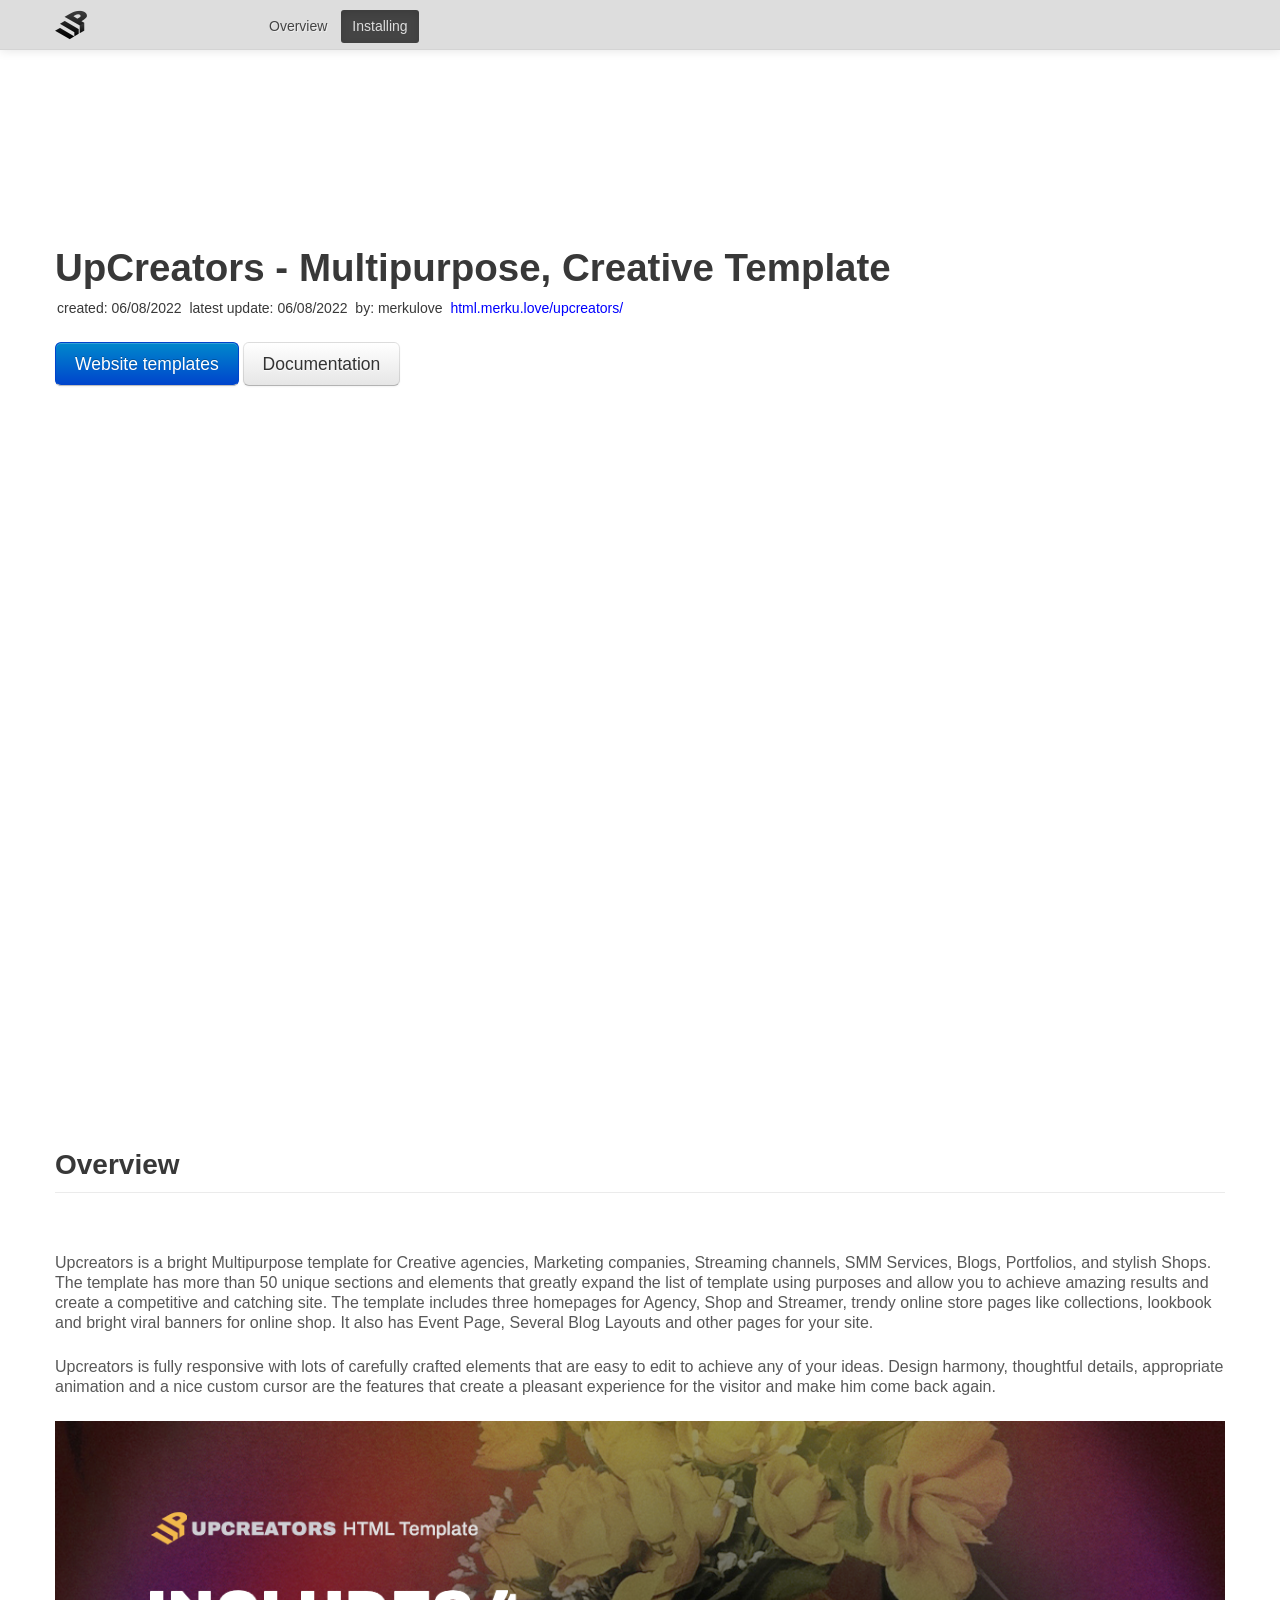
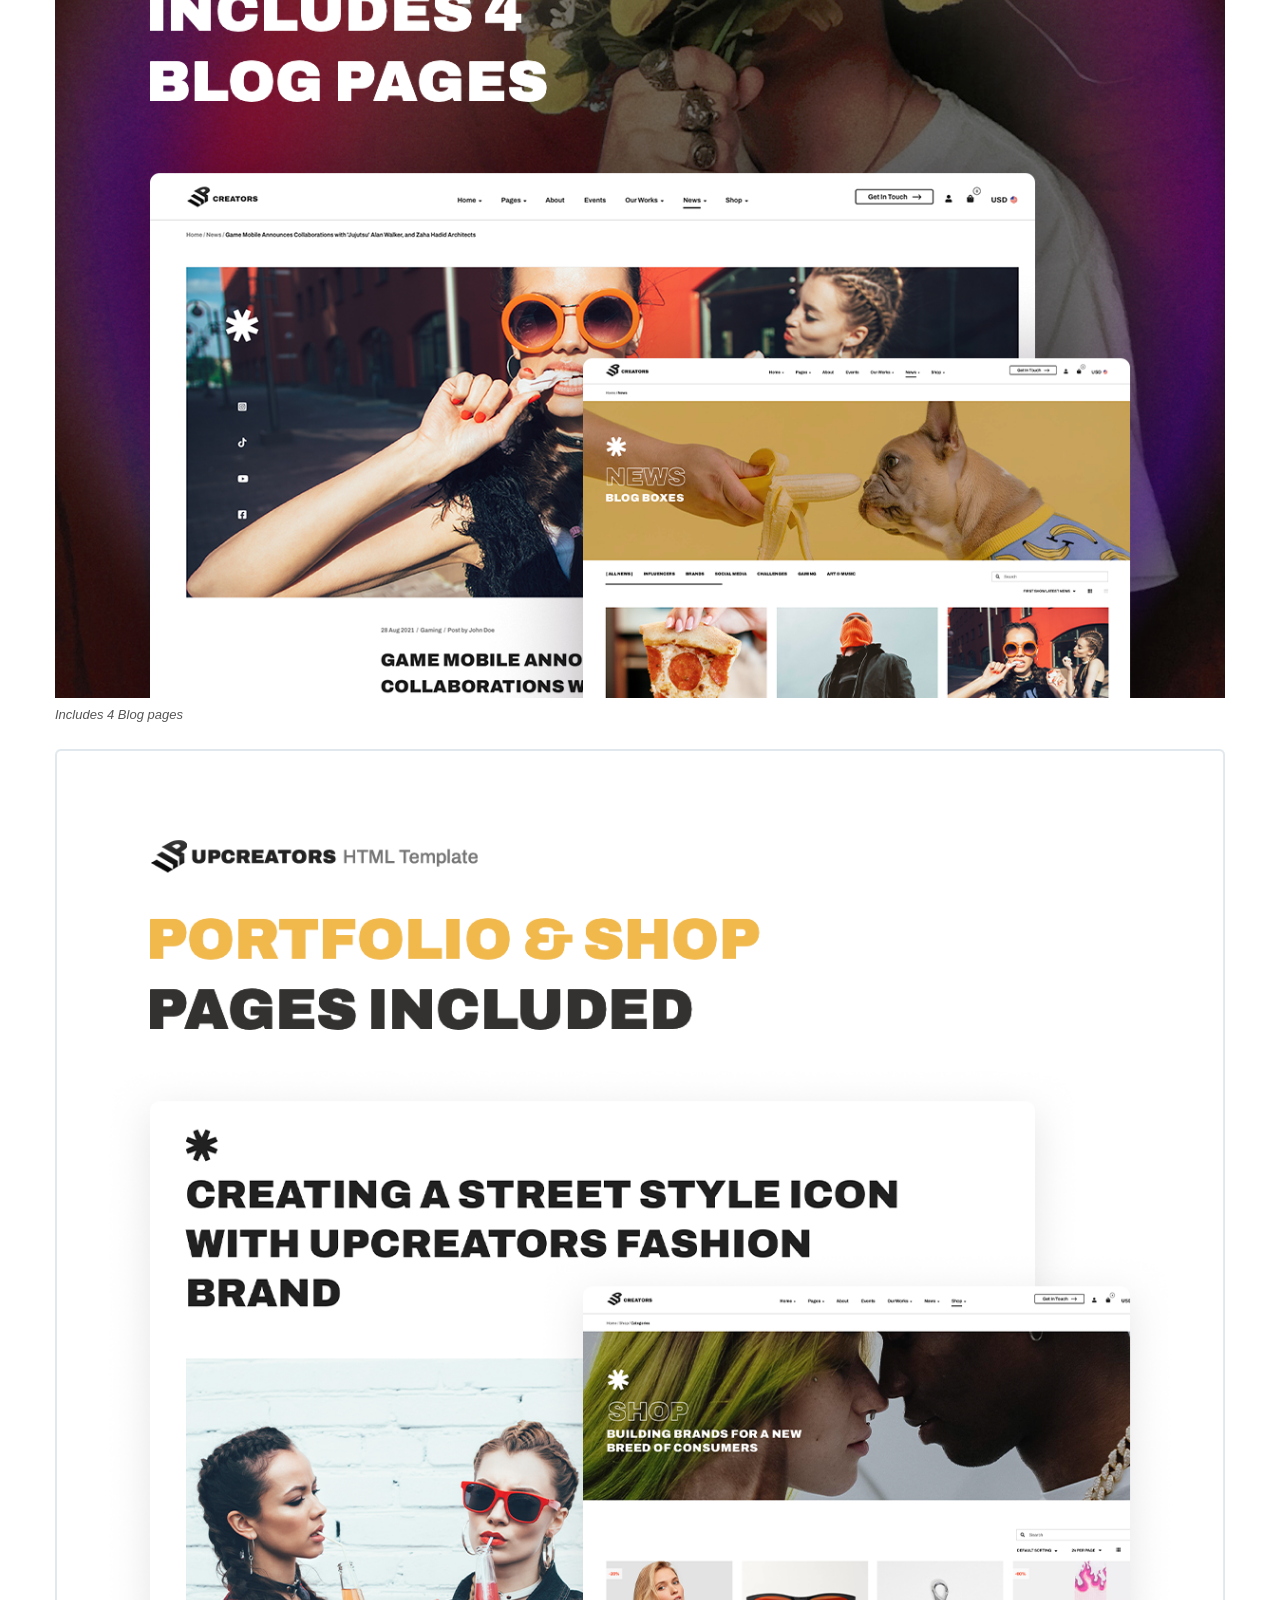
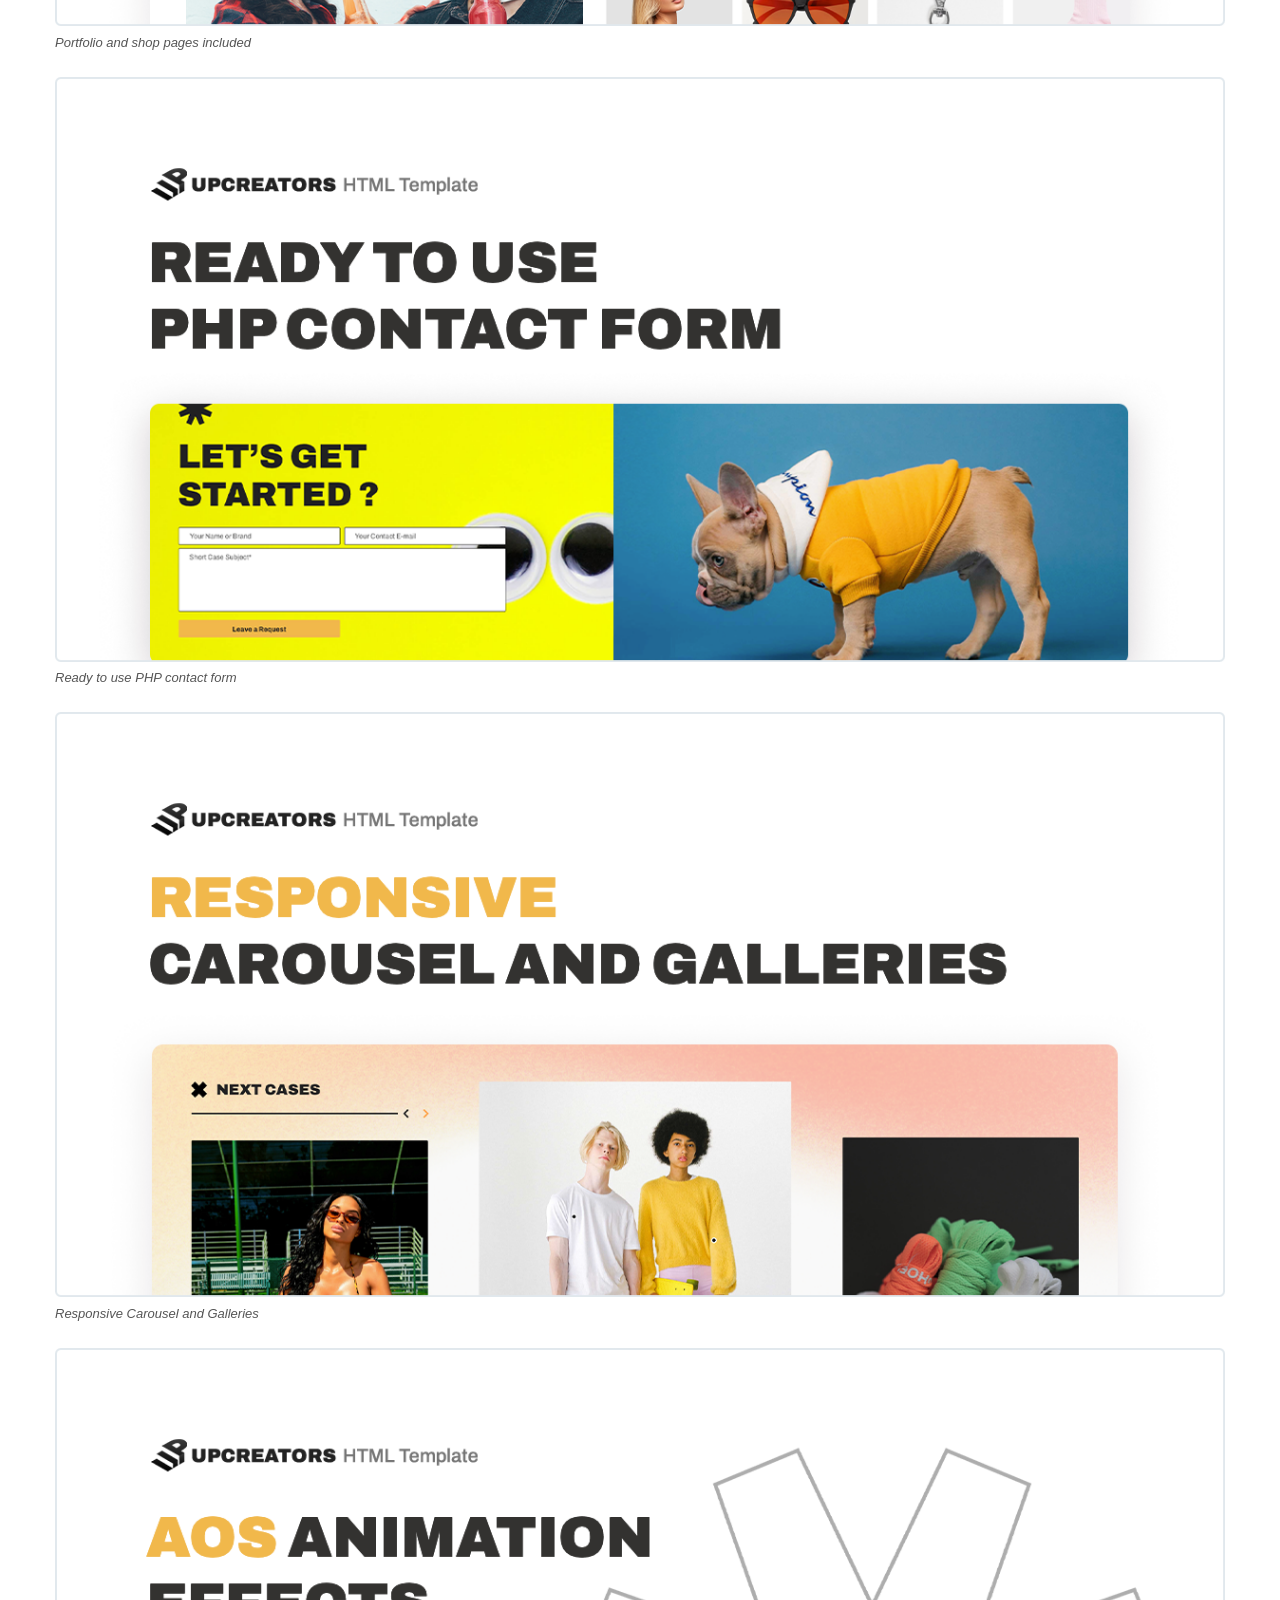
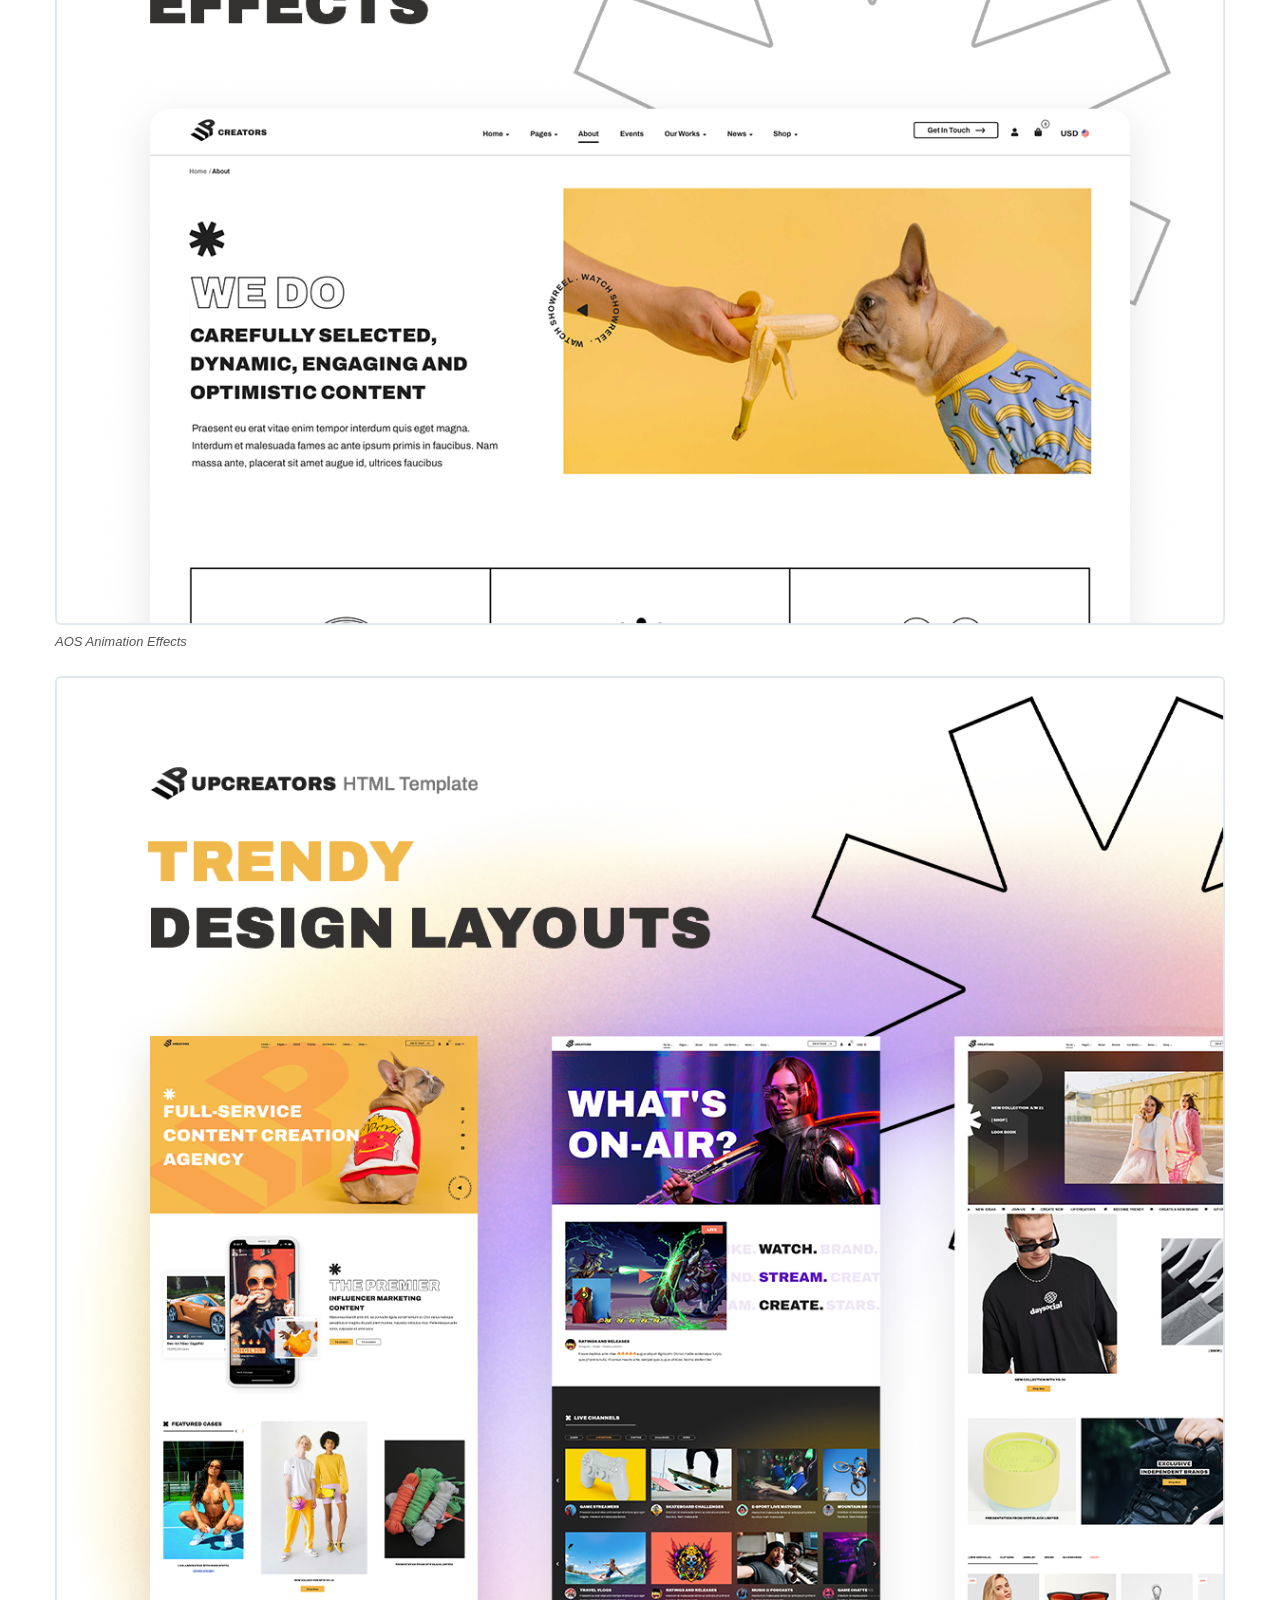
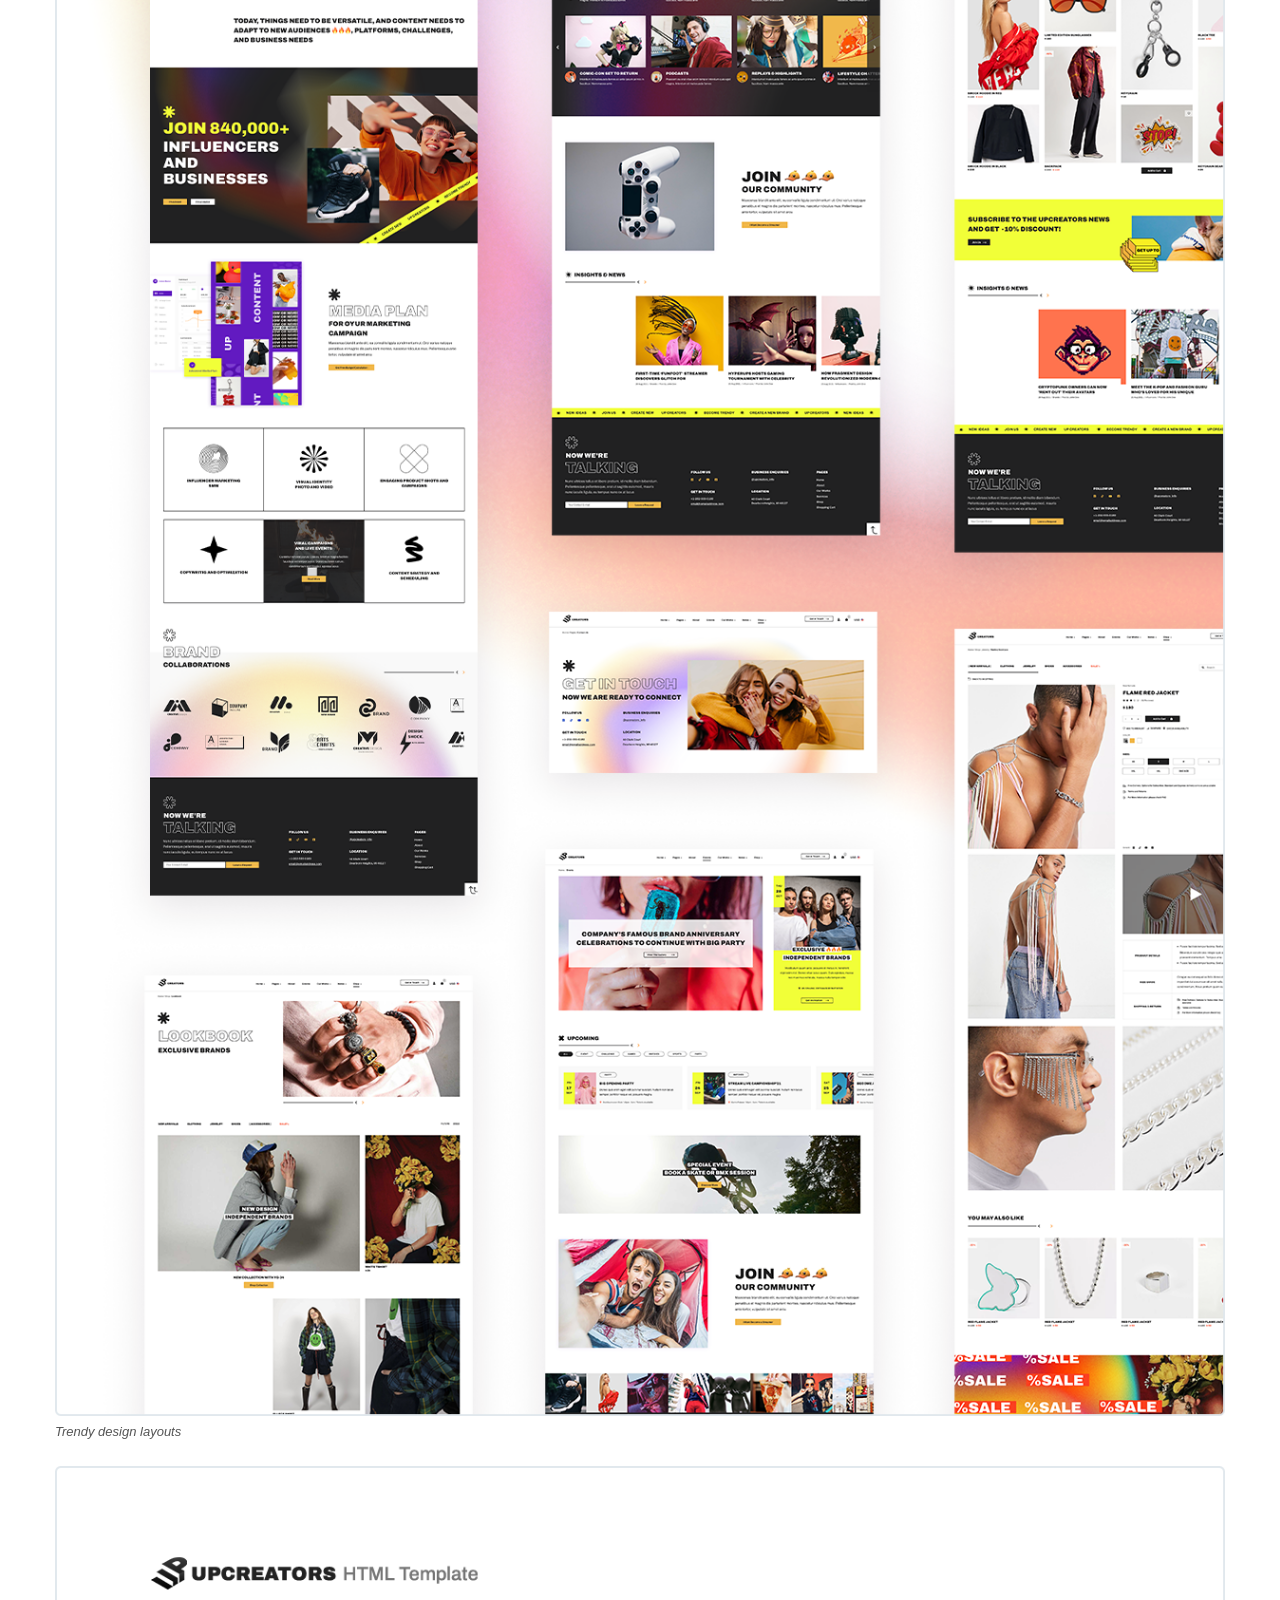
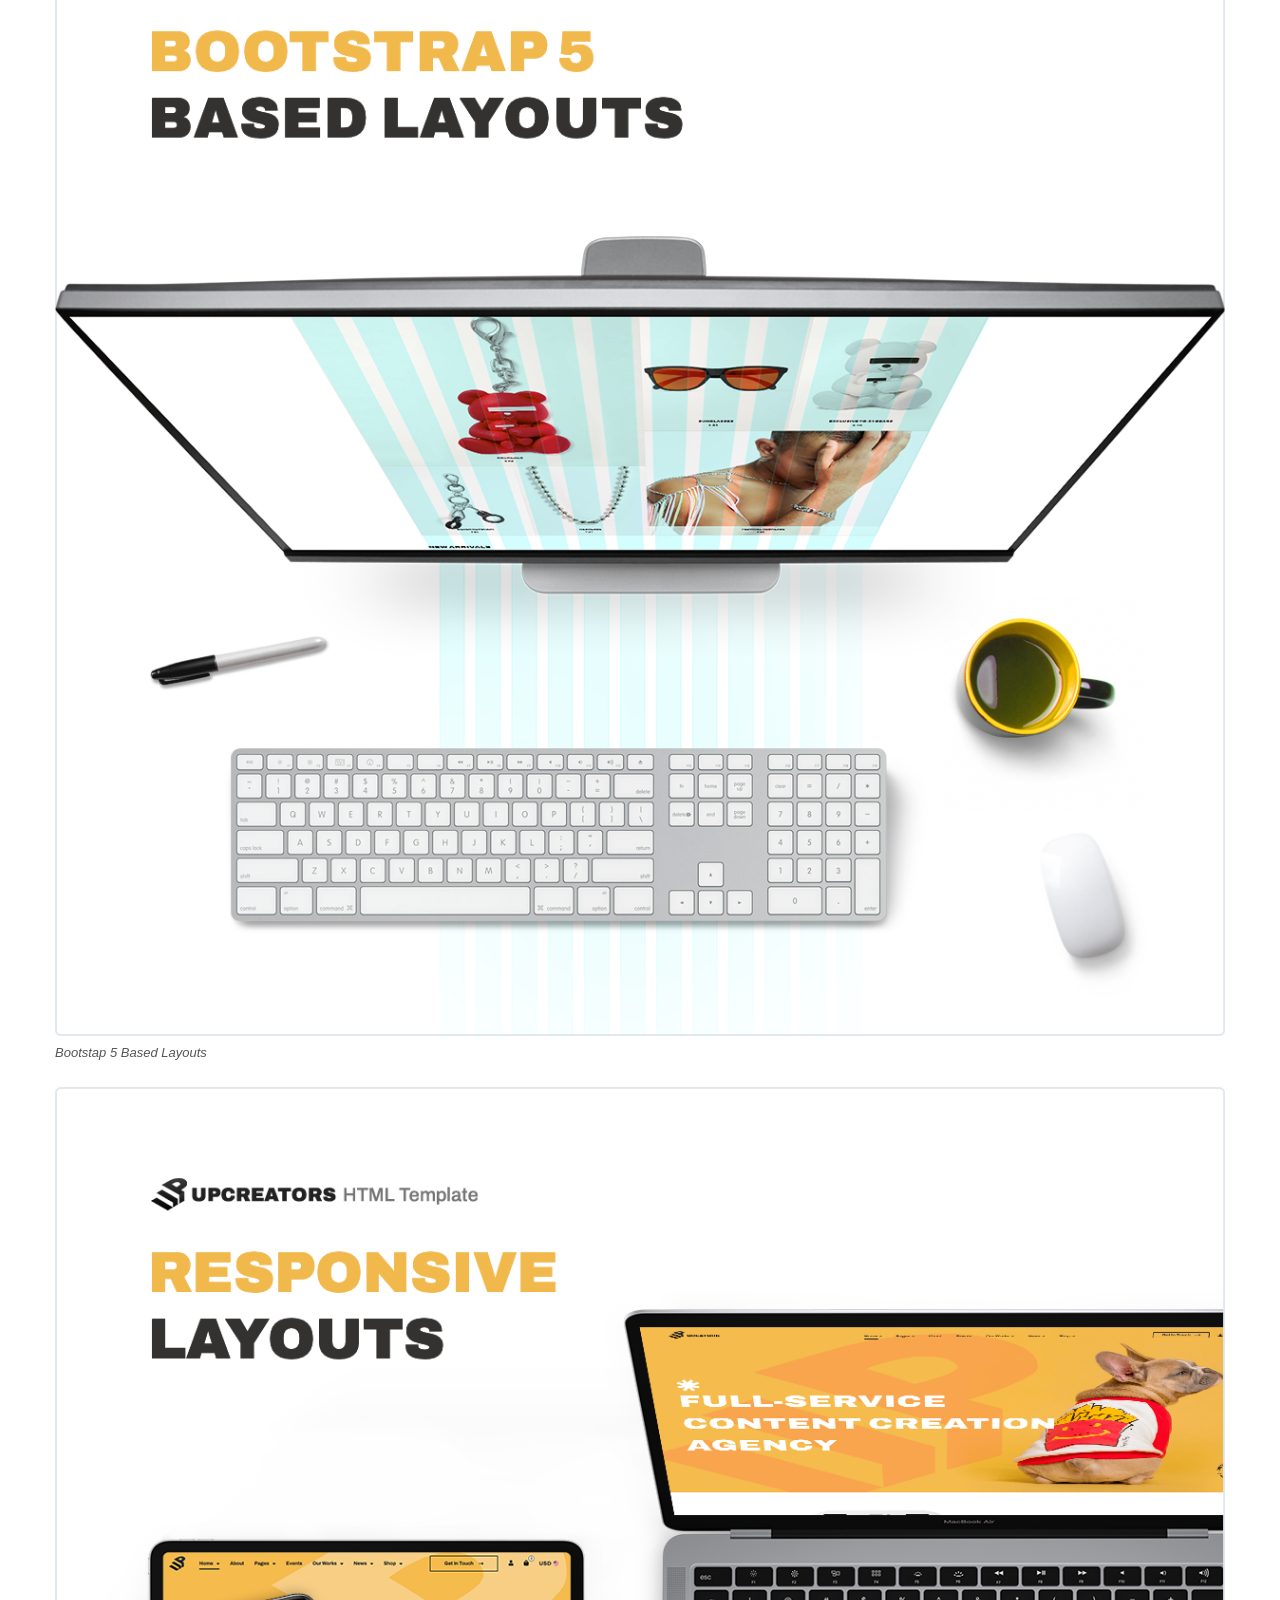
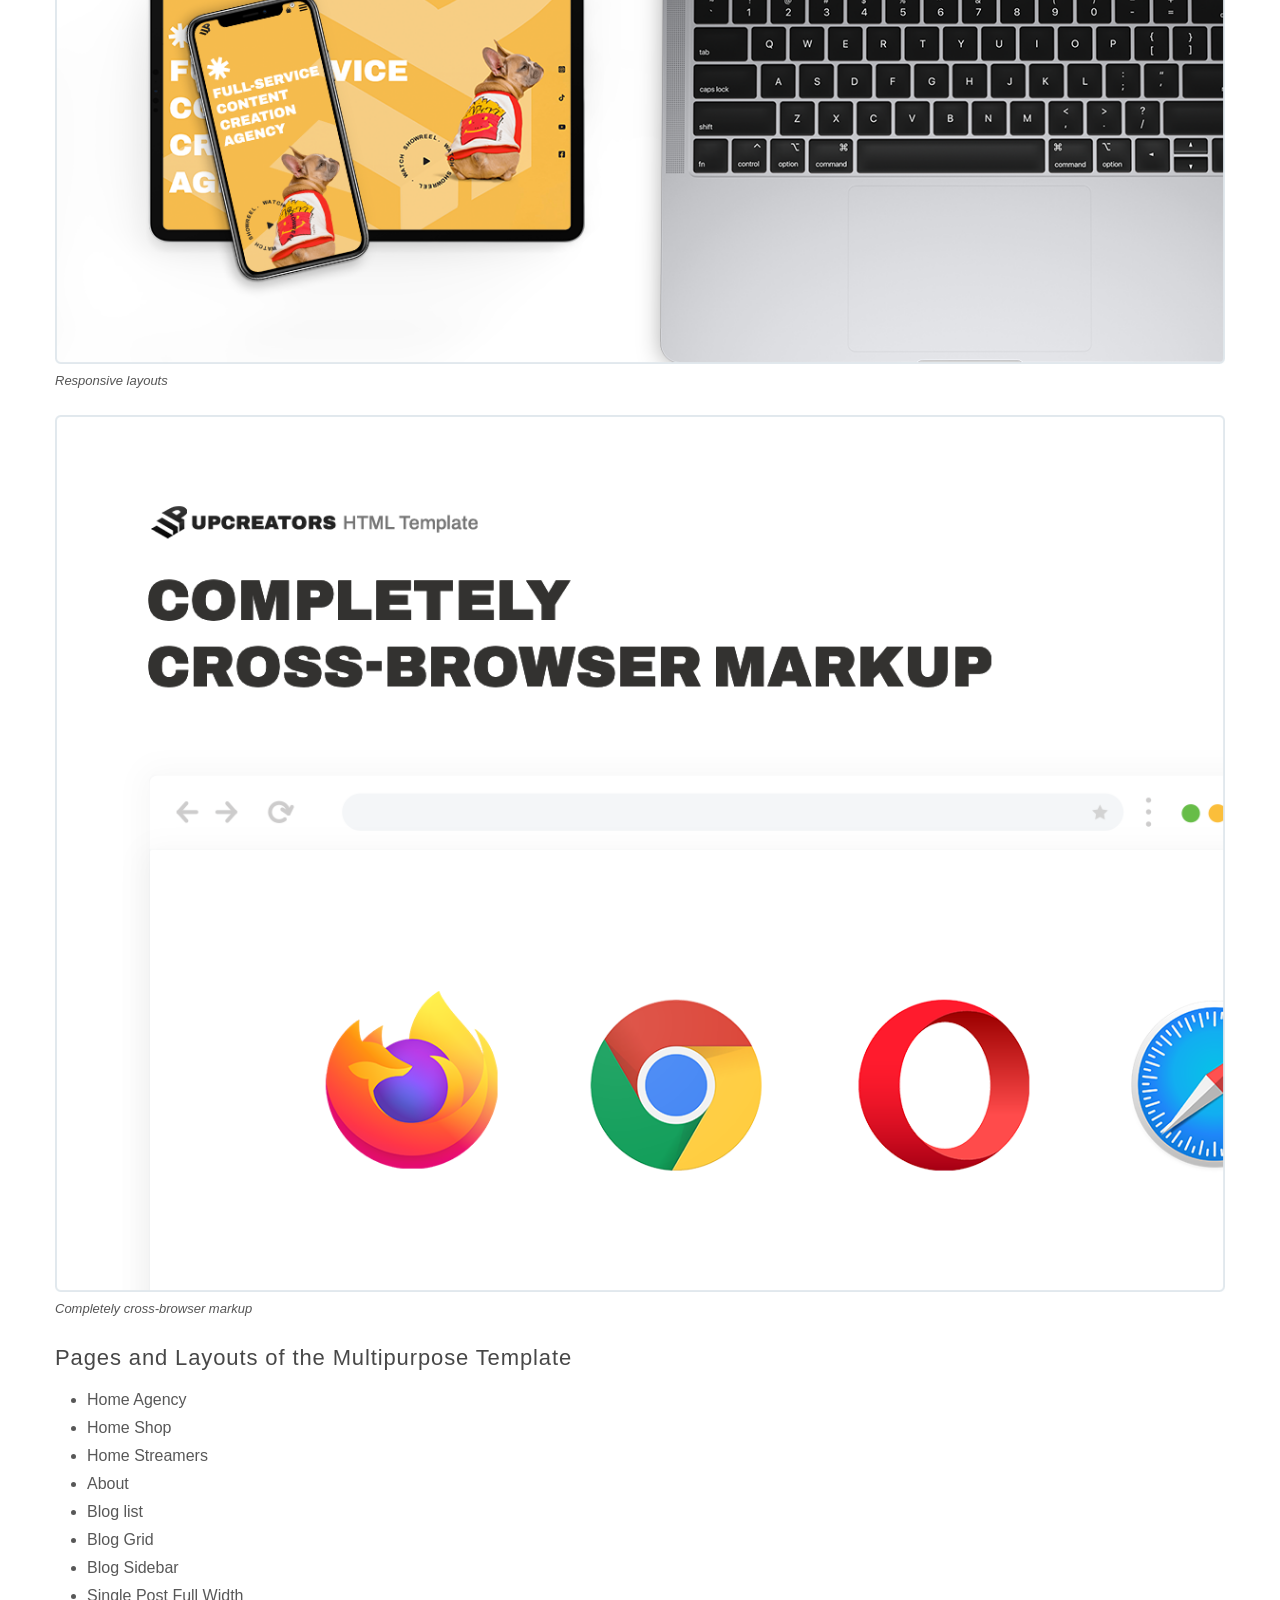
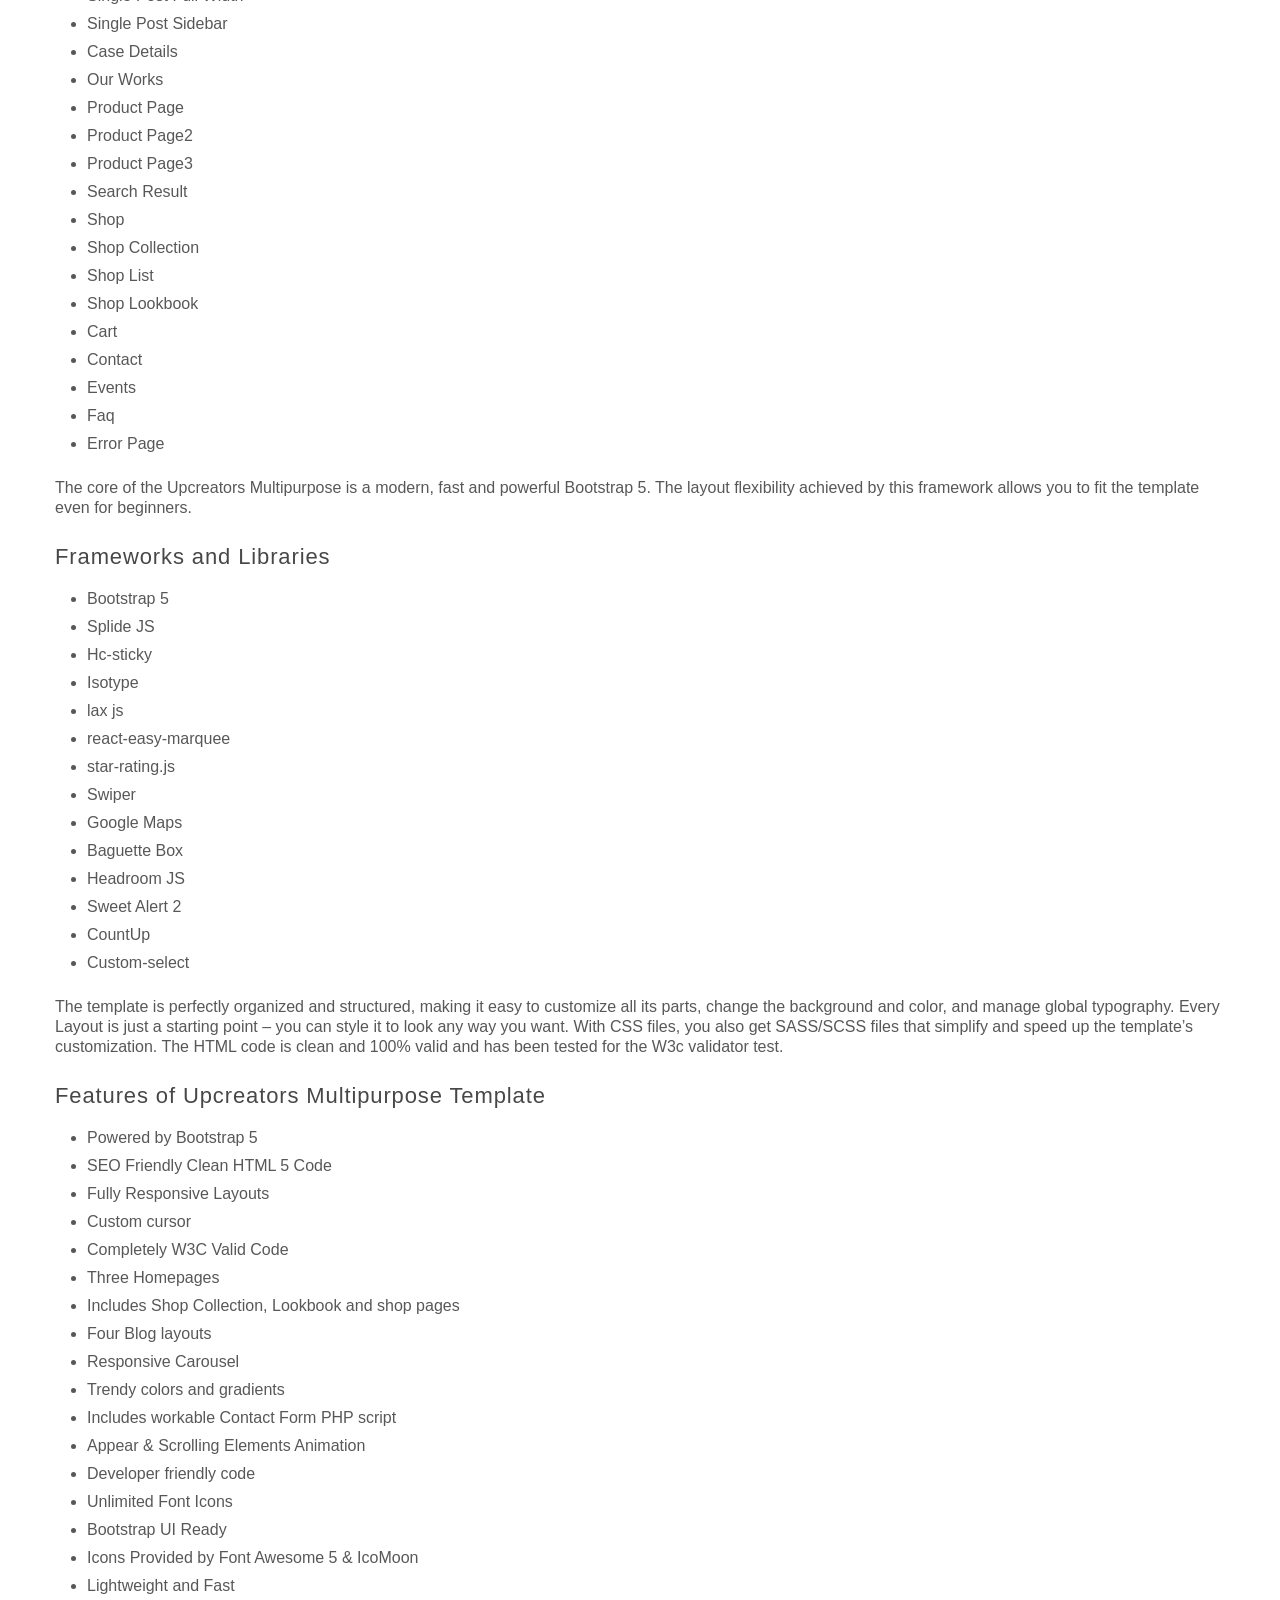
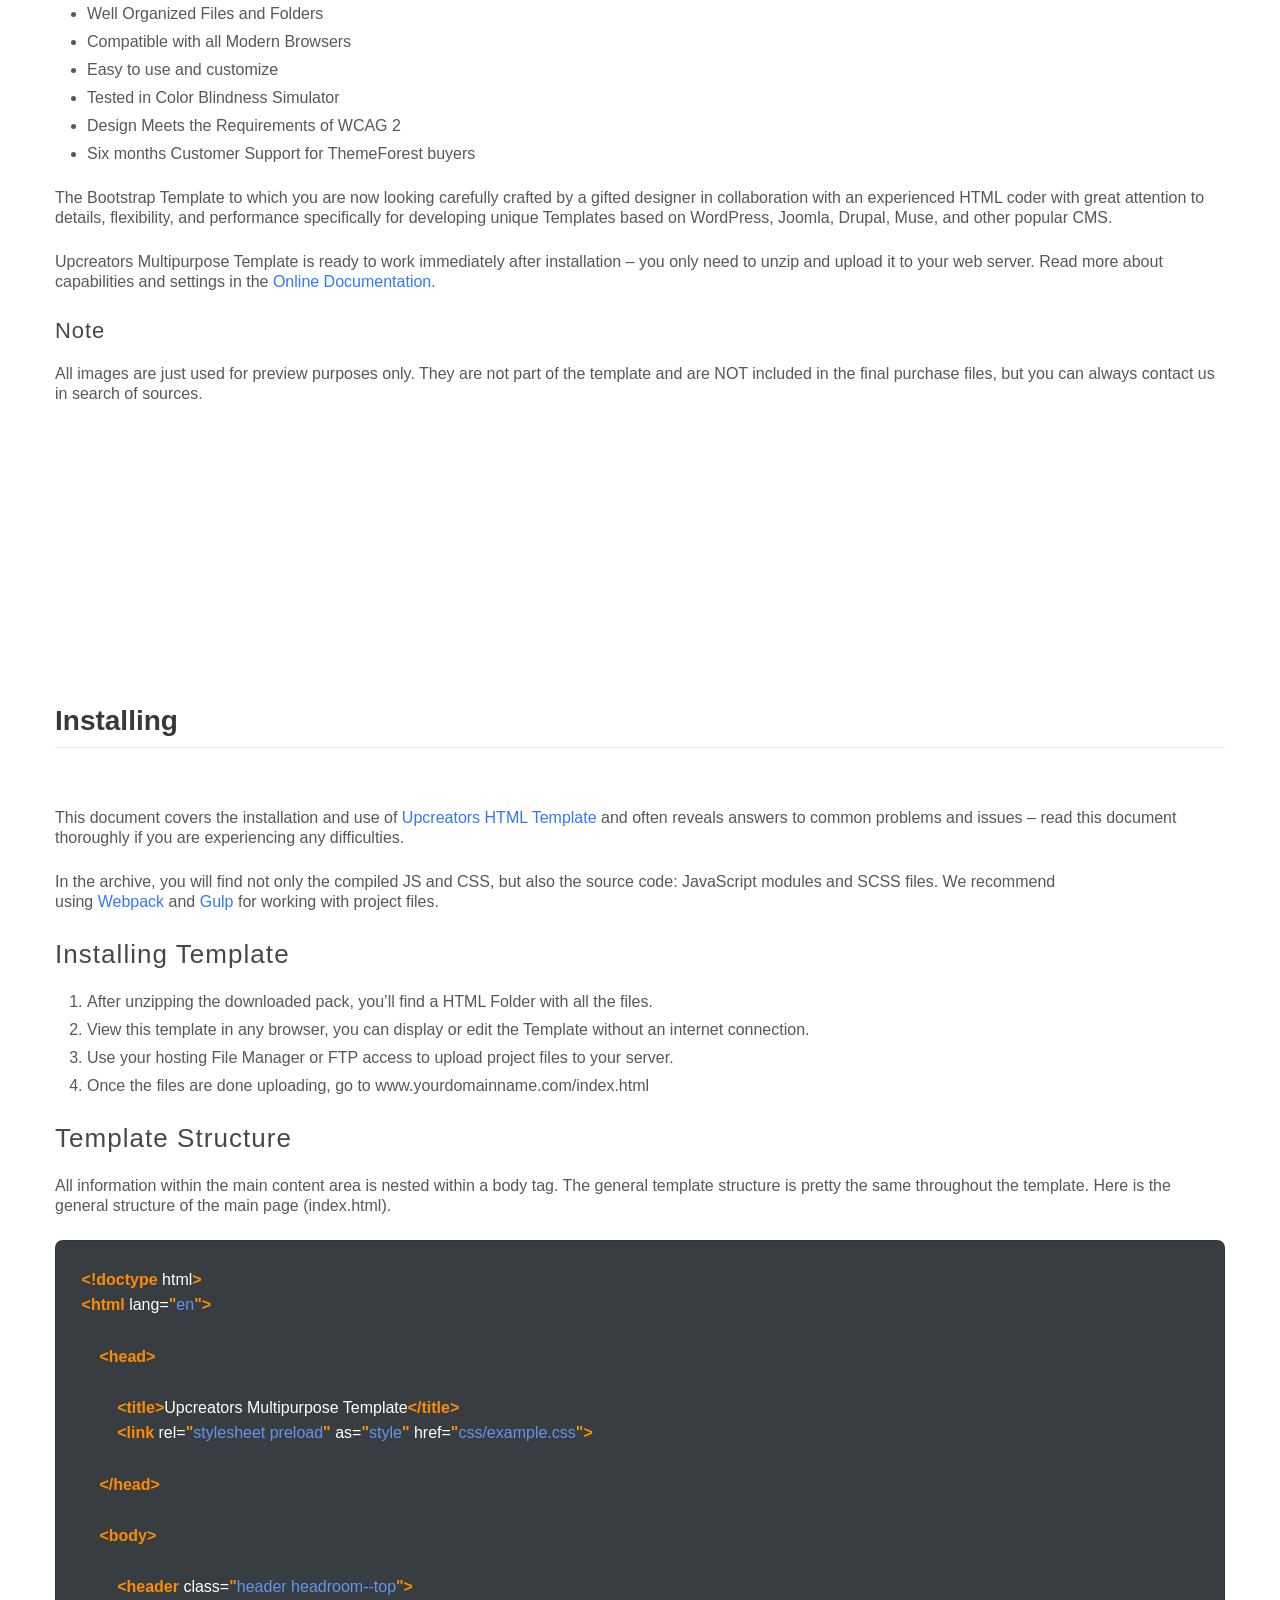
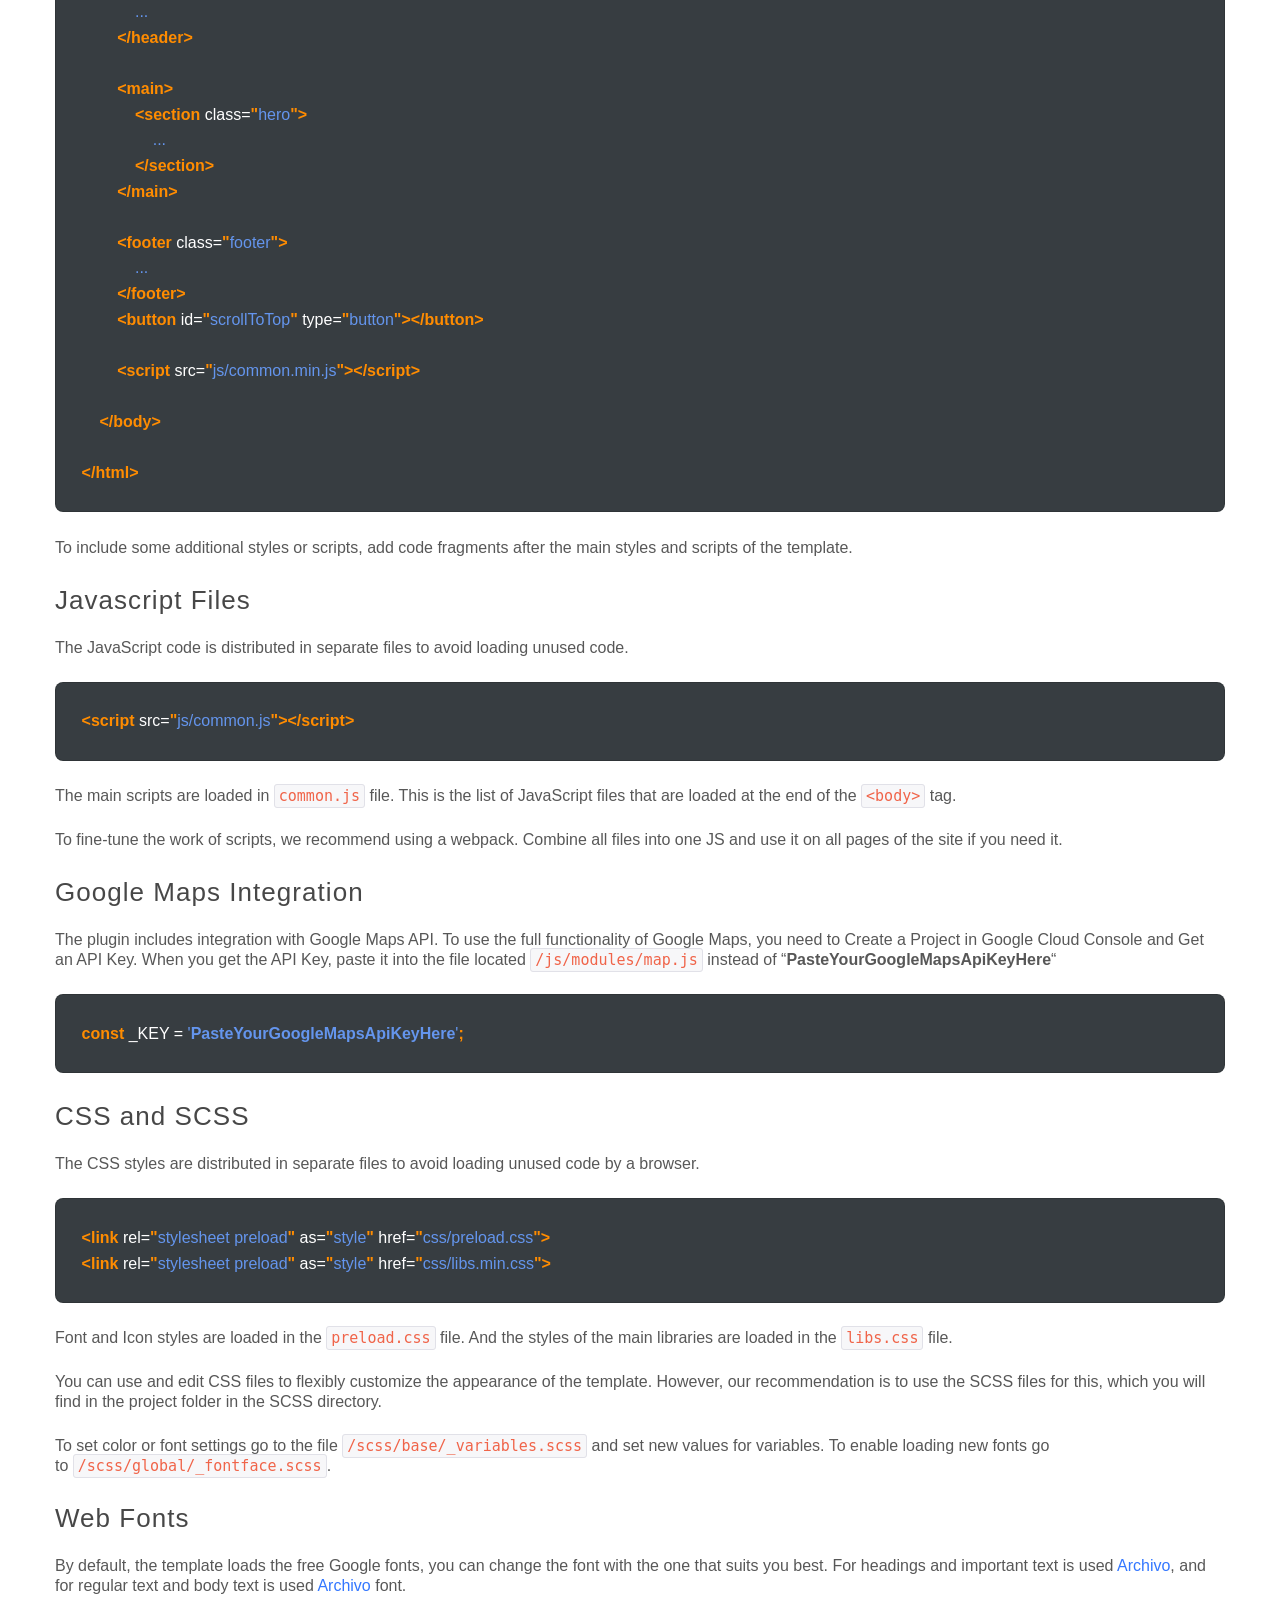
<file: Documentation/index.html>
<!DOCTYPE html>
<html lang="en">
    <head>
    <meta charset="utf-8">
	<title>UpCreators - Multipurpose, Creative Template</title>
 	<meta name="description" content="">
	<meta name="author" content="merkulove">
	<meta name="copyright" content="merkulove">
	<meta name="generator" content="Documenter v2.0 https://evp.to/documenter">
	<meta name="date" content="2022-06-08T00:00:00+02:00">

    <meta name="viewport" content="width=device-width, initial-scale=1.0, maximum-scale=1.0, minimum-scale=1.0">

    <link href="assets/css/bootstrap.css" rel="stylesheet">
    <link href="assets/js/google-code-prettify/prettify.css" rel="stylesheet">
    <link href="assets/css/bootstrap-responsive.css" rel="stylesheet">
    <link href="assets/css/documenter_style.css" rel="stylesheet">
    <!-- Le HTML5 shim, for IE6-8 support of HTML5 elements -->
    <!--[if lt IE 9]>
      <script src="//html5shim.googlecode.com/svn/trunk/html5.js"></script>
    <![endif]-->

    <link rel="shortcut icon" type="image/x-icon" href="favicon.ico" />


	<style>
		html, body{background-color:#FFFFFF;color:#383838;}
		h1,h2,h3,h4,h5,h6{color:#383838;}
		section table{background-color:#FFFFFF;}
		::-moz-selection{background:#444444;color:#DDDDDD;}
		::selection{background:#444444;color:#DDDDDD;}
		a.brand{background-image:url(assets/images/image_8.png);}
		a, a:hover, a:active{color:#0000FF;}
		hr{border-top:1px solid #EBEBEB;border-bottom:1px solid #FFFFFF;}
		div.navbar-inner, .navbar .nav li ul{background:#DDDDDD;color:#222222;}
		a.btn-navbar{background:#DDDDDD;color:#222222;}
		.navbar .nav li a{color:#222222;text-shadow:1px 1px 0px #EEEEEE;}
		.navbar .nav li a:hover, .navbar .nav li.active a{text-shadow:none;}
		div.navbar-inner ul{}
		.navbar .nav > li a{color:#444444;}
		.navbar .nav > li a:hover, a.btn-navbar:hover{background:#444444;color:#DDDDDD;}
		.navbar .nav .active > a, .navbar .nav .active > a:hover, a.btn-navbar:active{background-color:#444444;color:#DDDDDD;}
		.navbar .nav li ul li a:hover{background:#444444;color:#DDDDDD;}
		.navbar .nav li ul li a:active{background:#444444;color:#DDDDDD;}
		.btn-primary {
			  background-image: -moz-linear-gradient(top, #0088CC, #0044CC);
			  background-image: -ms-linear-gradient(top, #0088CC, #0044CC);
			  background-image: -webkit-gradient(linear, 0 0, 0 0088CC%, from(#DDDDDD), to(#0044CC));
			  background-image: -webkit-linear-gradient(top, #0088CC, #0044CC);
			  background-image: -o-linear-gradient(top, #0088CC, #0044CC);
			  background-image: linear-gradient(top, #0088CC, #0044CC);
			  filter: progid:DXImageTransform.Microsoft.gradient(startColorstr='#0088CC', endColorstr='#0044CC', GradientType=0);
			  border-color: #0044CC #0044CC #bfbfbf;
			  color:#FFFFFF;
		}
		.btn-primary:hover,
		.btn-primary:active,
		.btn-primary.active,
		.btn-primary.disabled,
		.btn-primary[disabled] {
		  background-color: #0044CC;
		}
		#documenter_copyright{display:block !important;visibility:visible !important;}
	</style>

	
	
    </head>

<body class="documenter-project-upcreators" data-spy="scroll" id="top">

<!-- Documentation Navbar -->

<div class="navbar navbar-fixed-top">
	<div class="navbar-inner">
		<div class="container">
			<a class="btn btn-navbar" data-toggle="collapse" data-target=".nav-collapse"> <span class="icon-bar"></span> <span class="icon-bar"></span> <span class="icon-bar"></span> </a>
			<a class="brand" href="#">UpCreators - Multipurpose, Creative Template</a>
			<div class="nav-collapse">
			<ul class="nav">
					
			<li><a href="#overview" title="Overview">Overview</a></li>
			<li><a href="#installing" title="Installing">Installing</a></li>

			</ul>
			</div>
		</div>
	</div>
</div> <!-- End of Navbar -->

<!-- Main Container Beginning -->

<div class="container" id="documenter_content">

	<div id="documenter-cover">
	<div class="masthead">
	    <h1>UpCreators - Multipurpose, Creative Template</h1>
	    <p></p>
	    <ul class="marketing-byline">
			<li>created: 06/08/2022</li>
			<li>latest update: 06/08/2022</li>
			<li>by: merkulove</li>
			<li><a href="https://html.merku.love/upcreators/">html.merku.love/upcreators/</a></li>
		</ul>
	    <p class="download-info">
			<a href="https://1.envato.market/tf-merkulove" class="btn btn-primary btn-large">Website templates</a> <a href="https://docs.merkulov.design/category/upcreators" class="btn btn-large">Documentation</a> 
		</p>

	</div> <!-- masthead -->


	</div>

  <section id="overview">
	<div class="page-header"><h3>Overview</h3><hr class="notop"></div>
<p style="box-sizing: inherit; margin: 0px 0px 1.5em; padding: 0px; color: rgba(0, 0, 0, 0.66); font-family: &quot;Open Sans&quot;, Arial, sans-serif; font-size: 16px;">
	Upcreators is a bright Multipurpose template for Creative agencies, Marketing companies, Streaming channels, SMM Services, Blogs, Portfolios, and stylish Shops. The template has more than 50 unique sections and elements that greatly expand the list of template using purposes and allow you to achieve amazing results and create a competitive and catching site. The template includes three homepages for Agency, Shop and Streamer, trendy online store pages like collections, lookbook and bright viral banners for online shop. It also has Event Page, Several Blog Layouts and other pages for your site.</p>
<p style="box-sizing: inherit; margin: 0px 0px 1.5em; padding: 0px; color: rgba(0, 0, 0, 0.66); font-family: &quot;Open Sans&quot;, Arial, sans-serif; font-size: 16px;">
	Upcreators is fully responsive with lots of carefully crafted elements that are easy to edit to achieve any of your ideas. Design harmony, thoughtful details, appropriate animation and a nice custom cursor are the features that create a pleasant experience for the visitor and make him come back again. &nbsp;</p>
<figure class="wp-block-image size-large" style="box-sizing: inherit; margin: 0px 0px 1.5em; color: rgba(0, 0, 0, 0.66); font-family: &quot;Open Sans&quot;, Arial, sans-serif; font-size: 16px;">
	<img alt="Includes 4 Blog pages" src="assets/images/image_1.png" style="box-sizing: inherit; border-style: none; height: auto; max-width: 100%; vertical-align: bottom; border-radius: inherit;"><figcaption style="box-sizing: inherit; margin-top: 0.5em; margin-bottom: 1.5em; color: rgb(85, 85, 85); font-size: 13px; font-style: italic;">Includes 4 Blog pages</figcaption></figure>
<figure class="wp-block-image size-large" style="box-sizing: inherit; margin: 0px 0px 1.5em; color: rgba(0, 0, 0, 0.66); font-family: &quot;Open Sans&quot;, Arial, sans-serif; font-size: 16px;">
	<img alt="Portfolio and shop pages included " src="assets/images/image_10.png" style="box-sizing: inherit; border-style: none; height: auto; max-width: 100%; vertical-align: bottom; border-radius: inherit;"><figcaption style="box-sizing: inherit; margin-top: 0.5em; margin-bottom: 1.5em; color: rgb(85, 85, 85); font-size: 13px; font-style: italic;">Portfolio and shop pages included</figcaption></figure>
<figure class="wp-block-image size-large" style="box-sizing: inherit; margin: 0px 0px 1.5em; color: rgba(0, 0, 0, 0.66); font-family: &quot;Open Sans&quot;, Arial, sans-serif; font-size: 16px;">
	<img alt="Ready to use PHP contact form" src="assets/images/image_4.png" style="box-sizing: inherit; border-style: none; height: auto; max-width: 100%; vertical-align: bottom; border-radius: inherit;"><figcaption style="box-sizing: inherit; margin-top: 0.5em; margin-bottom: 1.5em; color: rgb(85, 85, 85); font-size: 13px; font-style: italic;">Ready to use PHP contact form</figcaption></figure>
<figure class="wp-block-image size-large" style="box-sizing: inherit; margin: 0px 0px 1.5em; color: rgba(0, 0, 0, 0.66); font-family: &quot;Open Sans&quot;, Arial, sans-serif; font-size: 16px;">
	<img alt="Responsive Carousel and Galleries" src="assets/images/image_5.png" style="box-sizing: inherit; border-style: none; height: auto; max-width: 100%; vertical-align: bottom; border-radius: inherit;"><figcaption style="box-sizing: inherit; margin-top: 0.5em; margin-bottom: 1.5em; color: rgb(85, 85, 85); font-size: 13px; font-style: italic;">Responsive Carousel and Galleries</figcaption></figure>
<figure class="wp-block-image size-large" style="box-sizing: inherit; margin: 0px 0px 1.5em; color: rgba(0, 0, 0, 0.66); font-family: &quot;Open Sans&quot;, Arial, sans-serif; font-size: 16px;">
	<img alt="AOS Animation Effects" src="assets/images/image_6.png" style="box-sizing: inherit; border-style: none; height: auto; max-width: 100%; vertical-align: bottom; border-radius: inherit;"><figcaption style="box-sizing: inherit; margin-top: 0.5em; margin-bottom: 1.5em; color: rgb(85, 85, 85); font-size: 13px; font-style: italic;">AOS Animation Effects</figcaption></figure>
<figure class="wp-block-image size-large" style="box-sizing: inherit; margin: 0px 0px 1.5em; color: rgba(0, 0, 0, 0.66); font-family: &quot;Open Sans&quot;, Arial, sans-serif; font-size: 16px;">
	<img alt="Trendy design layouts" src="assets/images/image_7.png" style="box-sizing: inherit; border-style: none; height: auto; max-width: 100%; vertical-align: bottom; border-radius: inherit;"><figcaption style="box-sizing: inherit; margin-top: 0.5em; margin-bottom: 1.5em; color: rgb(85, 85, 85); font-size: 13px; font-style: italic;">Trendy design layouts</figcaption></figure>
<figure class="wp-block-image size-large" style="box-sizing: inherit; margin: 0px 0px 1.5em; color: rgba(0, 0, 0, 0.66); font-family: &quot;Open Sans&quot;, Arial, sans-serif; font-size: 16px;">
	<img alt="Bootstap 5 Based Layouts" src="assets/images/image_2.png" style="box-sizing: inherit; border-style: none; height: auto; max-width: 100%; vertical-align: bottom; border-radius: inherit;"><figcaption style="box-sizing: inherit; margin-top: 0.5em; margin-bottom: 1.5em; color: rgb(85, 85, 85); font-size: 13px; font-style: italic;">Bootstap 5 Based Layouts</figcaption></figure>
<figure class="wp-block-image size-large" style="box-sizing: inherit; margin: 0px 0px 1.5em; color: rgba(0, 0, 0, 0.66); font-family: &quot;Open Sans&quot;, Arial, sans-serif; font-size: 16px;">
	<img alt="Responsive layouts" src="assets/images/image_9.png" style="box-sizing: inherit; border-style: none; height: auto; max-width: 100%; vertical-align: bottom; border-radius: inherit;"><figcaption style="box-sizing: inherit; margin-top: 0.5em; margin-bottom: 1.5em; color: rgb(85, 85, 85); font-size: 13px; font-style: italic;">Responsive layouts</figcaption></figure>
<figure class="wp-block-image size-large" style="box-sizing: inherit; margin: 0px 0px 1.5em; color: rgba(0, 0, 0, 0.66); font-family: &quot;Open Sans&quot;, Arial, sans-serif; font-size: 16px;">
	<img alt="Completely cross-browser markup" src="assets/images/image_3.png" style="box-sizing: inherit; border-style: none; height: auto; max-width: 100%; vertical-align: bottom; border-radius: inherit;"><figcaption style="box-sizing: inherit; margin-top: 0.5em; margin-bottom: 1.5em; color: rgb(85, 85, 85); font-size: 13px; font-style: italic;">Completely cross-browser markup</figcaption></figure>
<h3 style="box-sizing: inherit; clear: both; line-height: 1.4; margin: 0px 0px 0.75em; padding: 0px; color: rgba(0, 0, 0, 0.72); font-size: 1.375rem; font-weight: 300; font-family: &quot;Varela Round&quot;, sans-serif; letter-spacing: 0.04em; -webkit-font-smoothing: subpixel-antialiased;">
	Pages and Layouts of the Multipurpose Template</h3>
<ul style="box-sizing: border-box; margin: 0px 0px 1.5rem; padding-right: 0px; padding-left: 2em; list-style-position: initial; list-style-image: initial; color: rgba(0, 0, 0, 0.66); font-family: &quot;Open Sans&quot;, Arial, sans-serif; font-size: 16px;">
	<li style="box-sizing: inherit; margin: 0.5em 0px;">
		Home Agency</li>
	<li style="box-sizing: inherit; margin: 0.5em 0px;">
		Home Shop</li>
	<li style="box-sizing: inherit; margin: 0.5em 0px;">
		Home Streamers</li>
	<li style="box-sizing: inherit; margin: 0.5em 0px;">
		About</li>
	<li style="box-sizing: inherit; margin: 0.5em 0px;">
		Blog list</li>
	<li style="box-sizing: inherit; margin: 0.5em 0px;">
		Blog Grid</li>
	<li style="box-sizing: inherit; margin: 0.5em 0px;">
		Blog Sidebar</li>
	<li style="box-sizing: inherit; margin: 0.5em 0px;">
		Single Post Full Width</li>
	<li style="box-sizing: inherit; margin: 0.5em 0px;">
		Single Post Sidebar</li>
	<li style="box-sizing: inherit; margin: 0.5em 0px;">
		Case Details</li>
	<li style="box-sizing: inherit; margin: 0.5em 0px;">
		Our Works</li>
	<li style="box-sizing: inherit; margin: 0.5em 0px;">
		Product Page</li>
	<li style="box-sizing: inherit; margin: 0.5em 0px;">
		Product Page2</li>
	<li style="box-sizing: inherit; margin: 0.5em 0px;">
		Product Page3</li>
	<li style="box-sizing: inherit; margin: 0.5em 0px;">
		Search Result</li>
	<li style="box-sizing: inherit; margin: 0.5em 0px;">
		Shop</li>
	<li style="box-sizing: inherit; margin: 0.5em 0px;">
		Shop Collection</li>
	<li style="box-sizing: inherit; margin: 0.5em 0px;">
		Shop List</li>
	<li style="box-sizing: inherit; margin: 0.5em 0px;">
		Shop Lookbook</li>
	<li style="box-sizing: inherit; margin: 0.5em 0px;">
		Cart</li>
	<li style="box-sizing: inherit; margin: 0.5em 0px;">
		Contact</li>
	<li style="box-sizing: inherit; margin: 0.5em 0px;">
		Events</li>
	<li style="box-sizing: inherit; margin: 0.5em 0px;">
		Faq</li>
	<li style="box-sizing: inherit; margin: 0.5em 0px;">
		Error Page</li>
</ul>
<p style="box-sizing: inherit; margin: 0px 0px 1.5em; padding: 0px; color: rgba(0, 0, 0, 0.66); font-family: &quot;Open Sans&quot;, Arial, sans-serif; font-size: 16px;">
	The core of the&nbsp;Upcreators Multipurpose is a modern, fast and powerful Bootstrap 5. The layout flexibility achieved by this framework allows you to fit the template even for beginners.</p>
<h3 style="box-sizing: inherit; clear: both; line-height: 1.4; margin: 0px 0px 0.75em; padding: 0px; color: rgba(0, 0, 0, 0.72); font-size: 1.375rem; font-weight: 300; font-family: &quot;Varela Round&quot;, sans-serif; letter-spacing: 0.04em; -webkit-font-smoothing: subpixel-antialiased;">
	Frameworks and Libraries</h3>
<ul style="box-sizing: border-box; margin: 0px 0px 1.5rem; padding-right: 0px; padding-left: 2em; list-style-position: initial; list-style-image: initial; color: rgba(0, 0, 0, 0.66); font-family: &quot;Open Sans&quot;, Arial, sans-serif; font-size: 16px;">
	<li style="box-sizing: inherit; margin: 0.5em 0px;">
		Bootstrap 5</li>
	<li style="box-sizing: inherit; margin: 0.5em 0px;">
		Splide JS</li>
	<li style="box-sizing: inherit; margin: 0.5em 0px;">
		Hc-sticky</li>
	<li style="box-sizing: inherit; margin: 0.5em 0px;">
		Isotype</li>
	<li style="box-sizing: inherit; margin: 0.5em 0px;">
		lax js</li>
	<li style="box-sizing: inherit; margin: 0.5em 0px;">
		react-easy-marquee</li>
	<li style="box-sizing: inherit; margin: 0.5em 0px;">
		star-rating.js</li>
	<li style="box-sizing: inherit; margin: 0.5em 0px;">
		Swiper</li>
	<li style="box-sizing: inherit; margin: 0.5em 0px;">
		Google Maps</li>
	<li style="box-sizing: inherit; margin: 0.5em 0px;">
		Baguette Box</li>
	<li style="box-sizing: inherit; margin: 0.5em 0px;">
		Headroom JS</li>
	<li style="box-sizing: inherit; margin: 0.5em 0px;">
		Sweet Alert 2</li>
	<li style="box-sizing: inherit; margin: 0.5em 0px;">
		CountUp</li>
	<li style="box-sizing: inherit; margin: 0.5em 0px;">
		Custom-select</li>
</ul>
<p style="box-sizing: inherit; margin: 0px 0px 1.5em; padding: 0px; color: rgba(0, 0, 0, 0.66); font-family: &quot;Open Sans&quot;, Arial, sans-serif; font-size: 16px;">
	The template is perfectly organized and structured, making it easy to customize all its parts, change the background and color, and manage global typography. Every Layout is just a starting point &ndash; you can style it to look any way you want. With CSS files, you also get SASS/SCSS files that simplify and speed up the template&rsquo;s customization. The HTML code is clean and 100% valid and has been tested for the W3c validator test.</p>
<h3 style="box-sizing: inherit; clear: both; line-height: 1.4; margin: 0px 0px 0.75em; padding: 0px; color: rgba(0, 0, 0, 0.72); font-size: 1.375rem; font-weight: 300; font-family: &quot;Varela Round&quot;, sans-serif; letter-spacing: 0.04em; -webkit-font-smoothing: subpixel-antialiased;">
	Features of&nbsp;Upcreators Multipurpose Template</h3>
<ul style="box-sizing: border-box; margin: 0px 0px 1.5rem; padding-right: 0px; padding-left: 2em; list-style-position: initial; list-style-image: initial; color: rgba(0, 0, 0, 0.66); font-family: &quot;Open Sans&quot;, Arial, sans-serif; font-size: 16px;">
	<li style="box-sizing: inherit; margin: 0.5em 0px;">
		Powered by Bootstrap 5</li>
	<li style="box-sizing: inherit; margin: 0.5em 0px;">
		SEO Friendly Clean HTML 5 Code</li>
	<li style="box-sizing: inherit; margin: 0.5em 0px;">
		Fully Responsive Layouts</li>
	<li style="box-sizing: inherit; margin: 0.5em 0px;">
		Custom cursor</li>
	<li style="box-sizing: inherit; margin: 0.5em 0px;">
		Completely W3C Valid Code</li>
	<li style="box-sizing: inherit; margin: 0.5em 0px;">
		Three Homepages</li>
	<li style="box-sizing: inherit; margin: 0.5em 0px;">
		Includes Shop Collection, Lookbook and shop pages</li>
	<li style="box-sizing: inherit; margin: 0.5em 0px;">
		Four Blog layouts</li>
	<li style="box-sizing: inherit; margin: 0.5em 0px;">
		Responsive Carousel</li>
	<li style="box-sizing: inherit; margin: 0.5em 0px;">
		Trendy colors and gradients</li>
	<li style="box-sizing: inherit; margin: 0.5em 0px;">
		Includes workable Contact Form PHP script</li>
	<li style="box-sizing: inherit; margin: 0.5em 0px;">
		Appear &amp; Scrolling Elements Animation</li>
	<li style="box-sizing: inherit; margin: 0.5em 0px;">
		Developer friendly code</li>
	<li style="box-sizing: inherit; margin: 0.5em 0px;">
		Unlimited Font Icons</li>
	<li style="box-sizing: inherit; margin: 0.5em 0px;">
		Bootstrap UI Ready</li>
	<li style="box-sizing: inherit; margin: 0.5em 0px;">
		Icons Provided by Font Awesome 5 &amp; IcoMoon</li>
	<li style="box-sizing: inherit; margin: 0.5em 0px;">
		Lightweight and Fast</li>
	<li style="box-sizing: inherit; margin: 0.5em 0px;">
		Well Organized Files and Folders</li>
	<li style="box-sizing: inherit; margin: 0.5em 0px;">
		Compatible with all Modern Browsers</li>
	<li style="box-sizing: inherit; margin: 0.5em 0px;">
		Easy to use and customize</li>
	<li style="box-sizing: inherit; margin: 0.5em 0px;">
		Tested in Color Blindness Simulator</li>
	<li style="box-sizing: inherit; margin: 0.5em 0px;">
		Design Meets the Requirements of WCAG 2</li>
	<li style="box-sizing: inherit; margin: 0.5em 0px;">
		Six months Customer Support for ThemeForest buyers</li>
</ul>
<p style="box-sizing: inherit; margin: 0px 0px 1.5em; padding: 0px; color: rgba(0, 0, 0, 0.66); font-family: &quot;Open Sans&quot;, Arial, sans-serif; font-size: 16px;">
	The Bootstrap Template to which you are now looking carefully crafted by a gifted designer in collaboration with an experienced HTML coder with great attention to details, flexibility, and performance specifically for developing unique Templates based on WordPress, Joomla, Drupal, Muse, and other popular CMS.</p>
<p style="box-sizing: inherit; margin: 0px 0px 1.5em; padding: 0px; color: rgba(0, 0, 0, 0.66); font-family: &quot;Open Sans&quot;, Arial, sans-serif; font-size: 16px;">
	Upcreators Multipurpose Template is ready to work immediately after installation &ndash; you only need to unzip and upload it to your web server. Read more about capabilities and settings in the&nbsp;<a href="https://docs.merkulov.design/upcreators-html-template-quick-start-guide/" rel="noreferrer noopener" style="box-sizing: inherit; background-color: transparent; color: rgb(51, 119, 255); transition: color 80ms ease-in 0s, box-shadow 130ms ease-in-out 0s; box-shadow: none; outline: 0px;" target="_blank">Online Documentation</a>.</p>
<h3 id="item-description__note" style="box-sizing: inherit; clear: both; line-height: 1.4; margin: 0px 0px 0.75em; padding: 0px; color: rgba(0, 0, 0, 0.72); font-size: 1.375rem; font-weight: 300; font-family: &quot;Varela Round&quot;, sans-serif; letter-spacing: 0.04em; -webkit-font-smoothing: subpixel-antialiased;">
	Note</h3>
<p style="box-sizing: inherit; margin: 0px 0px 1.5em; padding: 0px; color: rgba(0, 0, 0, 0.66); font-family: &quot;Open Sans&quot;, Arial, sans-serif; font-size: 16px;">
	All images are just used for preview purposes only. They are not part of the template and are NOT included in the final purchase files, but you can always contact us in search of sources.</p>
</section>
<section id="installing">
	<div class="page-header"><h3>Installing</h3><hr class="notop"></div>
<p style="box-sizing: inherit; margin: 0px 0px 1.5em; padding: 0px; color: rgba(0, 0, 0, 0.66); font-family: &quot;Open Sans&quot;, Arial, sans-serif; font-size: 16px;">
	This document covers the installation and use of&nbsp;<a href="https://html.merku.love/upcreators/" rel="noreferrer noopener" style="box-sizing: inherit; background-color: transparent; color: rgb(51, 119, 255); transition: color 80ms ease-in 0s, box-shadow 130ms ease-in-out 0s; box-shadow: none; outline: 0px;" target="_blank">Upcreators HTML Template</a>&nbsp;and often reveals answers to common problems and issues &ndash; read this document thoroughly if you are experiencing any difficulties.</p>
<p style="box-sizing: inherit; margin: 0px 0px 1.5em; padding: 0px; color: rgba(0, 0, 0, 0.66); font-family: &quot;Open Sans&quot;, Arial, sans-serif; font-size: 16px;">
	In the archive, you will find not only the compiled JS and CSS, but also the source code: JavaScript modules and SCSS files. We recommend using&nbsp;<a href="https://webpack.js.org/" rel="noreferrer noopener" style="box-sizing: inherit; background-color: transparent; color: rgb(51, 119, 255); transition: color 80ms ease-in 0s, box-shadow 130ms ease-in-out 0s; box-shadow: none; outline: 0px;" target="_blank">Webpack</a>&nbsp;and&nbsp;<a href="https://gulpjs.com/" rel="noreferrer noopener" style="box-sizing: inherit; background-color: transparent; color: rgb(51, 119, 255); transition: color 80ms ease-in 0s, box-shadow 130ms ease-in-out 0s; box-shadow: none; outline: 0px;" target="_blank">Gulp</a>&nbsp;for working with project files.</p>
<h2 style="box-sizing: inherit; clear: both; line-height: 1.4; margin: 0px 0px 0.75em; padding: 0px; color: rgba(0, 0, 0, 0.72); font-size: 1.625rem; font-weight: 300; font-family: &quot;Varela Round&quot;, sans-serif; letter-spacing: 0.04em; -webkit-font-smoothing: subpixel-antialiased;">
	Installing Template</h2>
<ol style="box-sizing: border-box; margin: 0px 0px 1.5rem; padding-right: 0px; padding-left: 2em; list-style-position: initial; list-style-image: initial; color: rgba(0, 0, 0, 0.66); font-family: &quot;Open Sans&quot;, Arial, sans-serif; font-size: 16px;">
	<li style="box-sizing: inherit; margin: 0.5em 0px;">
		After unzipping the downloaded pack, you&rsquo;ll find a HTML Folder with all the files.</li>
	<li style="box-sizing: inherit; margin: 0.5em 0px;">
		View this template in any browser, you can display or edit the Template without an internet connection.</li>
	<li style="box-sizing: inherit; margin: 0.5em 0px;">
		Use your hosting File Manager or FTP access to upload project files to your server.</li>
	<li style="box-sizing: inherit; margin: 0.5em 0px;">
		Once the files are done uploading, go to www.yourdomainname.com/index.html</li>
</ol>
<h2 style="box-sizing: inherit; clear: both; line-height: 1.4; margin: 0px 0px 0.75em; padding: 0px; color: rgba(0, 0, 0, 0.72); font-size: 1.625rem; font-weight: 300; font-family: &quot;Varela Round&quot;, sans-serif; letter-spacing: 0.04em; -webkit-font-smoothing: subpixel-antialiased;">
	Template Structure</h2>
<p style="box-sizing: inherit; margin: 0px 0px 1.5em; padding: 0px; color: rgba(0, 0, 0, 0.66); font-family: &quot;Open Sans&quot;, Arial, sans-serif; font-size: 16px;">
	All information within the main content area is nested within a body tag. The general template structure is pretty the same throughout the template. Here is the general structure of the main page (index.html).</p>
<pre class="wp-block-preformatted" style="box-sizing: inherit; font-family: &quot;Open Sans&quot;, Arial, sans-serif; font-size: 16px; background: rgba(34, 40, 45, 0.9); line-height: 1.6; margin-bottom: 1.6em; max-width: 100%; overflow: auto; padding: 1.6em; border-radius: 8px; color: rgb(255, 255, 255); white-space: pre-wrap;">
<span style="box-sizing: inherit; font-weight: 600; color: rgb(255, 140, 0);">&lt;!doctype</span> html<span style="box-sizing: inherit; font-weight: 600; color: rgb(255, 140, 0);">&gt;</span>
<span style="box-sizing: inherit; font-weight: 600; color: rgb(255, 140, 0);">&lt;html</span> lang=<span style="box-sizing: inherit; font-weight: 600; color: rgb(255, 140, 0);">&quot;</span><span style="box-sizing: inherit; font-style: inherit; color: rgb(100, 149, 237);">en</span><span style="box-sizing: inherit; font-weight: 600; color: rgb(255, 140, 0);">&quot;&gt;</span>

    <span style="box-sizing: inherit; font-weight: 600; color: rgb(255, 140, 0);">&lt;head&gt;</span>

        <span style="box-sizing: inherit; font-weight: 600; color: rgb(255, 140, 0);">&lt;title&gt;</span>Upcreators Multipurpose Template<span style="box-sizing: inherit; font-weight: 600; color: rgb(255, 140, 0);">&lt;/title&gt;</span>
        <span style="box-sizing: inherit; font-weight: 600; color: rgb(255, 140, 0);">&lt;link</span> rel=<span style="box-sizing: inherit; font-weight: 600; color: rgb(255, 140, 0);">&quot;</span><span style="box-sizing: inherit; font-style: inherit; color: rgb(100, 149, 237);">stylesheet preload</span><span style="box-sizing: inherit; font-weight: 600; color: rgb(255, 140, 0);">&quot;</span> as=<span style="box-sizing: inherit; font-weight: 600; color: rgb(255, 140, 0);">&quot;</span><span style="box-sizing: inherit; font-style: inherit; color: rgb(100, 149, 237);">style</span><span style="box-sizing: inherit; font-weight: 600; color: rgb(255, 140, 0);">&quot;</span> href=<span style="box-sizing: inherit; font-weight: 600; color: rgb(255, 140, 0);">&quot;</span><span style="box-sizing: inherit; font-style: inherit; color: rgb(100, 149, 237);">css/example.css</span><span style="box-sizing: inherit; font-weight: 600; color: rgb(255, 140, 0);">&quot;&gt;</span>

    <span style="box-sizing: inherit; font-weight: 600; color: rgb(255, 140, 0);">&lt;/head&gt;</span>

    <span style="box-sizing: inherit; font-weight: 600; color: rgb(255, 140, 0);">&lt;body&gt;</span>

        <span style="box-sizing: inherit; font-weight: 600; color: rgb(255, 140, 0);">&lt;header</span> class=<span style="box-sizing: inherit; font-weight: 600; color: rgb(255, 140, 0);">&quot;</span><span style="box-sizing: inherit; font-style: inherit; color: rgb(100, 149, 237);">header headroom--top</span><span style="box-sizing: inherit; font-weight: 600; color: rgb(255, 140, 0);">&quot;&gt;</span>
            <span style="box-sizing: inherit; font-style: inherit; color: rgb(100, 149, 237);">...</span>
        <span style="box-sizing: inherit; font-weight: 600; color: rgb(255, 140, 0);">&lt;/header&gt;</span>

        <span style="box-sizing: inherit; font-weight: 600; color: rgb(255, 140, 0);">&lt;main&gt;            
            &lt;section</span> class=<span style="box-sizing: inherit; font-weight: 600; color: rgb(255, 140, 0);">&quot;</span><span style="box-sizing: inherit; font-style: inherit; color: rgb(100, 149, 237);">hero</span><span style="box-sizing: inherit; font-weight: 600; color: rgb(255, 140, 0);">&quot;&gt;</span>
                <span style="box-sizing: inherit; font-style: inherit; color: rgb(100, 149, 237);">...</span>
            <span style="box-sizing: inherit; font-weight: 600; color: rgb(255, 140, 0);">&lt;/section&gt;            
        &lt;/main&gt;</span>

        <span style="box-sizing: inherit; font-weight: 600; color: rgb(255, 140, 0);">&lt;footer</span> class=<span style="box-sizing: inherit; font-weight: 600; color: rgb(255, 140, 0);">&quot;</span><span style="box-sizing: inherit; font-style: inherit; color: rgb(100, 149, 237);">footer</span><span style="box-sizing: inherit; font-weight: 600; color: rgb(255, 140, 0);">&quot;&gt;</span>
            <span style="box-sizing: inherit; font-style: inherit; color: rgb(100, 149, 237);">...</span>
        <span style="box-sizing: inherit; font-weight: 600; color: rgb(255, 140, 0);">&lt;/footer&gt;</span>
        <span style="box-sizing: inherit; font-weight: 600; color: rgb(255, 140, 0);">&lt;button</span> id=<span style="box-sizing: inherit; font-weight: 600; color: rgb(255, 140, 0);">&quot;</span><span style="box-sizing: inherit; font-style: inherit; color: rgb(100, 149, 237);">scrollToTop</span><span style="box-sizing: inherit; font-weight: 600; color: rgb(255, 140, 0);">&quot;</span> type=<span style="box-sizing: inherit; font-weight: 600; color: rgb(255, 140, 0);">&quot;</span><span style="box-sizing: inherit; font-style: inherit; color: rgb(100, 149, 237);">button</span><span style="box-sizing: inherit; font-weight: 600; color: rgb(255, 140, 0);">&quot;&gt;&lt;/button&gt;</span>

        <span style="box-sizing: inherit; font-weight: 600; color: rgb(255, 140, 0);">&lt;script</span> src=<span style="box-sizing: inherit; font-weight: 600; color: rgb(255, 140, 0);">&quot;</span><span style="box-sizing: inherit; font-style: inherit; color: rgb(100, 149, 237);">js/common.min.js</span><span style="box-sizing: inherit; font-weight: 600; color: rgb(255, 140, 0);">&quot;&gt;&lt;/script&gt;</span>

    <span style="box-sizing: inherit; font-weight: 600; color: rgb(255, 140, 0);">&lt;/body&gt;</span>

<span style="box-sizing: inherit; font-weight: 600; color: rgb(255, 140, 0);">&lt;/html&gt;</span></pre>
<p style="box-sizing: inherit; margin: 0px 0px 1.5em; padding: 0px; color: rgba(0, 0, 0, 0.66); font-family: &quot;Open Sans&quot;, Arial, sans-serif; font-size: 16px;">
	To include some additional styles or scripts, add code fragments after the main styles and scripts of the template.</p>
<h2 style="box-sizing: inherit; clear: both; line-height: 1.4; margin: 0px 0px 0.75em; padding: 0px; color: rgba(0, 0, 0, 0.72); font-size: 1.625rem; font-weight: 300; font-family: &quot;Varela Round&quot;, sans-serif; letter-spacing: 0.04em; -webkit-font-smoothing: subpixel-antialiased;">
	Javascript Files</h2>
<p style="box-sizing: inherit; margin: 0px 0px 1.5em; padding: 0px; color: rgba(0, 0, 0, 0.66); font-family: &quot;Open Sans&quot;, Arial, sans-serif; font-size: 16px;">
	The JavaScript code is distributed in separate files to avoid loading unused code.</p>
<pre class="wp-block-preformatted" style="box-sizing: inherit; font-family: &quot;Open Sans&quot;, Arial, sans-serif; font-size: 16px; background: rgba(34, 40, 45, 0.9); line-height: 1.6; margin-bottom: 1.6em; max-width: 100%; overflow: auto; padding: 1.6em; border-radius: 8px; color: rgb(255, 255, 255); white-space: pre-wrap;">
<span style="box-sizing: inherit; font-weight: 600; color: rgb(255, 140, 0);">&lt;script</span> src=<span style="box-sizing: inherit; font-weight: 600; color: rgb(255, 140, 0);">&quot;</span><span style="box-sizing: inherit; font-style: inherit; color: rgb(100, 149, 237);">js/common.js</span><span style="box-sizing: inherit; font-weight: 600; color: rgb(255, 140, 0);">&quot;&gt;&lt;/script&gt;</span></pre>
<p style="box-sizing: inherit; margin: 0px 0px 1.5em; padding: 0px; color: rgba(0, 0, 0, 0.66); font-family: &quot;Open Sans&quot;, Arial, sans-serif; font-size: 16px;">
	The main scripts are loaded in&nbsp;<code style="box-sizing: inherit; font-family: Monaco, Consolas, &quot;Andale Mono&quot;, &quot;DejaVu Sans Mono&quot;, monospace; font-size: 0.9375rem; color: rgb(240, 100, 73);">common.js</code>&nbsp;file. This is the list of JavaScript files that are loaded at the end of the&nbsp;<code style="box-sizing: inherit; font-family: Monaco, Consolas, &quot;Andale Mono&quot;, &quot;DejaVu Sans Mono&quot;, monospace; font-size: 0.9375rem; color: rgb(240, 100, 73);">&lt;body&gt;</code>&nbsp;tag.</p>
<p style="box-sizing: inherit; margin: 0px 0px 1.5em; padding: 0px; color: rgba(0, 0, 0, 0.66); font-family: &quot;Open Sans&quot;, Arial, sans-serif; font-size: 16px;">
	To fine-tune the work of scripts, we recommend using a webpack. Combine all files into one JS and use it on all pages of the site if you need it.</p>
<h2 style="box-sizing: inherit; clear: both; line-height: 1.4; margin: 0px 0px 0.75em; padding: 0px; color: rgba(0, 0, 0, 0.72); font-size: 1.625rem; font-weight: 300; font-family: &quot;Varela Round&quot;, sans-serif; letter-spacing: 0.04em; -webkit-font-smoothing: subpixel-antialiased;">
	Google Maps Integration</h2>
<p style="box-sizing: inherit; margin: 0px 0px 1.5em; padding: 0px; color: rgba(0, 0, 0, 0.66); font-family: &quot;Open Sans&quot;, Arial, sans-serif; font-size: 16px;">
	The plugin includes integration with&nbsp;Google Maps API. To use the full functionality of Google Maps, you need to Create a Project in Google Cloud Console and&nbsp;Get an API Key. When you get the API Key, paste it into the file located&nbsp;<code style="box-sizing: inherit; font-family: Monaco, Consolas, &quot;Andale Mono&quot;, &quot;DejaVu Sans Mono&quot;, monospace; font-size: 0.9375rem; color: rgb(240, 100, 73);">/js/modules/map.js</code>&nbsp;instead of &ldquo;<span style="box-sizing: inherit; font-weight: 600;">PasteYourGoogleMapsApiKeyHere</span>&ldquo;</p>
<pre class="wp-block-preformatted" style="box-sizing: inherit; font-family: &quot;Open Sans&quot;, Arial, sans-serif; font-size: 16px; background: rgba(34, 40, 45, 0.9); line-height: 1.6; margin-bottom: 1.6em; max-width: 100%; overflow: auto; padding: 1.6em; border-radius: 8px; color: rgb(255, 255, 255); white-space: pre-wrap;">
<span style="box-sizing: inherit; font-weight: 600; color: rgb(255, 140, 0);">const</span> _KEY = <span style="box-sizing: inherit; font-style: inherit; color: rgb(100, 149, 237);">&#39;</span><span style="box-sizing: inherit; font-weight: 600; color: rgb(255, 140, 0);"><span style="box-sizing: inherit; font-style: inherit; color: rgb(100, 149, 237);">PasteYourGoogleMapsApiKeyHere</span></span><span style="box-sizing: inherit; font-style: inherit; color: rgb(100, 149, 237);">&#39;</span><span style="box-sizing: inherit; font-weight: 600; color: rgb(255, 140, 0);">;</span></pre>
<h2 style="box-sizing: inherit; clear: both; line-height: 1.4; margin: 0px 0px 0.75em; padding: 0px; color: rgba(0, 0, 0, 0.72); font-size: 1.625rem; font-weight: 300; font-family: &quot;Varela Round&quot;, sans-serif; letter-spacing: 0.04em; -webkit-font-smoothing: subpixel-antialiased;">
	CSS and SCSS</h2>
<p style="box-sizing: inherit; margin: 0px 0px 1.5em; padding: 0px; color: rgba(0, 0, 0, 0.66); font-family: &quot;Open Sans&quot;, Arial, sans-serif; font-size: 16px;">
	The CSS styles are distributed in separate files to avoid loading unused code by a browser.</p>
<pre class="wp-block-preformatted" style="box-sizing: inherit; font-family: &quot;Open Sans&quot;, Arial, sans-serif; font-size: 16px; background: rgba(34, 40, 45, 0.9); line-height: 1.6; margin-bottom: 1.6em; max-width: 100%; overflow: auto; padding: 1.6em; border-radius: 8px; color: rgb(255, 255, 255); white-space: pre-wrap;">
<span style="box-sizing: inherit; font-weight: 600; color: rgb(255, 140, 0);">&lt;link</span> rel=<span style="box-sizing: inherit; font-weight: 600; color: rgb(255, 140, 0);">&quot;</span><span style="box-sizing: inherit; font-style: inherit; color: rgb(100, 149, 237);">stylesheet preload</span><span style="box-sizing: inherit; font-weight: 600; color: rgb(255, 140, 0);">&quot;</span> as=<span style="box-sizing: inherit; font-weight: 600; color: rgb(255, 140, 0);">&quot;</span><span style="box-sizing: inherit; font-style: inherit; color: rgb(100, 149, 237);">style</span><span style="box-sizing: inherit; font-weight: 600; color: rgb(255, 140, 0);">&quot;</span> href=<span style="box-sizing: inherit; font-weight: 600; color: rgb(255, 140, 0);">&quot;</span><span style="box-sizing: inherit; font-style: inherit; color: rgb(100, 149, 237);">css/preload.css</span><span style="box-sizing: inherit; font-weight: 600; color: rgb(255, 140, 0);">&quot;&gt;</span>
<span style="box-sizing: inherit; font-weight: 600; color: rgb(255, 140, 0);">&lt;link</span> rel=<span style="box-sizing: inherit; font-weight: 600; color: rgb(255, 140, 0);">&quot;</span><span style="box-sizing: inherit; font-style: inherit; color: rgb(100, 149, 237);">stylesheet preload</span><span style="box-sizing: inherit; font-weight: 600; color: rgb(255, 140, 0);">&quot;</span> as=<span style="box-sizing: inherit; font-weight: 600; color: rgb(255, 140, 0);">&quot;</span><span style="box-sizing: inherit; font-style: inherit; color: rgb(100, 149, 237);">style</span><span style="box-sizing: inherit; font-weight: 600; color: rgb(255, 140, 0);">&quot;</span> href=<span style="box-sizing: inherit; font-weight: 600; color: rgb(255, 140, 0);">&quot;</span><span style="box-sizing: inherit; font-style: inherit; color: rgb(100, 149, 237);">css/libs.min.css</span><span style="box-sizing: inherit; font-weight: 600; color: rgb(255, 140, 0);">&quot;&gt;</span></pre>
<p style="box-sizing: inherit; margin: 0px 0px 1.5em; padding: 0px; color: rgba(0, 0, 0, 0.66); font-family: &quot;Open Sans&quot;, Arial, sans-serif; font-size: 16px;">
	Font and Icon styles are loaded in the&nbsp;<code style="box-sizing: inherit; font-family: Monaco, Consolas, &quot;Andale Mono&quot;, &quot;DejaVu Sans Mono&quot;, monospace; font-size: 0.9375rem; color: rgb(240, 100, 73);">preload.css</code>&nbsp;file. And the styles of the main libraries are loaded in the&nbsp;<code style="box-sizing: inherit; font-family: Monaco, Consolas, &quot;Andale Mono&quot;, &quot;DejaVu Sans Mono&quot;, monospace; font-size: 0.9375rem; color: rgb(240, 100, 73);">libs.css</code>&nbsp;file.</p>
<p style="box-sizing: inherit; margin: 0px 0px 1.5em; padding: 0px; color: rgba(0, 0, 0, 0.66); font-family: &quot;Open Sans&quot;, Arial, sans-serif; font-size: 16px;">
	You can use and edit CSS files to flexibly customize the appearance of the template. However, our recommendation is to use the SCSS files for this, which you will find in the project folder in the&nbsp;SCSS directory.</p>
<p style="box-sizing: inherit; margin: 0px 0px 1.5em; padding: 0px; color: rgba(0, 0, 0, 0.66); font-family: &quot;Open Sans&quot;, Arial, sans-serif; font-size: 16px;">
	To set color or font settings go to the file&nbsp;<code style="box-sizing: inherit; font-family: Monaco, Consolas, &quot;Andale Mono&quot;, &quot;DejaVu Sans Mono&quot;, monospace; font-size: 0.9375rem; color: rgb(240, 100, 73);">/scss/base/_variables.scss</code>&nbsp;and set new values for variables. To enable loading new fonts go to&nbsp;<code style="box-sizing: inherit; font-family: Monaco, Consolas, &quot;Andale Mono&quot;, &quot;DejaVu Sans Mono&quot;, monospace; font-size: 0.9375rem; color: rgb(240, 100, 73);">/scss/global/_fontface.scss</code>.</p>
<h2 style="box-sizing: inherit; clear: both; line-height: 1.4; margin: 0px 0px 0.75em; padding: 0px; color: rgba(0, 0, 0, 0.72); font-size: 1.625rem; font-weight: 300; font-family: &quot;Varela Round&quot;, sans-serif; letter-spacing: 0.04em; -webkit-font-smoothing: subpixel-antialiased;">
	Web Fonts</h2>
<p style="box-sizing: inherit; margin: 0px 0px 1.5em; padding: 0px; color: rgba(0, 0, 0, 0.66); font-family: &quot;Open Sans&quot;, Arial, sans-serif; font-size: 16px;">
	By default, the template loads the free Google fonts, you can change the font with the one that suits you best. For headings and important text is used&nbsp;<a href="https://fonts.google.com/specimen/Archivo?query=Archivo" rel="noreferrer noopener" style="box-sizing: inherit; background-color: transparent; color: rgb(51, 119, 255); transition: color 80ms ease-in 0s, box-shadow 130ms ease-in-out 0s; box-shadow: none; outline: 0px;" target="_blank">Archivo</a>, and for regular text and body text is used&nbsp;<a href="https://fonts.google.com/specimen/Archivo?query=Archivo" rel="noreferrer noopener" style="box-sizing: inherit; background-color: transparent; color: rgb(51, 119, 255); transition: color 80ms ease-in 0s, box-shadow 130ms ease-in-out 0s; box-shadow: none; outline: 0px;" target="_blank">Archivo</a>&nbsp;font.</p>
<h2 style="box-sizing: inherit; clear: both; line-height: 1.4; margin: 0px 0px 0.75em; padding: 0px; color: rgba(0, 0, 0, 0.72); font-size: 1.625rem; font-weight: 300; font-family: &quot;Varela Round&quot;, sans-serif; letter-spacing: 0.04em; -webkit-font-smoothing: subpixel-antialiased;">
	Images</h2>
<p style="box-sizing: inherit; margin: 0px 0px 1.5em; padding: 0px; color: rgba(0, 0, 0, 0.66); font-family: &quot;Open Sans&quot;, Arial, sans-serif; font-size: 16px;">
	Under the terms of the license, images are not included in the package with the code. You can purchase the images you need from Envato Elements, links to all images can be found in&nbsp;the&nbsp;&nbsp;<a href="https://elements.envato.com/ru/collections/L5BYP786D2/" rel="noreferrer noopener" style="box-sizing: inherit; background-color: transparent; color: rgb(51, 119, 255); transition: color 80ms ease-in 0s, box-shadow 130ms ease-in-out 0s; box-shadow: none; outline: 0px;" target="_blank">Upcreators</a>&nbsp;HTML Template collection.</p>
</section>



    <hr />

<footer>
    <p>Copyright Upcreators 2022 made by <a href="https://1.envato.market/tf-merkulove">merkulove</a></p></p>
</footer>

</div><!-- /container -->

<!-- Le javascript
    ================================================== -->
<!-- Placed at the end of the document so the pages load faster -->
<script>document.createElement('section');var duration='500',easing='swing';</script>
<script src="assets/js/jquery.js"></script>
<script src="assets/js/jquery.scrollTo.js"></script>
<script src="assets/js/jquery.easing.js"></script>
<script src="assets/js/scripts.js"></script>
<script src="assets/js/google-code-prettify/prettify.js"></script>
<script src="assets/js/bootstrap-min.js"></script>
</body>
</html>
</file>
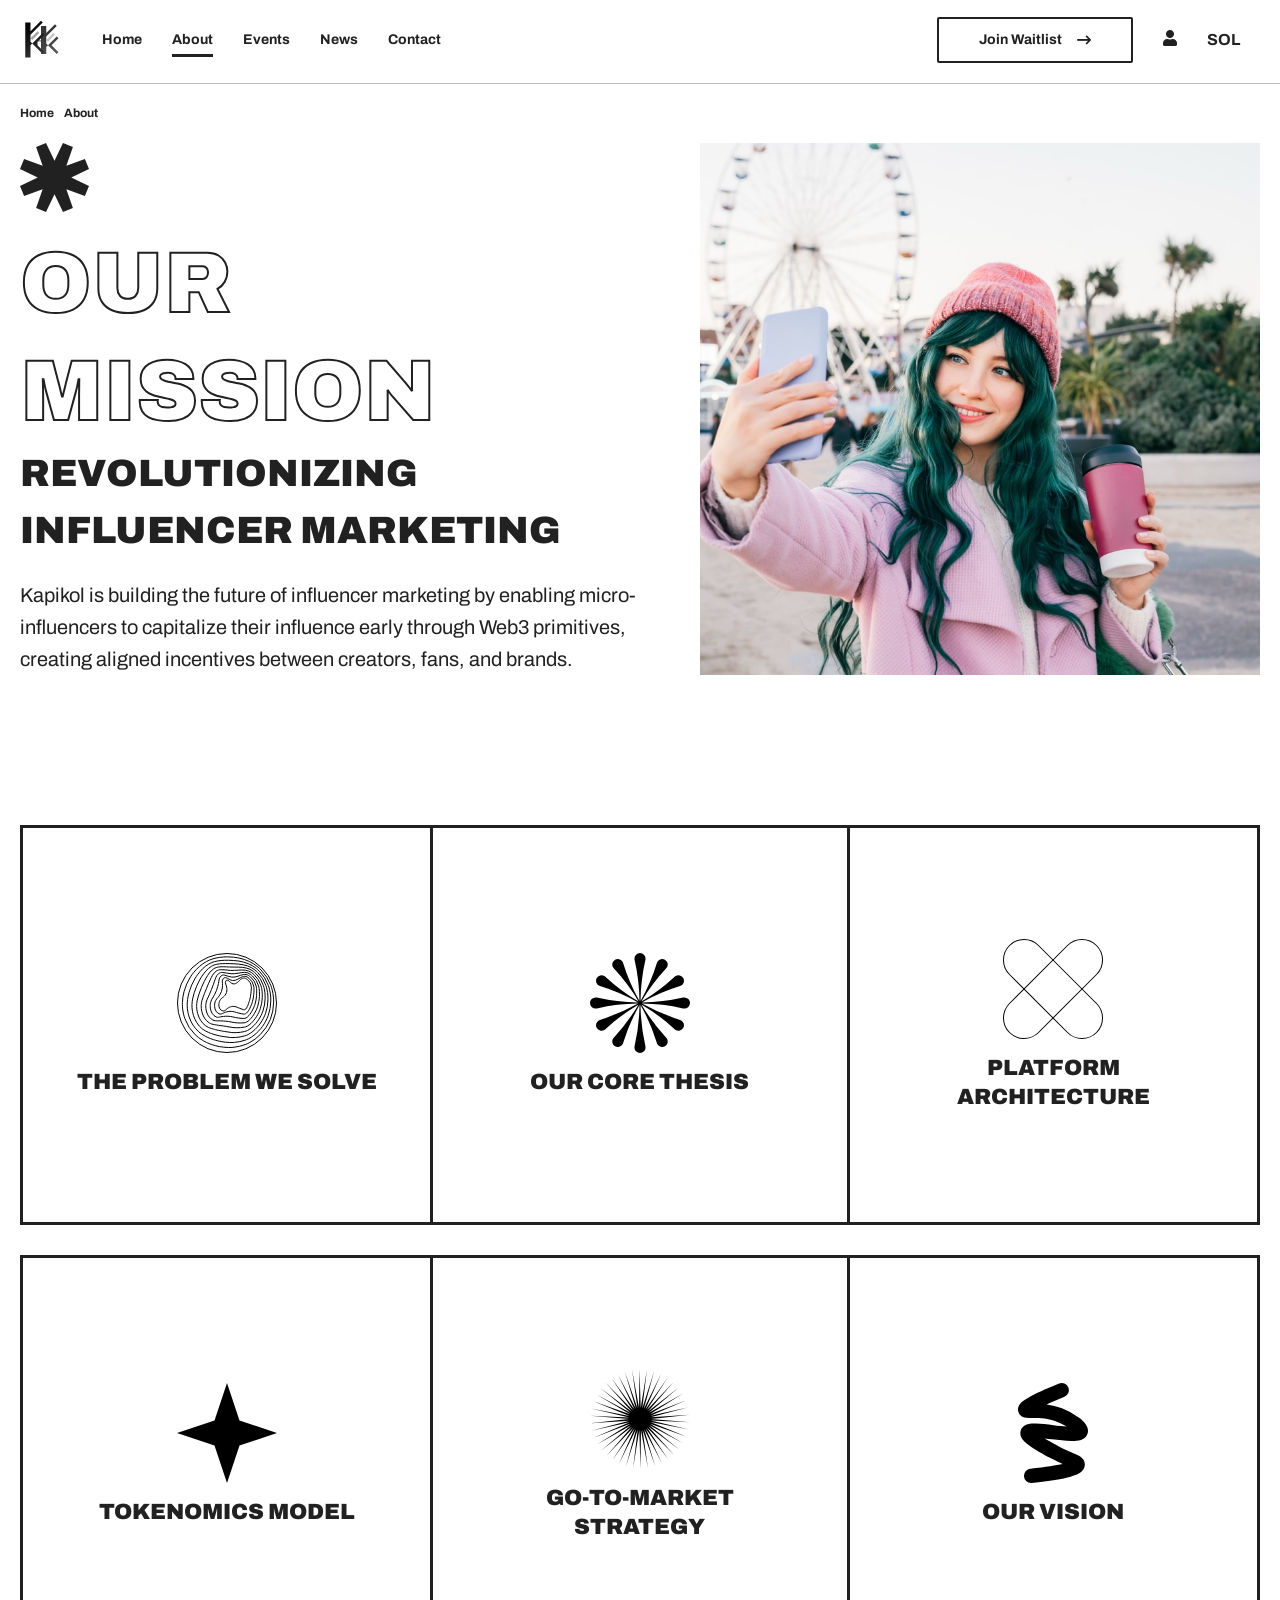
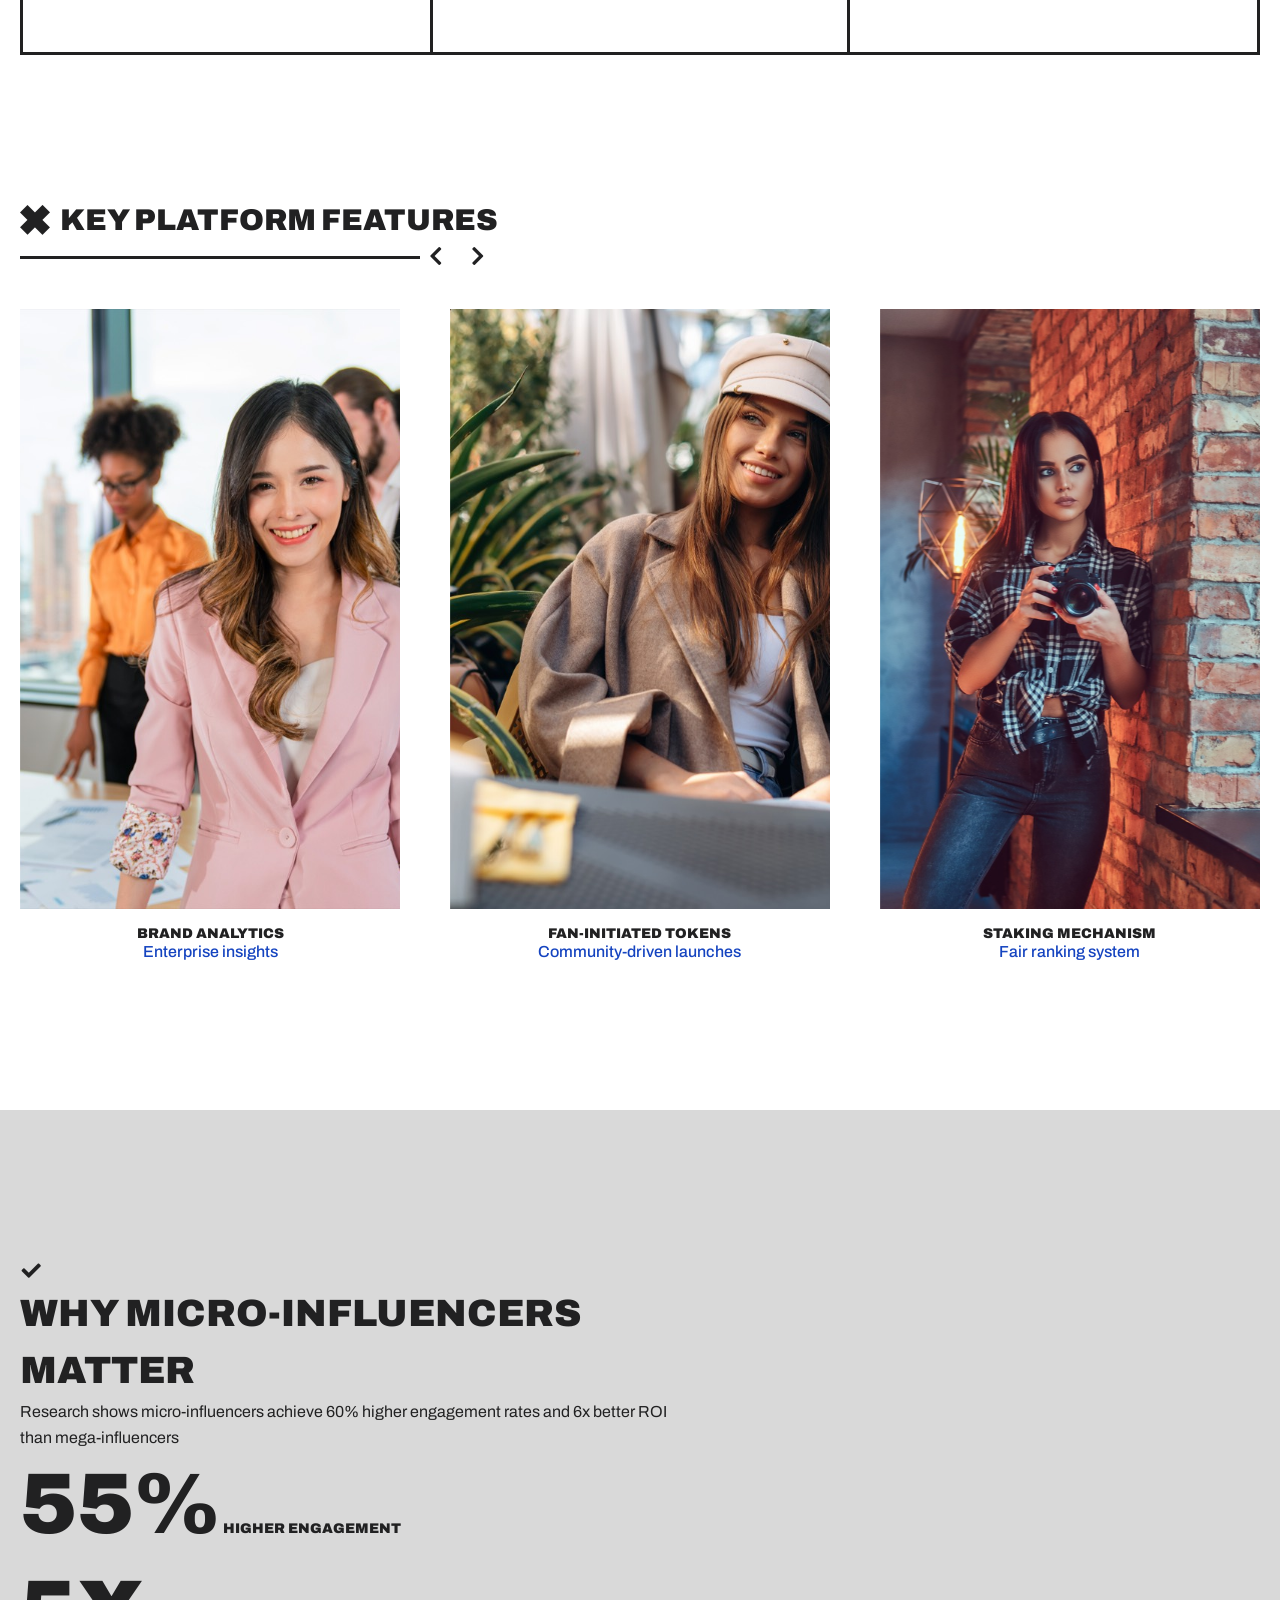
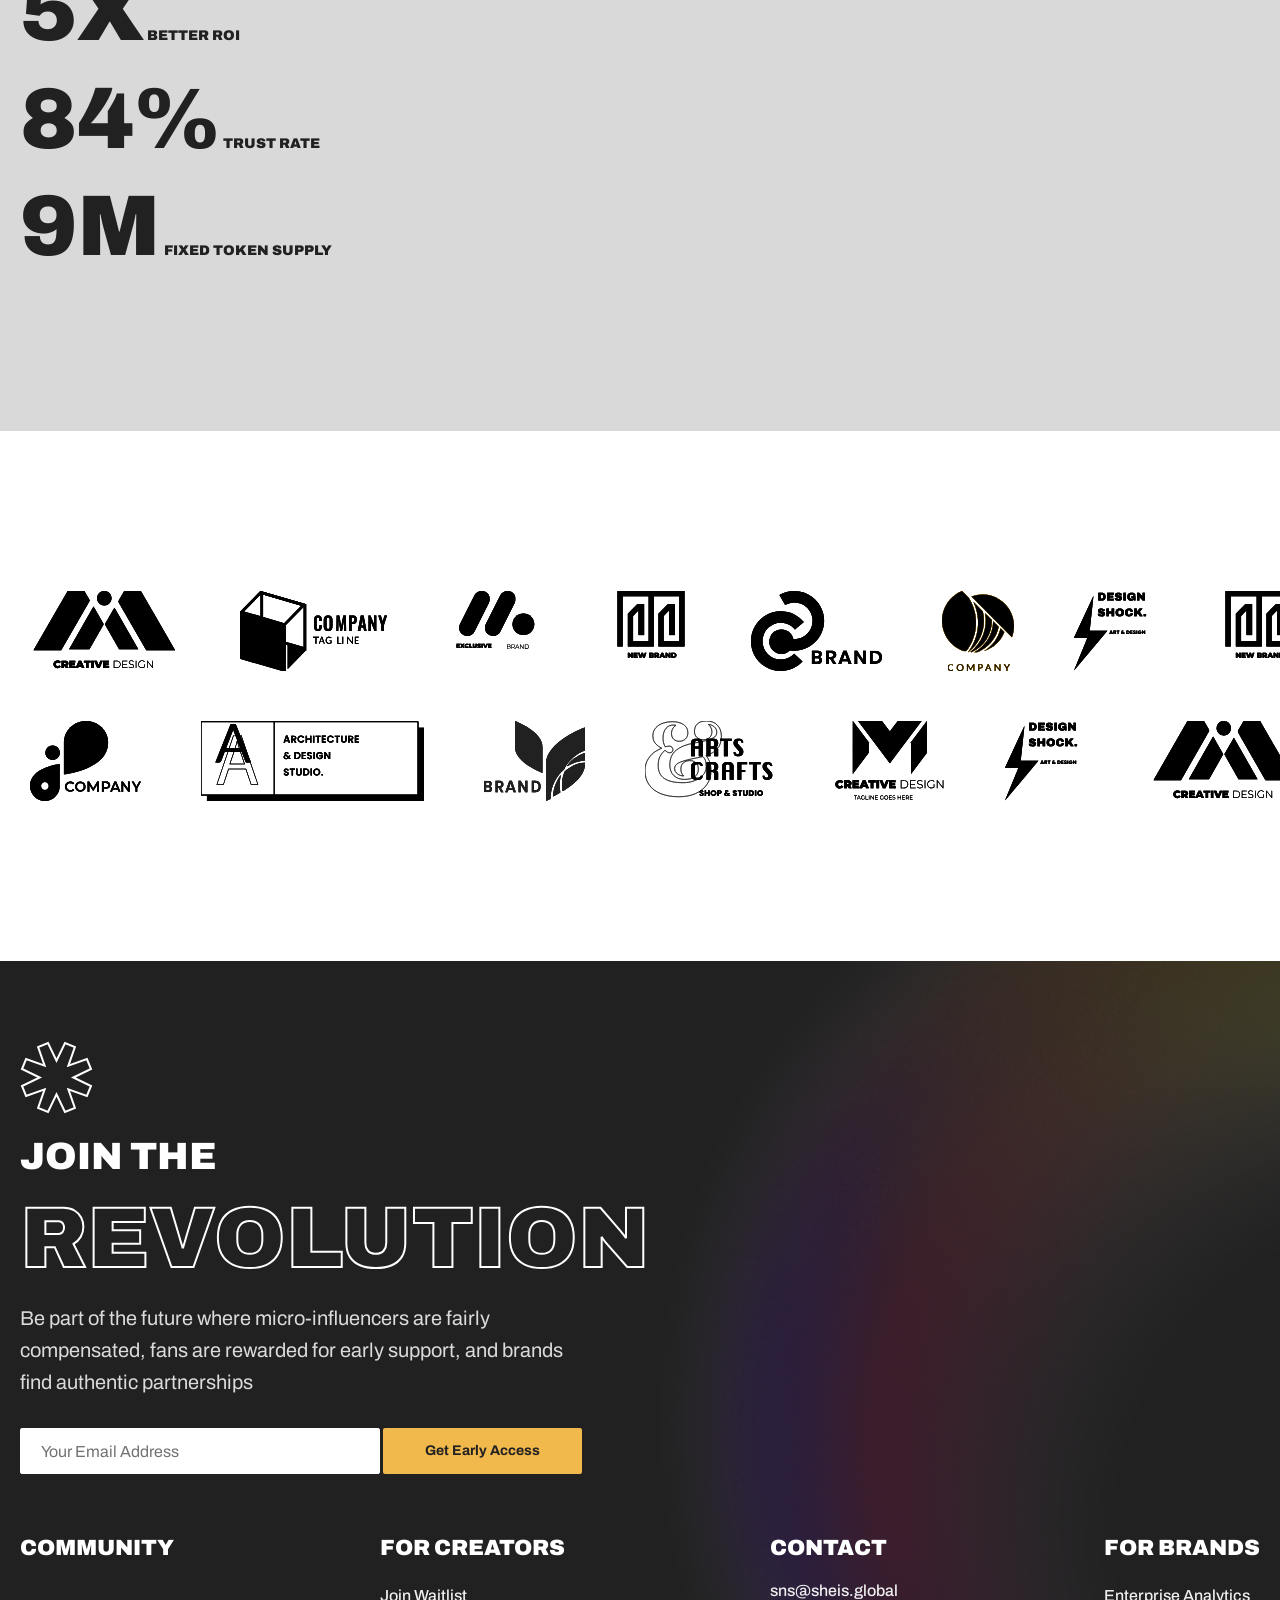
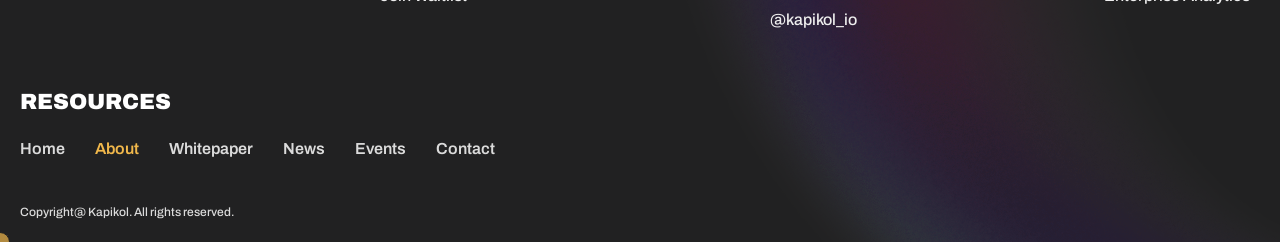
<file: about.html>
<!DOCTYPE html>
<html lang="en">
    <head>
        <meta charset="UTF-8" />
        <meta name="viewport" content="width=device-width, initial-scale=1.0, minimum-scale=1.0" />
        <meta http-equiv="X-UA-Compatible" content="ie=edge" />
        <title>About | Kapikol</title>
        <link rel="stylesheet preload" as="style" href="css/preload.min.css" />
        <link rel="stylesheet preload" as="style" href="css/icomoon.css" />
        <link rel="stylesheet preload" as="style" href="css/libs.min.css" />
        <link rel="stylesheet" href="css/about.min.css" />
    </head>
    <body>
        <header class="header" data-page="about" data-page-parent="">
            <div class="header_bg">
                <picture>
                    <source data-srcset="img/gradients/10.webp" srcset="img/gradients/10.webp" type="image/webp" />
                    <img class="lazy" data-src="img/gradients/10.png" src="img/gradients/10.png" alt="media" />
                </picture>
            </div>
            <div class="container d-flex">
                <a class="header_logo logo" href="index.html">
                    <span class="header_logo-wrapper">
                        <img src="svg/logo--black.svg" alt="Kapikol" />
                    </span>
                    <span class="text">Kapikol</span>
                </a>
                <nav class="header_nav text--medium text--md collapse" id="headerMenu">
                    <ul class="header_nav-list">
                        <li class="header_nav-list_item">
                            <a class="nav-item nav-link" href="index.html" data-page="home" data-single="true">
                                <span class="nav-item_text">Home</span>
                            </a>
                        </li>
                        <li class="header_nav-list_item">
                            <a class="nav-item nav-link" href="about.html" data-page="about" data-single="true">
                                <span class="nav-item_text">About</span>
                            </a>
                        </li>
                        <li class="header_nav-list_item">
                            <a class="nav-item nav-link" href="events.html" data-page="events" data-single="true">
                                <span class="nav-item_text">Events</span>
                            </a>
                        </li>
                        <li class="header_nav-list_item">
                            <a class="nav-item nav-link" href="news.html" data-page="news" data-single="true">
                                <span class="nav-item_text">News</span>
                            </a>
                        </li>
                        <li class="header_nav-list_item">
                            <a class="nav-item nav-link" href="contacts.html" data-page="contact" data-single="true">
                                <span class="nav-item_text">Contact</span>
                            </a>
                        </li>
                    </ul>
                </nav>
                <div class="header_user">
                    <a class="header_user-btn btn btn--outline" href="contacts.html">Join Waitlist <i class="icon icon-arrow-right"></i> </a>
                    <a class="header_user-account" href="#">
                        <i class="icon-user"></i>
                    </a>
                    <span class="header_user-preference">
                        SOL
                    </span>
                </div>
                <button
                    class="header_trigger"
                    id="headerTrigger"
                    data-bs-toggle="collapse"
                    data-bs-target="#headerMenu"
                    aria-controls="headerMenu"
                    aria-expanded="false"
                    type="button"
                ></button>
            </div>
        </header>
        <ul class="breadcrumbs">
            <li class="list-item">
                <a class="breadcrumbs_link" href="index.html">Home</a>
            </li>
            <li class="list-item">
                <a class="breadcrumbs_link breadcrumbs_link--current" href="about.html">About</a>
            </li>
        </ul>
        <main>
            <!--  hero section start  -->
            <section class="hero">
                <div class="container">
                    <div class="hero_main">
                        <div class="hero_main-icon rotate shape">
                            <svg width="69" height="69" viewBox="0 0 69 69" fill="none" xmlns="http://www.w3.org/2000/svg">
                                <path
                                    d="M42.993 69L34.5 51.2698L26.007 69L16.1104 64.9008L22.6419 46.3582L4.09932 52.8899L0 42.993L17.7302 34.5L0 26.007L4.09932 16.1103L22.6419 22.6418L16.1104 4.09921L26.007 0L34.5 17.7302L42.993 0L52.8899 4.09921L46.3582 22.6418L64.9008 16.1103L69 26.007L51.2698 34.5L69 42.993L64.9008 52.8899L46.3582 46.3582L52.8899 64.9008L42.993 69Z"
                                    fill="currentColor"
                                />
                            </svg>
                        </div>
                        <h1 class="hero_main-title outlined outlined--black" data-aos="fade-left">Our Mission</h1>
                        <h2 class="hero_main-subtitle" data-aos="fade-left" data-aos-delay="50">Revolutionizing Influencer Marketing</h2>
                        <p class="hero_main-text text--md" data-aos="fade-left" data-aos-delay="100">
                            Kapikol is building the future of influencer marketing by enabling micro-influencers to capitalize their influence early through Web3 primitives, creating aligned incentives between creators, fans, and brands.
                        </p>
                    </div>
                    <div class="hero_media">
                        <picture>
                            <source data-srcset="img/creator_1.JPG" srcset="img/creator_1.JPG" type="image/jpeg" />
                            <img class="lazy" data-src="img/creator_1.JPG" src="img/creator_1.JPG" alt="Kapikol Mission" />
                        </picture>
                        <div class="hero_media-social">
                            <ul class="socials">
                                <li>
                                    <a href="https://twitter.com" target="_blank" rel="noopener noreferrer">
                                        <i class="icon-twitter"></i>
                                    </a>
                                </li>
                                <li>
                                    <a href="https://discord.com" target="_blank" rel="noopener noreferrer">
                                        <i class="icon-discord"></i>
                                    </a>
                                </li>
                            </ul>
                        </div>
                    </div>
                </div>
            </section>
            <!--  hero section end  -->
            <!--  services section start  -->
            <div class="services section">
                <div class="container">
                    <ul class="services_list">
                        <li class="services_list-item">
                            <div class="cover">
                                <div class="cover_shape">
                                    <img src="svg/shapes/28.svg" alt="media" />
                                </div>
                                <h4 class="cover_title">The Problem We Solve</h4>
                            </div>
                            <div class="content">
                                <div class="content_bg">
                                    <picture>
                                        <source
                                            data-srcset="img/creator_2.jpg"
                                            srcset="img/creator_2.jpg"
                                            type="image/jpeg"
                                        />
                                        <img
                                            class="lazy"
                                            data-src="img/creator_2.jpg"
                                            src="img/creator_2.jpg"
                                            alt="Problem"
                                        />
                                    </picture>
                                    <span class="content_bg-overlay"></span>
                                </div>
                                <div class="content_main">
                                    <h4 class="content_main-title">The Problem We Solve</h4>
                                    <p class="content_main-text">
                                        Early-stage creators face severe income delays, spending dozens of hours per week creating content with minimal fans economy participation in the first year. Traditional platforms fail to reward early supporters.
                                    </p>
                                    <a class="content_main-btn btn btn--accent btn--arrow" href="#"
                                        >Learn More <i class="icon-arrow-right icon"></i
                                    ></a>
                                </div>
                            </div>
                        </li>
                        <li class="services_list-item">
                            <div class="cover">
                                <div class="cover_shape">
                                    <img src="svg/shapes/24.svg" alt="media" />
                                </div>
                                <h4 class="cover_title">Our Core Thesis</h4>
                            </div>
                            <div class="content">
                                <div class="content_bg">
                                    <picture>
                                        <source
                                            data-srcset="img/creator_3.jpg"
                                            srcset="img/creator_3.jpg"
                                            type="image/jpeg"
                                        />
                                        <img
                                            class="lazy"
                                            data-src="img/creator_3.jpg"
                                            src="img/creator_3.jpg"
                                            alt="Thesis"
                                        />
                                    </picture>
                                    <span class="content_bg-overlay"></span>
                                </div>
                                <div class="content_main">
                                    <h4 class="content_main-title">Our Core Thesis</h4>
                                    <p class="content_main-text">
                                        Micro-influencers deliver superior engagement and ROI compared to mega-influencers. Web3 primitives can bring forward fans economy timelines and reward early supporters with aligned incentives.
                                    </p>
                                    <a class="content_main-btn btn btn--accent btn--arrow" href="#"
                                        >Learn More <i class="icon-arrow-right icon"></i
                                    ></a>
                                </div>
                            </div>
                        </li>
                        <li class="services_list-item">
                            <div class="cover">
                                <div class="cover_shape">
                                    <img src="svg/shapes/13.svg" alt="media" />
                                </div>
                                <h4 class="cover_title">Platform Architecture</h4>
                            </div>
                            <div class="content">
                                <div class="content_bg">
                                    <picture>
                                        <source
                                            data-srcset="img/successful_business_woman.jpg"
                                            srcset="img/successful_business_woman.jpg"
                                            type="image/jpeg"
                                        />
                                        <img
                                            class="lazy"
                                            data-src="img/successful_business_woman.jpg"
                                            src="img/successful_business_woman.jpg"
                                            alt="Architecture"
                                        />
                                    </picture>
                                    <span class="content_bg-overlay"></span>
                                </div>
                                <div class="content_main">
                                    <h4 class="content_main-title">Platform Architecture</h4>
                                    <p class="content_main-text">
                                        Built on Solana for speed and efficiency, our platform enables fan-initiated token launches, staking-based rankings, and AI-powered growth verification with seamless user experience.
                                    </p>
                                    <a class="content_main-btn btn btn--accent btn--arrow" href="#"
                                        >Learn More <i class="icon-arrow-right icon"></i
                                    ></a>
                                </div>
                            </div>
                        </li>
                        <li class="services_list-item">
                            <div class="cover">
                                <div class="cover_shape">
                                    <img src="svg/shapes/03.svg" alt="media" />
                                </div>
                                <h4 class="cover_title">Tokenomics Model</h4>
                            </div>
                            <div class="content">
                                <div class="content_bg">
                                    <picture>
                                        <source
                                            data-srcset="img/creator_6.jpg"
                                            srcset="img/creator_6.jpg"
                                            type="image/jpeg"
                                        />
                                        <img
                                            class="lazy"
                                            data-src="img/creator_6.jpg"
                                            src="img/creator_6.jpg"
                                            alt="Tokenomics"
                                        />
                                    </picture>
                                    <span class="content_bg-overlay"></span>
                                </div>
                                <div class="content_main">
                                    <h4 class="content_main-title">Tokenomics Model</h4>
                                    <p class="content_main-text">
                                        Fixed supply of 10M tokens per KOL with balanced allocation: 30% creator (3-year vesting), 30% supporters (time-based vesting), 40% liquidity ensuring sustainable growth.
                                    </p>
                                    <a class="content_main-btn btn btn--accent btn--arrow" href="#"
                                        >Learn More <i class="icon-arrow-right icon"></i
                                    ></a>
                                </div>
                            </div>
                        </li>
                        <li class="services_list-item">
                            <div class="cover">
                                <div class="cover_shape">
                                    <img src="svg/shapes/04.svg" alt="media" />
                                </div>
                                <h4 class="cover_title">Go-To-Market Strategy</h4>
                            </div>
                            <div class="content">
                                <div class="content_bg">
                                    <picture>
                                        <source
                                            data-srcset="img/creator_7.jpg"
                                            srcset="img/creator_7.jpg"
                                            type="image/jpeg"
                                        />
                                        <img
                                            class="lazy"
                                            data-src="img/creator_7.jpg"
                                            src="img/creator_7.jpg"
                                            alt="Strategy"
                                        />
                                    </picture>
                                    <span class="content_bg-overlay"></span>
                                </div>
                                <div class="content_main">
                                    <h4 class="content_main-title">Go-To-Market Strategy</h4>
                                    <p class="content_main-text">
                                        Initial focus on female influencers in Japan's beauty and fashion verticals, leveraging select mega-influencers as anchors while routing growth to micro-influencers.
                                    </p>
                                    <a class="content_main-btn btn btn--accent btn--arrow" href="#"
                                        >Learn More <i class="icon-arrow-right icon"></i
                                    ></a>
                                </div>
                            </div>
                        </li>
                        <li class="services_list-item">
                            <div class="cover">
                                <div class="cover_shape">
                                    <img src="svg/shapes/07.svg" alt="media" />
                                </div>
                                <h4 class="cover_title">Our Vision</h4>
                            </div>
                            <div class="content">
                                <div class="content_bg">
                                    <picture>
                                        <source
                                            data-srcset="img/dark_hair_business_woman.jpg"
                                            srcset="img/dark_hair_business_woman.jpg"
                                            type="image/jpeg"
                                        />
                                        <img
                                            class="lazy"
                                            data-src="img/dark_hair_business_woman.jpg"
                                            src="img/dark_hair_business_woman.jpg"
                                            alt="Vision"
                                        />
                                    </picture>
                                    <span class="content_bg-overlay"></span>
                                </div>
                                <div class="content_main">
                                    <h4 class="content_main-title">Our Vision</h4>
                                    <p class="content_main-text">
                                        Building the future of influencer marketing that is micro-first, data-driven, and decentralized. Where creators are fairly compensated and authentic connections drive real value.
                                    </p>
                                    <a class="content_main-btn btn btn--accent btn--arrow" href="#"
                                        >Learn More <i class="icon-arrow-right icon"></i
                                    ></a>
                                </div>
                            </div>
                        </li>
                    </ul>
                </div>
            </div>
            <!--  services section end  -->
            <!--  cases section start  -->
            <section class="cases section">
                <div class="container">
                    <div class="section_nav">
                        <h3 class="section_nav-title">
                            <i class="icon-bold-cross"></i>
                            Key Platform Features
                        </h3>
                        <div class="section_nav-controls">
                            <span class="divider"></span>
                            <div class="section_nav-controls_btns">
                                <button class="link splide__arrow--prev" type="button" aria-label="Previous slide">
                                    <i class="icon-angle-left"></i>
                                </button>
                                <button class="link splide__arrow--next" type="button" aria-label="Next slide">
                                    <i class="icon-angle-right"></i>
                                </button>
                            </div>
                        </div>
                    </div>
                    <div class="cases_slider splide">
                        <div class="splide__track">
                            <div class="splide__list">
                                <div class="cases_slider-slide splide__slide">
                                    <div class="media">
                                        <picture>
                                            <source data-srcset="img/creator_10.JPG" srcset="img/creator_10.JPG" type="image/jpeg" />
                                            <img class="lazy" data-src="img/creator_10.JPG" src="img/creator_10.JPG" alt="Fan Tokens" />
                                        </picture>
                                    </div>
                                    <div class="main">
                                        <h6 class="main_title">Fan-Initiated Tokens</h6>
                                        <a class="link link--underline" href="#">Community-driven launches</a>
                                    </div>
                                </div>
                                <div class="cases_slider-slide splide__slide">
                                    <div class="media">
                                        <picture>
                                            <source data-srcset="img/creator_4.jpg" srcset="img/creator_4.jpg" type="image/jpeg" />
                                            <img class="lazy" data-src="img/creator_4.jpg" src="img/creator_4.jpg" alt="Staking" />
                                        </picture>
                                    </div>
                                    <div class="main">
                                        <h6 class="main_title">Staking Mechanism</h6>
                                        <a class="link link--underline" href="#">Fair ranking system</a>
                                    </div>
                                </div>
                                <div class="cases_slider-slide splide__slide">
                                    <div class="media">
                                        <picture>
                                            <source data-srcset="img/happy_business_woman.jpg" srcset="img/happy_business_woman.jpg" type="image/jpeg" />
                                            <img class="lazy" data-src="img/happy_business_woman.jpg" src="img/happy_business_woman.jpg" alt="AI Verification" />
                                        </picture>
                                    </div>
                                    <div class="main">
                                        <h6 class="main_title">AI Verification</h6>
                                        <a class="link link--underline" href="#">Authentic growth tracking</a>
                                    </div>
                                </div>
                                <div class="cases_slider-slide splide__slide">
                                    <div class="media">
                                        <picture>
                                            <source data-srcset="img/successful_business_woman.jpg" srcset="img/successful_business_woman.jpg" type="image/jpeg" />
                                            <img class="lazy" data-src="img/successful_business_woman.jpg" src="img/successful_business_woman.jpg" alt="Analytics" />
                                        </picture>
                                    </div>
                                    <div class="main">
                                        <h6 class="main_title">Brand Analytics</h6>
                                        <a class="link link--underline" href="#">Enterprise insights</a>
                                    </div>
                                </div>
                            </div>
                        </div>
                    </div>
                </div>
            </section>
            <!--  cases section end  -->
            <!--  banner section start  -->
            <section class="banner section">
                <div class="container">
                    <div class="banner_main">
                        <div class="banner_main-content">
                            <div class="banner_main-content_icon">
                                <i class="icon-check"></i>
                            </div>
                            <h2 class="banner_main-content_header" data-aos="fade-left">
                                Why Micro-Influencers Matter
                            </h2>
                            <p class="banner_main-content_text" data-aos="fade-left" data-aos-delay="50">
                                Research shows micro-influencers achieve 60% higher engagement rates and 6x better ROI than mega-influencers
                            </p>
                        </div>
                        <ul class="banner_main-list">
                            <li class="banner_main-list_item" data-aos="fade-up">
                                <span class="countNum number h1" data-value="60" data-suffix="%">0</span>
                                <span class="label h6">Higher Engagement</span>
                            </li>
                            <li class="banner_main-list_item" data-aos="fade-up" data-aos-delay="50">
                                <span class="countNum number h1" data-value="6" data-suffix="x">0</span>
                                <span class="label h6">Better ROI</span>
                            </li>
                            <li class="banner_main-list_item" data-aos="fade-up" data-aos-delay="100">
                                <span class="countNum number h1" data-value="92" data-suffix="%">0</span>
                                <span class="label h6">Trust Rate</span>
                            </li>
                            <li class="banner_main-list_item" data-aos="fade-up" data-aos-delay="150">
                                <span class="countNum number h1" data-value="10" data-suffix="M">0</span>
                                <span class="label h6">Fixed Token Supply</span>
                            </li>
                        </ul>
                    </div>
                </div>
            </section>
            <!--  banner section end  -->
            <!--  brands section start  -->
            <div class="brands section">
                <div class="brands_list">
                    <div class="brands_list-row">
                        <img class="brands_list-row_item" src="svg/brands/01.svg" alt="media" />
                        <img class="brands_list-row_item" src="svg/brands/02.svg" alt="media" />
                        <img class="brands_list-row_item" src="svg/brands/03.svg" alt="media" />
                        <img class="brands_list-row_item" src="svg/brands/04.svg" alt="media" />
                        <img class="brands_list-row_item" src="svg/brands/05.svg" alt="media" />
                        <img class="brands_list-row_item" src="svg/brands/06.svg" alt="media" />
                        <img class="brands_list-row_item" src="svg/brands/12.svg" alt="media" />
                        <img class="brands_list-row_item" src="svg/brands/04.svg" alt="media" />
                    </div>
                    <div class="brands_list-row">
                        <img class="brands_list-row_item" src="svg/brands/08.svg" alt="media" />
                        <img class="brands_list-row_item" src="svg/brands/07.svg" alt="media" />
                        <img class="brands_list-row_item" src="svg/brands/09.svg" alt="media" />
                        <img class="brands_list-row_item" src="svg/brands/10.svg" alt="media" />
                        <img class="brands_list-row_item" src="svg/brands/11.svg" alt="media" />
                        <img class="brands_list-row_item" src="svg/brands/12.svg" alt="media" />
                        <img class="brands_list-row_item" src="svg/brands/01.svg" alt="media" />
                        <img class="brands_list-row_item" src="svg/brands/09.svg" alt="media" />
                    </div>
                </div>
            </div>
            <!--  brands section end  -->
        </main>
        <footer class="footer">
            <div class="footer_bg">
                <picture>
                    <source data-srcset="img/gradients/10.webp" srcset="img/gradients/10.webp" type="image/webp" />
                    <img class="lazy" data-src="img/gradients/10.jpg" src="img/gradients/10.jpg" alt="media" />
                </picture>
            </div>
            <div class="container">
                <div class="footer_about">
                    <div class="footer_about-slogan">
                        <div class="footer_about-slogan_icon rotate shape">
                            <svg width="73" height="73" viewBox="0 0 73 73" fill="none" xmlns="http://www.w3.org/2000/svg">
                                <path
                                    d="M44.993 71L36.5 53.2698L28.007 71L18.1104 66.9008L24.6419 48.3582L6.09932 54.8899L2 44.993L19.7302 36.5L2 28.007L6.09932 18.1103L24.6419 24.6418L18.1104 6.09921L28.007 2L36.5 19.7302L44.993 2L54.8899 6.09921L48.3582 24.6418L66.9008 18.1103L71 28.007L53.2698 36.5L71 44.993L66.9008 54.8899L48.3582 48.3582L54.8899 66.9008L44.993 71Z"
                                    fill="transparent"
                                    stroke="currentColor"
                                    stroke-width="2"
                                />
                            </svg>
                        </div>
                        <h2 class="footer_about-slogan_title">
                            Join the
                            <span class="h1 linebreak outlined outlined--white">Revolution</span>
                        </h2>
                        <p class="footer_about-slogan_text">
                            Be part of the future where micro-influencers are fairly compensated, fans are rewarded for early support, and brands find authentic partnerships
                        </p>
                    </div>
                    <form class="footer_about-form d-flex" action="#" method="post">
                        <input class="field" type="text" data-type="email" placeholder="Your Email Address" />
                        <button class="btn btn--accent btn--hover-o" type="submit">Get Early Access</button>
                    </form>
                </div>
                <div class="footer_main d-flex">
                    <div class="footer_main-block">
                        <h4 class="footer_main-block_title">Community</h4>
                        <ul class="footer_main-block_socials socials">
                            <li>
                                <a href="https://twitter.com" target="_blank" rel="noopener noreferrer">
                                    <i class="icon-twitter"></i>
                                </a>
                            </li>
                            <li>
                                <a href="https://discord.com" target="_blank" rel="noopener noreferrer">
                                    <i class="icon-discord"></i>
                                </a>
                            </li>
                            <li>
                                <a href="https://telegram.com" target="_blank" rel="noopener noreferrer">
                                    <i class="icon-telegram"></i>
                                </a>
                            </li>
                            <li>
                                <a href="https://medium.com" target="_blank" rel="noopener noreferrer">
                                    <i class="icon-medium"></i>
                                </a>
                            </li>
                        </ul>
                    </div>
                    <div class="footer_main-block">
                        <h4 class="footer_main-block_title">Contact</h4>
                        <div class="footer_main-block_content d-flex flex-column">
                            <a class="link link--underline" href="mailto:sns@sheis.global">sns@sheis.global</a>
                            <a class="link link--underline" href="#">@kapikol_io</a>
                        </div>
                    </div>
                    <div class="footer_main-block">
                        <h4 class="footer_main-block_title">For Creators</h4>
                        <div class="footer_main-block_content">
                            <a class="link link--underline" href="#">Join Waitlist</a>
                        </div>
                    </div>
                    <div class="footer_main-block">
                        <h4 class="footer_main-block_title">For Brands</h4>
                        <div class="footer_main-block_content">
                            <a class="link link--underline" href="#">Enterprise Analytics</a>
                        </div>
                    </div>
                    <div class="footer_main-block">
                        <h4 class="footer_main-block_title">Resources</h4>
                        <ul class="footer_main-block_nav d-flex">
                            <li>
                                <a class="nav-link" href="index.html" data-page="home" data-page-parent="home">Home</a>
                            </li>
                            <li>
                                <a class="nav-link" href="about.html" data-page="about">About</a>
                            </li>
                            <li>
                                <a class="nav-link" href="#">Whitepaper</a>
                            </li>
                            <li>
                                <a class="nav-link" href="news.html" data-page="news">News</a>
                            </li>
                            <li>
                                <a class="nav-link" href="events.html" data-page="events">Events</a>
                            </li>
                            <li>
                                <a class="nav-link" href="contacts.html">Contact</a>
                            </li>
                        </ul>
                    </div>
                </div>
            </div>
            <p class="footer_copy">Copyright@ <span id="currentYear"></span> Kapikol. All rights reserved.</p>
        </footer>
        <button class="scrollTrigger" id="scrollTrigger"><i class="icon-to-top"></i></button>
        <script id="www-widgetapi-script" src="https://s.ytimg.com/yts/jsbin/www-widgetapi-vflS50iB-/www-widgetapi.js" async=""></script>
        <script src="https://www.youtube.com/player_api"></script>
        <script src="js/common.min.js"></script>
        <script src="js/lottie.min.js"></script>
        <script src="js/about.min.js"></script>
        <script src="js/ticker.min.js"></script>
    </body>
</html>
</file>
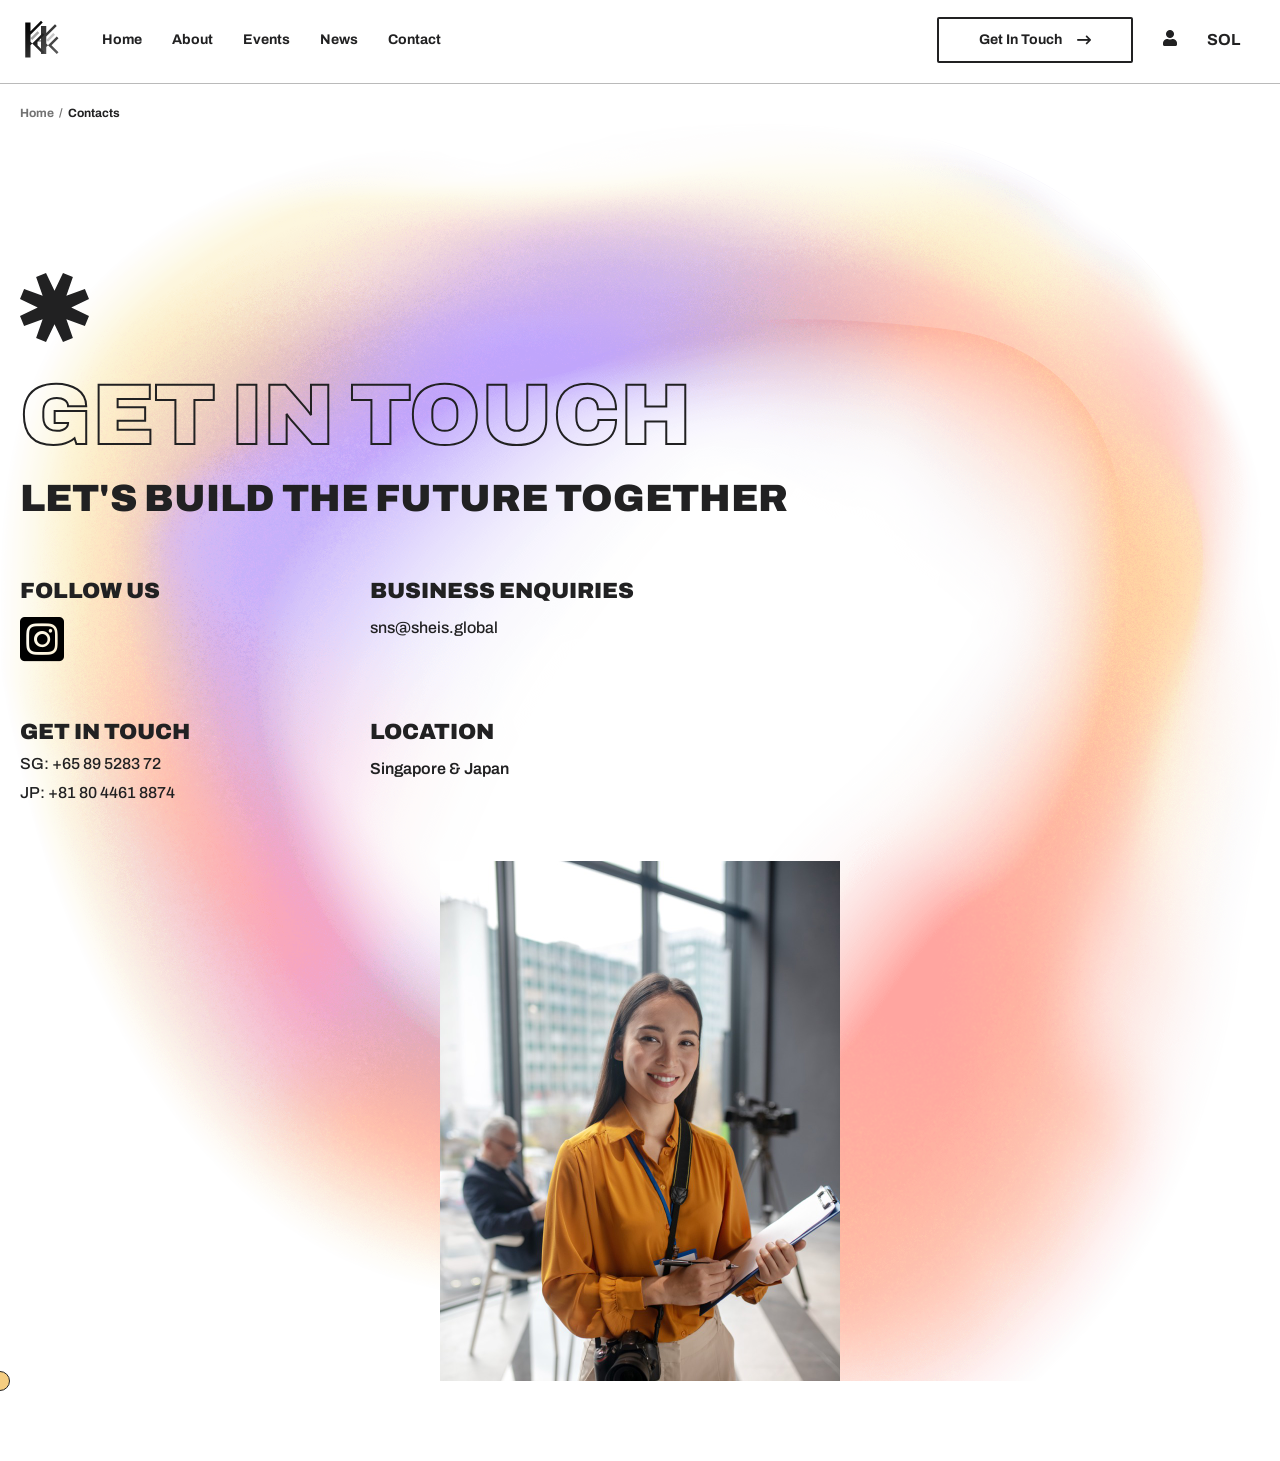
<file: contacts.html>
<!DOCTYPE html>
<html lang="en">
    <head>
        <meta charset="UTF-8" />
        <meta name="viewport" content="width=device-width, initial-scale=1.0, minimum-scale=1.0" />
        <meta http-equiv="X-UA-Compatible" content="ie=edge" />
        <title>Contacts | Kapikol</title>
        <link rel="stylesheet preload" as="style" href="css/preload.min.css" />
        <link rel="stylesheet preload" as="style" href="css/icomoon.css" />
        <link rel="stylesheet preload" as="style" href="css/libs.min.css" />
        <link rel="stylesheet" href="css/contacts.min.css" />
    </head>
    <body>
        <header class="header" data-page="contacts" data-page-parent="pages">
            <div class="header_bg">
                <picture>
                    <source data-srcset="img/gradients/10.webp" srcset="img/gradients/10.webp" type="image/webp" />
                    <img class="lazy" data-src="img/gradients/10.png" src="img/gradients/10.png" alt="media" />
                </picture>
            </div>
            <div class="container d-flex">
                <a class="header_logo logo" href="index.html">
                    <span class="header_logo-wrapper">
                        <img src="svg/logo--black.svg" alt="Kapikol" />
                    </span>
                    <span class="text">Kapikol</span>
                </a>
                <nav class="header_nav text--medium text--md collapse" id="headerMenu">
                    <ul class="header_nav-list">
                        <li class="header_nav-list_item">
                            <a class="nav-item nav-link" href="index.html" data-page="home" data-single="true">
                                <span class="nav-item_text">Home</span>
                            </a>
                        </li>
                        <li class="header_nav-list_item">
                            <a class="nav-item nav-link" href="about.html" data-page="about" data-single="true">
                                <span class="nav-item_text">About</span>
                            </a>
                        </li>
                        <li class="header_nav-list_item">
                            <a class="nav-item nav-link" href="events.html" data-page="events" data-single="true">
                                <span class="nav-item_text">Events</span>
                            </a>
                        </li>
                        <li class="header_nav-list_item">
                            <a class="nav-item nav-link" href="news.html" data-page="news" data-single="true">
                                <span class="nav-item_text">News</span>
                            </a>
                        </li>
                        <li class="header_nav-list_item">
                            <a class="nav-item nav-link" href="contacts.html" data-page="contact" data-single="true">
                                <span class="nav-item_text">Contact</span>
                            </a>
                        </li>
                    </ul>
                </nav>
                <div class="header_user">
                    <a class="header_user-btn btn btn--outline" href="contacts.html">Get In Touch <i class="icon icon-arrow-right"></i> </a>
                    <a class="header_user-account" href="#">
                        <i class="icon-user"></i>
                    </a>
                    <span class="header_user-preference">
                        SOL
                    </span>
                </div>
                <button
                    class="header_trigger"
                    id="headerTrigger"
                    data-bs-toggle="collapse"
                    data-bs-target="#headerMenu"
                    aria-controls="headerMenu"
                    aria-expanded="false"
                    type="button"
                ></button>
            </div>
        </header>
        <ul class="breadcrumbs">
            <li>
                <a class="link" href="index.html">Home</a>
            </li>

            <li>
                <span>Contacts</span>
            </li>
        </ul>
        <main class="contacts section">
            <!--  contacts content start  -->
            <div class="contacts_bg">
                <picture>
                    <source data-srcset="img/gradients/06.webp" srcset="img/gradients/06.webp" type="image/webp" />
                    <img class="lazy" data-src="img/gradients/06.jpg" src="img/gradients/06.jpg" alt="media" />
                </picture>
            </div>
            <div class="container">
                <div class="contacts_main">
                    <div class="contacts_main-header">
                        <div class="contacts_main-header_icon rotate shape">
                            <svg width="69" height="69" viewBox="0 0 69 69" fill="none" xmlns="http://www.w3.org/2000/svg">
                                <path
                                    d="M42.993 69L34.5 51.2698L26.007 69L16.1104 64.9008L22.6419 46.3582L4.09932 52.8899L0 42.993L17.7302 34.5L0 26.007L4.09932 16.1103L22.6419 22.6418L16.1104 4.09921L26.007 0L34.5 17.7302L42.993 0L52.8899 4.09921L46.3582 22.6418L64.9008 16.1103L69 26.007L51.2698 34.5L69 42.993L64.9008 52.8899L46.3582 46.3582L52.8899 64.9008L42.993 69Z"
                                    fill="currentColor"
                                />
                            </svg>
                        </div>
                        <h1 class="contacts_main-header_title outlined outlined--black" data-aos="fade-down">Get In Touch</h1>
                        <h2 class="contacts_main-header_subtitle" data-aos="fade-down">Let's Build the Future Together</h2>
                    </div>
                    <ul class="contacts_main-info">
                        <li class="contacts_main-info_item">
                            <h4 class="title">Follow Us</h4>
                            <ul class="socials socials--alt" style="display: flex; gap: 20px; list-style: none; padding: 0;">
                                <li>
                                    <a href="https://kapikol.io" target="_blank" rel="noopener noreferrer" style="display: inline-block;">
                                        <i class="icon-instagram" style="font-size: 48px; color: #000000;"></i>
                                    </a>
                                </li>
                                <li>
                                    <a href="https://kapikol.io" target="_blank" rel="noopener noreferrer" style="display: inline-block;">
                                        <i class="icon-twitter" style="font-size: 48px; color: #000000;"></i>
                                    </a>
                                </li>
                            </ul>
                        </li>
                        <li class="contacts_main-info_item">
                            <h4 class="title">Business Enquiries</h4>
                            <div class="content">
                                <a class="link link--underline" href="mailto:sns@sheis.global">sns@sheis.global</a>
                            </div>
                        </li>
                        <li class="contacts_main-info_item">
                            <h4 class="title">Get In Touch</h4>
                            <div class="content d-flex flex-column">
                                <a class="link link--underline" href="tel:+6589528372">SG: +65 89 5283 72</a>
                                <a class="link link--underline" href="tel:+818044618874">JP: +81 80 4461 8874</a>
                            </div>
                        </li>
                        <li class="contacts_main-info_item">
                            <h4 class="title">Location</h4>
                            <div class="content">
                                <span>Singapore & Japan</span>
                            </div>
                        </li>
                    </ul>
                </div>
                <div class="contacts_media" style="max-width: 400px; margin: 0 auto;">
                    <picture>
                        <source data-srcset="img/dark_hair_business_woman.jpg" srcset="img/dark_hair_business_woman.jpg" type="image/jpeg" />
                        <img class="lazy" data-src="img/dark_hair_business_woman.jpg" src="img/dark_hair_business_woman.jpg" alt="Kapikol Contact" style="width: 100%; height: auto;" />
                    </picture>
                </div>
            </div>
            <!--  contacts content end  -->
        </main>

        <script src="js/common.min.js"></script>
        <script src="js/lottie.min.js"></script>
    </body>
</html>
</file>
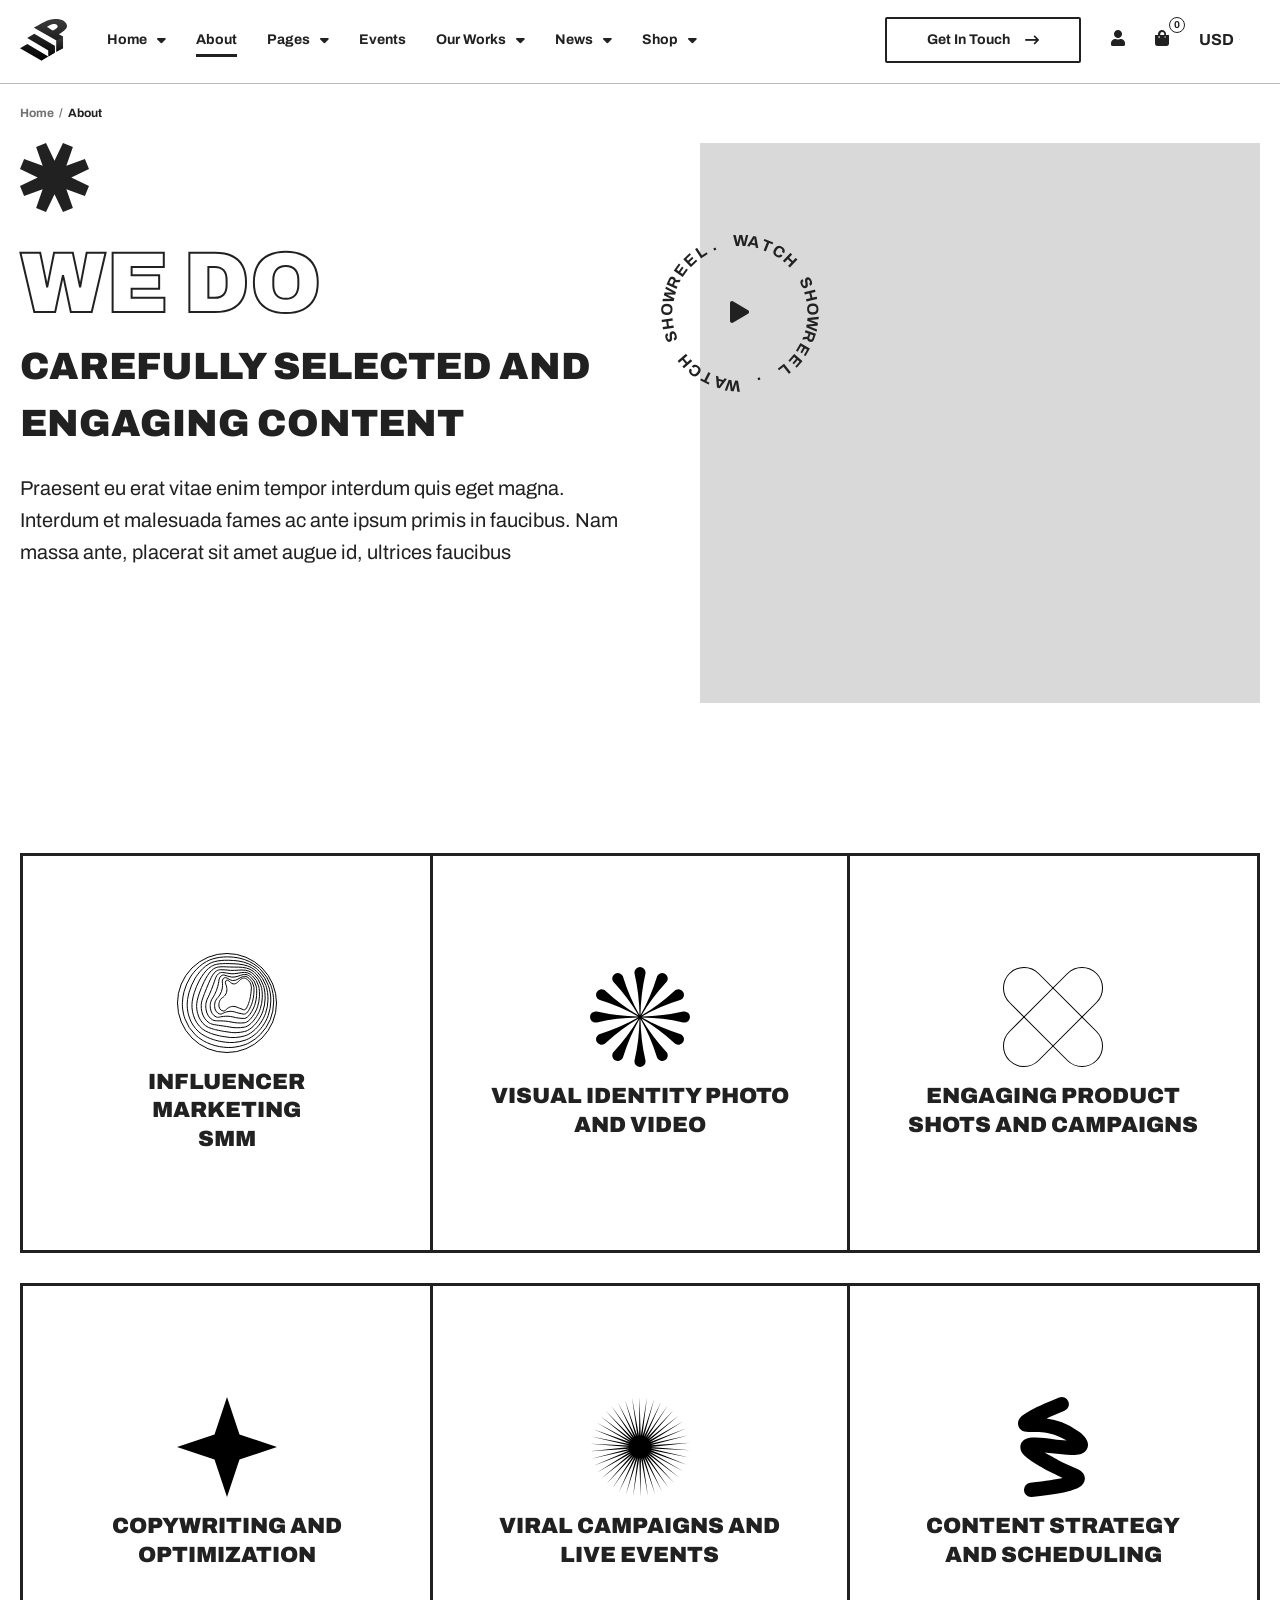
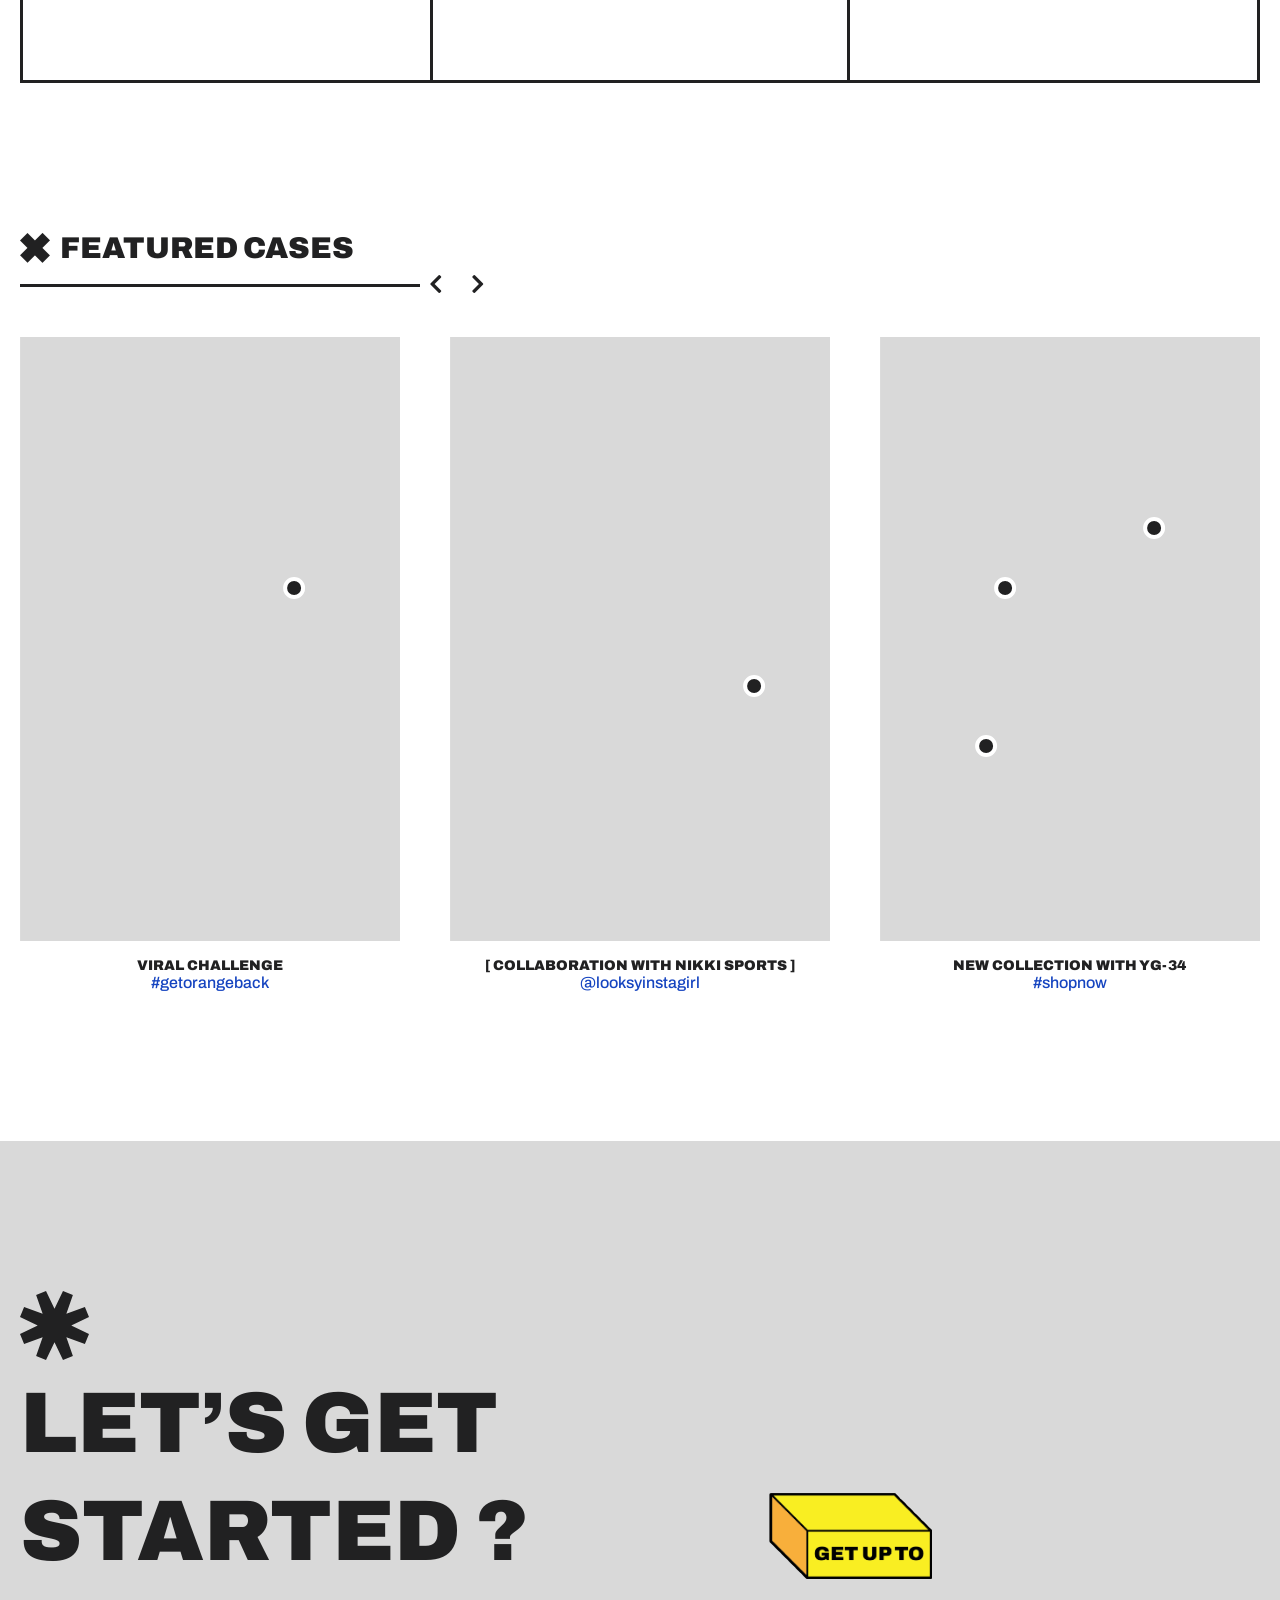
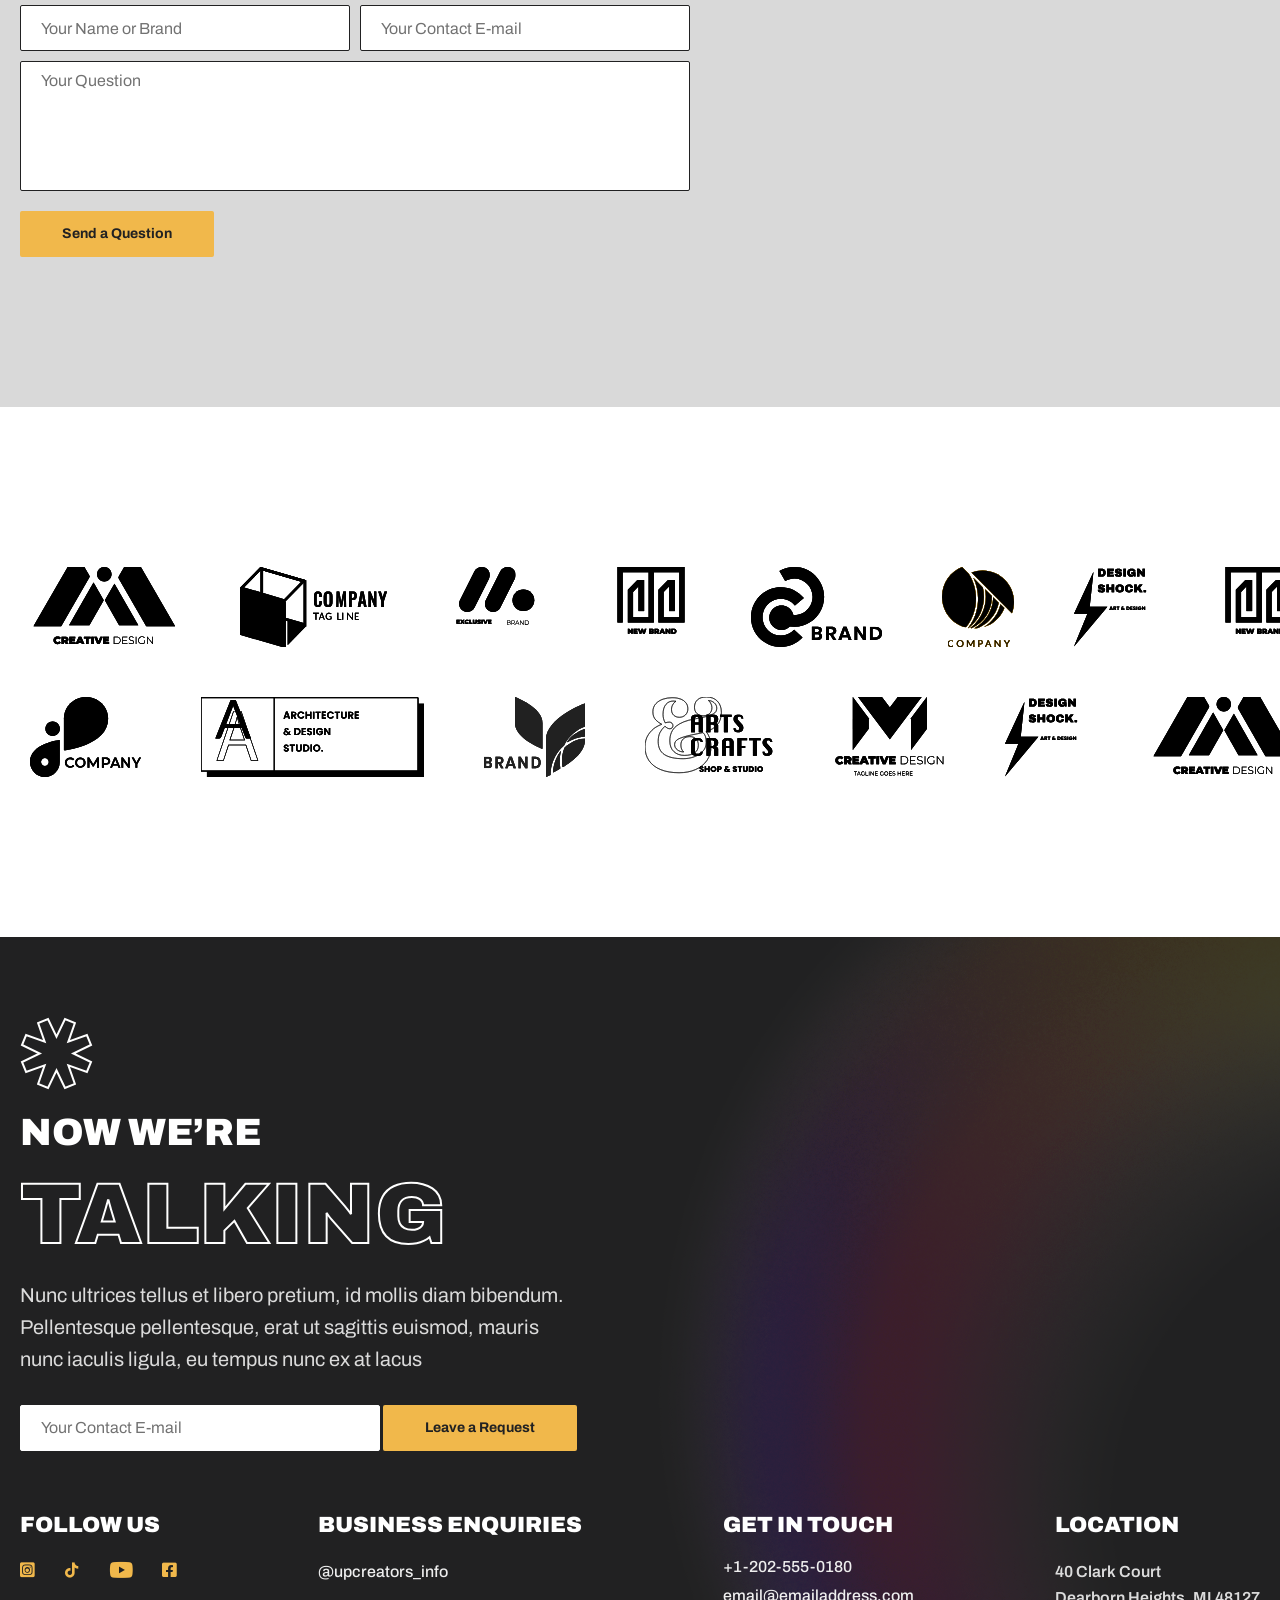
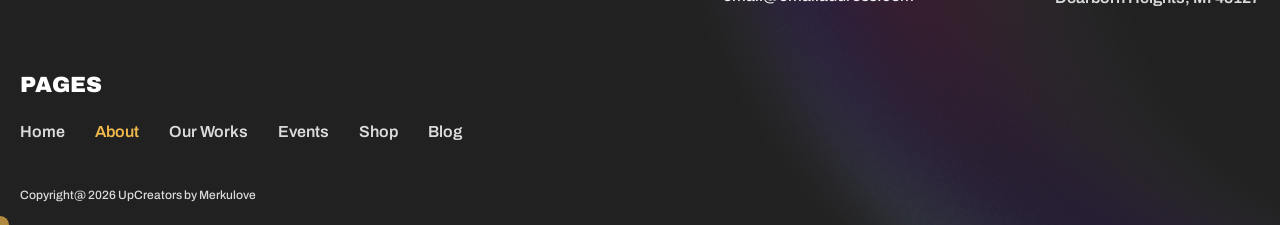
<file: Template/about.html>
<!DOCTYPE html>
<html lang="en">
    <head>
        <meta charset="UTF-8" />
        <meta name="viewport" content="width=device-width, initial-scale=1.0, minimum-scale=1.0" />
        <meta http-equiv="X-UA-Compatible" content="ie=edge" />
        <title>About | UpCreators</title>
        <link rel="stylesheet preload" as="style" href="css/preload.min.css" />
        <link rel="stylesheet preload" as="style" href="css/icomoon.css" />
        <link rel="stylesheet preload" as="style" href="css/libs.min.css" />
        <link rel="stylesheet" href="css/about.min.css" />
    </head>
    <body>
        <header class="header" data-page="about" data-page-parent="">
            <div class="header_bg">
                <picture>
                    <source data-srcset="img/gradients/10.webp" srcset="img/gradients/10.webp" type="image/webp" />
                    <img class="lazy" data-src="img/gradients/10.png" src="img/gradients/10.png" alt="media" />
                </picture>
            </div>
            <div class="container d-flex">
                <a class="header_logo logo" href="index.html">
                    <span class="header_logo-wrapper">
                        <img src="svg/logo--black.svg" alt="UpCreators" />
                    </span>
                    <span class="text">Creators</span>
                </a>
                <nav class="header_nav text--medium text--md collapse" id="headerMenu">
                    <ul class="header_nav-list">
                        <li class="header_nav-list_item dropdown">
                            <a
                                class="nav-link nav-item dropdown-toggle"
                                href="index.html"
                                data-bs-toggle="collapse"
                                data-bs-target="#homeMenu"
                                data-trigger="dropdown"
                                data-main-link="true"
                                aria-expanded="false"
                                aria-controls="homeMenu"
                                data-page="home"
                                data-page-parent="home"
                            >
                                <span class="nav-item_text"> Home </span>
                                <span class="icon icon-caret-down-solid"></span>
                            </a>
                            <div class="dropdown-menu collapse" id="homeMenu">
                                <ul class="dropdown-list">
                                    <li class="list-item">
                                        <a
                                            class="dropdown-item nav-item"
                                            data-page="home"
                                            data-page-parent="home"
                                            href="index.html"
                                            data-main="true"
                                        >
                                            Home Agency
                                        </a>
                                    </li>
                                    <li class="list-item">
                                        <a
                                            class="dropdown-item nav-item"
                                            data-page="streamers"
                                            data-page-parent="home"
                                            href="streamers.html"
                                        >
                                            Home Streamers
                                        </a>
                                    </li>
                                    <li class="list-item">
                                        <a
                                            class="dropdown-item nav-item"
                                            data-page="home-shop"
                                            data-page-parent="home"
                                            href="index-shop.html"
                                        >
                                            Home Shop
                                        </a>
                                    </li>
                                </ul>
                            </div>
                        </li>
                        <li class="header_nav-list_item">
                            <a class="nav-item nav-link" href="about.html" data-page="about" data-single="true">
                                <span class="nav-item_text">About</span>
                            </a>
                        </li>
                        <li class="header_nav-list_item dropdown">
                            <a
                                class="nav-link nav-item dropdown-toggle"
                                href="#"
                                data-bs-toggle="collapse"
                                data-bs-target="#pagesMenu"
                                data-trigger="dropdown"
                                data-page-parent="pages"
                                data-main-link="true"
                                aria-expanded="false"
                                aria-controls="pagesMenu"
                            >
                                <span class="nav-item_text"> Pages </span>
                                <span class="icon icon-caret-down-solid"></span>
                            </a>
                            <div class="dropdown-menu collapse" id="pagesMenu">
                                <ul class="dropdown-list">
                                    <li class="list-item">
                                        <a class="dropdown-item nav-item" data-page="faq" data-page-parent="pages" href="faq.html"> FAQ </a>
                                    </li>
                                    <li class="list-item">
                                        <a
                                            class="dropdown-item nav-item"
                                            data-page="contacts"
                                            data-page-parent="pages"
                                            href="contacts.html"
                                        >
                                            Contact Us
                                        </a>
                                    </li>
                                    <li class="list-item">
                                        <a class="dropdown-item nav-item" data-page="error" data-page-parent="pages" href="404.html">
                                            Error Page
                                        </a>
                                    </li>
                                </ul>
                            </div>
                        </li>
                        <li class="header_nav-list_item">
                            <a class="nav-item nav-link" href="events.html" data-page="events" data-single="true">
                                <span class="nav-item_text">Events</span>
                            </a>
                        </li>
                        <li class="header_nav-list_item dropdown">
                            <a
                                class="nav-link nav-item dropdown-toggle"
                                href="cases.html"
                                data-bs-toggle="collapse"
                                data-bs-target="#casesMenu"
                                data-trigger="dropdown"
                                data-page-parent="cases"
                                data-main-link="true"
                                aria-expanded="false"
                                aria-controls="casesMenu"
                            >
                                <span class="nav-item_text"> Our Works </span>
                                <span class="icon icon-caret-down-solid"></span>
                            </a>
                            <div class="dropdown-menu collapse" id="casesMenu">
                                <ul class="dropdown-list">
                                    <li class="list-item" data-main="true">
                                        <a class="dropdown-item nav-item" data-page="cases" data-page-parent="cases" href="cases.html">
                                            Our Works
                                        </a>
                                    </li>
                                    <li class="list-item">
                                        <a class="dropdown-item nav-item" data-page="case" data-page-parent="cases" href="case.html">
                                            Case Details
                                        </a>
                                    </li>
                                </ul>
                            </div>
                        </li>
                        <li class="header_nav-list_item dropdown">
                            <a
                                class="nav-link nav-item dropdown-toggle"
                                href="blog-sidebar.html"
                                data-bs-toggle="collapse"
                                data-bs-target="#newsMenu"
                                data-trigger="dropdown"
                                data-page-parent="news"
                                data-main-link="true"
                                aria-expanded="false"
                                aria-controls="newsMenu"
                            >
                                <span class="nav-item_text"> News </span>
                                <span class="icon icon-caret-down-solid"></span>
                            </a>
                            <div class="dropdown-menu collapse" id="newsMenu">
                                <ul class="dropdown-list">
                                    <li class="list-item">
                                        <a
                                            class="dropdown-item nav-item"
                                            data-page="blog-sidebar"
                                            data-page-parent="news"
                                            href="blog-sidebar.html"
                                        >
                                            News Sidebar
                                        </a>
                                    </li>
                                    <li class="list-item">
                                        <a
                                            class="dropdown-item nav-item"
                                            data-page="blog-list"
                                            data-page-parent="news"
                                            href="blog-list.html"
                                        >
                                            News Horizontal Boxes
                                        </a>
                                    </li>
                                    <li class="list-item">
                                        <a
                                            class="dropdown-item nav-item"
                                            data-page="blog-grid"
                                            data-page-parent="news"
                                            href="blog-grid.html"
                                        >
                                            News Full Width
                                        </a>
                                    </li>
                                    <li class="list-item">
                                        <a
                                            class="dropdown-item nav-item"
                                            data-page="post-sidebar"
                                            data-page-parent="news"
                                            href="post-sidebar.html"
                                        >
                                            Single Post Sidebar
                                        </a>
                                    </li>
                                    <li class="list-item">
                                        <a class="dropdown-item nav-item" data-page="post" data-page-parent="news" href="post.html">
                                            Single Post Full Width
                                        </a>
                                    </li>
                                </ul>
                            </div>
                        </li>
                        <li class="header_nav-list_item dropdown">
                            <a
                                class="nav-link nav-item dropdown-toggle"
                                href="shop.html"
                                data-bs-toggle="collapse"
                                data-bs-target="#shopMenu"
                                data-trigger="dropdown"
                                data-page-parent="shop"
                                data-main-link="true"
                                aria-expanded="false"
                                aria-controls="shopMenu"
                            >
                                <span class="nav-item_text"> Shop </span>
                                <span class="icon icon-caret-down-solid"></span>
                            </a>
                            <div class="dropdown-menu collapse" id="shopMenu">
                                <ul class="dropdown-list">
                                    <li class="list-item">
                                        <a class="dropdown-item nav-item" data-page="shop" data-page-parent="shop" href="shop.html">
                                            Shop
                                        </a>
                                    </li>
                                    <li class="list-item">
                                        <a
                                            class="dropdown-item nav-item"
                                            data-page="shop-list"
                                            data-page-parent="shop"
                                            href="shop-list.html"
                                        >
                                            Shop List
                                        </a>
                                    </li>
                                    <li class="list-item">
                                        <a class="dropdown-item nav-item" data-page="lookbook" data-page-parent="shop" href="lookbook.html">
                                            Shop Lookbook
                                        </a>
                                    </li>
                                    <li class="list-item">
                                        <a
                                            class="dropdown-item nav-item"
                                            data-page="collection"
                                            data-page-parent="shop"
                                            href="collection.html"
                                        >
                                            Shop Collection
                                        </a>
                                    </li>
                                    <li class="list-item">
                                        <a class="dropdown-item nav-item" data-page="product" data-page-parent="shop" href="product.html">
                                            Shop Product Page
                                        </a>
                                    </li>
                                    <li class="list-item">
                                        <a class="dropdown-item nav-item" data-page="product2" data-page-parent="shop" href="product2.html">
                                            Shop Product Big Images
                                        </a>
                                    </li>
                                    <li class="list-item">
                                        <a class="dropdown-item nav-item" data-page="product3" data-page-parent="shop" href="product3.html">
                                            Shop Product Big Slider
                                        </a>
                                    </li>
                                    <li class="list-item">
                                        <a class="dropdown-item nav-item" data-page="cart" data-page-parent="shop" href="cart.html">
                                            Shopping Bag
                                        </a>
                                    </li>
                                </ul>
                            </div>
                        </li>
                    </ul>
                </nav>
                <div class="header_user">
                    <a class="header_user-btn btn btn--outline" href="contacts.html">Get In Touch <i class="icon icon-arrow-right"></i> </a>
                    <a class="header_user-account" href="#">
                        <i class="icon-user"></i>
                    </a>
                    <a class="header_user-cart addToCart" href="#">
                        <i class="icon-bag"></i>
                        <span class="header_user-cart_qty">0</span>
                    </a>
                    <span class="header_user-preference">
                        USD
                        <span class="header_user-preference_country">
                            <picture>
                                <source data-srcset="img/placeholder.jpg" srcset="img/placeholder.jpg" type="image/webp" />
                                <img class="lazy" data-src="img/placeholder.jpg" src="img/placeholder.jpg" alt="USA" />
                            </picture>
                        </span>
                    </span>
                </div>
                <button
                    class="header_trigger"
                    id="headerTrigger"
                    data-bs-toggle="collapse"
                    data-bs-target="#headerMenu"
                    aria-controls="headerMenu"
                    aria-expanded="false"
                    type="button"
                ></button>
            </div>
        </header>
        <ul class="breadcrumbs">
            <li>
                <a class="link" href="index.html">Home</a>
            </li>

            <li>
                <span>About</span>
            </li>
        </ul>
        <main>
            <!--  hero section start  -->
            <section class="hero">
                <div class="container">
                    <div class="hero_main">
                        <div class="hero_main-icon rotate shape">
                            <svg width="69" height="69" viewBox="0 0 69 69" fill="none" xmlns="http://www.w3.org/2000/svg">
                                <path
                                    d="M42.993 69L34.5 51.2698L26.007 69L16.1104 64.9008L22.6419 46.3582L4.09932 52.8899L0 42.993L17.7302 34.5L0 26.007L4.09932 16.1103L22.6419 22.6418L16.1104 4.09921L26.007 0L34.5 17.7302L42.993 0L52.8899 4.09921L46.3582 22.6418L64.9008 16.1103L69 26.007L51.2698 34.5L69 42.993L64.9008 52.8899L46.3582 46.3582L52.8899 64.9008L42.993 69Z"
                                    fill="currentColor"
                                />
                            </svg>
                        </div>
                        <h1 class="hero_main-title outlined outlined--black" data-aos="fade-left">we do</h1>
                        <h2 class="hero_main-subtitle" data-aos="fade-left" data-aos-delay="50">Carefully selected and engaging content</h2>
                        <p class="hero_main-text text--md" data-aos="fade-left" data-aos-delay="100">
                            Praesent eu erat vitae enim tempor interdum quis eget magna. Interdum et malesuada fames ac ante ipsum primis in
                            faucibus. Nam massa ante, placerat sit amet augue id, ultrices faucibus
                        </p>
                    </div>
                    <div class="hero_media">
                        <picture>
                            <source data-srcset="img/placeholder.jpg" srcset="img/placeholder.jpg" type="image/webp" />
                            <img
                                class="lazy"
                                data-src="img/placeholder.jpg"
                                src="img/placeholder.jpg"
                                alt="Carefully selected and engaging content"
                            />
                        </picture>

                        <a class="circular eyeTrigger videoTrigger" href="#" data-video="SfMT4Agg8Xw">
                            <i class="icon-play"></i>
                            <span class="circular_text rotate slower" data-text="Watch Showreel . Watch Showreel"></span>
                        </a>
                    </div>
                </div>
            </section>
            <!--  hero section end  -->
            <!--  services section start  -->
            <div class="services section">
                <div class="container">
                    <ul class="services_list">
                        <li class="services_list-item">
                            <div class="cover">
                                <div class="cover_shape">
                                    <img src="svg/shapes/28.svg" alt="media" />
                                </div>
                                <h4 class="cover_title">Influencer Marketing <span class="linebreak">SMM</span></h4>
                            </div>
                            <div class="content">
                                <div class="content_bg">
                                    <picture>
                                        <source
                                            data-srcset="img/placeholder.jpg"
                                            srcset="img/placeholder.jpg"
                                            type="image/webp"
                                        />
                                        <img
                                            class="lazy"
                                            data-src="img/placeholder.jpg"
                                            src="img/placeholder.jpg"
                                            alt="Influencer Marketing SMM"
                                        />
                                    </picture>
                                    <span class="content_bg-overlay"></span>
                                </div>
                                <div class="content_main">
                                    <h4 class="content_main-title">Influencer Marketing <span class="linebreak">SMM</span></h4>
                                    <p class="content_main-text">
                                        Curabitur non erat purus. Cras eu lorem et magna facilisis faucibus vel tempor purus. Donec eu lorem
                                        rutrum, condimentum sem feugiat, egestas
                                    </p>
                                    <a class="content_main-btn btn btn--accent btn--arrow" href="#"
                                        >Read More <i class="icon-arrow-right icon"></i
                                    ></a>
                                </div>
                            </div>
                        </li>
                        <li class="services_list-item">
                            <div class="cover">
                                <div class="cover_shape">
                                    <img src="svg/shapes/24.svg" alt="media" />
                                </div>
                                <h4 class="cover_title">Visual Identity Photo and Video</h4>
                            </div>
                            <div class="content">
                                <div class="content_bg">
                                    <picture>
                                        <source
                                            data-srcset="img/placeholder.jpg"
                                            srcset="img/placeholder.jpg"
                                            type="image/webp"
                                        />
                                        <img
                                            class="lazy"
                                            data-src="img/placeholder.jpg"
                                            src="img/placeholder.jpg"
                                            alt="Visual Identity Photo and Video"
                                        />
                                    </picture>
                                    <span class="content_bg-overlay"></span>
                                </div>
                                <div class="content_main">
                                    <h4 class="content_main-title">Visual Identity Photo and Video</h4>
                                    <p class="content_main-text">
                                        Curabitur non erat purus. Cras eu lorem et magna facilisis faucibus vel tempor purus. Donec eu lorem
                                        rutrum, condimentum sem feugiat, egestas
                                    </p>
                                    <a class="content_main-btn btn btn--accent btn--arrow" href="#"
                                        >Read More <i class="icon-arrow-right icon"></i
                                    ></a>
                                </div>
                            </div>
                        </li>
                        <li class="services_list-item">
                            <div class="cover">
                                <div class="cover_shape">
                                    <img src="svg/shapes/13.svg" alt="media" />
                                </div>
                                <h4 class="cover_title">Engaging Product Shots and Campaigns</h4>
                            </div>
                            <div class="content">
                                <div class="content_bg">
                                    <picture>
                                        <source
                                            data-srcset="img/placeholder.jpg"
                                            srcset="img/placeholder.jpg"
                                            type="image/webp"
                                        />
                                        <img
                                            class="lazy"
                                            data-src="img/placeholder.jpg"
                                            src="img/placeholder.jpg"
                                            alt="Engaging Product Shots and Campaigns"
                                        />
                                    </picture>
                                    <span class="content_bg-overlay"></span>
                                </div>
                                <div class="content_main">
                                    <h4 class="content_main-title">Engaging Product Shots and Campaigns</h4>
                                    <p class="content_main-text">
                                        Curabitur non erat purus. Cras eu lorem et magna facilisis faucibus vel tempor purus. Donec eu lorem
                                        rutrum, condimentum sem feugiat, egestas
                                    </p>
                                    <a class="content_main-btn btn btn--accent btn--arrow" href="#"
                                        >Read More <i class="icon-arrow-right icon"></i
                                    ></a>
                                </div>
                            </div>
                        </li>
                        <li class="services_list-item">
                            <div class="cover">
                                <div class="cover_shape">
                                    <img src="svg/shapes/03.svg" alt="media" />
                                </div>
                                <h4 class="cover_title">Copywriting and optimization</h4>
                            </div>
                            <div class="content">
                                <div class="content_bg">
                                    <picture>
                                        <source
                                            data-srcset="img/placeholder.jpg"
                                            srcset="img/placeholder.jpg"
                                            type="image/webp"
                                        />
                                        <img
                                            class="lazy"
                                            data-src="img/placeholder.jpg"
                                            src="img/placeholder.jpg"
                                            alt="Copywriting and optimization"
                                        />
                                    </picture>
                                    <span class="content_bg-overlay"></span>
                                </div>
                                <div class="content_main">
                                    <h4 class="content_main-title">Copywriting and optimization</h4>
                                    <p class="content_main-text">
                                        Curabitur non erat purus. Cras eu lorem et magna facilisis faucibus vel tempor purus. Donec eu lorem
                                        rutrum, condimentum sem feugiat, egestas
                                    </p>
                                    <a class="content_main-btn btn btn--accent btn--arrow" href="#"
                                        >Read More <i class="icon-arrow-right icon"></i
                                    ></a>
                                </div>
                            </div>
                        </li>
                        <li class="services_list-item">
                            <div class="cover">
                                <div class="cover_shape">
                                    <img src="svg/shapes/04.svg" alt="media" />
                                </div>
                                <h4 class="cover_title">Viral Campaigns and Live Events</h4>
                            </div>
                            <div class="content">
                                <div class="content_bg">
                                    <picture>
                                        <source
                                            data-srcset="img/placeholder.jpg"
                                            srcset="img/placeholder.jpg"
                                            type="image/webp"
                                        />
                                        <img
                                            class="lazy"
                                            data-src="img/placeholder.jpg"
                                            src="img/placeholder.jpg"
                                            alt="Viral Campaigns and Live Events"
                                        />
                                    </picture>
                                    <span class="content_bg-overlay"></span>
                                </div>
                                <div class="content_main">
                                    <h4 class="content_main-title">Viral Campaigns and Live Events</h4>
                                    <p class="content_main-text">
                                        Curabitur non erat purus. Cras eu lorem et magna facilisis faucibus vel tempor purus. Donec eu lorem
                                        rutrum, condimentum sem feugiat, egestas
                                    </p>
                                    <a class="content_main-btn btn btn--accent btn--arrow" href="#"
                                        >Read More <i class="icon-arrow-right icon"></i
                                    ></a>
                                </div>
                            </div>
                        </li>
                        <li class="services_list-item">
                            <div class="cover">
                                <div class="cover_shape">
                                    <img src="svg/shapes/07.svg" alt="media" />
                                </div>
                                <h4 class="cover_title">Content Strategy and scheduling</h4>
                            </div>
                            <div class="content">
                                <div class="content_bg">
                                    <picture>
                                        <source
                                            data-srcset="img/placeholder.jpg"
                                            srcset="img/placeholder.jpg"
                                            type="image/webp"
                                        />
                                        <img
                                            class="lazy"
                                            data-src="img/placeholder.jpg"
                                            src="img/placeholder.jpg"
                                            alt="Content Strategy and scheduling"
                                        />
                                    </picture>
                                    <span class="content_bg-overlay"></span>
                                </div>
                                <div class="content_main">
                                    <h4 class="content_main-title">Content Strategy and scheduling</h4>
                                    <p class="content_main-text">
                                        Curabitur non erat purus. Cras eu lorem et magna facilisis faucibus vel tempor purus. Donec eu lorem
                                        rutrum, condimentum sem feugiat, egestas
                                    </p>
                                    <a class="content_main-btn btn btn--accent btn--arrow" href="#"
                                        >Read More <i class="icon-arrow-right icon"></i
                                    ></a>
                                </div>
                            </div>
                        </li>
                    </ul>
                </div>
            </div>
            <!--  services section end  -->
            <!--  cases section start  -->
            <section class="cases section @@class">
                <div class="container">
                    <div class="section_nav">
                        <h3 class="section_nav-title">
                            <i class="icon-bold-cross"></i>
                            Featured cases
                        </h3>
                        <div class="section_nav-controls">
                            <span class="divider"></span>
                            <div class="section_nav-controls_btns">
                                <button class="link splide__arrow--prev" type="button" aria-label="Previous slide">
                                    <i class="icon-angle-left"></i>
                                </button>
                                <button class="link splide__arrow--next" type="button" aria-label="Next slide">
                                    <i class="icon-angle-right"></i>
                                </button>
                            </div>
                        </div>
                    </div>
                    <div class="cases_slider splide">
                        <div class="splide__track">
                            <div class="splide__list">
                                <div class="cases_slider-slide splide__slide">
                                    <div class="overlay">
                                        <div class="hotspot" tabindex="0">
                                            <span class="hotspot_trigger"></span>
                                            <div class="hotspot_content">
                                                <a class="link" href="product.html">
                                                    <span class="preview">
                                                        <picture>
                                                            <source
                                                                data-srcset="img/placeholder.jpg"
                                                                srcset="img/placeholder.jpg"
                                                                type="image/webp"
                                                            />
                                                            <img
                                                                class="lazy"
                                                                data-src="img/placeholder.jpg"
                                                                src="img/placeholder.jpg"
                                                                alt="Case #1 Bikini"
                                                            />
                                                        </picture>
                                                    </span>
                                                    <span class="info">
                                                        <span class="info_title">D&G Bikini</span>
                                                        <span class="info_price">$599</span>
                                                    </span>
                                                </a>
                                            </div>
                                        </div>
                                    </div>
                                    <div class="media">
                                        <picture>
                                            <source data-srcset="img/placeholder.jpg" srcset="img/placeholder.jpg" type="image/webp" />
                                            <img class="lazy" data-src="img/placeholder.jpg" src="img/placeholder.jpg" alt="Case #1" />
                                        </picture>
                                    </div>
                                    <div class="main">
                                        <a class="main_title h6" href="case.html">[ Collaboration with Nikki Sports ]</a>
                                        <a class="link link--underline" href="#">@looksyinstagirl</a>
                                    </div>
                                </div>
                                <div class="cases_slider-slide splide__slide">
                                    <div class="overlay">
                                        <div class="hotspot" tabindex="0">
                                            <span class="hotspot_trigger"></span>
                                            <div class="hotspot_content">
                                                <a class="link" href="product.html">
                                                    <span class="preview">
                                                        <picture>
                                                            <source
                                                                data-srcset="img/placeholder.jpg"
                                                                srcset="img/placeholder.jpg"
                                                                type="image/webp"
                                                            />
                                                            <img
                                                                class="lazy"
                                                                data-src="img/placeholder.jpg"
                                                                src="img/placeholder.jpg"
                                                                alt="Case #2 T-Shirt"
                                                            />
                                                        </picture>
                                                    </span>
                                                    <span class="info">
                                                        <span class="info_title">T-shirt</span>
                                                        <span class="info_price">$19</span>
                                                    </span>
                                                </a>
                                            </div>
                                        </div>
                                        <div class="hotspot" tabindex="0">
                                            <span class="hotspot_trigger"></span>
                                            <div class="hotspot_content">
                                                <a class="link" href="product.html">
                                                    <span class="preview">
                                                        <picture>
                                                            <source
                                                                data-srcset="img/placeholder.jpg"
                                                                srcset="img/placeholder.jpg"
                                                                type="image/webp"
                                                            />
                                                            <img
                                                                class="lazy"
                                                                data-src="img/placeholder.jpg"
                                                                src="img/placeholder.jpg"
                                                                alt="Case #2 Tracks"
                                                            />
                                                        </picture>
                                                    </span>
                                                    <span class="info">
                                                        <span class="info_title">Tracks</span>
                                                        <span class="info_price">$159</span>
                                                    </span>
                                                </a>
                                            </div>
                                        </div>
                                        <div class="hotspot" tabindex="0">
                                            <span class="hotspot_trigger"></span>
                                            <div class="hotspot_content">
                                                <a class="link" href="product.html">
                                                    <span class="preview">
                                                        <picture>
                                                            <source
                                                                data-srcset="img/placeholder.jpg"
                                                                srcset="img/placeholder.jpg"
                                                                type="image/webp"
                                                            />
                                                            <img
                                                                class="lazy"
                                                                data-src="img/placeholder.jpg"
                                                                src="img/placeholder.jpg"
                                                                alt="Case #2 Sweater"
                                                            />
                                                        </picture>
                                                    </span>
                                                    <span class="info">
                                                        <span class="info_title">Yellow sweater</span>
                                                        <span class="info_price">$230</span>
                                                    </span>
                                                </a>
                                            </div>
                                        </div>
                                    </div>
                                    <div class="media">
                                        <a class="link" href="product.html">
                                            <picture>
                                                <source
                                                    data-srcset="img/placeholder.jpg"
                                                    srcset="img/placeholder.jpg"
                                                    type="image/webp"
                                                />
                                                <img
                                                    class="lazy"
                                                    data-src="img/placeholder.jpg"
                                                    src="img/placeholder.jpg"
                                                    alt="Case #2"
                                                />
                                            </picture>
                                        </a>
                                    </div>
                                    <div class="main">
                                        <h6 class="main_title">New Collection with YG-34</h6>
                                        <a class="link link--underline" href="#">#shopnow</a>
                                    </div>
                                </div>
                                <div class="cases_slider-slide splide__slide">
                                    <div class="media">
                                        <a class="link" href="product.html">
                                            <picture>
                                                <source
                                                    data-srcset="img/placeholder.jpg"
                                                    srcset="img/placeholder.jpg"
                                                    type="image/webp"
                                                />
                                                <img
                                                    class="lazy"
                                                    data-src="img/placeholder.jpg"
                                                    src="img/placeholder.jpg"
                                                    alt="Case #3"
                                                />
                                            </picture>
                                        </a>
                                    </div>
                                    <div class="main">
                                        <h6 class="main_title">Presentation from Off Black Limited</h6>
                                        <a class="link link--underline" href="#">#newcollection</a>
                                    </div>
                                </div>
                                <div class="cases_slider-slide splide__slide">
                                    <div class="overlay">
                                        <div class="hotspot" tabindex="0">
                                            <span class="hotspot_trigger"></span>
                                            <div class="hotspot_content">
                                                <a class="link" href="product.html">
                                                    <span class="preview">
                                                        <picture>
                                                            <source
                                                                data-srcset="img/placeholder.jpg"
                                                                srcset="img/placeholder.jpg"
                                                                type="image/webp"
                                                            />
                                                            <img
                                                                class="lazy"
                                                                data-src="img/placeholder.jpg"
                                                                src="img/placeholder.jpg"
                                                                alt="Case #4 Bottle"
                                                            />
                                                        </picture>
                                                    </span>
                                                    <span class="info">
                                                        <span class="info_title">Bottle</span>
                                                        <span class="info_price">$12</span>
                                                    </span>
                                                </a>
                                            </div>
                                        </div>
                                    </div>
                                    <div class="media">
                                        <a class="link" href="product.html">
                                            <picture>
                                                <source
                                                    data-srcset="img/placeholder.jpg"
                                                    srcset="img/placeholder.jpg"
                                                    type="image/webp"
                                                />
                                                <img
                                                    class="lazy"
                                                    data-src="img/placeholder.jpg"
                                                    src="img/placeholder.jpg"
                                                    alt="Case #4"
                                                />
                                            </picture>
                                        </a>
                                    </div>
                                    <div class="main">
                                        <h6 class="main_title">New Branding Campaign</h6>
                                        <a class="link link--underline" href="#">@looksyinstagirl</a>
                                    </div>
                                </div>
                                <div class="cases_slider-slide splide__slide">
                                    <div class="media">
                                        <a class="link" href="product.html">
                                            <picture>
                                                <source
                                                    data-srcset="img/placeholder.jpg"
                                                    srcset="img/placeholder.jpg"
                                                    type="image/webp"
                                                />
                                                <img
                                                    class="lazy"
                                                    data-src="img/placeholder.jpg"
                                                    src="img/placeholder.jpg"
                                                    alt="Case #5"
                                                />
                                            </picture>
                                        </a>
                                    </div>
                                    <div class="main">
                                        <h6 class="main_title">Creating a street style icon with Upcreators Fashion Brand</h6>
                                    </div>
                                </div>
                                <div class="cases_slider-slide splide__slide">
                                    <div class="overlay">
                                        <div class="hotspot" tabindex="0">
                                            <span class="hotspot_trigger"></span>
                                            <div class="hotspot_content">
                                                <a class="link" href="product.html">
                                                    <span class="preview">
                                                        <picture>
                                                            <source
                                                                data-srcset="img/placeholder.jpg"
                                                                srcset="img/placeholder.jpg"
                                                                type="image/webp"
                                                            />
                                                            <img
                                                                class="lazy"
                                                                data-src="img/placeholder.jpg"
                                                                src="img/placeholder.jpg"
                                                                alt="Case #6 Puffer"
                                                            />
                                                        </picture>
                                                    </span>
                                                    <span class="info">
                                                        <span class="info_title">Puffer</span>
                                                        <span class="info_price">$999</span>
                                                    </span>
                                                </a>
                                            </div>
                                        </div>
                                    </div>
                                    <div class="media">
                                        <a class="link" href="product.html">
                                            <picture>
                                                <source
                                                    data-srcset="img/placeholder.jpg"
                                                    srcset="img/placeholder.jpg"
                                                    type="image/webp"
                                                />
                                                <img
                                                    class="lazy"
                                                    data-src="img/placeholder.jpg"
                                                    src="img/placeholder.jpg"
                                                    alt="Case #6"
                                                />
                                            </picture>
                                        </a>
                                    </div>
                                    <div class="main">
                                        <h6 class="main_title">Viral Challenge</h6>
                                        <a class="link link--underline" href="#">#getorangeback</a>
                                    </div>
                                </div>
                            </div>
                        </div>
                    </div>
                </div>
            </section>
            <!--  cases section end  -->
            <!--  banner section start  -->
            <section class="banner section">
                <div class="container">
                    <div class="banner_main">
                        <div class="banner_main-icon rotate shape">
                            <svg width="69" height="69" viewBox="0 0 69 69" fill="none" xmlns="http://www.w3.org/2000/svg">
                                <path
                                    d="M42.993 69L34.5 51.2698L26.007 69L16.1104 64.9008L22.6419 46.3582L4.09932 52.8899L0 42.993L17.7302 34.5L0 26.007L4.09932 16.1103L22.6419 22.6418L16.1104 4.09921L26.007 0L34.5 17.7302L42.993 0L52.8899 4.09921L46.3582 22.6418L64.9008 16.1103L69 26.007L51.2698 34.5L69 42.993L64.9008 52.8899L46.3582 46.3582L52.8899 64.9008L42.993 69Z"
                                    fill="currentColor"
                                />
                            </svg>
                        </div>
                        <h2 class="banner_main-title h1">Let’s Get <span class="linebreak">Started ?</span></h2>
                        <form class="banner_main-form contact-form" action="form.php" method="post" data-type="contacts">
                            <input
                                class="field required"
                                type="text"
                                id="contactsName"
                                name="contactsName"
                                placeholder="Your Name or Brand"
                            />
                            <input
                                class="field required"
                                type="text"
                                data-type="email"
                                id="contactsEmail"
                                name="contactsEmail"
                                placeholder="Your Contact E-mail"
                            />
                            <textarea
                                class="field required"
                                id="contactsMessage"
                                name="contactsMessage"
                                placeholder="Your Question"
                            ></textarea>
                            <button class="btn btn--accent btn--hover-black" type="submit">Send a Question</button>
                        </form>
                    </div>
                    <div class="banner_media">
                        <picture>
                            <source data-srcset="img/placeholder.jpg" srcset="img/placeholder.jpg" type="image/webp" />
                            <img
                                class="lazy"
                                data-src="img/placeholder.jpg"
                                src="img/placeholder.jpg"
                                alt="Let`s get started"
                            />
                        </picture>
                        <div class="banner_media-lottie">
                            <a class="getup" href="events.html"></a>
                        </div>
                    </div>
                </div>
            </section>
            <!--  banner section end  -->
            <!--  brands section start  -->
            <div class="brands section">
                <div class="brands_list">
                    <div class="brands_list-row">
                        <img class="brands_list-row_item" src="svg/brands/01.svg" alt="media" />
                        <img class="brands_list-row_item" src="svg/brands/02.svg" alt="media" />
                        <img class="brands_list-row_item" src="svg/brands/03.svg" alt="media" />
                        <img class="brands_list-row_item" src="svg/brands/04.svg" alt="media" />
                        <img class="brands_list-row_item" src="svg/brands/05.svg" alt="media" />
                        <img class="brands_list-row_item" src="svg/brands/06.svg" alt="media" />
                        <img class="brands_list-row_item" src="svg/brands/12.svg" alt="media" />
                        <img class="brands_list-row_item" src="svg/brands/04.svg" alt="media" />
                    </div>
                    <div class="brands_list-row">
                        <img class="brands_list-row_item" src="svg/brands/08.svg" alt="media" />
                        <img class="brands_list-row_item" src="svg/brands/07.svg" alt="media" />
                        <img class="brands_list-row_item" src="svg/brands/09.svg" alt="media" />
                        <img class="brands_list-row_item" src="svg/brands/10.svg" alt="media" />
                        <img class="brands_list-row_item" src="svg/brands/11.svg" alt="media" />
                        <img class="brands_list-row_item" src="svg/brands/12.svg" alt="media" />
                        <img class="brands_list-row_item" src="svg/brands/01.svg" alt="media" />
                        <img class="brands_list-row_item" src="svg/brands/09.svg" alt="media" />
                    </div>
                </div>
            </div>
            <!--  brands section end  -->
        </main>
        <footer class="footer">
            <div class="footer_bg">
                <picture>
                    <source data-srcset="img/gradients/10.webp" srcset="img/gradients/10.webp" type="image/webp" />
                    <img class="lazy" data-src="img/gradients/10.jpg" src="img/gradients/10.jpg" alt="media" />
                </picture>
            </div>
            <div class="container">
                <div class="footer_about">
                    <div class="footer_about-slogan">
                        <div class="footer_about-slogan_icon rotate shape">
                            <svg width="73" height="73" viewBox="0 0 73 73" fill="none" xmlns="http://www.w3.org/2000/svg">
                                <path
                                    d="M44.993 71L36.5 53.2698L28.007 71L18.1104 66.9008L24.6419 48.3582L6.09932 54.8899L2 44.993L19.7302 36.5L2 28.007L6.09932 18.1103L24.6419 24.6418L18.1104 6.09921L28.007 2L36.5 19.7302L44.993 2L54.8899 6.09921L48.3582 24.6418L66.9008 18.1103L71 28.007L53.2698 36.5L71 44.993L66.9008 54.8899L48.3582 48.3582L54.8899 66.9008L44.993 71Z"
                                    fill="transparent"
                                    stroke="currentColor"
                                    stroke-width="2"
                                />
                            </svg>
                        </div>
                        <h2 class="footer_about-slogan_title">
                            Now we’re
                            <span class="h1 linebreak outlined outlined--white">Talking</span>
                        </h2>
                        <p class="footer_about-slogan_text">
                            Nunc ultrices tellus et libero pretium, id mollis diam bibendum. Pellentesque pellentesque, erat ut sagittis
                            euismod, mauris nunc iaculis ligula, eu tempus nunc ex at lacus
                        </p>
                    </div>
                    <form class="footer_about-form d-flex" action="#" method="post">
                        <input class="field" type="text" data-type="email" placeholder="Your Contact E-mail" />
                        <button class="btn btn--accent btn--hover-o" type="submit">Leave a Request</button>
                    </form>
                </div>
                <div class="footer_main d-flex">
                    <div class="footer_main-block">
                        <h4 class="footer_main-block_title">Follow Us</h4>
                        <ul class="footer_main-block_socials socials">
                            <li>
                                <a href="https://instagram.com" target="_blank" rel="noopener noreferrer">
                                    <i class="icon-instagram"></i>
                                </a>
                            </li>
                            <li>
                                <a href="https://tiktok.com" target="_blank" rel="noopener noreferrer">
                                    <i class="icon-tiktok"></i>
                                </a>
                            </li>
                            <li>
                                <a href="https://youtube.com" target="_blank" rel="noopener noreferrer">
                                    <i class="icon-youtube"></i>
                                </a>
                            </li>
                            <li>
                                <a href="https://facebook.com" target="_blank" rel="noopener noreferrer">
                                    <i class="icon-facebook"></i>
                                </a>
                            </li>
                        </ul>
                    </div>
                    <div class="footer_main-block">
                        <h4 class="footer_main-block_title">Get In Touch</h4>
                        <div class="footer_main-block_content d-flex flex-column">
                            <a class="link link--underline" href="tel:+1234567890">+1-202-555-0180</a>
                            <a class="link link--underline" href="mailto:example@domain.com">email@emailaddress.com</a>
                        </div>
                    </div>
                    <div class="footer_main-block">
                        <h4 class="footer_main-block_title">Business Enquiries</h4>
                        <div class="footer_main-block_content">
                            <a class="link link--underline" href="#">@upcreators_info</a>
                        </div>
                    </div>
                    <div class="footer_main-block">
                        <h4 class="footer_main-block_title">Location</h4>
                        <div class="footer_main-block_content">
                            <span>40 Clark Court <span class="linebreak">Dearborn Heights, MI 48127</span></span>
                        </div>
                    </div>
                    <div class="footer_main-block">
                        <h4 class="footer_main-block_title">Pages</h4>
                        <ul class="footer_main-block_nav d-flex">
                            <li>
                                <a class="nav-link" href="index.html" data-page="home" data-page-parent="home">Home</a>
                            </li>
                            <li>
                                <a class="nav-link" href="about.html" data-page="about">About</a>
                            </li>
                            <li>
                                <a class="nav-link" href="cases.html" data-page="cases" data-page-parent="cases">Our Works</a>
                            </li>
                            <li>
                                <a class="nav-link" href="events.html" data-page="events">Events</a>
                            </li>
                            <li>
                                <a class="nav-link" href="shop.html" data-page="shop" data-page-parent="shop">Shop</a>
                            </li>
                            <li>
                                <a class="nav-link" href="blog-sidebar.html" data-page="blog-sidebar" data-page-parent="news">Blog</a>
                            </li>
                        </ul>
                    </div>
                </div>
            </div>
            <p class="footer_copy">Copyright@ <span id="currentYear"></span> UpCreators by Merkulove</p>
        </footer>
        <!-- cart popup component start -->
        <div class="cart_popup">
            <div class="cart_popup-backdrop"></div>
            <div class="cart_popup-helper">
                <div class="cart_popup-wrapper">
                    <div class="cart_popup-header d-flex flex-wrap justify-content-between align-items-center">
                        <h4 class="success"><i class="icon icon-check"></i> Item Added</h4>
                        <span class="cartID">Cart Id: 12345</span>
                        <p class="note">Please note: Item(s) is not reserved until checkout is completed</p>
                    </div>
                    <div class="cart_popup-main">
                        <ul class="cart_popup-main_list">
                            <li class="list-item">
                                <div class="media">
                                    <picture>
                                        <source data-srcset="img/placeholder.jpg" srcset="img/placeholder.jpg" type="image/webp" />
                                        <img class="lazy" data-src="img/placeholder.jpg" src="img/placeholder.jpg" alt="Limited Edition T-Shirt" />
                                    </picture>
                                </div>
                                <div class="main">
                                    <div class="main_info">
                                        <div class="wrapper">
                                            <span class="main_info-label">Clothing</span>
                                            <a class="main_info-remove" href="#">
                                                <span class="text">remove</span>
                                                <i class="icon icon-close"></i>
                                            </a>
                                        </div>
                                        <h6 class="main_info-title">Limited Edition T-Shirt</h6>
                                        <ul class="main_info-details">
                                            <li>
                                                <span class="property">size:</span>
                                                <span class="value">s</span>
                                            </li>
                                            <li>
                                                <span class="property">color:</span>
                                                <span class="value">pink</span>
                                            </li>
                                        </ul>
                                        <div class="wrapper">
                                            <div class="main_info-qty">
                                                <span class="main_info-qty_label">Qty:</span>
                                                <div class="qty">
                                                    <span class="qty_minus control">
                                                        <i class="icon-minus"></i>
                                                    </span>
                                                    <input class="qty_amount" type="number" readonly value="1" min="1" max="99" hidden />
                                                    <span class="qty_amount-display"></span>
                                                    <span class="qty_plus control">
                                                        <i class="icon-plus"></i>
                                                    </span>
                                                </div>
                                            </div>
                                            <span class="main_info-price">$320</span>
                                        </div>
                                    </div>
                                </div>
                            </li>
                            <li class="list-item">
                                <div class="media">
                                    <picture>
                                        <source data-srcset="img/placeholder.jpg" srcset="img/placeholder.jpg" type="image/webp" />
                                        <img class="lazy" data-src="img/placeholder.jpg" src="img/placeholder.jpg" alt="Red Flame Jacket" />
                                    </picture>
                                </div>
                                <div class="main">
                                    <div class="main_info">
                                        <div class="wrapper">
                                            <span class="main_info-label">Clothing</span>
                                            <a class="main_info-remove" href="#">
                                                <span class="text">remove</span>
                                                <i class="icon icon-close"></i>
                                            </a>
                                        </div>
                                        <h6 class="main_info-title">Red Flame Jacket</h6>
                                        <ul class="main_info-details">
                                            <li>
                                                <span class="property">size:</span>
                                                <span class="value">s</span>
                                            </li>
                                            <li>
                                                <span class="property">color:</span>
                                                <span class="value">pink</span>
                                            </li>
                                        </ul>
                                        <div class="wrapper">
                                            <div class="main_info-qty">
                                                <span class="main_info-qty_label">Qty:</span>
                                                <div class="qty">
                                                    <span class="qty_minus control">
                                                        <i class="icon-minus"></i>
                                                    </span>
                                                    <input class="qty_amount" type="number" readonly value="1" min="1" max="99" hidden />
                                                    <span class="qty_amount-display"></span>
                                                    <span class="qty_plus control">
                                                        <i class="icon-plus"></i>
                                                    </span>
                                                </div>
                                            </div>
                                            <span class="main_info-price">$320</span>
                                        </div>
                                    </div>
                                </div>
                            </li>
                            <li class="list-item">
                                <div class="media">
                                    <picture>
                                        <source data-srcset="img/placeholder.jpg" srcset="img/placeholder.jpg" type="image/webp" />
                                        <img class="lazy" data-src="img/placeholder.jpg" src="img/placeholder.jpg" alt="Festival Necklace" />
                                    </picture>
                                </div>
                                <div class="main">
                                    <div class="main_info">
                                        <div class="wrapper">
                                            <span class="main_info-label">Clothing</span>
                                            <a class="main_info-remove" href="#">
                                                <span class="text">remove</span>
                                                <i class="icon icon-close"></i>
                                            </a>
                                        </div>
                                        <h6 class="main_info-title">Festival Necklace</h6>
                                        <ul class="main_info-details">
                                            <li>
                                                <span class="property">size:</span>
                                                <span class="value">s</span>
                                            </li>
                                            <li>
                                                <span class="property">color:</span>
                                                <span class="value">pink</span>
                                            </li>
                                        </ul>
                                        <div class="wrapper">
                                            <div class="main_info-qty">
                                                <span class="main_info-qty_label">Qty:</span>
                                                <div class="qty">
                                                    <span class="qty_minus control">
                                                        <i class="icon-minus"></i>
                                                    </span>
                                                    <input class="qty_amount" type="number" readonly value="1" min="1" max="99" hidden />
                                                    <span class="qty_amount-display"></span>
                                                    <span class="qty_plus control">
                                                        <i class="icon-plus"></i>
                                                    </span>
                                                </div>
                                            </div>
                                            <span class="main_info-price">$320</span>
                                        </div>
                                    </div>
                                </div>
                            </li>
                        </ul>
                    </div>
                    <div class="cart_popup-footer">
                        <div class="cart_popup-footer_summary d-flex flex-column">
                            <div class="subtotal">
                                <span class="subtotal_title">Subtotal</span>
                                <span class="subtotal_sum">$1320.00</span>
                            </div>
                            <div class="total h6">
                                <span class="total_title">Total</span>
                                <span class="total_sum">$1320.00</span>
                            </div>
                        </div>
                        <div class="cart_popup-footer_action d-flex">
                            <a class="btn btn--black" href="cart.html">View options</a>
                            <a class="btn btn--accent btn--hover-black" href="cart.html">Checkout</a>
                        </div>
                        <p class="note">Suspendisse potenti. Fusce id cursus massa. Duis tuc uno venenatis ex</p>
                    </div>
                </div>
            </div>
        </div>
        <!-- cart popup component end -->
        <button class="scrollTrigger" id="scrollTrigger"><i class="icon-to-top"></i></button>
        <script id="www-widgetapi-script" src="https://s.ytimg.com/yts/jsbin/www-widgetapi-vflS50iB-/www-widgetapi.js" async=""></script>
        <script src="https://www.youtube.com/player_api"></script>
        <script src="js/common.min.js"></script>
        <script src="js/lottie.min.js"></script>

        <script src="js/about.min.js"></script>
        <script src="js/ticker.min.js"></script>
    </body>
</html>
</file>
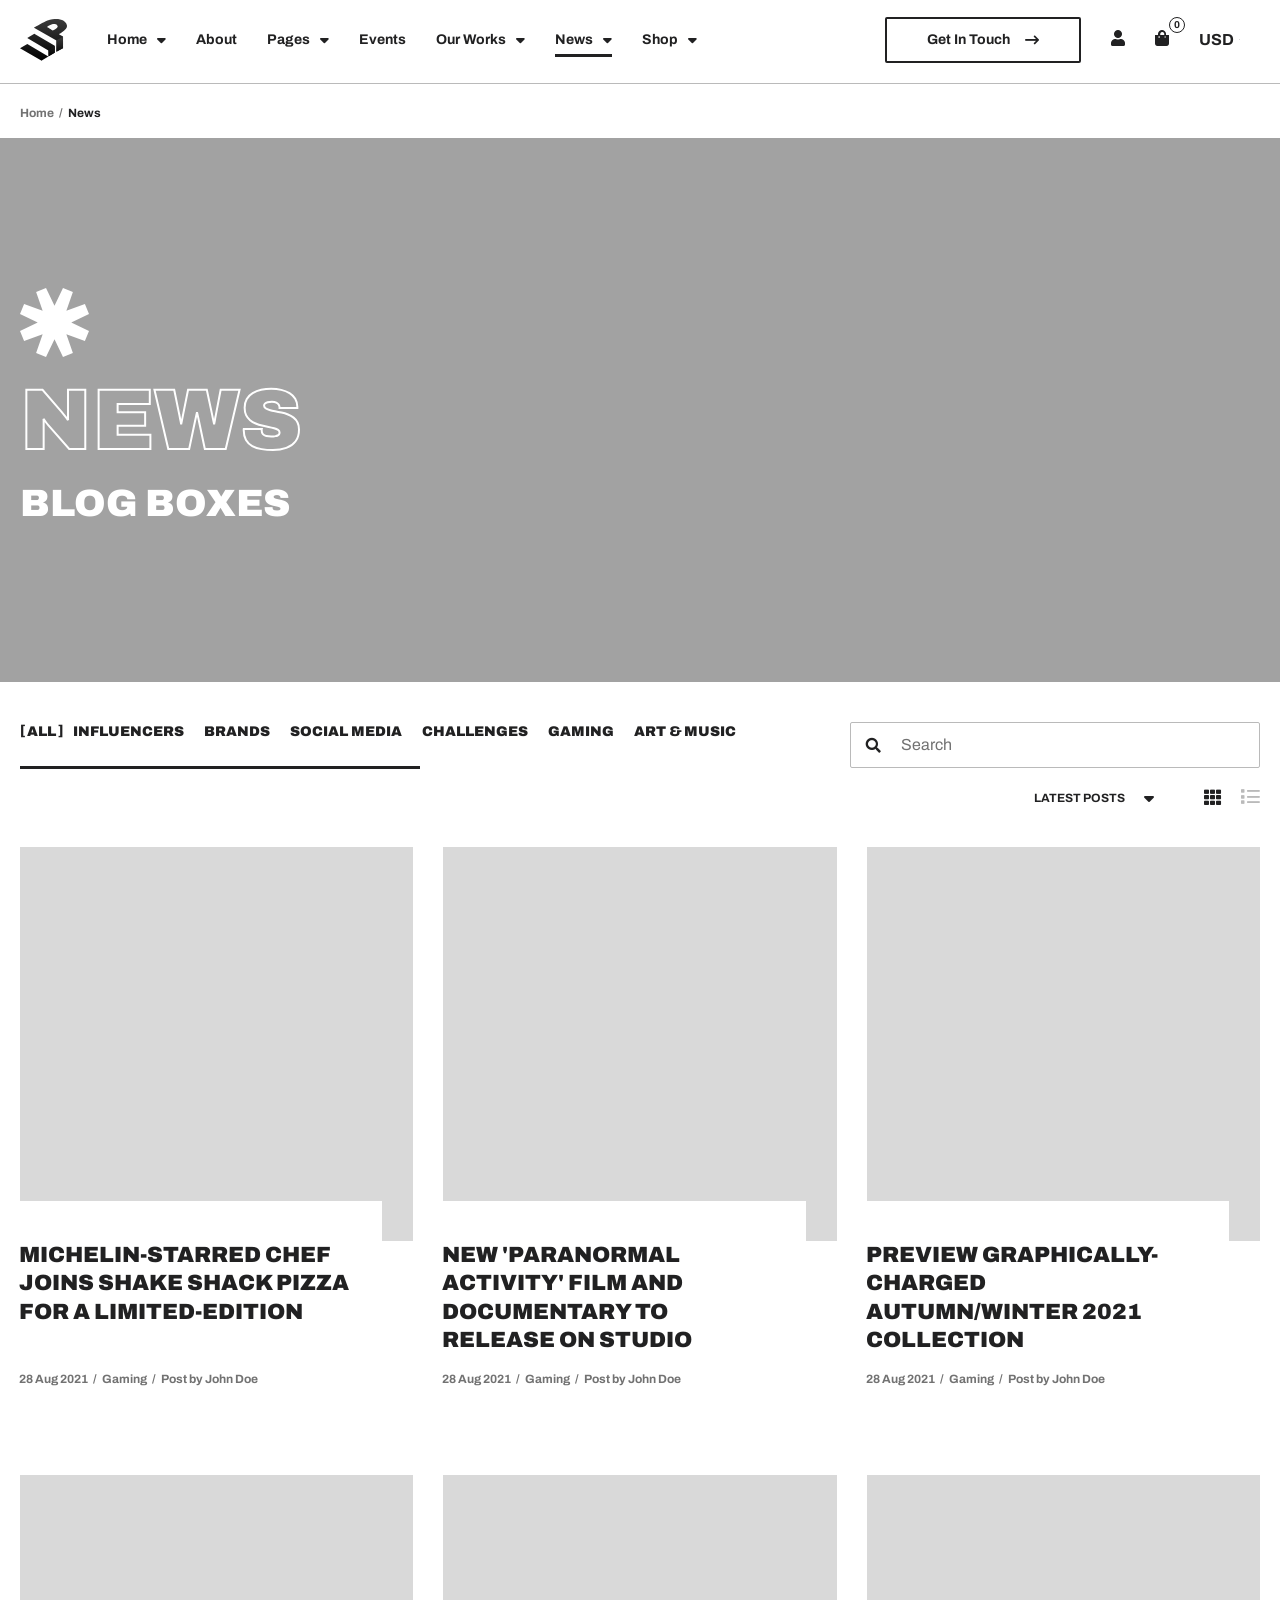
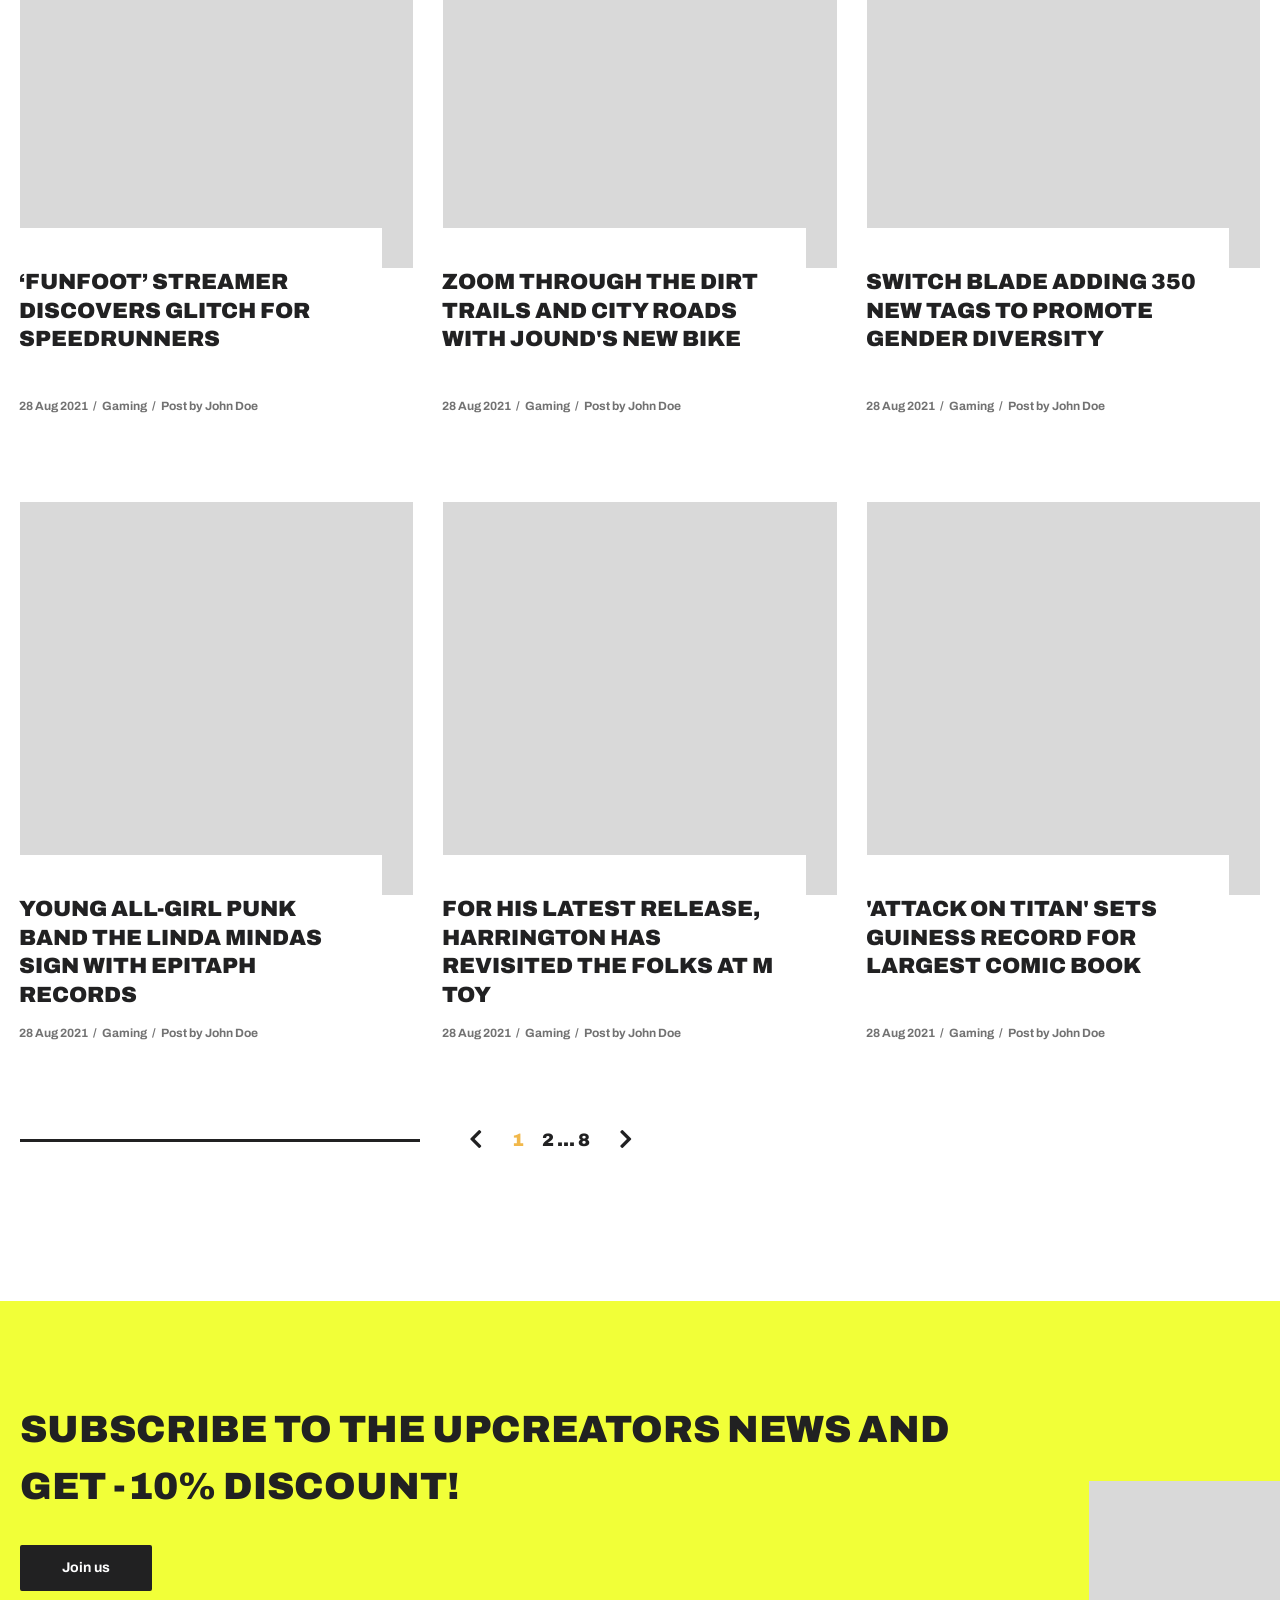
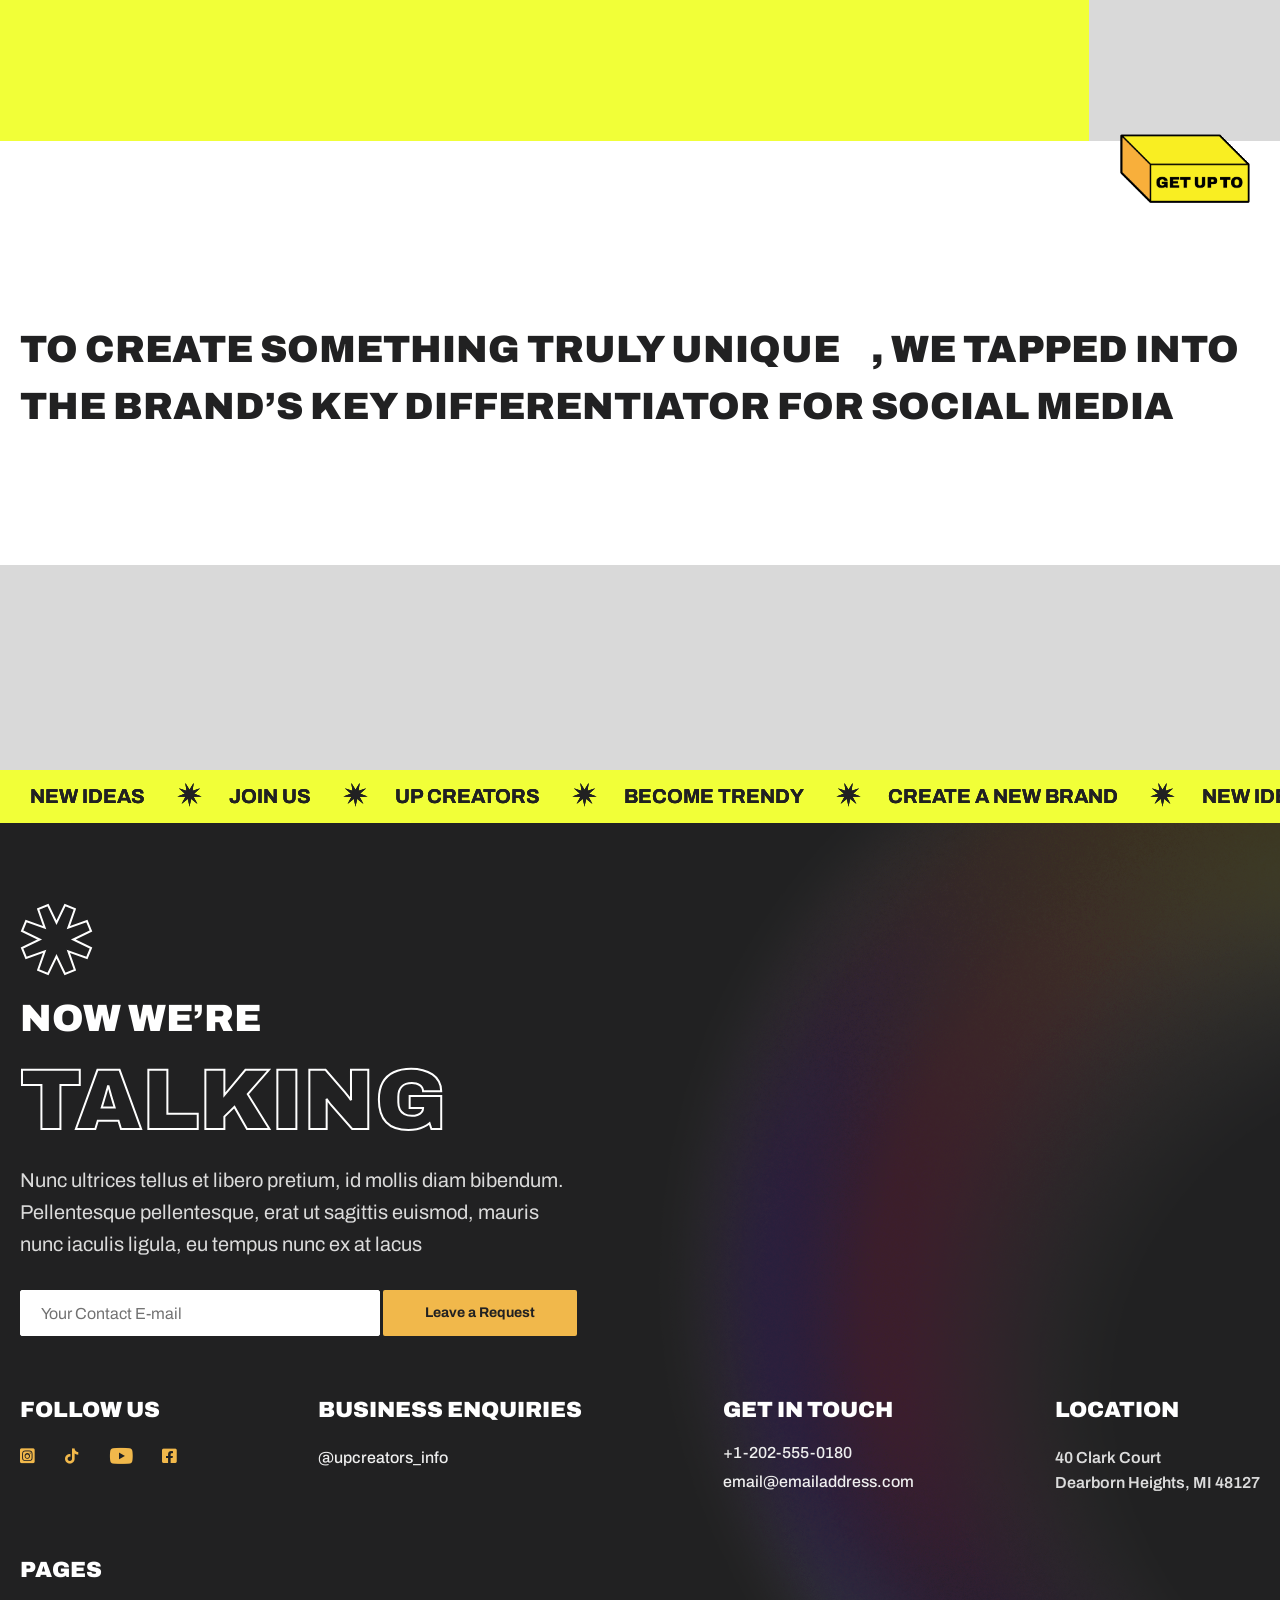
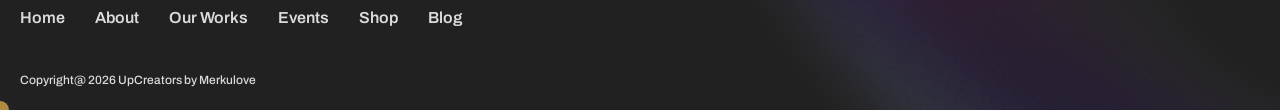
<file: Template/blog-grid.html>
<!DOCTYPE html>
<html lang="en">
    <head>
        <meta charset="UTF-8" />
        <meta name="viewport" content="width=device-width, initial-scale=1.0, minimum-scale=1.0" />
        <meta http-equiv="X-UA-Compatible" content="ie=edge" />
        <title>News | UpCreators</title>
        <link rel="stylesheet preload" as="style" href="css/preload.min.css" />
        <link rel="stylesheet preload" as="style" href="css/icomoon.css" />
        <link rel="stylesheet preload" as="style" href="css/libs.min.css" />
        <link rel="stylesheet" href="css/blog-grid.min.css" />
    </head>
    <body>
        <header class="header" data-page="blog-grid" data-page-parent="news">
            <div class="header_bg">
                <picture>
                    <source data-srcset="img/gradients/10.webp" srcset="img/gradients/10.webp" type="image/webp" />
                    <img class="lazy" data-src="img/gradients/10.png" src="img/gradients/10.png" alt="media" />
                </picture>
            </div>
            <div class="container d-flex">
                <a class="header_logo logo" href="index.html">
                    <span class="header_logo-wrapper">
                        <img src="svg/logo--black.svg" alt="UpCreators" />
                    </span>
                    <span class="text">Creators</span>
                </a>
                <nav class="header_nav text--medium text--md collapse" id="headerMenu">
                    <ul class="header_nav-list">
                        <li class="header_nav-list_item dropdown">
                            <a
                                class="nav-link nav-item dropdown-toggle"
                                href="index.html"
                                data-bs-toggle="collapse"
                                data-bs-target="#homeMenu"
                                data-trigger="dropdown"
                                data-main-link="true"
                                aria-expanded="false"
                                aria-controls="homeMenu"
                                data-page="home"
                                data-page-parent="home"
                            >
                                <span class="nav-item_text"> Home </span>
                                <span class="icon icon-caret-down-solid"></span>
                            </a>
                            <div class="dropdown-menu collapse" id="homeMenu">
                                <ul class="dropdown-list">
                                    <li class="list-item">
                                        <a
                                            class="dropdown-item nav-item"
                                            data-page="home"
                                            data-page-parent="home"
                                            href="index.html"
                                            data-main="true"
                                        >
                                            Home Agency
                                        </a>
                                    </li>
                                    <li class="list-item">
                                        <a
                                            class="dropdown-item nav-item"
                                            data-page="streamers"
                                            data-page-parent="home"
                                            href="streamers.html"
                                        >
                                            Home Streamers
                                        </a>
                                    </li>
                                    <li class="list-item">
                                        <a
                                            class="dropdown-item nav-item"
                                            data-page="home-shop"
                                            data-page-parent="home"
                                            href="index-shop.html"
                                        >
                                            Home Shop
                                        </a>
                                    </li>
                                </ul>
                            </div>
                        </li>
                        <li class="header_nav-list_item">
                            <a class="nav-item nav-link" href="about.html" data-page="about" data-single="true">
                                <span class="nav-item_text">About</span>
                            </a>
                        </li>
                        <li class="header_nav-list_item dropdown">
                            <a
                                class="nav-link nav-item dropdown-toggle"
                                href="#"
                                data-bs-toggle="collapse"
                                data-bs-target="#pagesMenu"
                                data-trigger="dropdown"
                                data-page-parent="pages"
                                data-main-link="true"
                                aria-expanded="false"
                                aria-controls="pagesMenu"
                            >
                                <span class="nav-item_text"> Pages </span>
                                <span class="icon icon-caret-down-solid"></span>
                            </a>
                            <div class="dropdown-menu collapse" id="pagesMenu">
                                <ul class="dropdown-list">
                                    <li class="list-item">
                                        <a class="dropdown-item nav-item" data-page="faq" data-page-parent="pages" href="faq.html"> FAQ </a>
                                    </li>
                                    <li class="list-item">
                                        <a
                                            class="dropdown-item nav-item"
                                            data-page="contacts"
                                            data-page-parent="pages"
                                            href="contacts.html"
                                        >
                                            Contact Us
                                        </a>
                                    </li>
                                    <li class="list-item">
                                        <a class="dropdown-item nav-item" data-page="error" data-page-parent="pages" href="404.html">
                                            Error Page
                                        </a>
                                    </li>
                                </ul>
                            </div>
                        </li>
                        <li class="header_nav-list_item">
                            <a class="nav-item nav-link" href="events.html" data-page="events" data-single="true">
                                <span class="nav-item_text">Events</span>
                            </a>
                        </li>
                        <li class="header_nav-list_item dropdown">
                            <a
                                class="nav-link nav-item dropdown-toggle"
                                href="cases.html"
                                data-bs-toggle="collapse"
                                data-bs-target="#casesMenu"
                                data-trigger="dropdown"
                                data-page-parent="cases"
                                data-main-link="true"
                                aria-expanded="false"
                                aria-controls="casesMenu"
                            >
                                <span class="nav-item_text"> Our Works </span>
                                <span class="icon icon-caret-down-solid"></span>
                            </a>
                            <div class="dropdown-menu collapse" id="casesMenu">
                                <ul class="dropdown-list">
                                    <li class="list-item" data-main="true">
                                        <a class="dropdown-item nav-item" data-page="cases" data-page-parent="cases" href="cases.html">
                                            Our Works
                                        </a>
                                    </li>
                                    <li class="list-item">
                                        <a class="dropdown-item nav-item" data-page="case" data-page-parent="cases" href="case.html">
                                            Case Details
                                        </a>
                                    </li>
                                </ul>
                            </div>
                        </li>
                        <li class="header_nav-list_item dropdown">
                            <a
                                class="nav-link nav-item dropdown-toggle"
                                href="blog-sidebar.html"
                                data-bs-toggle="collapse"
                                data-bs-target="#newsMenu"
                                data-trigger="dropdown"
                                data-page-parent="news"
                                data-main-link="true"
                                aria-expanded="false"
                                aria-controls="newsMenu"
                            >
                                <span class="nav-item_text"> News </span>
                                <span class="icon icon-caret-down-solid"></span>
                            </a>
                            <div class="dropdown-menu collapse" id="newsMenu">
                                <ul class="dropdown-list">
                                    <li class="list-item">
                                        <a
                                            class="dropdown-item nav-item"
                                            data-page="blog-sidebar"
                                            data-page-parent="news"
                                            href="blog-sidebar.html"
                                        >
                                            News Sidebar
                                        </a>
                                    </li>
                                    <li class="list-item">
                                        <a
                                            class="dropdown-item nav-item"
                                            data-page="blog-list"
                                            data-page-parent="news"
                                            href="blog-list.html"
                                        >
                                            News Horizontal Boxes
                                        </a>
                                    </li>
                                    <li class="list-item">
                                        <a
                                            class="dropdown-item nav-item"
                                            data-page="blog-grid"
                                            data-page-parent="news"
                                            href="blog-grid.html"
                                        >
                                            News Full Width
                                        </a>
                                    </li>
                                    <li class="list-item">
                                        <a
                                            class="dropdown-item nav-item"
                                            data-page="post-sidebar"
                                            data-page-parent="news"
                                            href="post-sidebar.html"
                                        >
                                            Single Post Sidebar
                                        </a>
                                    </li>
                                    <li class="list-item">
                                        <a class="dropdown-item nav-item" data-page="post" data-page-parent="news" href="post.html">
                                            Single Post Full Width
                                        </a>
                                    </li>
                                </ul>
                            </div>
                        </li>
                        <li class="header_nav-list_item dropdown">
                            <a
                                class="nav-link nav-item dropdown-toggle"
                                href="shop.html"
                                data-bs-toggle="collapse"
                                data-bs-target="#shopMenu"
                                data-trigger="dropdown"
                                data-page-parent="shop"
                                data-main-link="true"
                                aria-expanded="false"
                                aria-controls="shopMenu"
                            >
                                <span class="nav-item_text"> Shop </span>
                                <span class="icon icon-caret-down-solid"></span>
                            </a>
                            <div class="dropdown-menu collapse" id="shopMenu">
                                <ul class="dropdown-list">
                                    <li class="list-item">
                                        <a class="dropdown-item nav-item" data-page="shop" data-page-parent="shop" href="shop.html">
                                            Shop
                                        </a>
                                    </li>
                                    <li class="list-item">
                                        <a
                                            class="dropdown-item nav-item"
                                            data-page="shop-list"
                                            data-page-parent="shop"
                                            href="shop-list.html"
                                        >
                                            Shop List
                                        </a>
                                    </li>
                                    <li class="list-item">
                                        <a class="dropdown-item nav-item" data-page="lookbook" data-page-parent="shop" href="lookbook.html">
                                            Shop Lookbook
                                        </a>
                                    </li>
                                    <li class="list-item">
                                        <a
                                            class="dropdown-item nav-item"
                                            data-page="collection"
                                            data-page-parent="shop"
                                            href="collection.html"
                                        >
                                            Shop Collection
                                        </a>
                                    </li>
                                    <li class="list-item">
                                        <a class="dropdown-item nav-item" data-page="product" data-page-parent="shop" href="product.html">
                                            Shop Product Page
                                        </a>
                                    </li>
                                    <li class="list-item">
                                        <a class="dropdown-item nav-item" data-page="product2" data-page-parent="shop" href="product2.html">
                                            Shop Product Big Images
                                        </a>
                                    </li>
                                    <li class="list-item">
                                        <a class="dropdown-item nav-item" data-page="product3" data-page-parent="shop" href="product3.html">
                                            Shop Product Big Slider
                                        </a>
                                    </li>
                                    <li class="list-item">
                                        <a class="dropdown-item nav-item" data-page="cart" data-page-parent="shop" href="cart.html">
                                            Shopping Bag
                                        </a>
                                    </li>
                                </ul>
                            </div>
                        </li>
                    </ul>
                </nav>
                <div class="header_user">
                    <a class="header_user-btn btn btn--outline" href="contacts.html">Get In Touch <i class="icon icon-arrow-right"></i> </a>
                    <a class="header_user-account" href="#">
                        <i class="icon-user"></i>
                    </a>
                    <a class="header_user-cart addToCart" href="#">
                        <i class="icon-bag"></i>
                        <span class="header_user-cart_qty">0</span>
                    </a>
                    <span class="header_user-preference">
                        USD
                        <span class="header_user-preference_country">
                            <picture>
                                <source data-srcset="img/placeholder.jpg" srcset="img/placeholder.jpg" type="image/webp" />
                                <img class="lazy" data-src="img/placeholder.jpg" src="img/placeholder.jpg" alt="USA" />
                            </picture>
                        </span>
                    </span>
                </div>
                <button
                    class="header_trigger"
                    id="headerTrigger"
                    data-bs-toggle="collapse"
                    data-bs-target="#headerMenu"
                    aria-controls="headerMenu"
                    aria-expanded="false"
                    type="button"
                ></button>
            </div>
        </header>
        <ul class="breadcrumbs">
            <li>
                <a class="link" href="index.html">Home</a>
            </li>

            <li>
                <span>News</span>
            </li>
        </ul>
        <header class="page section">
            <div class="page_overlay"></div>
            <div class="container">
                <div class="page_main">
                    <div class="page_main-icon rotate shape">
                        <svg width="69" height="69" viewBox="0 0 69 69" fill="none" xmlns="http://www.w3.org/2000/svg">
                            <path
                                d="M42.993 69L34.5 51.2698L26.007 69L16.1104 64.9008L22.6419 46.3582L4.09932 52.8899L0 42.993L17.7302 34.5L0 26.007L4.09932 16.1103L22.6419 22.6418L16.1104 4.09921L26.007 0L34.5 17.7302L42.993 0L52.8899 4.09921L46.3582 22.6418L64.9008 16.1103L69 26.007L51.2698 34.5L69 42.993L64.9008 52.8899L46.3582 46.3582L52.8899 64.9008L42.993 69Z"
                                fill="currentColor"
                            />
                        </svg>
                    </div>
                    <h1 class="page_main-title outlined outlined--white" data-aos="fade-left">News</h1>
                    <h2 class="page_main-subtitle" data-aos="fade-right">Blog Boxes</h2>
                </div>
            </div>
        </header>
        <main class="blog">
            <!--  banner section start  -->
            <div class="container">
                <div class="blog_panel">
                    <div class="wrapper">
                        <ul class="blog_panel-filters h6">
                            <li class="list-item">
                                <a class="blog_panel-filters_filter link link--brackets current" data-filter="*" href="#">All</a>
                            </li>
                            <li class="list-item">
                                <a class="blog_panel-filters_filter link link--brackets" data-filter=".influencers" href="#">Influencers</a>
                            </li>
                            <li class="list-item">
                                <a class="blog_panel-filters_filter link link--brackets" data-filter=".brands" href="#">Brands</a>
                            </li>
                            <li class="list-item">
                                <a class="blog_panel-filters_filter link link--brackets" data-filter=".social" href="#">Social Media</a>
                            </li>
                            <li class="list-item">
                                <a class="blog_panel-filters_filter link link--brackets" data-filter=".challenges" href="#">Challenges</a>
                            </li>
                            <li class="list-item">
                                <a class="blog_panel-filters_filter link link--brackets" data-filter=".gaming" href="#">Gaming</a>
                            </li>
                            <li class="list-item">
                                <a class="blog_panel-filters_filter link link--brackets" data-filter=".art" href="#">Art & Music</a>
                            </li>
                        </ul>
                        <span class="divider"></span>
                    </div>
                    <form class="search" action="#" method="get" data-type="search">
                        <input class="field required" type="search" id="searchQuery" name="searchQuery" placeholder="Search" />
                        <label for="searchQuery"><i class="icon-search"></i></label>
                    </form>
                    <div class="blog_panel-sorting">
                        <div class="wrapper">
                            <select name="blogSorting" id="blogSorting">
                                <option value="latest">Latest posts</option>
                                <option value="oldest">Oldest posts</option>
                                <option value="popular">Popular posts</option>
                                <option value="liked">Most liked</option>
                                <option value="viewed">Most viewed</option>
                            </select>
                        </div>
                        <a class="link current" href="#"><i class="icon-grid"></i></a>
                        <a class="link" href="blog-list.html"><i class="icon-list"></i></a>
                    </div>
                </div>
                <ul class="blog_posts blog_posts--sortable box_posts">
                    <li class="box_posts-item blog_posts-item brands social art gaming">
                        <div class="media">
                            <picture>
                                <source data-srcset="img/placeholder.jpg" srcset="img/placeholder.jpg" type="image/webp" />
                                <img
                                    class="lazy"
                                    data-src="img/placeholder.jpg"
                                    src="img/placeholder.jpg"
                                    alt="Michelin-Starred Chef Joins Shake Shack Pizza For a Limited-Edition"
                                />
                            </picture>
                        </div>
                        <div class="main">
                            <a class="main_title h4" href="post.html"
                                >Michelin-Starred Chef Joins Shake Shack Pizza For a Limited-Edition</a
                            >
                            <ul class="main_meta meta">
                                <li class="meta_item">28 Aug 2021</li>
                                <li class="meta_item">Gaming</li>
                                <li class="meta_item">Post by John Doe</li>
                            </ul>
                        </div>
                    </li>
                    <li class="box_posts-item blog_posts-item influencers brands art gaming">
                        <div class="media">
                            <picture>
                                <source data-srcset="img/placeholder.jpg" srcset="img/placeholder.jpg" type="image/webp" />
                                <img
                                    class="lazy"
                                    data-src="img/placeholder.jpg"
                                    src="img/placeholder.jpg"
                                    alt="New 'Paranormal Activity' Film and Documentary to Release on Studio"
                                />
                            </picture>
                        </div>
                        <div class="main">
                            <a class="main_title h4" href="post.html"
                                >New 'Paranormal Activity' Film and Documentary to Release on Studio</a
                            >
                            <ul class="main_meta meta">
                                <li class="meta_item">28 Aug 2021</li>
                                <li class="meta_item">Gaming</li>
                                <li class="meta_item">Post by John Doe</li>
                            </ul>
                        </div>
                    </li>
                    <li class="box_posts-item blog_posts-item influencers brands challenges gaming">
                        <div class="media">
                            <picture>
                                <source data-srcset="img/placeholder.jpg" srcset="img/placeholder.jpg" type="image/webp" />
                                <img
                                    class="lazy"
                                    data-src="img/placeholder.jpg"
                                    src="img/placeholder.jpg"
                                    alt="Preview  Graphically-Charged Autumn/Winter 2021 Collection"
                                />
                            </picture>
                        </div>
                        <div class="main">
                            <a class="main_title h4" href="post.html">Preview Graphically-Charged Autumn/Winter 2021 Collection</a>
                            <ul class="main_meta meta">
                                <li class="meta_item">28 Aug 2021</li>
                                <li class="meta_item">Gaming</li>
                                <li class="meta_item">Post by John Doe</li>
                            </ul>
                        </div>
                    </li>
                    <li class="box_posts-item blog_posts-item art brands challenges">
                        <div class="media">
                            <picture>
                                <source data-srcset="img/placeholder.jpg" srcset="img/placeholder.jpg" type="image/webp" />
                                <img
                                    class="lazy"
                                    data-src="img/placeholder.jpg"
                                    src="img/placeholder.jpg"
                                    alt="First-Time ‘Funfoot’  Streamer Discovers Glitch for Speedrunners"
                                />
                            </picture>
                        </div>
                        <div class="main">
                            <a class="main_title h4" href="post.html">‘Funfoot’ Streamer Discovers Glitch for Speedrunners</a>
                            <ul class="main_meta meta">
                                <li class="meta_item">28 Aug 2021</li>
                                <li class="meta_item">Gaming</li>
                                <li class="meta_item">Post by John Doe</li>
                            </ul>
                        </div>
                    </li>
                    <li class="box_posts-item blog_posts-item social art challenges">
                        <div class="media">
                            <picture>
                                <source data-srcset="img/placeholder.jpg" srcset="img/placeholder.jpg" type="image/webp" />
                                <img
                                    class="lazy"
                                    data-src="img/placeholder.jpg"
                                    src="img/placeholder.jpg"
                                    alt="Zoom Through the Dirt Trails and City Roads With Jound's New  bike"
                                />
                            </picture>
                        </div>
                        <div class="main">
                            <a class="main_title h4" href="post.html">Zoom Through the Dirt Trails and City Roads With Jound's New bike</a>
                            <ul class="main_meta meta">
                                <li class="meta_item">28 Aug 2021</li>
                                <li class="meta_item">Gaming</li>
                                <li class="meta_item">Post by John Doe</li>
                            </ul>
                        </div>
                    </li>
                    <li class="box_posts-item blog_posts-item influencers art challenges">
                        <div class="media">
                            <picture>
                                <source data-srcset="img/placeholder.jpg" srcset="img/placeholder.jpg" type="image/webp" />
                                <img
                                    class="lazy"
                                    data-src="img/placeholder.jpg"
                                    src="img/placeholder.jpg"
                                    alt="Switch Adds 350 New Tags to Promote Gender Diversity"
                                />
                            </picture>
                        </div>
                        <div class="main">
                            <a class="main_title h4" href="post.html">Switch Blade Adding 350 New Tags to Promote Gender Diversity</a>
                            <ul class="main_meta meta">
                                <li class="meta_item">28 Aug 2021</li>
                                <li class="meta_item">Gaming</li>
                                <li class="meta_item">Post by John Doe</li>
                            </ul>
                        </div>
                    </li>
                    <li class="box_posts-item blog_posts-item influencers brands">
                        <div class="media">
                            <picture>
                                <source data-srcset="img/placeholder.jpg" srcset="img/placeholder.jpg" type="image/webp" />
                                <img
                                    class="lazy"
                                    data-src="img/placeholder.jpg"
                                    src="img/placeholder.jpg"
                                    alt="Young All-Girl Punk Band The Linda Mindas Sign With Epitaph Records"
                                />
                            </picture>
                        </div>
                        <div class="main">
                            <a class="main_title h4" href="post.html"
                                >Young All-Girl Punk Band The Linda Mindas Sign With Epitaph Records</a
                            >
                            <ul class="main_meta meta">
                                <li class="meta_item">28 Aug 2021</li>
                                <li class="meta_item">Gaming</li>
                                <li class="meta_item">Post by John Doe</li>
                            </ul>
                        </div>
                    </li>
                    <li class="box_posts-item blog_posts-item social brands">
                        <div class="media">
                            <picture>
                                <source data-srcset="img/placeholder.jpg" srcset="img/placeholder.jpg" type="image/webp" />
                                <img
                                    class="lazy"
                                    data-src="img/placeholder.jpg"
                                    src="img/placeholder.jpg"
                                    alt="For his latest release, Harrington has revisited the folks at M Toy "
                                />
                            </picture>
                        </div>
                        <div class="main">
                            <a class="main_title h4" href="post.html"
                                >For his latest release, Harrington has revisited the folks at M Toy
                            </a>
                            <ul class="main_meta meta">
                                <li class="meta_item">28 Aug 2021</li>
                                <li class="meta_item">Gaming</li>
                                <li class="meta_item">Post by John Doe</li>
                            </ul>
                        </div>
                    </li>
                    <li class="box_posts-item blog_posts-item social art">
                        <div class="media">
                            <picture>
                                <source data-srcset="img/placeholder.jpg" srcset="img/placeholder.jpg" type="image/webp" />
                                <img
                                    class="lazy"
                                    data-src="img/placeholder.jpg"
                                    src="img/placeholder.jpg"
                                    alt="'Attack on Titan' Sets Guiness World Record for Largest Comic Book"
                                />
                            </picture>
                        </div>
                        <div class="main">
                            <a class="main_title h4" href="post.html">'Attack on Titan' Sets Guiness Record for Largest Comic Book</a>
                            <ul class="main_meta meta">
                                <li class="meta_item">28 Aug 2021</li>
                                <li class="meta_item">Gaming</li>
                                <li class="meta_item">Post by John Doe</li>
                            </ul>
                        </div>
                    </li>
                </ul>
                <div class="pagination">
                    <span class="pagination_line divider"></span>
                    <div class="pagination_main">
                        <a class="link disabled" href="#">
                            <i class="icon-angle-left icon"></i>
                        </a>
                        <div class="pages">
                            <a class="link current" href="#">1</a>
                            <a class="link" href="#">2</a>
                            <span class="separator">...</span>
                            <a class="link" href="#">8</a>
                        </div>
                        <a class="link" href="#">
                            <i class="icon-angle-right icon"></i>
                        </a>
                    </div>
                </div>
            </div>
            <aside class="aside">
                <!--  banner content start  -->
                <div class="banner section">
                    <div class="container">
                        <div class="banner_main">
                            <h2 class="banner_main-title" data-aos="fade-down">SUBSCRIBE TO THE UpCreators NEWS AND GET -10% DISCOUNT!</h2>
                            <div class="wrapper" data-aos="fade-up">
                                <a class="banner_main-btn btn btn--arrow btn--black" href="contacts.html"
                                    >Join us <i class="icon icon-arrow-right"></i
                                ></a>
                            </div>
                        </div>
                        <div class="banner_media">
                            <div class="banner_media-img">
                                <picture>
                                    <source data-srcset="img/placeholder.jpg" srcset="img/placeholder.jpg" type="image/webp" />
                                    <img class="lazy" data-src="img/placeholder.jpg" src="img/placeholder.jpg" alt="media" />
                                </picture>
                            </div>
                            <a class="getup" href="events.html"></a>
                        </div>
                    </div>
                </div>
                <!--  banner content end  -->
                <div class="banner_extension">
                    <div class="container">
                        <h2 class="banner_extension-title">
                            To create something truly unique
                            <span class="emoji">
                                <span class="emoji_item">
                                    <picture>
                                        <source data-srcset="img/placeholder.jpg" srcset="img/placeholder.jpg" type="image/webp" />
                                        <img class="lazy" data-src="img/placeholder.jpg" src="img/placeholder.jpg" alt="emoji" />
                                    </picture>
                                </span>
                                <span class="emoji_item">
                                    <picture>
                                        <source data-srcset="img/placeholder.jpg" srcset="img/placeholder.jpg" type="image/webp" />
                                        <img class="lazy" data-src="img/placeholder.jpg" src="img/placeholder.jpg" alt="emoji" />
                                    </picture>
                                </span>
                                <span class="emoji_item">
                                    <picture>
                                        <source data-srcset="img/placeholder.jpg" srcset="img/placeholder.jpg" type="image/webp" />
                                        <img class="lazy" data-src="img/placeholder.jpg" src="img/placeholder.jpg" alt="emoji" />
                                    </picture>
                                </span>
                            </span>
                            , we tapped into the brand’s key differentiator for Social Media
                        </h2>
                    </div>
                </div>
            </aside>
        </main>
        <!--  feed section start  -->
        <div class="feed swiper">
            <div class="swiper-wrapper">
                <div class="swiper-slide">
                    <a class="link" href="https://instagram.com" target="_blank" rel="noopener noreferrer">
                        <picture>
                            <source data-srcset="img/placeholder.jpg" srcset="img/placeholder.jpg" type="image/webp" />
                            <img class="lazy" data-src="img/placeholder.jpg" src="img/placeholder.jpg" alt="instagram post" />
                        </picture>
                    </a>
                </div>
                <div class="swiper-slide">
                    <a class="link" href="https://instagram.com" target="_blank" rel="noopener noreferrer">
                        <picture>
                            <source data-srcset="img/placeholder.jpg" srcset="img/placeholder.jpg" type="image/webp" />
                            <img class="lazy" data-src="img/placeholder.jpg" src="img/placeholder.jpg" alt="instagram post" />
                        </picture>
                    </a>
                </div>
                <div class="swiper-slide">
                    <a class="link" href="https://instagram.com" target="_blank" rel="noopener noreferrer">
                        <picture>
                            <source data-srcset="img/placeholder.jpg" srcset="img/placeholder.jpg" type="image/webp" />
                            <img class="lazy" data-src="img/placeholder.jpg" src="img/placeholder.jpg" alt="instagram post" />
                        </picture>
                    </a>
                </div>
                <div class="swiper-slide">
                    <a class="link" href="https://instagram.com" target="_blank" rel="noopener noreferrer">
                        <picture>
                            <source data-srcset="img/placeholder.jpg" srcset="img/placeholder.jpg" type="image/webp" />
                            <img class="lazy" data-src="img/placeholder.jpg" src="img/placeholder.jpg" alt="instagram post" />
                        </picture>
                    </a>
                </div>
                <div class="swiper-slide">
                    <a class="link" href="https://instagram.com" target="_blank" rel="noopener noreferrer">
                        <picture>
                            <source data-srcset="img/placeholder.jpg" srcset="img/placeholder.jpg" type="image/webp" />
                            <img class="lazy" data-src="img/placeholder.jpg" src="img/placeholder.jpg" alt="instagram post" />
                        </picture>
                    </a>
                </div>
                <div class="swiper-slide">
                    <a class="link" href="https://instagram.com" target="_blank" rel="noopener noreferrer">
                        <picture>
                            <source data-srcset="img/placeholder.jpg" srcset="img/placeholder.jpg" type="image/webp" />
                            <img class="lazy" data-src="img/placeholder.jpg" src="img/placeholder.jpg" alt="instagram post" />
                        </picture>
                    </a>
                </div>
                <div class="swiper-slide">
                    <a class="link" href="https://instagram.com" target="_blank" rel="noopener noreferrer">
                        <picture>
                            <source data-srcset="img/placeholder.jpg" srcset="img/placeholder.jpg" type="image/webp" />
                            <img class="lazy" data-src="img/placeholder.jpg" src="img/placeholder.jpg" alt="instagram post" />
                        </picture>
                    </a>
                </div>
                <div class="swiper-slide">
                    <a class="link" href="https://instagram.com" target="_blank" rel="noopener noreferrer">
                        <picture>
                            <source data-srcset="img/placeholder.jpg" srcset="img/placeholder.jpg" type="image/webp" />
                            <img class="lazy" data-src="img/placeholder.jpg" src="img/placeholder.jpg" alt="instagram post" />
                        </picture>
                    </a>
                </div>
            </div>
        </div>
        <!--  feed section end  -->
        <div class="ticker yellow">
            <div class="d-none">
                <span class="ticker-item">new Ideas</span>
                <span class="ticker-item">Join us</span>
                <span class="ticker-item">UP Creators</span>
                <span class="ticker-item">Become trendy</span>
                <span class="ticker-item">Create a new Brand</span>
                <span class="ticker-item">new Ideas</span>
                <span class="ticker-item">Join us</span>
                <span class="ticker-item">UP Creators</span>
                <span class="ticker-item">Become trendy</span>
                <span class="ticker-item">Create a new Brand</span>
            </div>
        </div>
        <footer class="footer">
            <div class="footer_bg">
                <picture>
                    <source data-srcset="img/gradients/10.webp" srcset="img/gradients/10.webp" type="image/webp" />
                    <img class="lazy" data-src="img/gradients/10.jpg" src="img/gradients/10.jpg" alt="media" />
                </picture>
            </div>
            <div class="container">
                <div class="footer_about">
                    <div class="footer_about-slogan">
                        <div class="footer_about-slogan_icon rotate shape">
                            <svg width="73" height="73" viewBox="0 0 73 73" fill="none" xmlns="http://www.w3.org/2000/svg">
                                <path
                                    d="M44.993 71L36.5 53.2698L28.007 71L18.1104 66.9008L24.6419 48.3582L6.09932 54.8899L2 44.993L19.7302 36.5L2 28.007L6.09932 18.1103L24.6419 24.6418L18.1104 6.09921L28.007 2L36.5 19.7302L44.993 2L54.8899 6.09921L48.3582 24.6418L66.9008 18.1103L71 28.007L53.2698 36.5L71 44.993L66.9008 54.8899L48.3582 48.3582L54.8899 66.9008L44.993 71Z"
                                    fill="transparent"
                                    stroke="currentColor"
                                    stroke-width="2"
                                />
                            </svg>
                        </div>
                        <h2 class="footer_about-slogan_title">
                            Now we’re
                            <span class="h1 linebreak outlined outlined--white">Talking</span>
                        </h2>
                        <p class="footer_about-slogan_text">
                            Nunc ultrices tellus et libero pretium, id mollis diam bibendum. Pellentesque pellentesque, erat ut sagittis
                            euismod, mauris nunc iaculis ligula, eu tempus nunc ex at lacus
                        </p>
                    </div>
                    <form class="footer_about-form d-flex" action="#" method="post">
                        <input class="field" type="text" data-type="email" placeholder="Your Contact E-mail" />
                        <button class="btn btn--accent btn--hover-o" type="submit">Leave a Request</button>
                    </form>
                </div>
                <div class="footer_main d-flex">
                    <div class="footer_main-block">
                        <h4 class="footer_main-block_title">Follow Us</h4>
                        <ul class="footer_main-block_socials socials">
                            <li>
                                <a href="https://instagram.com" target="_blank" rel="noopener noreferrer">
                                    <i class="icon-instagram"></i>
                                </a>
                            </li>
                            <li>
                                <a href="https://tiktok.com" target="_blank" rel="noopener noreferrer">
                                    <i class="icon-tiktok"></i>
                                </a>
                            </li>
                            <li>
                                <a href="https://youtube.com" target="_blank" rel="noopener noreferrer">
                                    <i class="icon-youtube"></i>
                                </a>
                            </li>
                            <li>
                                <a href="https://facebook.com" target="_blank" rel="noopener noreferrer">
                                    <i class="icon-facebook"></i>
                                </a>
                            </li>
                        </ul>
                    </div>
                    <div class="footer_main-block">
                        <h4 class="footer_main-block_title">Get In Touch</h4>
                        <div class="footer_main-block_content d-flex flex-column">
                            <a class="link link--underline" href="tel:+1234567890">+1-202-555-0180</a>
                            <a class="link link--underline" href="mailto:example@domain.com">email@emailaddress.com</a>
                        </div>
                    </div>
                    <div class="footer_main-block">
                        <h4 class="footer_main-block_title">Business Enquiries</h4>
                        <div class="footer_main-block_content">
                            <a class="link link--underline" href="#">@upcreators_info</a>
                        </div>
                    </div>
                    <div class="footer_main-block">
                        <h4 class="footer_main-block_title">Location</h4>
                        <div class="footer_main-block_content">
                            <span>40 Clark Court <span class="linebreak">Dearborn Heights, MI 48127</span></span>
                        </div>
                    </div>
                    <div class="footer_main-block">
                        <h4 class="footer_main-block_title">Pages</h4>
                        <ul class="footer_main-block_nav d-flex">
                            <li>
                                <a class="nav-link" href="index.html" data-page="home" data-page-parent="home">Home</a>
                            </li>
                            <li>
                                <a class="nav-link" href="about.html" data-page="about">About</a>
                            </li>
                            <li>
                                <a class="nav-link" href="cases.html" data-page="cases" data-page-parent="cases">Our Works</a>
                            </li>
                            <li>
                                <a class="nav-link" href="events.html" data-page="events">Events</a>
                            </li>
                            <li>
                                <a class="nav-link" href="shop.html" data-page="shop" data-page-parent="shop">Shop</a>
                            </li>
                            <li>
                                <a class="nav-link" href="blog-sidebar.html" data-page="blog-sidebar" data-page-parent="news">Blog</a>
                            </li>
                        </ul>
                    </div>
                </div>
            </div>
            <p class="footer_copy">Copyright@ <span id="currentYear"></span> UpCreators by Merkulove</p>
        </footer>
        <!-- cart popup component start -->
        <div class="cart_popup">
            <div class="cart_popup-backdrop"></div>
            <div class="cart_popup-helper">
                <div class="cart_popup-wrapper">
                    <div class="cart_popup-header d-flex flex-wrap justify-content-between align-items-center">
                        <h4 class="success"><i class="icon icon-check"></i> Item Added</h4>
                        <span class="cartID">Cart Id: 12345</span>
                        <p class="note">Please note: Item(s) is not reserved until checkout is completed</p>
                    </div>
                    <div class="cart_popup-main">
                        <ul class="cart_popup-main_list">
                            <li class="list-item">
                                <div class="media">
                                    <picture>
                                        <source data-srcset="img/placeholder.jpg" srcset="img/placeholder.jpg" type="image/webp" />
                                        <img class="lazy" data-src="img/placeholder.jpg" src="img/placeholder.jpg" alt="Limited Edition T-Shirt" />
                                    </picture>
                                </div>
                                <div class="main">
                                    <div class="main_info">
                                        <div class="wrapper">
                                            <span class="main_info-label">Clothing</span>
                                            <a class="main_info-remove" href="#">
                                                <span class="text">remove</span>
                                                <i class="icon icon-close"></i>
                                            </a>
                                        </div>
                                        <h6 class="main_info-title">Limited Edition T-Shirt</h6>
                                        <ul class="main_info-details">
                                            <li>
                                                <span class="property">size:</span>
                                                <span class="value">s</span>
                                            </li>
                                            <li>
                                                <span class="property">color:</span>
                                                <span class="value">pink</span>
                                            </li>
                                        </ul>
                                        <div class="wrapper">
                                            <div class="main_info-qty">
                                                <span class="main_info-qty_label">Qty:</span>
                                                <div class="qty">
                                                    <span class="qty_minus control">
                                                        <i class="icon-minus"></i>
                                                    </span>
                                                    <input class="qty_amount" type="number" readonly value="1" min="1" max="99" hidden />
                                                    <span class="qty_amount-display"></span>
                                                    <span class="qty_plus control">
                                                        <i class="icon-plus"></i>
                                                    </span>
                                                </div>
                                            </div>
                                            <span class="main_info-price">$320</span>
                                        </div>
                                    </div>
                                </div>
                            </li>
                            <li class="list-item">
                                <div class="media">
                                    <picture>
                                        <source data-srcset="img/placeholder.jpg" srcset="img/placeholder.jpg" type="image/webp" />
                                        <img class="lazy" data-src="img/placeholder.jpg" src="img/placeholder.jpg" alt="Red Flame Jacket" />
                                    </picture>
                                </div>
                                <div class="main">
                                    <div class="main_info">
                                        <div class="wrapper">
                                            <span class="main_info-label">Clothing</span>
                                            <a class="main_info-remove" href="#">
                                                <span class="text">remove</span>
                                                <i class="icon icon-close"></i>
                                            </a>
                                        </div>
                                        <h6 class="main_info-title">Red Flame Jacket</h6>
                                        <ul class="main_info-details">
                                            <li>
                                                <span class="property">size:</span>
                                                <span class="value">s</span>
                                            </li>
                                            <li>
                                                <span class="property">color:</span>
                                                <span class="value">pink</span>
                                            </li>
                                        </ul>
                                        <div class="wrapper">
                                            <div class="main_info-qty">
                                                <span class="main_info-qty_label">Qty:</span>
                                                <div class="qty">
                                                    <span class="qty_minus control">
                                                        <i class="icon-minus"></i>
                                                    </span>
                                                    <input class="qty_amount" type="number" readonly value="1" min="1" max="99" hidden />
                                                    <span class="qty_amount-display"></span>
                                                    <span class="qty_plus control">
                                                        <i class="icon-plus"></i>
                                                    </span>
                                                </div>
                                            </div>
                                            <span class="main_info-price">$320</span>
                                        </div>
                                    </div>
                                </div>
                            </li>
                            <li class="list-item">
                                <div class="media">
                                    <picture>
                                        <source data-srcset="img/placeholder.jpg" srcset="img/placeholder.jpg" type="image/webp" />
                                        <img class="lazy" data-src="img/placeholder.jpg" src="img/placeholder.jpg" alt="Festival Necklace" />
                                    </picture>
                                </div>
                                <div class="main">
                                    <div class="main_info">
                                        <div class="wrapper">
                                            <span class="main_info-label">Clothing</span>
                                            <a class="main_info-remove" href="#">
                                                <span class="text">remove</span>
                                                <i class="icon icon-close"></i>
                                            </a>
                                        </div>
                                        <h6 class="main_info-title">Festival Necklace</h6>
                                        <ul class="main_info-details">
                                            <li>
                                                <span class="property">size:</span>
                                                <span class="value">s</span>
                                            </li>
                                            <li>
                                                <span class="property">color:</span>
                                                <span class="value">pink</span>
                                            </li>
                                        </ul>
                                        <div class="wrapper">
                                            <div class="main_info-qty">
                                                <span class="main_info-qty_label">Qty:</span>
                                                <div class="qty">
                                                    <span class="qty_minus control">
                                                        <i class="icon-minus"></i>
                                                    </span>
                                                    <input class="qty_amount" type="number" readonly value="1" min="1" max="99" hidden />
                                                    <span class="qty_amount-display"></span>
                                                    <span class="qty_plus control">
                                                        <i class="icon-plus"></i>
                                                    </span>
                                                </div>
                                            </div>
                                            <span class="main_info-price">$320</span>
                                        </div>
                                    </div>
                                </div>
                            </li>
                        </ul>
                    </div>
                    <div class="cart_popup-footer">
                        <div class="cart_popup-footer_summary d-flex flex-column">
                            <div class="subtotal">
                                <span class="subtotal_title">Subtotal</span>
                                <span class="subtotal_sum">$1320.00</span>
                            </div>
                            <div class="total h6">
                                <span class="total_title">Total</span>
                                <span class="total_sum">$1320.00</span>
                            </div>
                        </div>
                        <div class="cart_popup-footer_action d-flex">
                            <a class="btn btn--black" href="cart.html">View options</a>
                            <a class="btn btn--accent btn--hover-black" href="cart.html">Checkout</a>
                        </div>
                        <p class="note">Suspendisse potenti. Fusce id cursus massa. Duis tuc uno venenatis ex</p>
                    </div>
                </div>
            </div>
        </div>
        <!-- cart popup component end -->
        <button class="scrollTrigger" id="scrollTrigger"><i class="icon-to-top"></i></button>
        <script id="www-widgetapi-script" src="https://s.ytimg.com/yts/jsbin/www-widgetapi-vflS50iB-/www-widgetapi.js" async=""></script>
        <script src="https://www.youtube.com/player_api"></script>
        <script src="js/common.min.js"></script>
        <script src="js/lottie.min.js"></script>

        <script src="js/blog.min.js"></script>
        <script src="js/ticker.min.js"></script>
    </body>
</html>
</file>
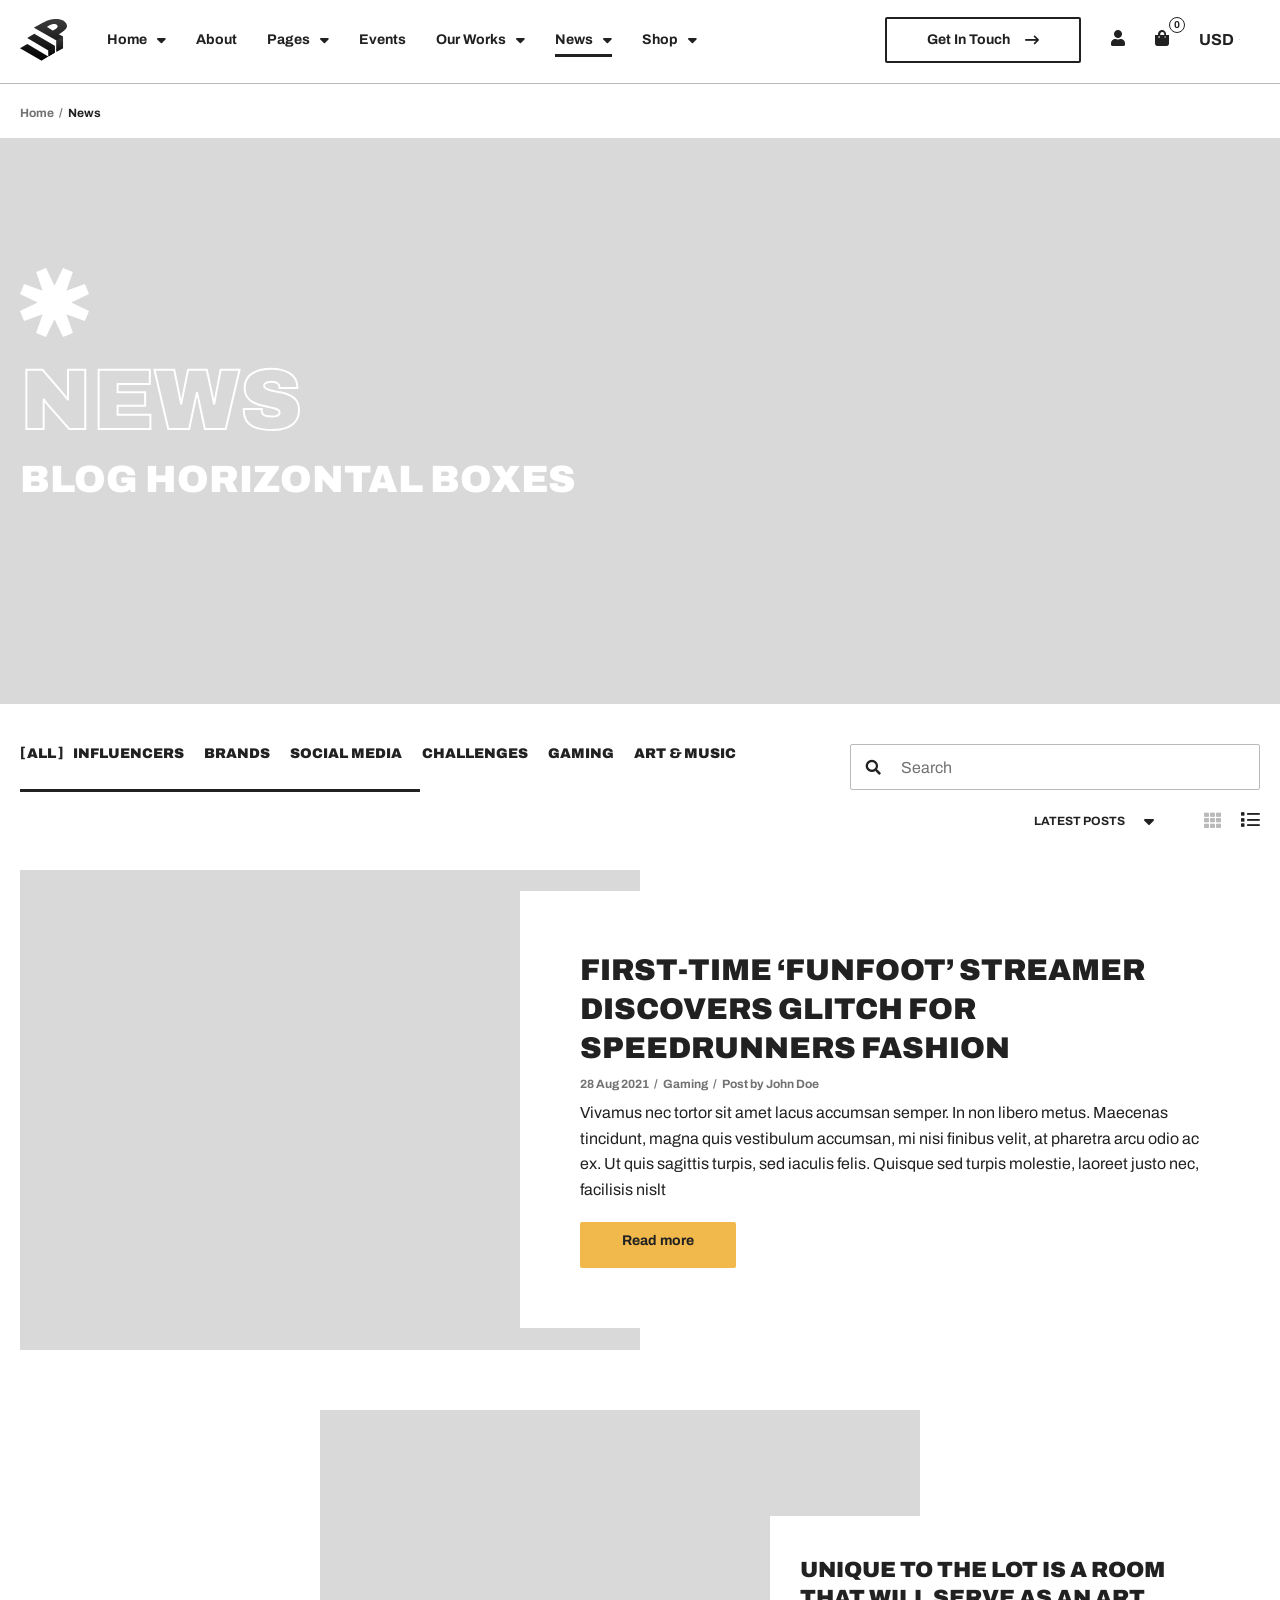
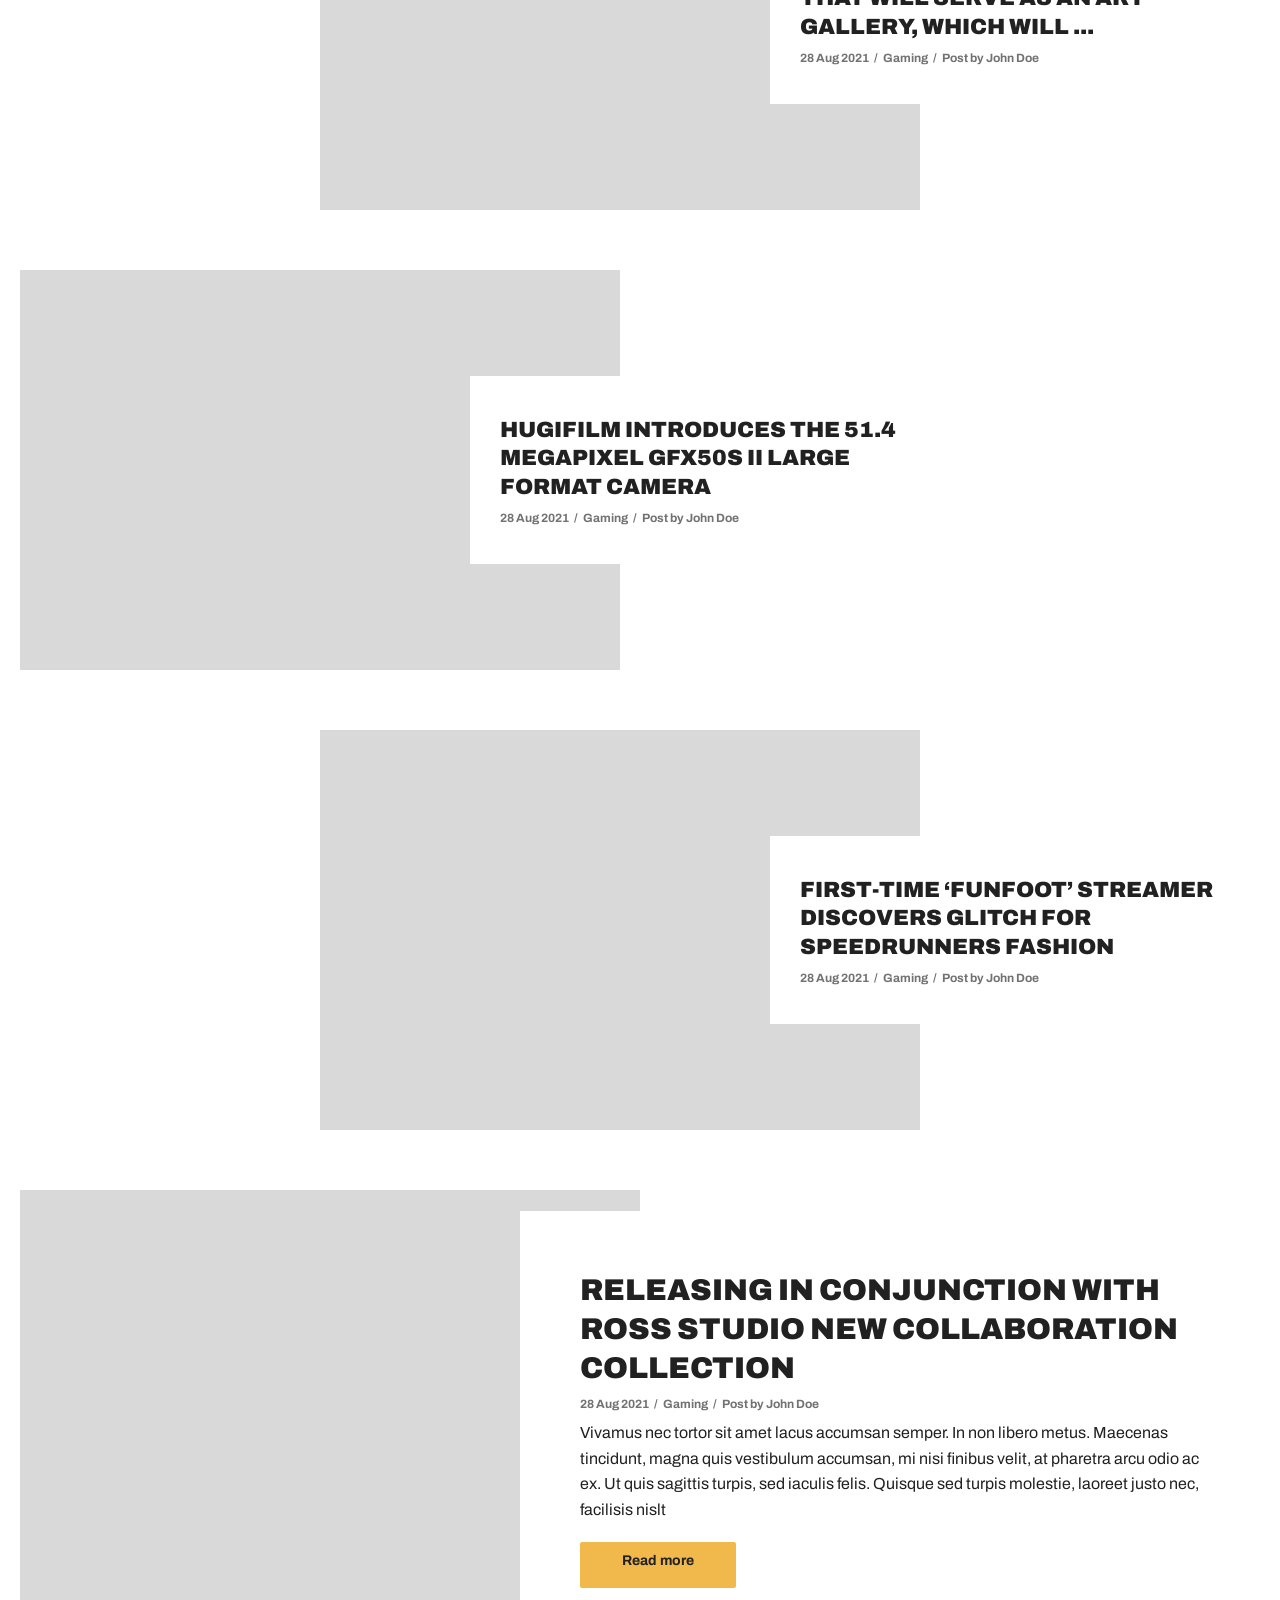
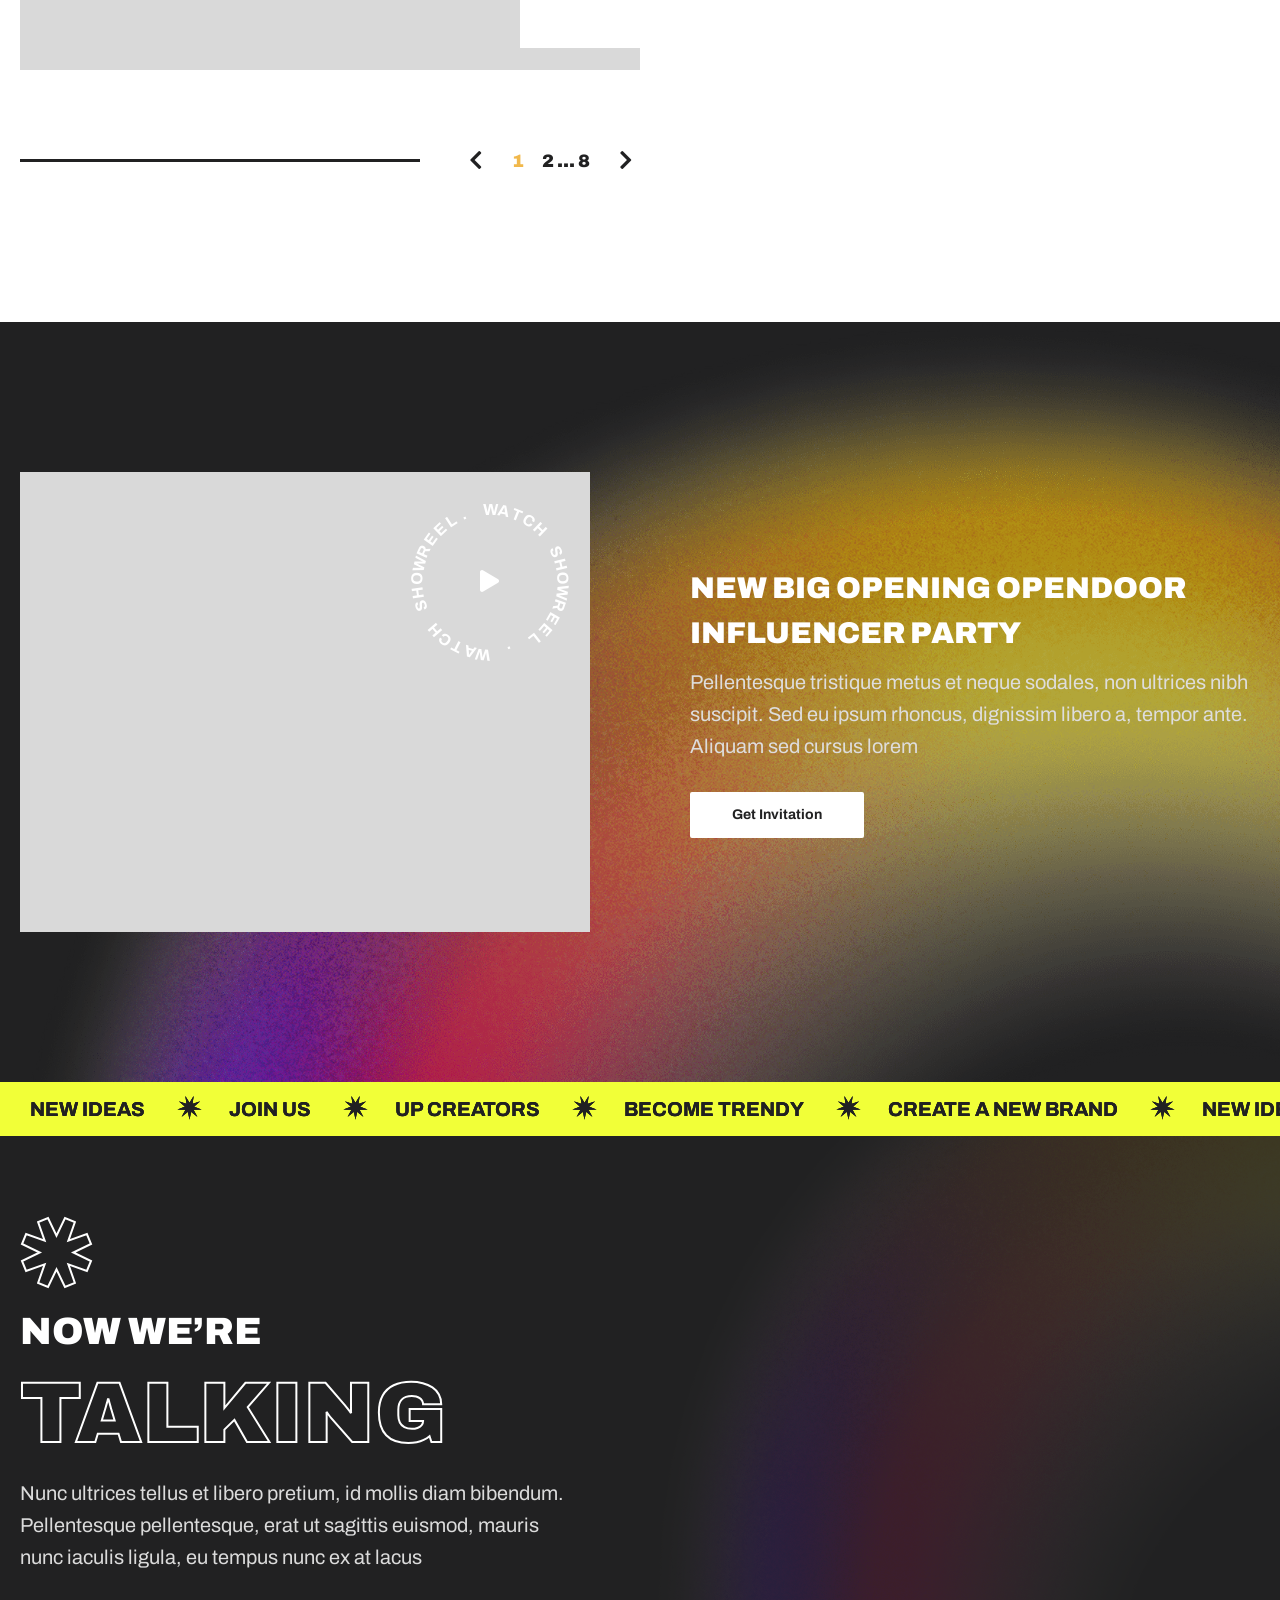
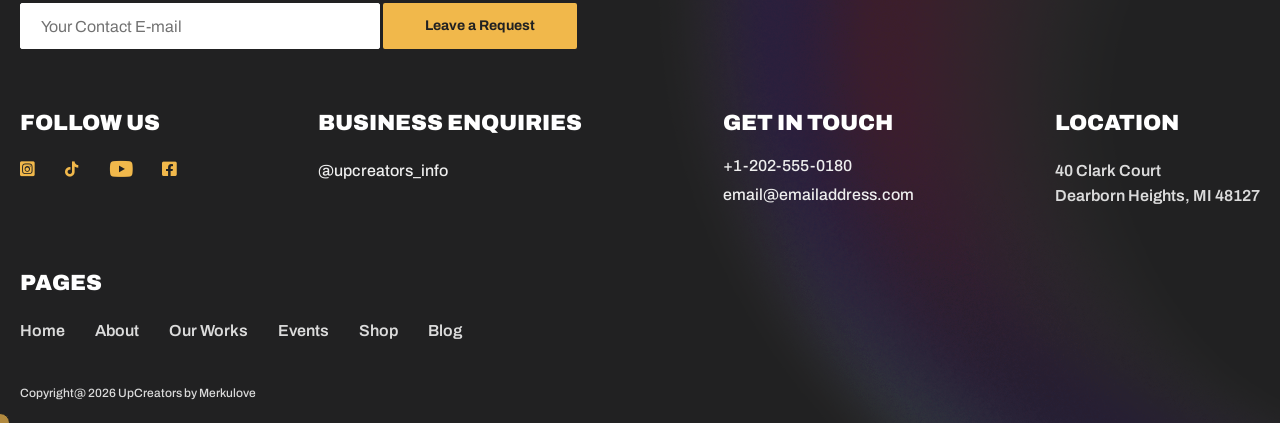
<file: Template/blog-list.html>
<!DOCTYPE html>
<html lang="en">
    <head>
        <meta charset="UTF-8" />
        <meta name="viewport" content="width=device-width, initial-scale=1.0, minimum-scale=1.0" />
        <meta http-equiv="X-UA-Compatible" content="ie=edge" />
        <title>News | UpCreators</title>
        <link rel="stylesheet preload" as="style" href="css/preload.min.css" />
        <link rel="stylesheet preload" as="style" href="css/icomoon.css" />
        <link rel="stylesheet preload" as="style" href="css/libs.min.css" />
        <link rel="stylesheet" href="css/blog-list.min.css" />
    </head>
    <body>
        <header class="header" data-page="blog-list" data-page-parent="news">
            <div class="header_bg">
                <picture>
                    <source data-srcset="img/gradients/10.webp" srcset="img/gradients/10.webp" type="image/webp" />
                    <img class="lazy" data-src="img/gradients/10.png" src="img/gradients/10.png" alt="media" />
                </picture>
            </div>
            <div class="container d-flex">
                <a class="header_logo logo" href="index.html">
                    <span class="header_logo-wrapper">
                        <img src="svg/logo--black.svg" alt="UpCreators" />
                    </span>
                    <span class="text">Creators</span>
                </a>
                <nav class="header_nav text--medium text--md collapse" id="headerMenu">
                    <ul class="header_nav-list">
                        <li class="header_nav-list_item dropdown">
                            <a
                                class="nav-link nav-item dropdown-toggle"
                                href="index.html"
                                data-bs-toggle="collapse"
                                data-bs-target="#homeMenu"
                                data-trigger="dropdown"
                                data-main-link="true"
                                aria-expanded="false"
                                aria-controls="homeMenu"
                                data-page="home"
                                data-page-parent="home"
                            >
                                <span class="nav-item_text"> Home </span>
                                <span class="icon icon-caret-down-solid"></span>
                            </a>
                            <div class="dropdown-menu collapse" id="homeMenu">
                                <ul class="dropdown-list">
                                    <li class="list-item">
                                        <a
                                            class="dropdown-item nav-item"
                                            data-page="home"
                                            data-page-parent="home"
                                            href="index.html"
                                            data-main="true"
                                        >
                                            Home Agency
                                        </a>
                                    </li>
                                    <li class="list-item">
                                        <a
                                            class="dropdown-item nav-item"
                                            data-page="streamers"
                                            data-page-parent="home"
                                            href="streamers.html"
                                        >
                                            Home Streamers
                                        </a>
                                    </li>
                                    <li class="list-item">
                                        <a
                                            class="dropdown-item nav-item"
                                            data-page="home-shop"
                                            data-page-parent="home"
                                            href="index-shop.html"
                                        >
                                            Home Shop
                                        </a>
                                    </li>
                                </ul>
                            </div>
                        </li>
                        <li class="header_nav-list_item">
                            <a class="nav-item nav-link" href="about.html" data-page="about" data-single="true">
                                <span class="nav-item_text">About</span>
                            </a>
                        </li>
                        <li class="header_nav-list_item dropdown">
                            <a
                                class="nav-link nav-item dropdown-toggle"
                                href="#"
                                data-bs-toggle="collapse"
                                data-bs-target="#pagesMenu"
                                data-trigger="dropdown"
                                data-page-parent="pages"
                                data-main-link="true"
                                aria-expanded="false"
                                aria-controls="pagesMenu"
                            >
                                <span class="nav-item_text"> Pages </span>
                                <span class="icon icon-caret-down-solid"></span>
                            </a>
                            <div class="dropdown-menu collapse" id="pagesMenu">
                                <ul class="dropdown-list">
                                    <li class="list-item">
                                        <a class="dropdown-item nav-item" data-page="faq" data-page-parent="pages" href="faq.html"> FAQ </a>
                                    </li>
                                    <li class="list-item">
                                        <a
                                            class="dropdown-item nav-item"
                                            data-page="contacts"
                                            data-page-parent="pages"
                                            href="contacts.html"
                                        >
                                            Contact Us
                                        </a>
                                    </li>
                                    <li class="list-item">
                                        <a class="dropdown-item nav-item" data-page="error" data-page-parent="pages" href="404.html">
                                            Error Page
                                        </a>
                                    </li>
                                </ul>
                            </div>
                        </li>
                        <li class="header_nav-list_item">
                            <a class="nav-item nav-link" href="events.html" data-page="events" data-single="true">
                                <span class="nav-item_text">Events</span>
                            </a>
                        </li>
                        <li class="header_nav-list_item dropdown">
                            <a
                                class="nav-link nav-item dropdown-toggle"
                                href="cases.html"
                                data-bs-toggle="collapse"
                                data-bs-target="#casesMenu"
                                data-trigger="dropdown"
                                data-page-parent="cases"
                                data-main-link="true"
                                aria-expanded="false"
                                aria-controls="casesMenu"
                            >
                                <span class="nav-item_text"> Our Works </span>
                                <span class="icon icon-caret-down-solid"></span>
                            </a>
                            <div class="dropdown-menu collapse" id="casesMenu">
                                <ul class="dropdown-list">
                                    <li class="list-item" data-main="true">
                                        <a class="dropdown-item nav-item" data-page="cases" data-page-parent="cases" href="cases.html">
                                            Our Works
                                        </a>
                                    </li>
                                    <li class="list-item">
                                        <a class="dropdown-item nav-item" data-page="case" data-page-parent="cases" href="case.html">
                                            Case Details
                                        </a>
                                    </li>
                                </ul>
                            </div>
                        </li>
                        <li class="header_nav-list_item dropdown">
                            <a
                                class="nav-link nav-item dropdown-toggle"
                                href="blog-sidebar.html"
                                data-bs-toggle="collapse"
                                data-bs-target="#newsMenu"
                                data-trigger="dropdown"
                                data-page-parent="news"
                                data-main-link="true"
                                aria-expanded="false"
                                aria-controls="newsMenu"
                            >
                                <span class="nav-item_text"> News </span>
                                <span class="icon icon-caret-down-solid"></span>
                            </a>
                            <div class="dropdown-menu collapse" id="newsMenu">
                                <ul class="dropdown-list">
                                    <li class="list-item">
                                        <a
                                            class="dropdown-item nav-item"
                                            data-page="blog-sidebar"
                                            data-page-parent="news"
                                            href="blog-sidebar.html"
                                        >
                                            News Sidebar
                                        </a>
                                    </li>
                                    <li class="list-item">
                                        <a
                                            class="dropdown-item nav-item"
                                            data-page="blog-list"
                                            data-page-parent="news"
                                            href="blog-list.html"
                                        >
                                            News Horizontal Boxes
                                        </a>
                                    </li>
                                    <li class="list-item">
                                        <a
                                            class="dropdown-item nav-item"
                                            data-page="blog-grid"
                                            data-page-parent="news"
                                            href="blog-grid.html"
                                        >
                                            News Full Width
                                        </a>
                                    </li>
                                    <li class="list-item">
                                        <a
                                            class="dropdown-item nav-item"
                                            data-page="post-sidebar"
                                            data-page-parent="news"
                                            href="post-sidebar.html"
                                        >
                                            Single Post Sidebar
                                        </a>
                                    </li>
                                    <li class="list-item">
                                        <a class="dropdown-item nav-item" data-page="post" data-page-parent="news" href="post.html">
                                            Single Post Full Width
                                        </a>
                                    </li>
                                </ul>
                            </div>
                        </li>
                        <li class="header_nav-list_item dropdown">
                            <a
                                class="nav-link nav-item dropdown-toggle"
                                href="shop.html"
                                data-bs-toggle="collapse"
                                data-bs-target="#shopMenu"
                                data-trigger="dropdown"
                                data-page-parent="shop"
                                data-main-link="true"
                                aria-expanded="false"
                                aria-controls="shopMenu"
                            >
                                <span class="nav-item_text"> Shop </span>
                                <span class="icon icon-caret-down-solid"></span>
                            </a>
                            <div class="dropdown-menu collapse" id="shopMenu">
                                <ul class="dropdown-list">
                                    <li class="list-item">
                                        <a class="dropdown-item nav-item" data-page="shop" data-page-parent="shop" href="shop.html">
                                            Shop
                                        </a>
                                    </li>
                                    <li class="list-item">
                                        <a
                                            class="dropdown-item nav-item"
                                            data-page="shop-list"
                                            data-page-parent="shop"
                                            href="shop-list.html"
                                        >
                                            Shop List
                                        </a>
                                    </li>
                                    <li class="list-item">
                                        <a class="dropdown-item nav-item" data-page="lookbook" data-page-parent="shop" href="lookbook.html">
                                            Shop Lookbook
                                        </a>
                                    </li>
                                    <li class="list-item">
                                        <a
                                            class="dropdown-item nav-item"
                                            data-page="collection"
                                            data-page-parent="shop"
                                            href="collection.html"
                                        >
                                            Shop Collection
                                        </a>
                                    </li>
                                    <li class="list-item">
                                        <a class="dropdown-item nav-item" data-page="product" data-page-parent="shop" href="product.html">
                                            Shop Product Page
                                        </a>
                                    </li>
                                    <li class="list-item">
                                        <a class="dropdown-item nav-item" data-page="product2" data-page-parent="shop" href="product2.html">
                                            Shop Product Big Images
                                        </a>
                                    </li>
                                    <li class="list-item">
                                        <a class="dropdown-item nav-item" data-page="product3" data-page-parent="shop" href="product3.html">
                                            Shop Product Big Slider
                                        </a>
                                    </li>
                                    <li class="list-item">
                                        <a class="dropdown-item nav-item" data-page="cart" data-page-parent="shop" href="cart.html">
                                            Shopping Bag
                                        </a>
                                    </li>
                                </ul>
                            </div>
                        </li>
                    </ul>
                </nav>
                <div class="header_user">
                    <a class="header_user-btn btn btn--outline" href="contacts.html">Get In Touch <i class="icon icon-arrow-right"></i> </a>
                    <a class="header_user-account" href="#">
                        <i class="icon-user"></i>
                    </a>
                    <a class="header_user-cart addToCart" href="#">
                        <i class="icon-bag"></i>
                        <span class="header_user-cart_qty">0</span>
                    </a>
                    <span class="header_user-preference">
                        USD
                        <span class="header_user-preference_country">
                            <picture>
                                <source data-srcset="img/placeholder.jpg" srcset="img/placeholder.jpg" type="image/webp" />
                                <img class="lazy" data-src="img/placeholder.jpg" src="img/placeholder.jpg" alt="USA" />
                            </picture>
                        </span>
                    </span>
                </div>
                <button
                    class="header_trigger"
                    id="headerTrigger"
                    data-bs-toggle="collapse"
                    data-bs-target="#headerMenu"
                    aria-controls="headerMenu"
                    aria-expanded="false"
                    type="button"
                ></button>
            </div>
        </header>
        <ul class="breadcrumbs">
            <li>
                <a class="link" href="index.html">Home</a>
            </li>

            <li>
                <span>News</span>
            </li>
        </ul>
        <header class="page">
            <div class="container">
                <div class="page_title">
                    <div class="page_title-icon rotate shape">
                        <svg width="69" height="69" viewBox="0 0 69 69" fill="none" xmlns="http://www.w3.org/2000/svg">
                            <path
                                d="M42.993 69L34.5 51.2698L26.007 69L16.1104 64.9008L22.6419 46.3582L4.09932 52.8899L0 42.993L17.7302 34.5L0 26.007L4.09932 16.1103L22.6419 22.6418L16.1104 4.09921L26.007 0L34.5 17.7302L42.993 0L52.8899 4.09921L46.3582 22.6418L64.9008 16.1103L69 26.007L51.2698 34.5L69 42.993L64.9008 52.8899L46.3582 46.3582L52.8899 64.9008L42.993 69Z"
                                fill="currentColor"
                            />
                        </svg>
                    </div>
                    <h1 class="page_title-title outlined outlined--white" data-aos="fade-left">News</h1>
                    <h2 class="page_title-subtitle" data-aos="fade-left" data-aos-delay="50">Blog Horizontal Boxes</h2>
                </div>
            </div>
        </header>
        <main class="blog">
            <div class="container">
                <div class="blog_panel">
                    <div class="wrapper">
                        <ul class="blog_panel-filters h6">
                            <li class="list-item">
                                <a class="blog_panel-filters_filter link link--brackets current" data-filter="*" href="#">All</a>
                            </li>
                            <li class="list-item">
                                <a class="blog_panel-filters_filter link link--brackets" data-filter=".influencers" href="#">Influencers</a>
                            </li>
                            <li class="list-item">
                                <a class="blog_panel-filters_filter link link--brackets" data-filter=".brands" href="#">Brands</a>
                            </li>
                            <li class="list-item">
                                <a class="blog_panel-filters_filter link link--brackets" data-filter=".social" href="#">Social Media</a>
                            </li>
                            <li class="list-item">
                                <a class="blog_panel-filters_filter link link--brackets" data-filter=".challenges" href="#">Challenges</a>
                            </li>
                            <li class="list-item">
                                <a class="blog_panel-filters_filter link link--brackets" data-filter=".gaming" href="#">Gaming</a>
                            </li>
                            <li class="list-item">
                                <a class="blog_panel-filters_filter link link--brackets" data-filter=".art" href="#">Art & Music</a>
                            </li>
                        </ul>
                        <span class="divider"></span>
                    </div>
                    <form class="search" action="#" method="get" data-type="search">
                        <input class="field required" type="search" id="searchQuery" name="searchQuery" placeholder="Search" />
                        <label for="searchQuery"><i class="icon-search"></i></label>
                    </form>
                    <div class="blog_panel-sorting">
                        <div class="wrapper">
                            <select name="blogSorting" id="blogSorting">
                                <option value="latest">Latest posts</option>
                                <option value="oldest">Oldest posts</option>
                                <option value="popular">Popular posts</option>
                                <option value="liked">Most liked</option>
                                <option value="viewed">Most viewed</option>
                            </select>
                        </div>
                        <a class="link" href="blog-grid.html"><i class="icon-grid"></i></a>
                        <a class="link current"><i class="icon-list"></i></a>
                    </div>
                </div>
                <ul class="blog_posts blog_posts--sortable box_posts">
                    <li class="blog_posts-item blog_posts-item--lg brands social art gaming">
                        <div class="wrapper">
                            <div class="media">
                                <picture>
                                    <source data-srcset="img/placeholder.jpg" srcset="img/placeholder.jpg" type="image/webp" />
                                    <img
                                        class="lazy"
                                        data-src="img/placeholder.jpg"
                                        src="img/placeholder.jpg"
                                        alt="First-Time ‘Funfoot’ Streamer Discovers Glitch for Speedrunners Fashion"
                                    />
                                </picture>
                            </div>
                            <div class="main">
                                <a class="main_title h4" href="post.html">
                                    First-Time ‘Funfoot’ Streamer Discovers Glitch for Speedrunners Fashion
                                </a>
                                <ul class="main_meta meta">
                                    <li class="meta_item">28 Aug 2021</li>
                                    <li class="meta_item">Gaming</li>
                                    <li class="meta_item">Post by John Doe</li>
                                </ul>
                                <p class="main_text">
                                    Vivamus nec tortor sit amet lacus accumsan semper. In non libero metus. Maecenas tincidunt, magna quis
                                    vestibulum accumsan, mi nisi finibus velit, at pharetra arcu odio ac ex. Ut quis sagittis turpis, sed
                                    iaculis felis. Quisque sed turpis molestie, laoreet justo nec, facilisis nislt
                                </p>
                                <a class="main_btn btn btn--accent btn--arrow" href="post.html"
                                    >Read more <i class="icon icon-arrow-right"></i
                                ></a>
                            </div>
                        </div>
                    </li>
                    <li class="blog_posts-item blog_posts-item--sm blog_posts-item--right influencers brands art gaming">
                        <div class="wrapper">
                            <div class="media">
                                <picture>
                                    <source data-srcset="img/placeholder.jpg" srcset="img/placeholder.jpg" type="image/webp" />
                                    <img
                                        class="lazy"
                                        data-src="img/placeholder.jpg"
                                        src="img/placeholder.jpg"
                                        alt="Unique to the lot is a room that will serve as an art gallery, which will ..."
                                    />
                                </picture>
                            </div>
                            <div class="main">
                                <a class="main_title h4" href="post.html"
                                    >Unique to the lot is a room that will serve as an art gallery, which will ...</a
                                >
                                <ul class="main_meta meta">
                                    <li class="meta_item">28 Aug 2021</li>
                                    <li class="meta_item">Gaming</li>
                                    <li class="meta_item">Post by John Doe</li>
                                </ul>
                            </div>
                        </div>
                    </li>
                    <li class="blog_posts-item blog_posts-item--sm blog_posts-item--left influencers brands challenges gaming">
                        <div class="wrapper">
                            <div class="media">
                                <picture>
                                    <source data-srcset="img/placeholder.jpg" srcset="img/placeholder.jpg" type="image/webp" />
                                    <img
                                        class="lazy"
                                        data-src="img/placeholder.jpg"
                                        src="img/placeholder.jpg"
                                        alt="Hugifilm Introduces the 51.4 Megapixel GFX50S II Large Format Camera"
                                    />
                                </picture>
                            </div>
                            <div class="main">
                                <a class="main_title h4" href="post.html"
                                    >Hugifilm Introduces the 51.4 Megapixel GFX50S II Large Format Camera</a
                                >
                                <ul class="main_meta meta">
                                    <li class="meta_item">28 Aug 2021</li>
                                    <li class="meta_item">Gaming</li>
                                    <li class="meta_item">Post by John Doe</li>
                                </ul>
                            </div>
                        </div>
                    </li>
                    <li class="blog_posts-item blog_posts-item--sm blog_posts-item--right art brands challenges">
                        <div class="wrapper">
                            <div class="media">
                                <picture>
                                    <source data-srcset="img/placeholder.jpg" srcset="img/placeholder.jpg" type="image/webp" />
                                    <img
                                        class="lazy"
                                        data-src="img/placeholder.jpg"
                                        src="img/placeholder.jpg"
                                        alt="First-Time ‘Funfoot’  Streamer Discovers Glitch for Speedrunners Fashion"
                                    />
                                </picture>
                            </div>
                            <div class="main">
                                <a class="main_title h4" href="#"
                                    >First-Time ‘Funfoot’ Streamer Discovers Glitch for Speedrunners Fashion</a
                                >
                                <ul class="main_meta meta">
                                    <li class="meta_item">28 Aug 2021</li>
                                    <li class="meta_item">Gaming</li>
                                    <li class="meta_item">Post by John Doe</li>
                                </ul>
                            </div>
                        </div>
                    </li>
                    <li class="blog_posts-item blog_posts-item--lg art social challenges">
                        <div class="wrapper">
                            <div class="media">
                                <picture>
                                    <source data-srcset="img/placeholder.jpg" srcset="img/placeholder.jpg" type="image/webp" />
                                    <img
                                        class="lazy"
                                        data-src="img/placeholder.jpg"
                                        src="img/placeholder.jpg"
                                        alt="Releasing in conjunction with ross Studio new collaboration Collection"
                                    />
                                </picture>
                            </div>
                            <div class="main">
                                <a class="main_title h4" href="post.html">
                                    Releasing in conjunction with ross Studio new collaboration Collection
                                </a>
                                <ul class="main_meta meta">
                                    <li class="meta_item">28 Aug 2021</li>
                                    <li class="meta_item">Gaming</li>
                                    <li class="meta_item">Post by John Doe</li>
                                </ul>
                                <p class="main_text">
                                    Vivamus nec tortor sit amet lacus accumsan semper. In non libero metus. Maecenas tincidunt, magna quis
                                    vestibulum accumsan, mi nisi finibus velit, at pharetra arcu odio ac ex. Ut quis sagittis turpis, sed
                                    iaculis felis. Quisque sed turpis molestie, laoreet justo nec, facilisis nislt
                                </p>
                                <a class="main_btn btn btn--accent btn--arrow" href="post.html"
                                    >Read more <i class="icon icon-arrow-right"></i
                                ></a>
                            </div>
                        </div>
                    </li>
                </ul>
                <div class="pagination">
                    <span class="pagination_line divider"></span>
                    <div class="pagination_main">
                        <a class="link disabled" href="#">
                            <i class="icon-angle-left icon"></i>
                        </a>
                        <div class="pages">
                            <a class="link current" href="#">1</a>
                            <a class="link" href="#">2</a>
                            <span class="separator">...</span>
                            <a class="link" href="#">8</a>
                        </div>
                        <a class="link" href="#">
                            <i class="icon-angle-right icon"></i>
                        </a>
                    </div>
                </div>
            </div>
            <aside>
                <!--  CTA section start  -->
                <section class="cta section">
                    <div class="cta_shape">
                        <picture>
                            <source data-srcset="img/gradients/10.webp" srcset="img/gradients/10.webp" type="image/webp" />
                            <img class="lazy" data-src="img/gradients/10.png" src="img/gradients/10.png" alt="media" />
                        </picture>
                    </div>
                    <div class="container">
                        <div class="cta_media">
                            <picture>
                                <source data-srcset="img/placeholder.jpg" srcset="img/placeholder.jpg" type="image/webp" />
                                <img class="lazy" data-src="img/placeholder.jpg" src="img/placeholder.jpg" alt="media" />
                            </picture>

                            <a class="circular eyeTrigger videoTrigger" href="#" data-video="SfMT4Agg8Xw">
                                <i class="icon-play"></i>
                                <span class="circular_text rotate slower" data-text="Watch Showreel . Watch Showreel"></span>
                            </a>
                        </div>
                        <div class="cta_main">
                            <div class="cta_main-media laxY">
                                <picture>
                                    <source data-srcset="img/placeholder.jpg" srcset="img/placeholder.jpg" type="image/webp" />
                                    <img class="lazy" data-src="img/placeholder.jpg" src="img/placeholder.jpg" alt="media" />
                                </picture>
                            </div>
                            <div class="cta_main-content">
                                <h2 class="title" data-aos="fade-down">New Big Opening Opendoor Influencer Party</h2>
                                <p class="text text--md" data-aos="fade-up">
                                    Pellentesque tristique metus et neque sodales, non ultrices nibh suscipit. Sed eu ipsum rhoncus,
                                    dignissim libero a, tempor ante. Aliquam sed cursus lorem
                                </p>
                                <span data-aos="fade-left">
                                    <a class="btn btn--white btn--arrow" href="contacts.html"
                                        >Get Invitation <i class="icon-arrow-right icon"></i>
                                    </a>
                                </span>
                            </div>
                            <div class="cta_main-media laxY">
                                <picture>
                                    <source data-srcset="img/placeholder.jpg" srcset="img/placeholder.jpg" type="image/webp" />
                                    <img class="lazy" data-src="img/placeholder.jpg" src="img/placeholder.jpg" alt="media" />
                                </picture>
                            </div>
                        </div>
                    </div>
                </section>
                <!--  CTA section end  -->
            </aside>
        </main>
        <div class="ticker yellow">
            <div class="d-none">
                <span class="ticker-item">new Ideas</span>
                <span class="ticker-item">Join us</span>
                <span class="ticker-item">UP Creators</span>
                <span class="ticker-item">Become trendy</span>
                <span class="ticker-item">Create a new Brand</span>
                <span class="ticker-item">new Ideas</span>
                <span class="ticker-item">Join us</span>
                <span class="ticker-item">UP Creators</span>
                <span class="ticker-item">Become trendy</span>
                <span class="ticker-item">Create a new Brand</span>
            </div>
        </div>
        <footer class="footer">
            <div class="footer_bg">
                <picture>
                    <source data-srcset="img/gradients/10.webp" srcset="img/gradients/10.webp" type="image/webp" />
                    <img class="lazy" data-src="img/gradients/10.jpg" src="img/gradients/10.jpg" alt="media" />
                </picture>
            </div>
            <div class="container">
                <div class="footer_about">
                    <div class="footer_about-slogan">
                        <div class="footer_about-slogan_icon rotate shape">
                            <svg width="73" height="73" viewBox="0 0 73 73" fill="none" xmlns="http://www.w3.org/2000/svg">
                                <path
                                    d="M44.993 71L36.5 53.2698L28.007 71L18.1104 66.9008L24.6419 48.3582L6.09932 54.8899L2 44.993L19.7302 36.5L2 28.007L6.09932 18.1103L24.6419 24.6418L18.1104 6.09921L28.007 2L36.5 19.7302L44.993 2L54.8899 6.09921L48.3582 24.6418L66.9008 18.1103L71 28.007L53.2698 36.5L71 44.993L66.9008 54.8899L48.3582 48.3582L54.8899 66.9008L44.993 71Z"
                                    fill="transparent"
                                    stroke="currentColor"
                                    stroke-width="2"
                                />
                            </svg>
                        </div>
                        <h2 class="footer_about-slogan_title">
                            Now we’re
                            <span class="h1 linebreak outlined outlined--white">Talking</span>
                        </h2>
                        <p class="footer_about-slogan_text">
                            Nunc ultrices tellus et libero pretium, id mollis diam bibendum. Pellentesque pellentesque, erat ut sagittis
                            euismod, mauris nunc iaculis ligula, eu tempus nunc ex at lacus
                        </p>
                    </div>
                    <form class="footer_about-form d-flex" action="#" method="post">
                        <input class="field" type="text" data-type="email" placeholder="Your Contact E-mail" />
                        <button class="btn btn--accent btn--hover-o" type="submit">Leave a Request</button>
                    </form>
                </div>
                <div class="footer_main d-flex">
                    <div class="footer_main-block">
                        <h4 class="footer_main-block_title">Follow Us</h4>
                        <ul class="footer_main-block_socials socials">
                            <li>
                                <a href="https://instagram.com" target="_blank" rel="noopener noreferrer">
                                    <i class="icon-instagram"></i>
                                </a>
                            </li>
                            <li>
                                <a href="https://tiktok.com" target="_blank" rel="noopener noreferrer">
                                    <i class="icon-tiktok"></i>
                                </a>
                            </li>
                            <li>
                                <a href="https://youtube.com" target="_blank" rel="noopener noreferrer">
                                    <i class="icon-youtube"></i>
                                </a>
                            </li>
                            <li>
                                <a href="https://facebook.com" target="_blank" rel="noopener noreferrer">
                                    <i class="icon-facebook"></i>
                                </a>
                            </li>
                        </ul>
                    </div>
                    <div class="footer_main-block">
                        <h4 class="footer_main-block_title">Get In Touch</h4>
                        <div class="footer_main-block_content d-flex flex-column">
                            <a class="link link--underline" href="tel:+1234567890">+1-202-555-0180</a>
                            <a class="link link--underline" href="mailto:example@domain.com">email@emailaddress.com</a>
                        </div>
                    </div>
                    <div class="footer_main-block">
                        <h4 class="footer_main-block_title">Business Enquiries</h4>
                        <div class="footer_main-block_content">
                            <a class="link link--underline" href="#">@upcreators_info</a>
                        </div>
                    </div>
                    <div class="footer_main-block">
                        <h4 class="footer_main-block_title">Location</h4>
                        <div class="footer_main-block_content">
                            <span>40 Clark Court <span class="linebreak">Dearborn Heights, MI 48127</span></span>
                        </div>
                    </div>
                    <div class="footer_main-block">
                        <h4 class="footer_main-block_title">Pages</h4>
                        <ul class="footer_main-block_nav d-flex">
                            <li>
                                <a class="nav-link" href="index.html" data-page="home" data-page-parent="home">Home</a>
                            </li>
                            <li>
                                <a class="nav-link" href="about.html" data-page="about">About</a>
                            </li>
                            <li>
                                <a class="nav-link" href="cases.html" data-page="cases" data-page-parent="cases">Our Works</a>
                            </li>
                            <li>
                                <a class="nav-link" href="events.html" data-page="events">Events</a>
                            </li>
                            <li>
                                <a class="nav-link" href="shop.html" data-page="shop" data-page-parent="shop">Shop</a>
                            </li>
                            <li>
                                <a class="nav-link" href="blog-sidebar.html" data-page="blog-sidebar" data-page-parent="news">Blog</a>
                            </li>
                        </ul>
                    </div>
                </div>
            </div>
            <p class="footer_copy">Copyright@ <span id="currentYear"></span> UpCreators by Merkulove</p>
        </footer>
        <!-- cart popup component start -->
        <div class="cart_popup">
            <div class="cart_popup-backdrop"></div>
            <div class="cart_popup-helper">
                <div class="cart_popup-wrapper">
                    <div class="cart_popup-header d-flex flex-wrap justify-content-between align-items-center">
                        <h4 class="success"><i class="icon icon-check"></i> Item Added</h4>
                        <span class="cartID">Cart Id: 12345</span>
                        <p class="note">Please note: Item(s) is not reserved until checkout is completed</p>
                    </div>
                    <div class="cart_popup-main">
                        <ul class="cart_popup-main_list">
                            <li class="list-item">
                                <div class="media">
                                    <picture>
                                        <source data-srcset="img/placeholder.jpg" srcset="img/placeholder.jpg" type="image/webp" />
                                        <img class="lazy" data-src="img/placeholder.jpg" src="img/placeholder.jpg" alt="Limited Edition T-Shirt" />
                                    </picture>
                                </div>
                                <div class="main">
                                    <div class="main_info">
                                        <div class="wrapper">
                                            <span class="main_info-label">Clothing</span>
                                            <a class="main_info-remove" href="#">
                                                <span class="text">remove</span>
                                                <i class="icon icon-close"></i>
                                            </a>
                                        </div>
                                        <h6 class="main_info-title">Limited Edition T-Shirt</h6>
                                        <ul class="main_info-details">
                                            <li>
                                                <span class="property">size:</span>
                                                <span class="value">s</span>
                                            </li>
                                            <li>
                                                <span class="property">color:</span>
                                                <span class="value">pink</span>
                                            </li>
                                        </ul>
                                        <div class="wrapper">
                                            <div class="main_info-qty">
                                                <span class="main_info-qty_label">Qty:</span>
                                                <div class="qty">
                                                    <span class="qty_minus control">
                                                        <i class="icon-minus"></i>
                                                    </span>
                                                    <input class="qty_amount" type="number" readonly value="1" min="1" max="99" hidden />
                                                    <span class="qty_amount-display"></span>
                                                    <span class="qty_plus control">
                                                        <i class="icon-plus"></i>
                                                    </span>
                                                </div>
                                            </div>
                                            <span class="main_info-price">$320</span>
                                        </div>
                                    </div>
                                </div>
                            </li>
                            <li class="list-item">
                                <div class="media">
                                    <picture>
                                        <source data-srcset="img/placeholder.jpg" srcset="img/placeholder.jpg" type="image/webp" />
                                        <img class="lazy" data-src="img/placeholder.jpg" src="img/placeholder.jpg" alt="Red Flame Jacket" />
                                    </picture>
                                </div>
                                <div class="main">
                                    <div class="main_info">
                                        <div class="wrapper">
                                            <span class="main_info-label">Clothing</span>
                                            <a class="main_info-remove" href="#">
                                                <span class="text">remove</span>
                                                <i class="icon icon-close"></i>
                                            </a>
                                        </div>
                                        <h6 class="main_info-title">Red Flame Jacket</h6>
                                        <ul class="main_info-details">
                                            <li>
                                                <span class="property">size:</span>
                                                <span class="value">s</span>
                                            </li>
                                            <li>
                                                <span class="property">color:</span>
                                                <span class="value">pink</span>
                                            </li>
                                        </ul>
                                        <div class="wrapper">
                                            <div class="main_info-qty">
                                                <span class="main_info-qty_label">Qty:</span>
                                                <div class="qty">
                                                    <span class="qty_minus control">
                                                        <i class="icon-minus"></i>
                                                    </span>
                                                    <input class="qty_amount" type="number" readonly value="1" min="1" max="99" hidden />
                                                    <span class="qty_amount-display"></span>
                                                    <span class="qty_plus control">
                                                        <i class="icon-plus"></i>
                                                    </span>
                                                </div>
                                            </div>
                                            <span class="main_info-price">$320</span>
                                        </div>
                                    </div>
                                </div>
                            </li>
                            <li class="list-item">
                                <div class="media">
                                    <picture>
                                        <source data-srcset="img/placeholder.jpg" srcset="img/placeholder.jpg" type="image/webp" />
                                        <img class="lazy" data-src="img/placeholder.jpg" src="img/placeholder.jpg" alt="Festival Necklace" />
                                    </picture>
                                </div>
                                <div class="main">
                                    <div class="main_info">
                                        <div class="wrapper">
                                            <span class="main_info-label">Clothing</span>
                                            <a class="main_info-remove" href="#">
                                                <span class="text">remove</span>
                                                <i class="icon icon-close"></i>
                                            </a>
                                        </div>
                                        <h6 class="main_info-title">Festival Necklace</h6>
                                        <ul class="main_info-details">
                                            <li>
                                                <span class="property">size:</span>
                                                <span class="value">s</span>
                                            </li>
                                            <li>
                                                <span class="property">color:</span>
                                                <span class="value">pink</span>
                                            </li>
                                        </ul>
                                        <div class="wrapper">
                                            <div class="main_info-qty">
                                                <span class="main_info-qty_label">Qty:</span>
                                                <div class="qty">
                                                    <span class="qty_minus control">
                                                        <i class="icon-minus"></i>
                                                    </span>
                                                    <input class="qty_amount" type="number" readonly value="1" min="1" max="99" hidden />
                                                    <span class="qty_amount-display"></span>
                                                    <span class="qty_plus control">
                                                        <i class="icon-plus"></i>
                                                    </span>
                                                </div>
                                            </div>
                                            <span class="main_info-price">$320</span>
                                        </div>
                                    </div>
                                </div>
                            </li>
                        </ul>
                    </div>
                    <div class="cart_popup-footer">
                        <div class="cart_popup-footer_summary d-flex flex-column">
                            <div class="subtotal">
                                <span class="subtotal_title">Subtotal</span>
                                <span class="subtotal_sum">$1320.00</span>
                            </div>
                            <div class="total h6">
                                <span class="total_title">Total</span>
                                <span class="total_sum">$1320.00</span>
                            </div>
                        </div>
                        <div class="cart_popup-footer_action d-flex">
                            <a class="btn btn--black" href="cart.html">View options</a>
                            <a class="btn btn--accent btn--hover-black" href="cart.html">Checkout</a>
                        </div>
                        <p class="note">Suspendisse potenti. Fusce id cursus massa. Duis tuc uno venenatis ex</p>
                    </div>
                </div>
            </div>
        </div>
        <!-- cart popup component end -->
        <button class="scrollTrigger" id="scrollTrigger"><i class="icon-to-top"></i></button>
        <script id="www-widgetapi-script" src="https://s.ytimg.com/yts/jsbin/www-widgetapi-vflS50iB-/www-widgetapi.js" async=""></script>
        <script src="https://www.youtube.com/player_api"></script>
        <script src="js/common.min.js"></script>
        <script src="js/lottie.min.js"></script>

        <script src="js/blog.min.js"></script>
        <script src="js/ticker.min.js"></script>
    </body>
</html>
</file>
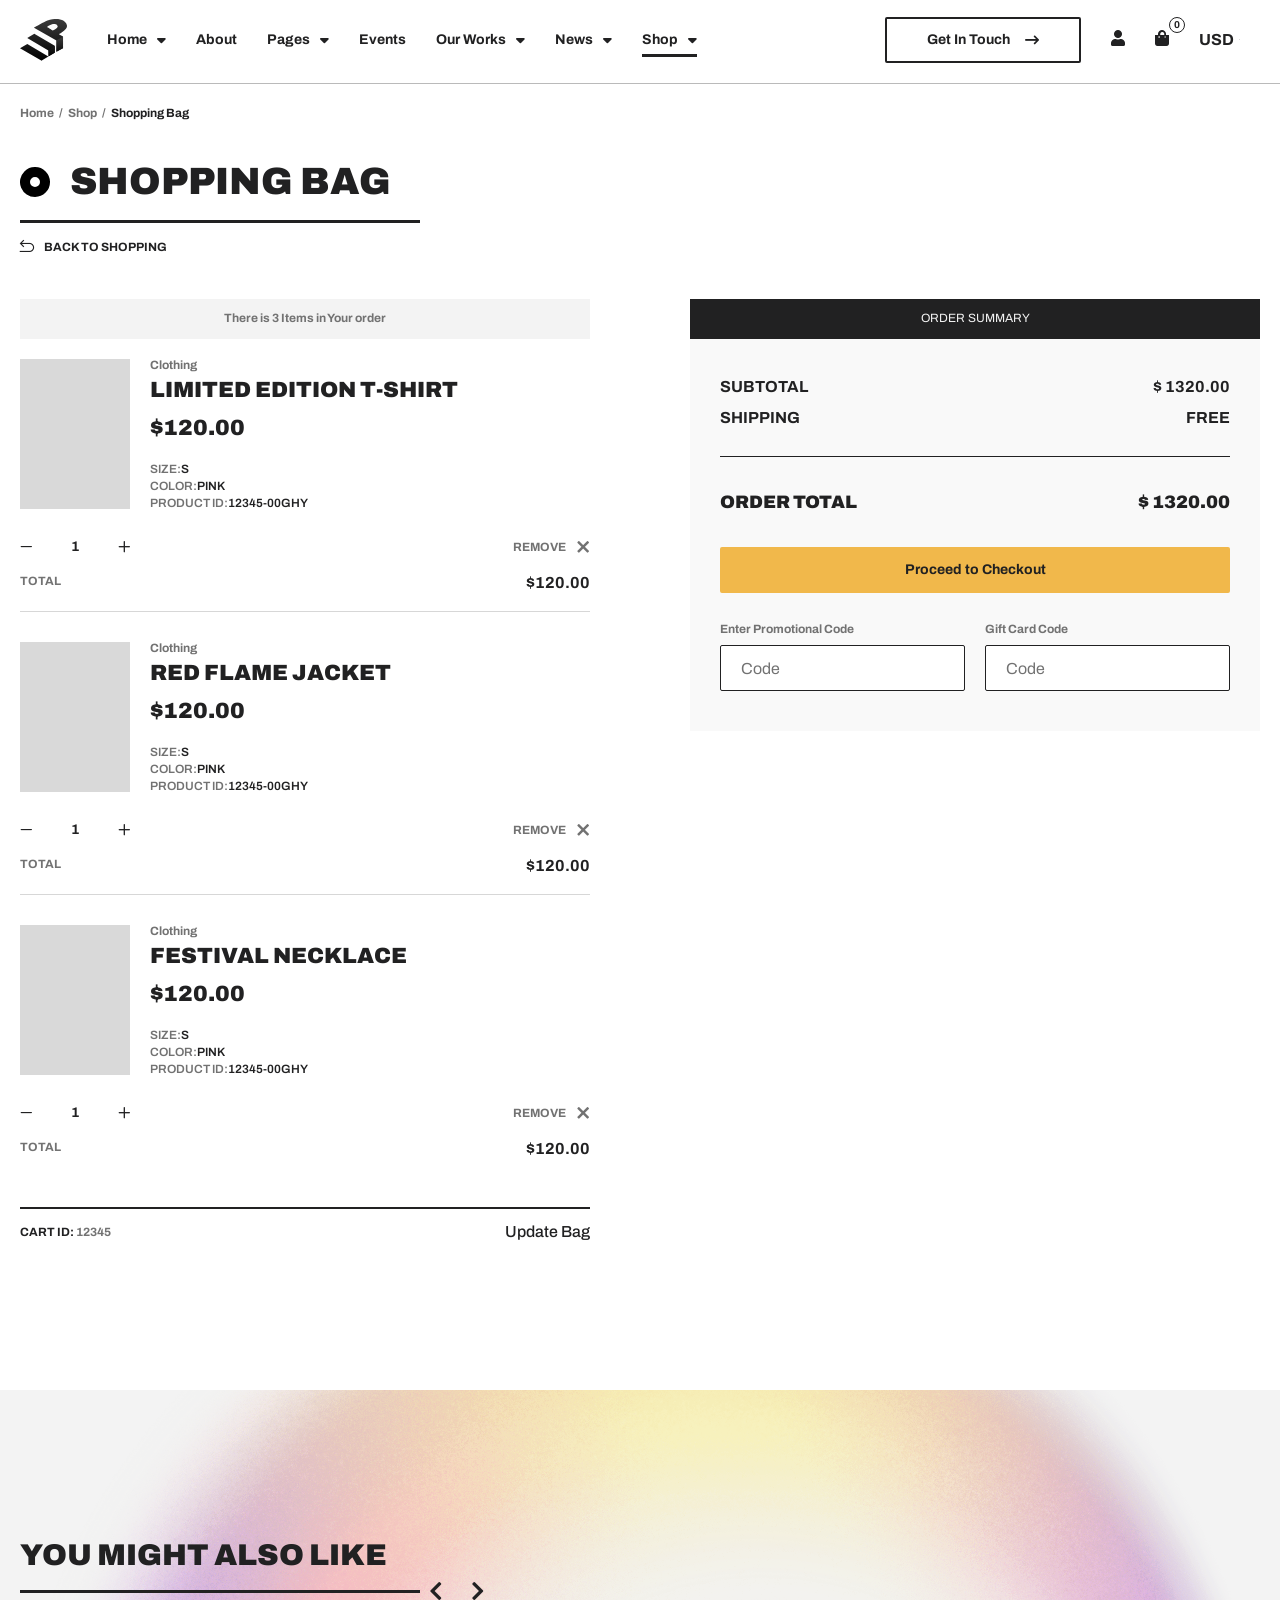
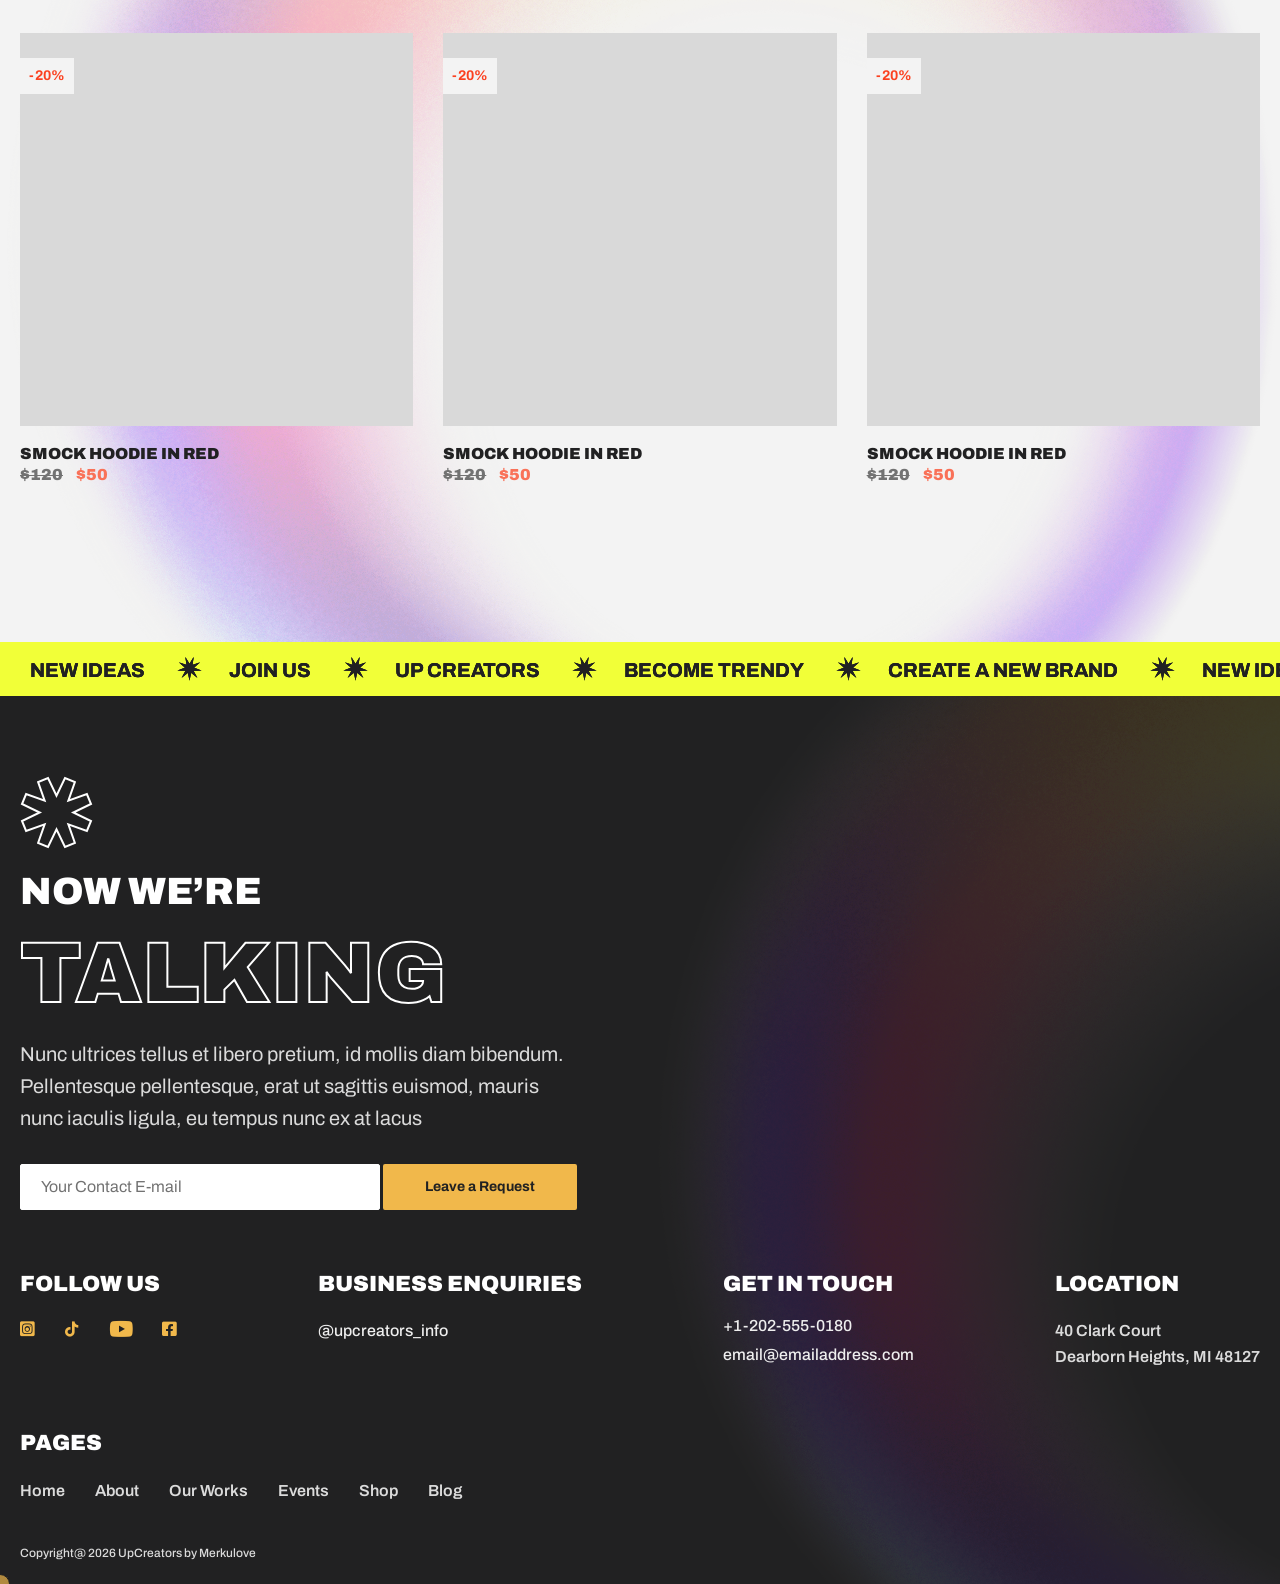
<file: Template/cart.html>
<!DOCTYPE html>
<html lang="en">
    <head>
        <meta charset="UTF-8" />
        <meta name="viewport" content="width=device-width, initial-scale=1.0, minimum-scale=1.0" />
        <meta http-equiv="X-UA-Compatible" content="ie=edge" />
        <title>Shopping Bag | UpCreators</title>
        <link rel="stylesheet preload" as="style" href="css/preload.min.css" />
        <link rel="stylesheet preload" as="style" href="css/icomoon.css" />
        <link rel="stylesheet preload" as="style" href="css/libs.min.css" />
        <link rel="stylesheet" href="css/cart.min.css" />
    </head>
    <body>
        <header class="header" data-page="cart" data-page-parent="shop">
            <div class="header_bg">
                <picture>
                    <source data-srcset="img/gradients/10.webp" srcset="img/gradients/10.webp" type="image/webp" />
                    <img class="lazy" data-src="img/gradients/10.png" src="img/gradients/10.png" alt="media" />
                </picture>
            </div>
            <div class="container d-flex">
                <a class="header_logo logo" href="index.html">
                    <span class="header_logo-wrapper">
                        <img src="svg/logo--black.svg" alt="UpCreators" />
                    </span>
                    <span class="text">Creators</span>
                </a>
                <nav class="header_nav text--medium text--md collapse" id="headerMenu">
                    <ul class="header_nav-list">
                        <li class="header_nav-list_item dropdown">
                            <a
                                class="nav-link nav-item dropdown-toggle"
                                href="index.html"
                                data-bs-toggle="collapse"
                                data-bs-target="#homeMenu"
                                data-trigger="dropdown"
                                data-main-link="true"
                                aria-expanded="false"
                                aria-controls="homeMenu"
                                data-page="home"
                                data-page-parent="home"
                            >
                                <span class="nav-item_text"> Home </span>
                                <span class="icon icon-caret-down-solid"></span>
                            </a>
                            <div class="dropdown-menu collapse" id="homeMenu">
                                <ul class="dropdown-list">
                                    <li class="list-item">
                                        <a
                                            class="dropdown-item nav-item"
                                            data-page="home"
                                            data-page-parent="home"
                                            href="index.html"
                                            data-main="true"
                                        >
                                            Home Agency
                                        </a>
                                    </li>
                                    <li class="list-item">
                                        <a
                                            class="dropdown-item nav-item"
                                            data-page="streamers"
                                            data-page-parent="home"
                                            href="streamers.html"
                                        >
                                            Home Streamers
                                        </a>
                                    </li>
                                    <li class="list-item">
                                        <a
                                            class="dropdown-item nav-item"
                                            data-page="home-shop"
                                            data-page-parent="home"
                                            href="index-shop.html"
                                        >
                                            Home Shop
                                        </a>
                                    </li>
                                </ul>
                            </div>
                        </li>
                        <li class="header_nav-list_item">
                            <a class="nav-item nav-link" href="about.html" data-page="about" data-single="true">
                                <span class="nav-item_text">About</span>
                            </a>
                        </li>
                        <li class="header_nav-list_item dropdown">
                            <a
                                class="nav-link nav-item dropdown-toggle"
                                href="#"
                                data-bs-toggle="collapse"
                                data-bs-target="#pagesMenu"
                                data-trigger="dropdown"
                                data-page-parent="pages"
                                data-main-link="true"
                                aria-expanded="false"
                                aria-controls="pagesMenu"
                            >
                                <span class="nav-item_text"> Pages </span>
                                <span class="icon icon-caret-down-solid"></span>
                            </a>
                            <div class="dropdown-menu collapse" id="pagesMenu">
                                <ul class="dropdown-list">
                                    <li class="list-item">
                                        <a class="dropdown-item nav-item" data-page="faq" data-page-parent="pages" href="faq.html"> FAQ </a>
                                    </li>
                                    <li class="list-item">
                                        <a
                                            class="dropdown-item nav-item"
                                            data-page="contacts"
                                            data-page-parent="pages"
                                            href="contacts.html"
                                        >
                                            Contact Us
                                        </a>
                                    </li>
                                    <li class="list-item">
                                        <a class="dropdown-item nav-item" data-page="error" data-page-parent="pages" href="404.html">
                                            Error Page
                                        </a>
                                    </li>
                                </ul>
                            </div>
                        </li>
                        <li class="header_nav-list_item">
                            <a class="nav-item nav-link" href="events.html" data-page="events" data-single="true">
                                <span class="nav-item_text">Events</span>
                            </a>
                        </li>
                        <li class="header_nav-list_item dropdown">
                            <a
                                class="nav-link nav-item dropdown-toggle"
                                href="cases.html"
                                data-bs-toggle="collapse"
                                data-bs-target="#casesMenu"
                                data-trigger="dropdown"
                                data-page-parent="cases"
                                data-main-link="true"
                                aria-expanded="false"
                                aria-controls="casesMenu"
                            >
                                <span class="nav-item_text"> Our Works </span>
                                <span class="icon icon-caret-down-solid"></span>
                            </a>
                            <div class="dropdown-menu collapse" id="casesMenu">
                                <ul class="dropdown-list">
                                    <li class="list-item" data-main="true">
                                        <a class="dropdown-item nav-item" data-page="cases" data-page-parent="cases" href="cases.html">
                                            Our Works
                                        </a>
                                    </li>
                                    <li class="list-item">
                                        <a class="dropdown-item nav-item" data-page="case" data-page-parent="cases" href="case.html">
                                            Case Details
                                        </a>
                                    </li>
                                </ul>
                            </div>
                        </li>
                        <li class="header_nav-list_item dropdown">
                            <a
                                class="nav-link nav-item dropdown-toggle"
                                href="blog-sidebar.html"
                                data-bs-toggle="collapse"
                                data-bs-target="#newsMenu"
                                data-trigger="dropdown"
                                data-page-parent="news"
                                data-main-link="true"
                                aria-expanded="false"
                                aria-controls="newsMenu"
                            >
                                <span class="nav-item_text"> News </span>
                                <span class="icon icon-caret-down-solid"></span>
                            </a>
                            <div class="dropdown-menu collapse" id="newsMenu">
                                <ul class="dropdown-list">
                                    <li class="list-item">
                                        <a
                                            class="dropdown-item nav-item"
                                            data-page="blog-sidebar"
                                            data-page-parent="news"
                                            href="blog-sidebar.html"
                                        >
                                            News Sidebar
                                        </a>
                                    </li>
                                    <li class="list-item">
                                        <a
                                            class="dropdown-item nav-item"
                                            data-page="blog-list"
                                            data-page-parent="news"
                                            href="blog-list.html"
                                        >
                                            News Horizontal Boxes
                                        </a>
                                    </li>
                                    <li class="list-item">
                                        <a
                                            class="dropdown-item nav-item"
                                            data-page="blog-grid"
                                            data-page-parent="news"
                                            href="blog-grid.html"
                                        >
                                            News Full Width
                                        </a>
                                    </li>
                                    <li class="list-item">
                                        <a
                                            class="dropdown-item nav-item"
                                            data-page="post-sidebar"
                                            data-page-parent="news"
                                            href="post-sidebar.html"
                                        >
                                            Single Post Sidebar
                                        </a>
                                    </li>
                                    <li class="list-item">
                                        <a class="dropdown-item nav-item" data-page="post" data-page-parent="news" href="post.html">
                                            Single Post Full Width
                                        </a>
                                    </li>
                                </ul>
                            </div>
                        </li>
                        <li class="header_nav-list_item dropdown">
                            <a
                                class="nav-link nav-item dropdown-toggle"
                                href="shop.html"
                                data-bs-toggle="collapse"
                                data-bs-target="#shopMenu"
                                data-trigger="dropdown"
                                data-page-parent="shop"
                                data-main-link="true"
                                aria-expanded="false"
                                aria-controls="shopMenu"
                            >
                                <span class="nav-item_text"> Shop </span>
                                <span class="icon icon-caret-down-solid"></span>
                            </a>
                            <div class="dropdown-menu collapse" id="shopMenu">
                                <ul class="dropdown-list">
                                    <li class="list-item">
                                        <a class="dropdown-item nav-item" data-page="shop" data-page-parent="shop" href="shop.html">
                                            Shop
                                        </a>
                                    </li>
                                    <li class="list-item">
                                        <a
                                            class="dropdown-item nav-item"
                                            data-page="shop-list"
                                            data-page-parent="shop"
                                            href="shop-list.html"
                                        >
                                            Shop List
                                        </a>
                                    </li>
                                    <li class="list-item">
                                        <a class="dropdown-item nav-item" data-page="lookbook" data-page-parent="shop" href="lookbook.html">
                                            Shop Lookbook
                                        </a>
                                    </li>
                                    <li class="list-item">
                                        <a
                                            class="dropdown-item nav-item"
                                            data-page="collection"
                                            data-page-parent="shop"
                                            href="collection.html"
                                        >
                                            Shop Collection
                                        </a>
                                    </li>
                                    <li class="list-item">
                                        <a class="dropdown-item nav-item" data-page="product" data-page-parent="shop" href="product.html">
                                            Shop Product Page
                                        </a>
                                    </li>
                                    <li class="list-item">
                                        <a class="dropdown-item nav-item" data-page="product2" data-page-parent="shop" href="product2.html">
                                            Shop Product Big Images
                                        </a>
                                    </li>
                                    <li class="list-item">
                                        <a class="dropdown-item nav-item" data-page="product3" data-page-parent="shop" href="product3.html">
                                            Shop Product Big Slider
                                        </a>
                                    </li>
                                    <li class="list-item">
                                        <a class="dropdown-item nav-item" data-page="cart" data-page-parent="shop" href="cart.html">
                                            Shopping Bag
                                        </a>
                                    </li>
                                </ul>
                            </div>
                        </li>
                    </ul>
                </nav>
                <div class="header_user">
                    <a class="header_user-btn btn btn--outline" href="contacts.html">Get In Touch <i class="icon icon-arrow-right"></i> </a>
                    <a class="header_user-account" href="#">
                        <i class="icon-user"></i>
                    </a>
                    <a class="header_user-cart addToCart" href="#">
                        <i class="icon-bag"></i>
                        <span class="header_user-cart_qty">0</span>
                    </a>
                    <span class="header_user-preference">
                        USD
                        <span class="header_user-preference_country">
                            <picture>
                                <source data-srcset="img/placeholder.jpg" srcset="img/placeholder.jpg" type="image/webp" />
                                <img class="lazy" data-src="img/placeholder.jpg" src="img/placeholder.jpg" alt="USA" />
                            </picture>
                        </span>
                    </span>
                </div>
                <button
                    class="header_trigger"
                    id="headerTrigger"
                    data-bs-toggle="collapse"
                    data-bs-target="#headerMenu"
                    aria-controls="headerMenu"
                    aria-expanded="false"
                    type="button"
                ></button>
            </div>
        </header>
        <ul class="breadcrumbs">
            <li>
                <a class="link" href="index.html">Home</a>
            </li>

            <li>
                <a class="link" href="shop.html">Shop</a>
            </li>

            <li>
                <span>Shopping Bag</span>
            </li>
        </ul>
        <main class="cart">
            <div class="cart_header">
                <div class="container">
                    <div class="cart_header-wrapper">
                        <div class="main d-flex align-items-center">
                            <img class="main_icon" src="svg/shapes/20.svg" alt="shape" />
                            <h2 class="main_title">Shopping Bag</h2>
                        </div>
                        <span class="divider"></span>
                    </div>
                    <a class="cart_header-link" href="shop.html"> <i class="icon-return"></i> Back to Shopping </a>
                </div>
            </div>
            <div class="cart_content section">
                <div class="container sticky-parent">
                    <div class="cart_content-table">
                        <div class="cart_content-table_header d-flex align-items-center justify-content-between">
                            <span class="amount">There is 3 Items in Your order</span>
                            <span class="col-header">Price</span>
                            <span class="col-header">Qty</span>
                            <span class="col-header">Total</span>
                            <span class="col-header"></span>
                        </div>
                        <div class="cart_content-table_body">
                            <div class="item">
                                <div class="item_main">
                                    <div class="item_main-media">
                                        <picture>
                                            <source data-srcset="img/placeholder.jpg" srcset="img/placeholder.jpg" type="image/webp" />
                                            <img
                                                class="lazy"
                                                data-src="img/placeholder.jpg"
                                                src="img/placeholder.jpg"
                                                alt="Limited Edition T-Shirt"
                                            />
                                        </picture>
                                    </div>
                                    <div class="item_main-about">
                                        <span class="label">Clothing</span>
                                        <a class="title h4" href="product.html">Limited Edition T-Shirt</a>
                                        <span class="price h4">$120.00</span>
                                        <ul class="details">
                                            <li><span class="property">Size:</span><span class="value">S</span></li>
                                            <li><span class="property">Color:</span><span class="value">Pink</span></li>
                                            <li><span class="property">Product Id:</span><span class="value">12345-00ghy</span></li>
                                        </ul>
                                    </div>
                                </div>
                                <div class="item_price item_price--item">
                                    <span class="property"></span>
                                    <span class="value">$120.00</span>
                                </div>
                                <div class="qty">
                                    <span class="qty_minus control">
                                        <i class="icon-minus"></i>
                                    </span>
                                    <input class="qty_amount" type="number" readonly value="1" min="1" max="99" hidden />
                                    <span class="qty_amount-display"></span>
                                    <span class="qty_plus control">
                                        <i class="icon-plus"></i>
                                    </span>
                                </div>
                                <div class="item_price item_price--total">
                                    <span class="property">Total</span>
                                    <span class="value">$120.00</span>
                                </div>
                                <a class="item_remove" href="#">
                                    <span class="text">remove</span>
                                    <i class="icon icon-close"></i>
                                </a>
                            </div>
                            <div class="item">
                                <div class="item_main">
                                    <div class="item_main-media">
                                        <picture>
                                            <source data-srcset="img/placeholder.jpg" srcset="img/placeholder.jpg" type="image/webp" />
                                            <img class="lazy" data-src="img/placeholder.jpg" src="img/placeholder.jpg" alt="Red Flame Jacket" />
                                        </picture>
                                    </div>
                                    <div class="item_main-about">
                                        <span class="label">Clothing</span>
                                        <a class="title h4" href="product.html">Red Flame Jacket</a>
                                        <span class="price h4">$120.00</span>
                                        <ul class="details">
                                            <li><span class="property">Size:</span><span class="value">S</span></li>
                                            <li><span class="property">Color:</span><span class="value">Pink</span></li>
                                            <li><span class="property">Product Id:</span><span class="value">12345-00ghy</span></li>
                                        </ul>
                                    </div>
                                </div>
                                <div class="item_price item_price--item">
                                    <span class="property"></span>
                                    <span class="value">$120.00</span>
                                </div>
                                <div class="qty">
                                    <span class="qty_minus control">
                                        <i class="icon-minus"></i>
                                    </span>
                                    <input class="qty_amount" type="number" readonly value="1" min="1" max="99" hidden />
                                    <span class="qty_amount-display"></span>
                                    <span class="qty_plus control">
                                        <i class="icon-plus"></i>
                                    </span>
                                </div>
                                <div class="item_price item_price--total">
                                    <span class="property">Total</span>
                                    <span class="value">$120.00</span>
                                </div>
                                <a class="item_remove" href="#">
                                    <span class="text">remove</span>
                                    <i class="icon icon-close"></i>
                                </a>
                            </div>
                            <div class="item">
                                <div class="item_main">
                                    <div class="item_main-media">
                                        <picture>
                                            <source data-srcset="img/placeholder.jpg" srcset="img/placeholder.jpg" type="image/webp" />
                                            <img class="lazy" data-src="img/placeholder.jpg" src="img/placeholder.jpg" alt="Festival Necklace" />
                                        </picture>
                                    </div>
                                    <div class="item_main-about">
                                        <span class="label">Clothing</span>
                                        <a class="title h4" href="product.html">Festival Necklace</a>
                                        <span class="price h4">$120.00</span>
                                        <ul class="details">
                                            <li><span class="property">Size:</span><span class="value">S</span></li>
                                            <li><span class="property">Color:</span><span class="value">Pink</span></li>
                                            <li><span class="property">Product Id:</span><span class="value">12345-00ghy</span></li>
                                        </ul>
                                    </div>
                                </div>
                                <div class="item_price item_price--item">
                                    <span class="property"></span>
                                    <span class="value">$120.00</span>
                                </div>
                                <div class="qty">
                                    <span class="qty_minus control">
                                        <i class="icon-minus"></i>
                                    </span>
                                    <input class="qty_amount" type="number" readonly value="1" min="1" max="99" hidden />
                                    <span class="qty_amount-display"></span>
                                    <span class="qty_plus control">
                                        <i class="icon-plus"></i>
                                    </span>
                                </div>
                                <div class="item_price item_price--total">
                                    <span class="property">Total</span>
                                    <span class="value">$120.00</span>
                                </div>
                                <a class="item_remove" href="#">
                                    <span class="text">remove</span>
                                    <i class="icon icon-close"></i>
                                </a>
                            </div>
                        </div>
                        <div class="cart_content-table_footer d-flex align-items-center justify-content-between">
                            <span class="cart_info">Cart Id: <span class="cart_info-id">12345</span></span>
                            <a class="link link--underline" href="#">Update Bag</a>
                        </div>
                    </div>
                    <div class="sticky-wrapper" data-sticky="true">
                        <div class="cart_content-summary">
                            <div class="cart_content-summary_header">
                                <span>Order Summary</span>
                            </div>
                            <div class="cart_content-summary_main">
                                <ul class="subtotal d-flex flex-column">
                                    <li class="subtotal_item">
                                        <span>Subtotal</span>
                                        <span>$ 1320.00</span>
                                    </li>
                                    <li class="subtotal_item">
                                        <span>Shipping</span>
                                        <span>free</span>
                                    </li>
                                </ul>
                                <div class="total h5 d-flex justify-content-between">
                                    <span>Order total</span>
                                    <span>$ 1320.00</span>
                                </div>
                                <div class="wrapper">
                                    <a class="btn btn--accent btn--hover-black" href="#">Proceed to Checkout</a>
                                    <div class="optional d-flex">
                                        <div class="optional_block">
                                            <label class="optional_block-label" for="promocode">Enter Promotional Code</label>
                                            <input type="text" class="field" placeholder="Code" id="promocode" />
                                        </div>
                                        <div class="optional_block">
                                            <label class="optional_block-label" for="giftcode">Gift Card Code</label>
                                            <input type="text" class="field" placeholder="Code" id="giftcode" />
                                        </div>
                                    </div>
                                </div>
                            </div>
                        </div>
                    </div>
                </div>
            </div>
            <aside>
                <!--  suggested section start  -->
                <section class="suggested section gradient">
                    <div class="suggested_bg">
                        <picture>
                            <source data-srcset="img/gradients/10.webp" srcset="img/gradients/10.webp" type="image/webp" />
                            <img class="lazy" data-src="img/gradients/10.png" src="img/gradients/10.png" alt="media" />
                        </picture>
                    </div>

                    <div class="container">
                        <div class="section_nav">
                            <h3 class="section_nav-title">YOU MIGHT ALSO LIKE</h3>
                            <div class="section_nav-controls">
                                <span class="divider"></span>

                                <div class="suggested_nav section_nav-controls_btns">
                                    <a class="link swiper-button-prev" href="#"><i class="icon-angle-left"></i></a>
                                    <a class="link swiper-button-next" href="#"><i class="icon-angle-right"></i></a>
                                </div>
                            </div>
                        </div>
                        <div class="suggested_slider swiper">
                            <div class="swiper-wrapper">
                                <div class="swiper-slide">
                                    <div class="product">
                                        <div class="media">
                                            <a class="link eyeTrigger" href="product.html">
                                                <picture>
                                                    <source
                                                        data-srcset="img/placeholder.jpg"
                                                        srcset="img/placeholder.jpg"
                                                        type="image/webp"
                                                    />
                                                    <img
                                                        class="lazy"
                                                        data-src="img/placeholder.jpg"
                                                        src="img/placeholder.jpg"
                                                        alt="Smock hoodie in Red"
                                                    />
                                                </picture>
                                            </a>
                                            <div class="media_overlay">
                                                <span class="media_overlay-label media_overlay-label--sale sale_label sale_label"
                                                    >-20%</span
                                                >
                                                <a class="media_overlay-label media_overlay-label--favorite addToFavorites" href="#">
                                                    <i class="icon-heart-o"></i>
                                                </a>
                                            </div>
                                        </div>
                                        <div class="main">
                                            <div class="main_info">
                                                <span class="main_info-title">Smock hoodie in Red</span>
                                                <span class="main_info-price main_info-price--old">$120</span>
                                                <span class="main_info-price main_info-price--sale">$50</span>
                                            </div>
                                            <div class="main_overlay">
                                                <a class="main_overlay-btn btn btn--black" href="#"
                                                    >Add to Cart <i class="icon icon-bag"></i
                                                ></a>
                                            </div>
                                        </div>
                                    </div>
                                </div>
                                <div class="swiper-slide">
                                    <div class="product">
                                        <div class="media">
                                            <a class="link eyeTrigger" href="product.html">
                                                <picture>
                                                    <source
                                                        data-srcset="img/placeholder.jpg"
                                                        srcset="img/placeholder.jpg"
                                                        type="image/webp"
                                                    />
                                                    <img
                                                        class="lazy"
                                                        data-src="img/placeholder.jpg"
                                                        src="img/placeholder.jpg"
                                                        alt="Smock hoodie in Red"
                                                    />
                                                </picture>
                                            </a>
                                            <div class="media_overlay">
                                                <span class="media_overlay-label media_overlay-label--sale sale_label">-20%</span>
                                                <a class="media_overlay-label media_overlay-label--favorite addToFavorites" href="#">
                                                    <i class="icon-heart-o"></i>
                                                </a>
                                            </div>
                                        </div>
                                        <div class="main">
                                            <div class="main_info">
                                                <span class="main_info-title">Smock hoodie in Red</span>
                                                <span class="main_info-price main_info-price--old">$120</span>
                                                <span class="main_info-price main_info-price--sale">$50</span>
                                            </div>
                                            <div class="main_overlay">
                                                <a class="main_overlay-btn btn btn--black" href="#"
                                                    >Add to Cart <i class="icon icon-bag"></i
                                                ></a>
                                            </div>
                                        </div>
                                    </div>
                                </div>
                                <div class="swiper-slide">
                                    <div class="product">
                                        <div class="media">
                                            <a class="link eyeTrigger" href="product.html">
                                                <picture>
                                                    <source
                                                        data-srcset="img/placeholder.jpg"
                                                        srcset="img/placeholder.jpg"
                                                        type="image/webp"
                                                    />
                                                    <img
                                                        class="lazy"
                                                        data-src="img/placeholder.jpg"
                                                        src="img/placeholder.jpg"
                                                        alt="Smock hoodie in Red"
                                                    />
                                                </picture>
                                            </a>
                                            <div class="media_overlay">
                                                <span class="media_overlay-label media_overlay-label--sale sale_label">-20%</span>
                                                <a class="media_overlay-label media_overlay-label--favorite addToFavorites" href="#">
                                                    <i class="icon-heart-o"></i>
                                                </a>
                                            </div>
                                        </div>
                                        <div class="main">
                                            <div class="main_info">
                                                <span class="main_info-title">Smock hoodie in Red</span>
                                                <span class="main_info-price main_info-price--old">$120</span>
                                                <span class="main_info-price main_info-price--sale">$50</span>
                                            </div>
                                            <div class="main_overlay">
                                                <a class="main_overlay-btn btn btn--black" href="#"
                                                    >Add to Cart <i class="icon icon-bag"></i
                                                ></a>
                                            </div>
                                        </div>
                                    </div>
                                </div>
                                <div class="swiper-slide">
                                    <div class="product">
                                        <div class="media">
                                            <a class="link eyeTrigger" href="product.html">
                                                <picture>
                                                    <source
                                                        data-srcset="img/placeholder.jpg"
                                                        srcset="img/placeholder.jpg"
                                                        type="image/webp"
                                                    />
                                                    <img
                                                        class="lazy"
                                                        data-src="img/placeholder.jpg"
                                                        src="img/placeholder.jpg"
                                                        alt="Smock hoodie in Red"
                                                    />
                                                </picture>
                                            </a>
                                            <div class="media_overlay">
                                                <span class="media_overlay-label media_overlay-label--sale sale_label">-20%</span>
                                                <a class="media_overlay-label media_overlay-label--favorite addToFavorites" href="#">
                                                    <i class="icon-heart-o"></i>
                                                </a>
                                            </div>
                                        </div>
                                        <div class="main">
                                            <div class="main_info">
                                                <span class="main_info-title">Smock hoodie in Red</span>
                                                <span class="main_info-price main_info-price--old">$120</span>
                                                <span class="main_info-price main_info-price--sale">$50</span>
                                            </div>
                                            <div class="main_overlay">
                                                <a class="main_overlay-btn btn btn--black" href="#"
                                                    >Add to Cart <i class="icon icon-bag"></i
                                                ></a>
                                            </div>
                                        </div>
                                    </div>
                                </div>
                                <div class="swiper-slide">
                                    <div class="product">
                                        <div class="media">
                                            <a class="link eyeTrigger" href="product.html">
                                                <picture>
                                                    <source
                                                        data-srcset="img/placeholder.jpg"
                                                        srcset="img/placeholder.jpg"
                                                        type="image/webp"
                                                    />
                                                    <img
                                                        class="lazy"
                                                        data-src="img/placeholder.jpg"
                                                        src="img/placeholder.jpg"
                                                        alt="Smock hoodie in Red"
                                                    />
                                                </picture>
                                            </a>
                                            <div class="media_overlay">
                                                <span class="media_overlay-label media_overlay-label--sale sale_label">-20%</span>
                                                <a class="media_overlay-label media_overlay-label--favorite addToFavorites" href="#">
                                                    <i class="icon-heart-o"></i>
                                                </a>
                                            </div>
                                        </div>
                                        <div class="main">
                                            <div class="main_info">
                                                <span class="main_info-title">Smock hoodie in Red</span>
                                                <span class="main_info-price main_info-price--old">$120</span>
                                                <span class="main_info-price main_info-price--sale">$50</span>
                                            </div>
                                            <div class="main_overlay">
                                                <a class="main_overlay-btn btn btn--black" href="#"
                                                    >Add to Cart <i class="icon icon-bag"></i
                                                ></a>
                                            </div>
                                        </div>
                                    </div>
                                </div>
                                <div class="swiper-slide">
                                    <div class="product">
                                        <div class="media">
                                            <a class="link eyeTrigger" href="product.html">
                                                <picture>
                                                    <source
                                                        data-srcset="img/placeholder.jpg"
                                                        srcset="img/placeholder.jpg"
                                                        type="image/webp"
                                                    />
                                                    <img
                                                        class="lazy"
                                                        data-src="img/placeholder.jpg"
                                                        src="img/placeholder.jpg"
                                                        alt="Smock hoodie in Red"
                                                    />
                                                </picture>
                                            </a>
                                            <div class="media_overlay">
                                                <span class="media_overlay-label media_overlay-label--sale sale_label">-20%</span>
                                                <a class="media_overlay-label media_overlay-label--favorite addToFavorites" href="#">
                                                    <i class="icon-heart-o"></i>
                                                </a>
                                            </div>
                                        </div>
                                        <div class="main">
                                            <div class="main_info">
                                                <span class="main_info-title">Smock hoodie in Red</span>
                                                <span class="main_info-price main_info-price--old">$120</span>
                                                <span class="main_info-price main_info-price--sale">$50</span>
                                            </div>
                                            <div class="main_overlay">
                                                <a class="main_overlay-btn btn btn--black" href="#"
                                                    >Add to Cart <i class="icon icon-bag"></i
                                                ></a>
                                            </div>
                                        </div>
                                    </div>
                                </div>
                                <div class="swiper-slide">
                                    <div class="product">
                                        <div class="media">
                                            <a class="link eyeTrigger" href="product.html">
                                                <picture>
                                                    <source
                                                        data-srcset="img/placeholder.jpg"
                                                        srcset="img/placeholder.jpg"
                                                        type="image/webp"
                                                    />
                                                    <img
                                                        class="lazy"
                                                        data-src="img/placeholder.jpg"
                                                        src="img/placeholder.jpg"
                                                        alt="Smock hoodie in Red"
                                                    />
                                                </picture>
                                            </a>
                                            <div class="media_overlay">
                                                <span class="media_overlay-label media_overlay-label--sale sale_label">-20%</span>
                                                <a class="media_overlay-label media_overlay-label--favorite addToFavorites" href="#">
                                                    <i class="icon-heart-o"></i>
                                                </a>
                                            </div>
                                        </div>
                                        <div class="main">
                                            <div class="main_info">
                                                <span class="main_info-title">Smock hoodie in Red</span>
                                                <span class="main_info-price main_info-price--old">$120</span>
                                                <span class="main_info-price main_info-price--sale">$50</span>
                                            </div>
                                            <div class="main_overlay">
                                                <a class="main_overlay-btn btn btn--black" href="#"
                                                    >Add to Cart <i class="icon icon-bag"></i
                                                ></a>
                                            </div>
                                        </div>
                                    </div>
                                </div>
                                <div class="swiper-slide">
                                    <div class="product">
                                        <div class="media">
                                            <a class="link eyeTrigger" href="product.html">
                                                <picture>
                                                    <source
                                                        data-srcset="img/placeholder.jpg"
                                                        srcset="img/placeholder.jpg"
                                                        type="image/webp"
                                                    />
                                                    <img
                                                        class="lazy"
                                                        data-src="img/placeholder.jpg"
                                                        src="img/placeholder.jpg"
                                                        alt="Smock hoodie in Red"
                                                    />
                                                </picture>
                                            </a>
                                            <div class="media_overlay">
                                                <span class="media_overlay-label media_overlay-label--sale sale_label">-20%</span>
                                                <a class="media_overlay-label media_overlay-label--favorite addToFavorites" href="#">
                                                    <i class="icon-heart-o"></i>
                                                </a>
                                            </div>
                                        </div>
                                        <div class="main">
                                            <div class="main_info">
                                                <span class="main_info-title">Smock hoodie in Red</span>
                                                <span class="main_info-price main_info-price--old">$120</span>
                                                <span class="main_info-price main_info-price--sale">$50</span>
                                            </div>
                                            <div class="main_overlay">
                                                <a class="main_overlay-btn btn btn--black" href="#"
                                                    >Add to Cart <i class="icon icon-bag"></i
                                                ></a>
                                            </div>
                                        </div>
                                    </div>
                                </div>
                                <div class="swiper-slide">
                                    <div class="product">
                                        <div class="media">
                                            <a class="link eyeTrigger" href="product.html">
                                                <picture>
                                                    <source
                                                        data-srcset="img/placeholder.jpg"
                                                        srcset="img/placeholder.jpg"
                                                        type="image/webp"
                                                    />
                                                    <img
                                                        class="lazy"
                                                        data-src="img/placeholder.jpg"
                                                        src="img/placeholder.jpg"
                                                        alt="Smock hoodie in Red"
                                                    />
                                                </picture>
                                            </a>
                                            <div class="media_overlay">
                                                <span class="media_overlay-label media_overlay-label--sale sale_label">-20%</span>
                                                <a class="media_overlay-label media_overlay-label--favorite addToFavorites" href="#">
                                                    <i class="icon-heart-o"></i>
                                                </a>
                                            </div>
                                        </div>
                                        <div class="main">
                                            <div class="main_info">
                                                <span class="main_info-title">Smock hoodie in Red</span>
                                                <span class="main_info-price main_info-price--old">$120</span>
                                                <span class="main_info-price main_info-price--sale">$50</span>
                                            </div>
                                            <div class="main_overlay">
                                                <a class="main_overlay-btn btn btn--black" href="#"
                                                    >Add to Cart <i class="icon icon-bag"></i
                                                ></a>
                                            </div>
                                        </div>
                                    </div>
                                </div>
                                <div class="swiper-slide">
                                    <div class="product">
                                        <div class="media">
                                            <a class="link eyeTrigger" href="product.html">
                                                <picture>
                                                    <source
                                                        data-srcset="img/placeholder.jpg"
                                                        srcset="img/placeholder.jpg"
                                                        type="image/webp"
                                                    />
                                                    <img
                                                        class="lazy"
                                                        data-src="img/placeholder.jpg"
                                                        src="img/placeholder.jpg"
                                                        alt="Smock hoodie in Red"
                                                    />
                                                </picture>
                                            </a>
                                            <div class="media_overlay">
                                                <span class="media_overlay-label media_overlay-label--sale sale_label">-20%</span>
                                                <a class="media_overlay-label media_overlay-label--favorite addToFavorites" href="#">
                                                    <i class="icon-heart-o"></i>
                                                </a>
                                            </div>
                                        </div>
                                        <div class="main">
                                            <div class="main_info">
                                                <span class="main_info-title">Smock hoodie in Red</span>
                                                <span class="main_info-price main_info-price--old">$120</span>
                                                <span class="main_info-price main_info-price--sale">$50</span>
                                            </div>
                                            <div class="main_overlay">
                                                <a class="main_overlay-btn btn btn--black" href="#"
                                                    >Add to Cart <i class="icon icon-bag"></i
                                                ></a>
                                            </div>
                                        </div>
                                    </div>
                                </div>
                                <div class="swiper-slide">
                                    <div class="product">
                                        <div class="media">
                                            <a class="link eyeTrigger" href="product.html">
                                                <picture>
                                                    <source
                                                        data-srcset="img/placeholder.jpg"
                                                        srcset="img/placeholder.jpg"
                                                        type="image/webp"
                                                    />
                                                    <img
                                                        class="lazy"
                                                        data-src="img/placeholder.jpg"
                                                        src="img/placeholder.jpg"
                                                        alt="Smock hoodie in Red"
                                                    />
                                                </picture>
                                            </a>
                                            <div class="media_overlay">
                                                <span class="media_overlay-label media_overlay-label--sale sale_label">-20%</span>
                                                <a class="media_overlay-label media_overlay-label--favorite addToFavorites" href="#">
                                                    <i class="icon-heart-o"></i>
                                                </a>
                                            </div>
                                        </div>
                                        <div class="main">
                                            <div class="main_info">
                                                <span class="main_info-title">Smock hoodie in Red</span>
                                                <span class="main_info-price main_info-price--old">$120</span>
                                                <span class="main_info-price main_info-price--sale">$50</span>
                                            </div>
                                            <div class="main_overlay">
                                                <a class="main_overlay-btn btn btn--black" href="#"
                                                    >Add to Cart <i class="icon icon-bag"></i
                                                ></a>
                                            </div>
                                        </div>
                                    </div>
                                </div>
                                <div class="swiper-slide">
                                    <div class="product">
                                        <div class="media">
                                            <a class="link eyeTrigger" href="product.html">
                                                <picture>
                                                    <source
                                                        data-srcset="img/placeholder.jpg"
                                                        srcset="img/placeholder.jpg"
                                                        type="image/webp"
                                                    />
                                                    <img
                                                        class="lazy"
                                                        data-src="img/placeholder.jpg"
                                                        src="img/placeholder.jpg"
                                                        alt="Smock hoodie in Red"
                                                    />
                                                </picture>
                                            </a>
                                            <div class="media_overlay">
                                                <span class="media_overlay-label media_overlay-label--sale sale_label">-20%</span>
                                                <a class="media_overlay-label media_overlay-label--favorite addToFavorites" href="#">
                                                    <i class="icon-heart-o"></i>
                                                </a>
                                            </div>
                                        </div>
                                        <div class="main">
                                            <div class="main_info">
                                                <span class="main_info-title">Smock hoodie in Red</span>
                                                <span class="main_info-price main_info-price--old">$120</span>
                                                <span class="main_info-price main_info-price--sale">$50</span>
                                            </div>
                                            <div class="main_overlay">
                                                <a class="main_overlay-btn btn btn--black" href="#"
                                                    >Add to Cart <i class="icon icon-bag"></i
                                                ></a>
                                            </div>
                                        </div>
                                    </div>
                                </div>
                                <div class="swiper-slide">
                                    <div class="product">
                                        <div class="media">
                                            <a class="link eyeTrigger" href="product.html">
                                                <picture>
                                                    <source
                                                        data-srcset="img/placeholder.jpg"
                                                        srcset="img/placeholder.jpg"
                                                        type="image/webp"
                                                    />
                                                    <img
                                                        class="lazy"
                                                        data-src="img/placeholder.jpg"
                                                        src="img/placeholder.jpg"
                                                        alt="Smock hoodie in Red"
                                                    />
                                                </picture>
                                            </a>
                                            <div class="media_overlay">
                                                <span class="media_overlay-label media_overlay-label--sale sale_label">-20%</span>
                                                <a class="media_overlay-label media_overlay-label--favorite addToFavorites" href="#">
                                                    <i class="icon-heart-o"></i>
                                                </a>
                                            </div>
                                        </div>
                                        <div class="main">
                                            <div class="main_info">
                                                <span class="main_info-title">Smock hoodie in Red</span>
                                                <span class="main_info-price main_info-price--old">$120</span>
                                                <span class="main_info-price main_info-price--sale">$50</span>
                                            </div>
                                            <div class="main_overlay">
                                                <a class="main_overlay-btn btn btn--black" href="#"
                                                    >Add to Cart <i class="icon icon-bag"></i
                                                ></a>
                                            </div>
                                        </div>
                                    </div>
                                </div>
                            </div>
                        </div>
                    </div>
                </section>
                <!--  suggested section end  -->
            </aside>
        </main>
        <div class="ticker yellow">
            <div class="d-none">
                <span class="ticker-item">new Ideas</span>
                <span class="ticker-item">Join us</span>
                <span class="ticker-item">UP Creators</span>
                <span class="ticker-item">Become trendy</span>
                <span class="ticker-item">Create a new Brand</span>
                <span class="ticker-item">new Ideas</span>
                <span class="ticker-item">Join us</span>
                <span class="ticker-item">UP Creators</span>
                <span class="ticker-item">Become trendy</span>
                <span class="ticker-item">Create a new Brand</span>
            </div>
        </div>
        <footer class="footer">
            <div class="footer_bg">
                <picture>
                    <source data-srcset="img/gradients/10.webp" srcset="img/gradients/10.webp" type="image/webp" />
                    <img class="lazy" data-src="img/gradients/10.jpg" src="img/gradients/10.jpg" alt="media" />
                </picture>
            </div>
            <div class="container">
                <div class="footer_about">
                    <div class="footer_about-slogan">
                        <div class="footer_about-slogan_icon rotate shape">
                            <svg width="73" height="73" viewBox="0 0 73 73" fill="none" xmlns="http://www.w3.org/2000/svg">
                                <path
                                    d="M44.993 71L36.5 53.2698L28.007 71L18.1104 66.9008L24.6419 48.3582L6.09932 54.8899L2 44.993L19.7302 36.5L2 28.007L6.09932 18.1103L24.6419 24.6418L18.1104 6.09921L28.007 2L36.5 19.7302L44.993 2L54.8899 6.09921L48.3582 24.6418L66.9008 18.1103L71 28.007L53.2698 36.5L71 44.993L66.9008 54.8899L48.3582 48.3582L54.8899 66.9008L44.993 71Z"
                                    fill="transparent"
                                    stroke="currentColor"
                                    stroke-width="2"
                                />
                            </svg>
                        </div>
                        <h2 class="footer_about-slogan_title">
                            Now we’re
                            <span class="h1 linebreak outlined outlined--white">Talking</span>
                        </h2>
                        <p class="footer_about-slogan_text">
                            Nunc ultrices tellus et libero pretium, id mollis diam bibendum. Pellentesque pellentesque, erat ut sagittis
                            euismod, mauris nunc iaculis ligula, eu tempus nunc ex at lacus
                        </p>
                    </div>
                    <form class="footer_about-form d-flex" action="#" method="post">
                        <input class="field" type="text" data-type="email" placeholder="Your Contact E-mail" />
                        <button class="btn btn--accent btn--hover-o" type="submit">Leave a Request</button>
                    </form>
                </div>
                <div class="footer_main d-flex">
                    <div class="footer_main-block">
                        <h4 class="footer_main-block_title">Follow Us</h4>
                        <ul class="footer_main-block_socials socials">
                            <li>
                                <a href="https://instagram.com" target="_blank" rel="noopener noreferrer">
                                    <i class="icon-instagram"></i>
                                </a>
                            </li>
                            <li>
                                <a href="https://tiktok.com" target="_blank" rel="noopener noreferrer">
                                    <i class="icon-tiktok"></i>
                                </a>
                            </li>
                            <li>
                                <a href="https://youtube.com" target="_blank" rel="noopener noreferrer">
                                    <i class="icon-youtube"></i>
                                </a>
                            </li>
                            <li>
                                <a href="https://facebook.com" target="_blank" rel="noopener noreferrer">
                                    <i class="icon-facebook"></i>
                                </a>
                            </li>
                        </ul>
                    </div>
                    <div class="footer_main-block">
                        <h4 class="footer_main-block_title">Get In Touch</h4>
                        <div class="footer_main-block_content d-flex flex-column">
                            <a class="link link--underline" href="tel:+1234567890">+1-202-555-0180</a>
                            <a class="link link--underline" href="mailto:example@domain.com">email@emailaddress.com</a>
                        </div>
                    </div>
                    <div class="footer_main-block">
                        <h4 class="footer_main-block_title">Business Enquiries</h4>
                        <div class="footer_main-block_content">
                            <a class="link link--underline" href="#">@upcreators_info</a>
                        </div>
                    </div>
                    <div class="footer_main-block">
                        <h4 class="footer_main-block_title">Location</h4>
                        <div class="footer_main-block_content">
                            <span>40 Clark Court <span class="linebreak">Dearborn Heights, MI 48127</span></span>
                        </div>
                    </div>
                    <div class="footer_main-block">
                        <h4 class="footer_main-block_title">Pages</h4>
                        <ul class="footer_main-block_nav d-flex">
                            <li>
                                <a class="nav-link" href="index.html" data-page="home" data-page-parent="home">Home</a>
                            </li>
                            <li>
                                <a class="nav-link" href="about.html" data-page="about">About</a>
                            </li>
                            <li>
                                <a class="nav-link" href="cases.html" data-page="cases" data-page-parent="cases">Our Works</a>
                            </li>
                            <li>
                                <a class="nav-link" href="events.html" data-page="events">Events</a>
                            </li>
                            <li>
                                <a class="nav-link" href="shop.html" data-page="shop" data-page-parent="shop">Shop</a>
                            </li>
                            <li>
                                <a class="nav-link" href="blog-sidebar.html" data-page="blog-sidebar" data-page-parent="news">Blog</a>
                            </li>
                        </ul>
                    </div>
                </div>
            </div>
            <p class="footer_copy">Copyright@ <span id="currentYear"></span> UpCreators by Merkulove</p>
        </footer>
        <!-- cart popup component start -->
        <div class="cart_popup">
            <div class="cart_popup-backdrop"></div>
            <div class="cart_popup-helper">
                <div class="cart_popup-wrapper">
                    <div class="cart_popup-header d-flex flex-wrap justify-content-between align-items-center">
                        <h4 class="success"><i class="icon icon-check"></i> Item Added</h4>
                        <span class="cartID">Cart Id: 12345</span>
                        <p class="note">Please note: Item(s) is not reserved until checkout is completed</p>
                    </div>
                    <div class="cart_popup-main">
                        <ul class="cart_popup-main_list">
                            <li class="list-item">
                                <div class="media">
                                    <picture>
                                        <source data-srcset="img/placeholder.jpg" srcset="img/placeholder.jpg" type="image/webp" />
                                        <img class="lazy" data-src="img/placeholder.jpg" src="img/placeholder.jpg" alt="Limited Edition T-Shirt" />
                                    </picture>
                                </div>
                                <div class="main">
                                    <div class="main_info">
                                        <div class="wrapper">
                                            <span class="main_info-label">Clothing</span>
                                            <a class="main_info-remove" href="#">
                                                <span class="text">remove</span>
                                                <i class="icon icon-close"></i>
                                            </a>
                                        </div>
                                        <h6 class="main_info-title">Limited Edition T-Shirt</h6>
                                        <ul class="main_info-details">
                                            <li>
                                                <span class="property">size:</span>
                                                <span class="value">s</span>
                                            </li>
                                            <li>
                                                <span class="property">color:</span>
                                                <span class="value">pink</span>
                                            </li>
                                        </ul>
                                        <div class="wrapper">
                                            <div class="main_info-qty">
                                                <span class="main_info-qty_label">Qty:</span>
                                                <div class="qty">
                                                    <span class="qty_minus control">
                                                        <i class="icon-minus"></i>
                                                    </span>
                                                    <input class="qty_amount" type="number" readonly value="1" min="1" max="99" hidden />
                                                    <span class="qty_amount-display"></span>
                                                    <span class="qty_plus control">
                                                        <i class="icon-plus"></i>
                                                    </span>
                                                </div>
                                            </div>
                                            <span class="main_info-price">$320</span>
                                        </div>
                                    </div>
                                </div>
                            </li>
                            <li class="list-item">
                                <div class="media">
                                    <picture>
                                        <source data-srcset="img/placeholder.jpg" srcset="img/placeholder.jpg" type="image/webp" />
                                        <img class="lazy" data-src="img/placeholder.jpg" src="img/placeholder.jpg" alt="Red Flame Jacket" />
                                    </picture>
                                </div>
                                <div class="main">
                                    <div class="main_info">
                                        <div class="wrapper">
                                            <span class="main_info-label">Clothing</span>
                                            <a class="main_info-remove" href="#">
                                                <span class="text">remove</span>
                                                <i class="icon icon-close"></i>
                                            </a>
                                        </div>
                                        <h6 class="main_info-title">Red Flame Jacket</h6>
                                        <ul class="main_info-details">
                                            <li>
                                                <span class="property">size:</span>
                                                <span class="value">s</span>
                                            </li>
                                            <li>
                                                <span class="property">color:</span>
                                                <span class="value">pink</span>
                                            </li>
                                        </ul>
                                        <div class="wrapper">
                                            <div class="main_info-qty">
                                                <span class="main_info-qty_label">Qty:</span>
                                                <div class="qty">
                                                    <span class="qty_minus control">
                                                        <i class="icon-minus"></i>
                                                    </span>
                                                    <input class="qty_amount" type="number" readonly value="1" min="1" max="99" hidden />
                                                    <span class="qty_amount-display"></span>
                                                    <span class="qty_plus control">
                                                        <i class="icon-plus"></i>
                                                    </span>
                                                </div>
                                            </div>
                                            <span class="main_info-price">$320</span>
                                        </div>
                                    </div>
                                </div>
                            </li>
                            <li class="list-item">
                                <div class="media">
                                    <picture>
                                        <source data-srcset="img/placeholder.jpg" srcset="img/placeholder.jpg" type="image/webp" />
                                        <img class="lazy" data-src="img/placeholder.jpg" src="img/placeholder.jpg" alt="Festival Necklace" />
                                    </picture>
                                </div>
                                <div class="main">
                                    <div class="main_info">
                                        <div class="wrapper">
                                            <span class="main_info-label">Clothing</span>
                                            <a class="main_info-remove" href="#">
                                                <span class="text">remove</span>
                                                <i class="icon icon-close"></i>
                                            </a>
                                        </div>
                                        <h6 class="main_info-title">Festival Necklace</h6>
                                        <ul class="main_info-details">
                                            <li>
                                                <span class="property">size:</span>
                                                <span class="value">s</span>
                                            </li>
                                            <li>
                                                <span class="property">color:</span>
                                                <span class="value">pink</span>
                                            </li>
                                        </ul>
                                        <div class="wrapper">
                                            <div class="main_info-qty">
                                                <span class="main_info-qty_label">Qty:</span>
                                                <div class="qty">
                                                    <span class="qty_minus control">
                                                        <i class="icon-minus"></i>
                                                    </span>
                                                    <input class="qty_amount" type="number" readonly value="1" min="1" max="99" hidden />
                                                    <span class="qty_amount-display"></span>
                                                    <span class="qty_plus control">
                                                        <i class="icon-plus"></i>
                                                    </span>
                                                </div>
                                            </div>
                                            <span class="main_info-price">$320</span>
                                        </div>
                                    </div>
                                </div>
                            </li>
                        </ul>
                    </div>
                    <div class="cart_popup-footer">
                        <div class="cart_popup-footer_summary d-flex flex-column">
                            <div class="subtotal">
                                <span class="subtotal_title">Subtotal</span>
                                <span class="subtotal_sum">$1320.00</span>
                            </div>
                            <div class="total h6">
                                <span class="total_title">Total</span>
                                <span class="total_sum">$1320.00</span>
                            </div>
                        </div>
                        <div class="cart_popup-footer_action d-flex">
                            <a class="btn btn--black" href="cart.html">View options</a>
                            <a class="btn btn--accent btn--hover-black" href="cart.html">Checkout</a>
                        </div>
                        <p class="note">Suspendisse potenti. Fusce id cursus massa. Duis tuc uno venenatis ex</p>
                    </div>
                </div>
            </div>
        </div>
        <!-- cart popup component end -->
        <button class="scrollTrigger" id="scrollTrigger"><i class="icon-to-top"></i></button>
        <script id="www-widgetapi-script" src="https://s.ytimg.com/yts/jsbin/www-widgetapi-vflS50iB-/www-widgetapi.js" async=""></script>
        <script src="https://www.youtube.com/player_api"></script>
        <script src="js/common.min.js"></script>
        <script src="js/lottie.min.js"></script>

        <script src="js/cart.min.js"></script>
        <script src="js/ticker.min.js"></script>
    </body>
</html>
</file>
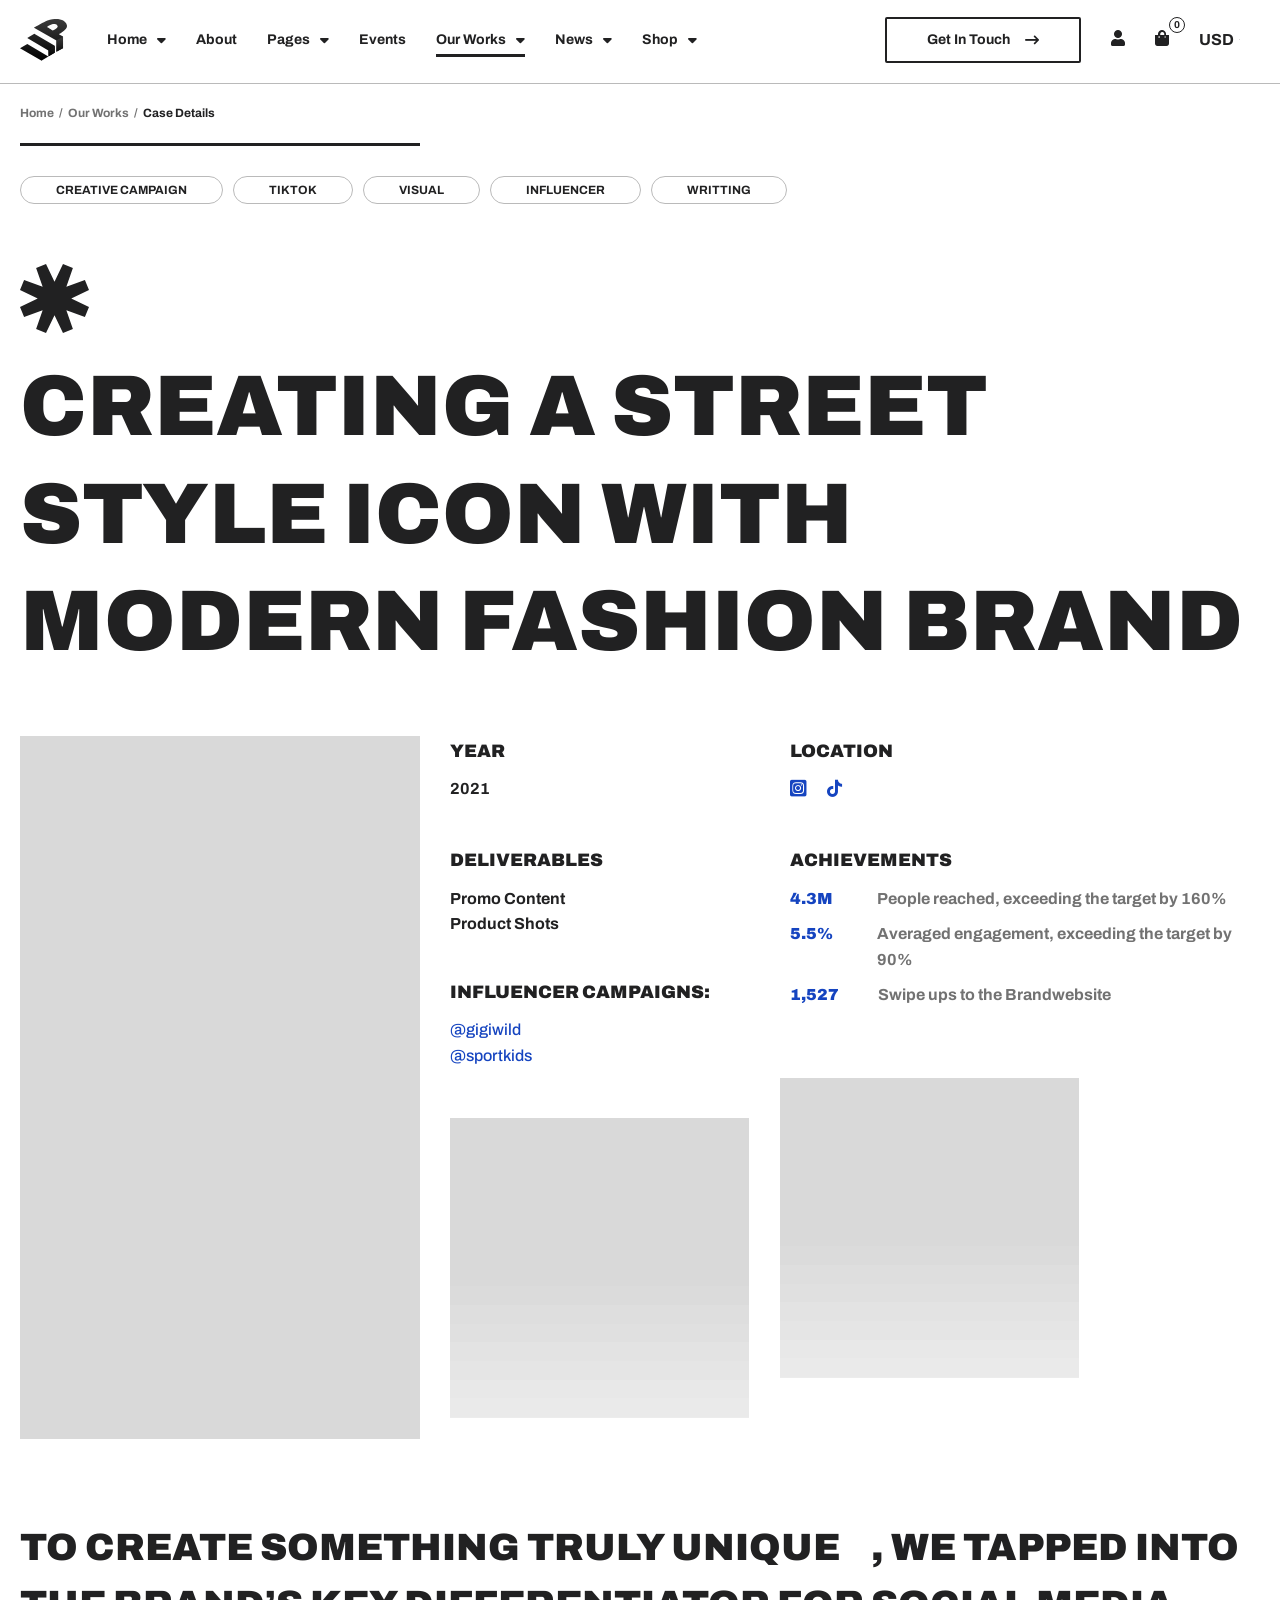
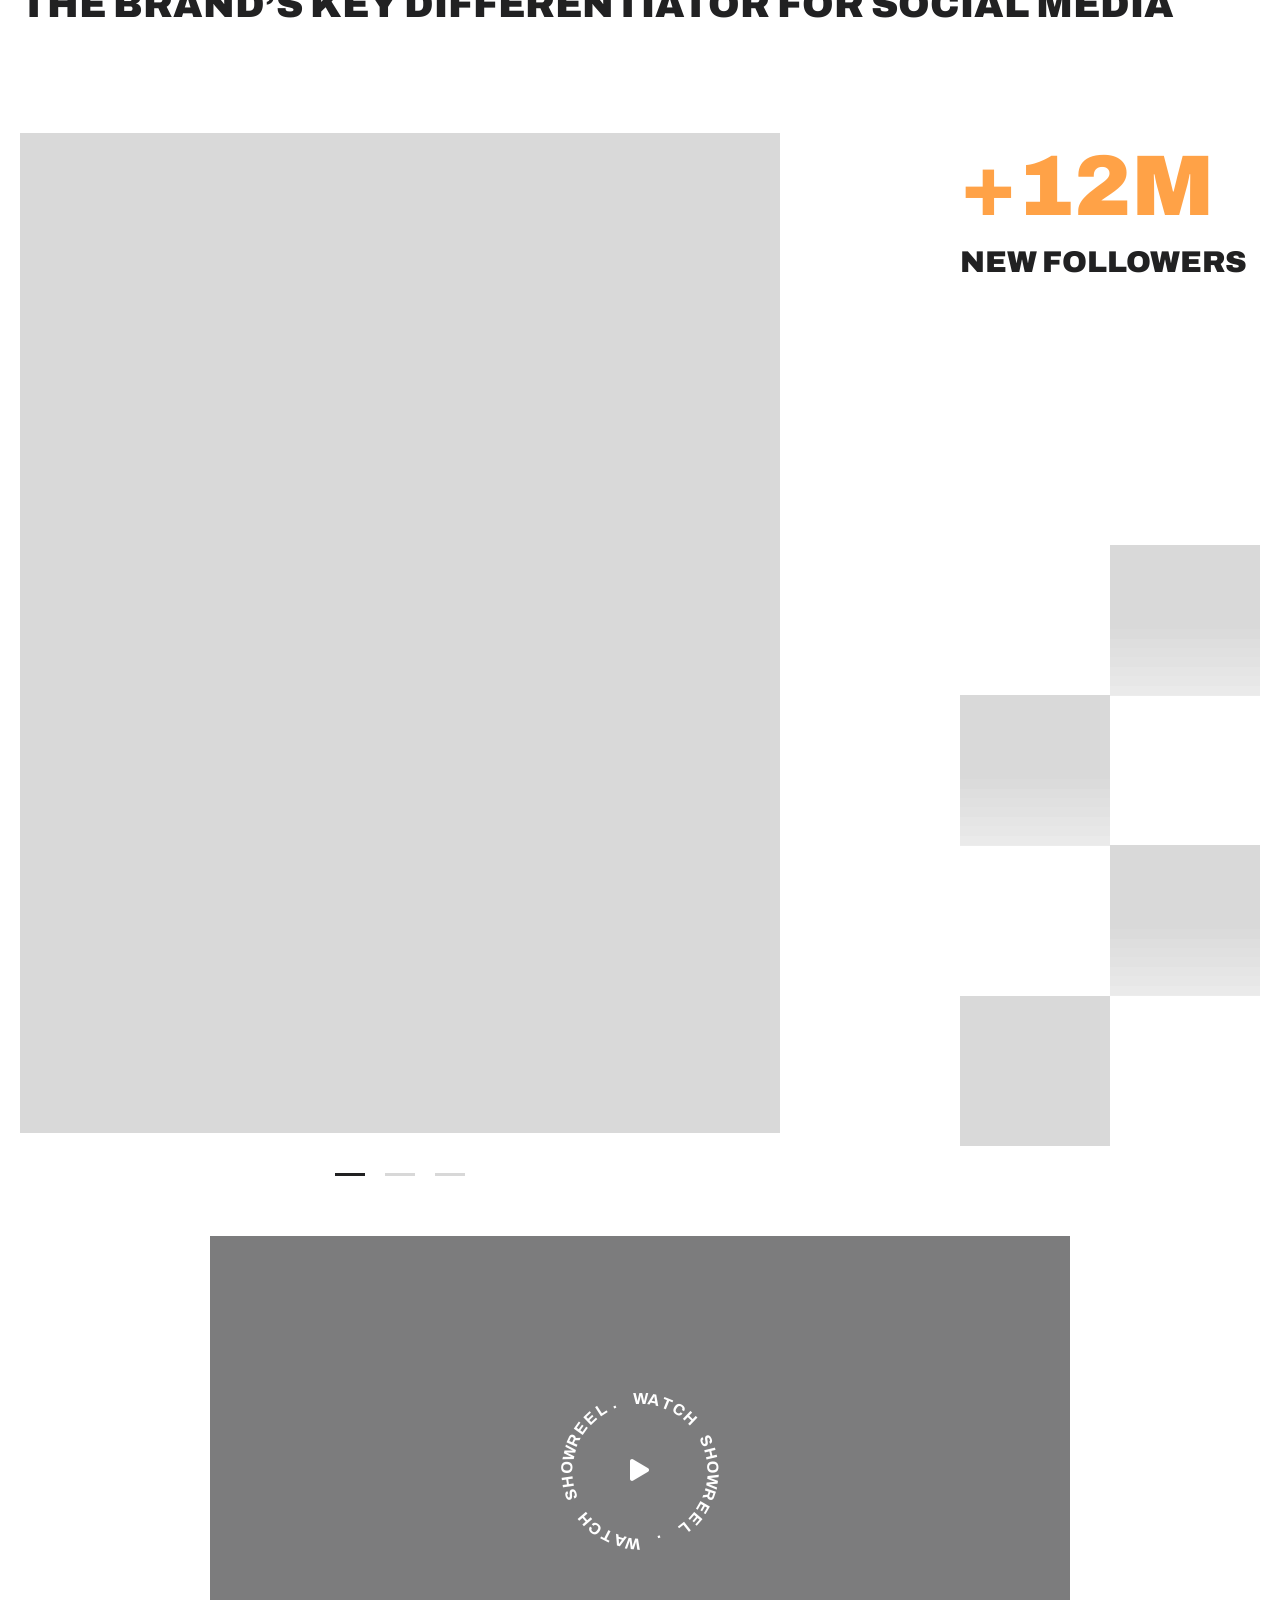
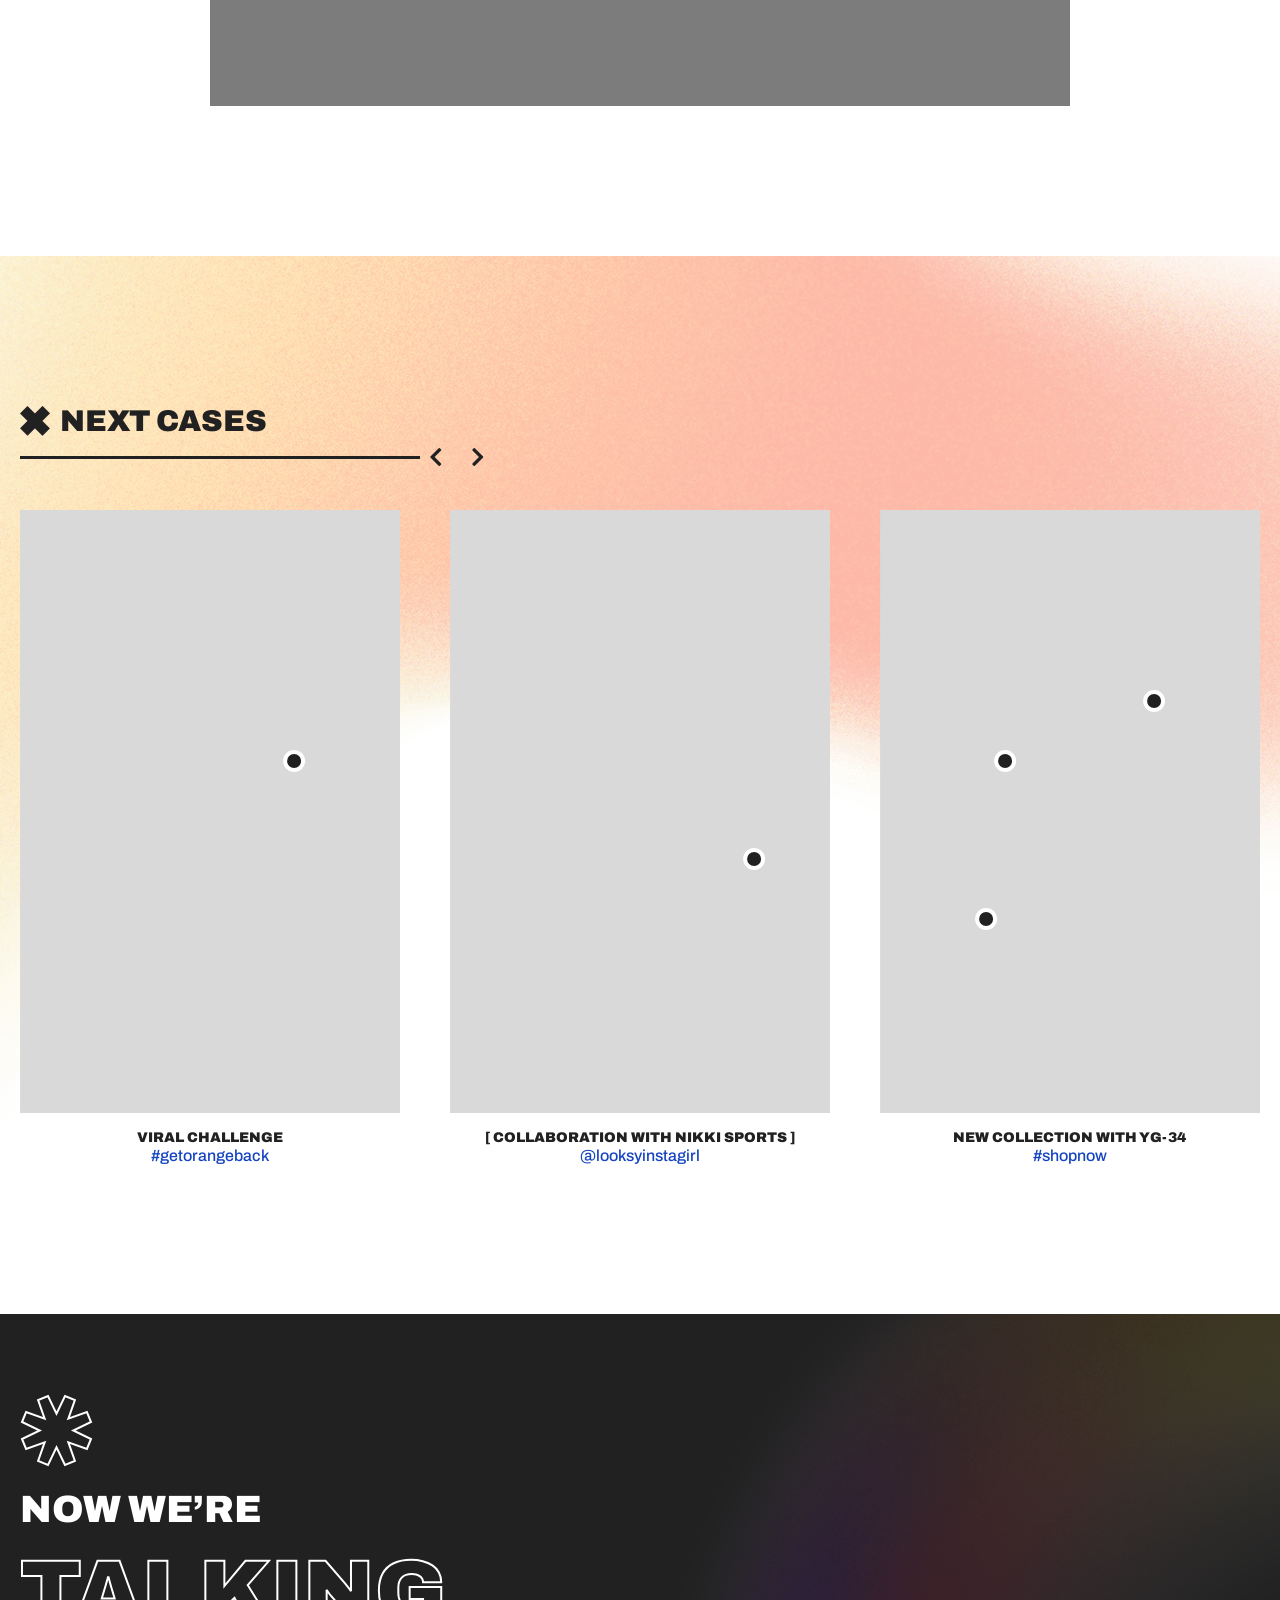
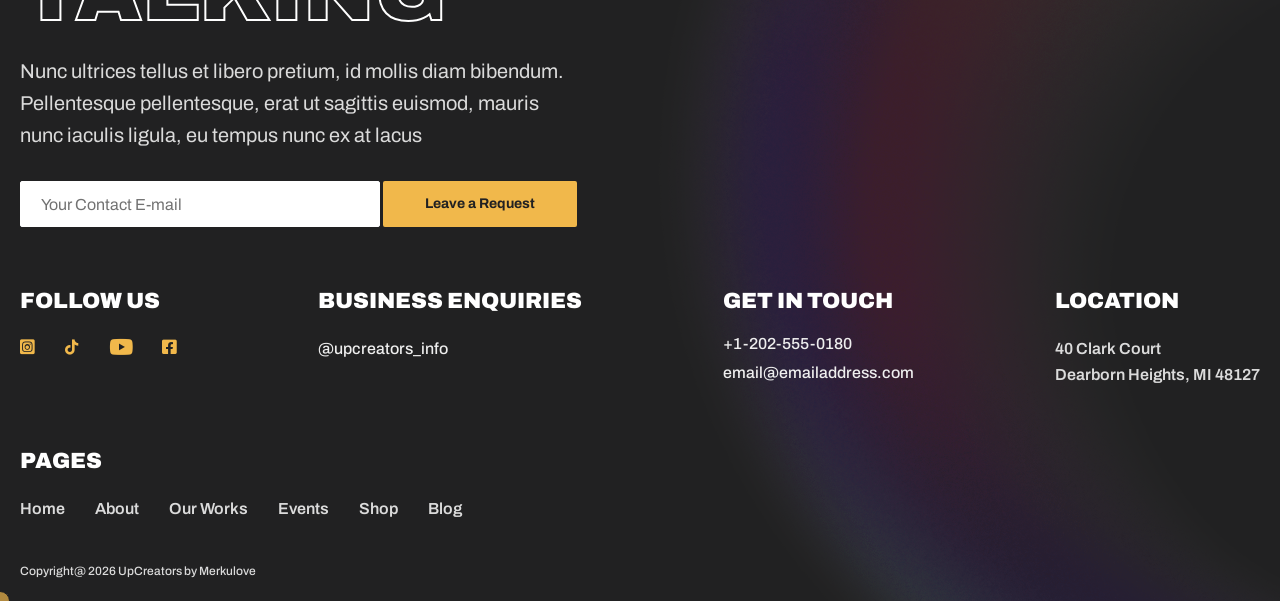
<file: Template/case.html>
<!DOCTYPE html>
<html lang="en">
    <head>
        <meta charset="UTF-8" />
        <meta name="viewport" content="width=device-width, initial-scale=1.0, minimum-scale=1.0" />
        <meta http-equiv="X-UA-Compatible" content="ie=edge" />
        <title>Case Details | UpCreators</title>
        <link rel="stylesheet preload" as="style" href="css/preload.min.css" />
        <link rel="stylesheet preload" as="style" href="css/icomoon.css" />
        <link rel="stylesheet preload" as="style" href="css/libs.min.css" />
        <link rel="stylesheet" href="css/case.min.css" />
    </head>
    <body>
        <header class="header" data-page="case" data-page-parent="cases">
            <div class="header_bg">
                <picture>
                    <source data-srcset="img/gradients/10.webp" srcset="img/gradients/10.webp" type="image/webp" />
                    <img class="lazy" data-src="img/gradients/10.png" src="img/gradients/10.png" alt="media" />
                </picture>
            </div>
            <div class="container d-flex">
                <a class="header_logo logo" href="index.html">
                    <span class="header_logo-wrapper">
                        <img src="svg/logo--black.svg" alt="UpCreators" />
                    </span>
                    <span class="text">Creators</span>
                </a>
                <nav class="header_nav text--medium text--md collapse" id="headerMenu">
                    <ul class="header_nav-list">
                        <li class="header_nav-list_item dropdown">
                            <a
                                class="nav-link nav-item dropdown-toggle"
                                href="index.html"
                                data-bs-toggle="collapse"
                                data-bs-target="#homeMenu"
                                data-trigger="dropdown"
                                data-main-link="true"
                                aria-expanded="false"
                                aria-controls="homeMenu"
                                data-page="home"
                                data-page-parent="home"
                            >
                                <span class="nav-item_text"> Home </span>
                                <span class="icon icon-caret-down-solid"></span>
                            </a>
                            <div class="dropdown-menu collapse" id="homeMenu">
                                <ul class="dropdown-list">
                                    <li class="list-item">
                                        <a
                                            class="dropdown-item nav-item"
                                            data-page="home"
                                            data-page-parent="home"
                                            href="index.html"
                                            data-main="true"
                                        >
                                            Home Agency
                                        </a>
                                    </li>
                                    <li class="list-item">
                                        <a
                                            class="dropdown-item nav-item"
                                            data-page="streamers"
                                            data-page-parent="home"
                                            href="streamers.html"
                                        >
                                            Home Streamers
                                        </a>
                                    </li>
                                    <li class="list-item">
                                        <a
                                            class="dropdown-item nav-item"
                                            data-page="home-shop"
                                            data-page-parent="home"
                                            href="index-shop.html"
                                        >
                                            Home Shop
                                        </a>
                                    </li>
                                </ul>
                            </div>
                        </li>
                        <li class="header_nav-list_item">
                            <a class="nav-item nav-link" href="about.html" data-page="about" data-single="true">
                                <span class="nav-item_text">About</span>
                            </a>
                        </li>
                        <li class="header_nav-list_item dropdown">
                            <a
                                class="nav-link nav-item dropdown-toggle"
                                href="#"
                                data-bs-toggle="collapse"
                                data-bs-target="#pagesMenu"
                                data-trigger="dropdown"
                                data-page-parent="pages"
                                data-main-link="true"
                                aria-expanded="false"
                                aria-controls="pagesMenu"
                            >
                                <span class="nav-item_text"> Pages </span>
                                <span class="icon icon-caret-down-solid"></span>
                            </a>
                            <div class="dropdown-menu collapse" id="pagesMenu">
                                <ul class="dropdown-list">
                                    <li class="list-item">
                                        <a class="dropdown-item nav-item" data-page="faq" data-page-parent="pages" href="faq.html"> FAQ </a>
                                    </li>
                                    <li class="list-item">
                                        <a
                                            class="dropdown-item nav-item"
                                            data-page="contacts"
                                            data-page-parent="pages"
                                            href="contacts.html"
                                        >
                                            Contact Us
                                        </a>
                                    </li>
                                    <li class="list-item">
                                        <a class="dropdown-item nav-item" data-page="error" data-page-parent="pages" href="404.html">
                                            Error Page
                                        </a>
                                    </li>
                                </ul>
                            </div>
                        </li>
                        <li class="header_nav-list_item">
                            <a class="nav-item nav-link" href="events.html" data-page="events" data-single="true">
                                <span class="nav-item_text">Events</span>
                            </a>
                        </li>
                        <li class="header_nav-list_item dropdown">
                            <a
                                class="nav-link nav-item dropdown-toggle"
                                href="cases.html"
                                data-bs-toggle="collapse"
                                data-bs-target="#casesMenu"
                                data-trigger="dropdown"
                                data-page-parent="cases"
                                data-main-link="true"
                                aria-expanded="false"
                                aria-controls="casesMenu"
                            >
                                <span class="nav-item_text"> Our Works </span>
                                <span class="icon icon-caret-down-solid"></span>
                            </a>
                            <div class="dropdown-menu collapse" id="casesMenu">
                                <ul class="dropdown-list">
                                    <li class="list-item" data-main="true">
                                        <a class="dropdown-item nav-item" data-page="cases" data-page-parent="cases" href="cases.html">
                                            Our Works
                                        </a>
                                    </li>
                                    <li class="list-item">
                                        <a class="dropdown-item nav-item" data-page="case" data-page-parent="cases" href="case.html">
                                            Case Details
                                        </a>
                                    </li>
                                </ul>
                            </div>
                        </li>
                        <li class="header_nav-list_item dropdown">
                            <a
                                class="nav-link nav-item dropdown-toggle"
                                href="blog-sidebar.html"
                                data-bs-toggle="collapse"
                                data-bs-target="#newsMenu"
                                data-trigger="dropdown"
                                data-page-parent="news"
                                data-main-link="true"
                                aria-expanded="false"
                                aria-controls="newsMenu"
                            >
                                <span class="nav-item_text"> News </span>
                                <span class="icon icon-caret-down-solid"></span>
                            </a>
                            <div class="dropdown-menu collapse" id="newsMenu">
                                <ul class="dropdown-list">
                                    <li class="list-item">
                                        <a
                                            class="dropdown-item nav-item"
                                            data-page="blog-sidebar"
                                            data-page-parent="news"
                                            href="blog-sidebar.html"
                                        >
                                            News Sidebar
                                        </a>
                                    </li>
                                    <li class="list-item">
                                        <a
                                            class="dropdown-item nav-item"
                                            data-page="blog-list"
                                            data-page-parent="news"
                                            href="blog-list.html"
                                        >
                                            News Horizontal Boxes
                                        </a>
                                    </li>
                                    <li class="list-item">
                                        <a
                                            class="dropdown-item nav-item"
                                            data-page="blog-grid"
                                            data-page-parent="news"
                                            href="blog-grid.html"
                                        >
                                            News Full Width
                                        </a>
                                    </li>
                                    <li class="list-item">
                                        <a
                                            class="dropdown-item nav-item"
                                            data-page="post-sidebar"
                                            data-page-parent="news"
                                            href="post-sidebar.html"
                                        >
                                            Single Post Sidebar
                                        </a>
                                    </li>
                                    <li class="list-item">
                                        <a class="dropdown-item nav-item" data-page="post" data-page-parent="news" href="post.html">
                                            Single Post Full Width
                                        </a>
                                    </li>
                                </ul>
                            </div>
                        </li>
                        <li class="header_nav-list_item dropdown">
                            <a
                                class="nav-link nav-item dropdown-toggle"
                                href="shop.html"
                                data-bs-toggle="collapse"
                                data-bs-target="#shopMenu"
                                data-trigger="dropdown"
                                data-page-parent="shop"
                                data-main-link="true"
                                aria-expanded="false"
                                aria-controls="shopMenu"
                            >
                                <span class="nav-item_text"> Shop </span>
                                <span class="icon icon-caret-down-solid"></span>
                            </a>
                            <div class="dropdown-menu collapse" id="shopMenu">
                                <ul class="dropdown-list">
                                    <li class="list-item">
                                        <a class="dropdown-item nav-item" data-page="shop" data-page-parent="shop" href="shop.html">
                                            Shop
                                        </a>
                                    </li>
                                    <li class="list-item">
                                        <a
                                            class="dropdown-item nav-item"
                                            data-page="shop-list"
                                            data-page-parent="shop"
                                            href="shop-list.html"
                                        >
                                            Shop List
                                        </a>
                                    </li>
                                    <li class="list-item">
                                        <a class="dropdown-item nav-item" data-page="lookbook" data-page-parent="shop" href="lookbook.html">
                                            Shop Lookbook
                                        </a>
                                    </li>
                                    <li class="list-item">
                                        <a
                                            class="dropdown-item nav-item"
                                            data-page="collection"
                                            data-page-parent="shop"
                                            href="collection.html"
                                        >
                                            Shop Collection
                                        </a>
                                    </li>
                                    <li class="list-item">
                                        <a class="dropdown-item nav-item" data-page="product" data-page-parent="shop" href="product.html">
                                            Shop Product Page
                                        </a>
                                    </li>
                                    <li class="list-item">
                                        <a class="dropdown-item nav-item" data-page="product2" data-page-parent="shop" href="product2.html">
                                            Shop Product Big Images
                                        </a>
                                    </li>
                                    <li class="list-item">
                                        <a class="dropdown-item nav-item" data-page="product3" data-page-parent="shop" href="product3.html">
                                            Shop Product Big Slider
                                        </a>
                                    </li>
                                    <li class="list-item">
                                        <a class="dropdown-item nav-item" data-page="cart" data-page-parent="shop" href="cart.html">
                                            Shopping Bag
                                        </a>
                                    </li>
                                </ul>
                            </div>
                        </li>
                    </ul>
                </nav>
                <div class="header_user">
                    <a class="header_user-btn btn btn--outline" href="contacts.html">Get In Touch <i class="icon icon-arrow-right"></i> </a>
                    <a class="header_user-account" href="#">
                        <i class="icon-user"></i>
                    </a>
                    <a class="header_user-cart addToCart" href="#">
                        <i class="icon-bag"></i>
                        <span class="header_user-cart_qty">0</span>
                    </a>
                    <span class="header_user-preference">
                        USD
                        <span class="header_user-preference_country">
                            <picture>
                                <source data-srcset="img/placeholder.jpg" srcset="img/placeholder.jpg" type="image/webp" />
                                <img class="lazy" data-src="img/placeholder.jpg" src="img/placeholder.jpg" alt="USA" />
                            </picture>
                        </span>
                    </span>
                </div>
                <button
                    class="header_trigger"
                    id="headerTrigger"
                    data-bs-toggle="collapse"
                    data-bs-target="#headerMenu"
                    aria-controls="headerMenu"
                    aria-expanded="false"
                    type="button"
                ></button>
            </div>
        </header>
        <ul class="breadcrumbs">
            <li>
                <a class="link" href="index.html">Home</a>
            </li>

            <li>
                <a class="link" href="cases.html">Our Works</a>
            </li>

            <li>
                <span>Case Details</span>
            </li>
        </ul>
        <main class="case">
            <!--  case content start  -->
            <div class="container">
                <div class="case_header">
                    <span class="divider"></span>
                    <ul class="case_header-tags tags">
                        <li>
                            <a class="tags_item" href="#">Creative campaign</a>
                        </li>
                        <li>
                            <a class="tags_item" href="#">TikTok</a>
                        </li>
                        <li>
                            <a class="tags_item" href="#">Visual</a>
                        </li>
                        <li>
                            <a class="tags_item" href="#">Influencer</a>
                        </li>
                        <li>
                            <a class="tags_item" href="#">Writting</a>
                        </li>
                    </ul>
                    <div class="case_header-icon rotate shape">
                        <svg width="69" height="69" viewBox="0 0 69 69" fill="none" xmlns="http://www.w3.org/2000/svg">
                            <path
                                d="M42.993 69L34.5 51.2698L26.007 69L16.1104 64.9008L22.6419 46.3582L4.09932 52.8899L0 42.993L17.7302 34.5L0 26.007L4.09932 16.1103L22.6419 22.6418L16.1104 4.09921L26.007 0L34.5 17.7302L42.993 0L52.8899 4.09921L46.3582 22.6418L64.9008 16.1103L69 26.007L51.2698 34.5L69 42.993L64.9008 52.8899L46.3582 46.3582L52.8899 64.9008L42.993 69Z"
                                fill="currentColor"
                            />
                        </svg>
                    </div>
                    <h1 class="case_header-title" data-aos="fade-left">Creating a street style icon with Modern Fashion Brand</h1>
                </div>
                <div class="case_content section">
                    <div class="case_content-general">
                        <div class="media">
                            <picture>
                                <source data-srcset="img/placeholder.jpg" srcset="img/placeholder.jpg" type="image/webp" />
                                <img
                                    class="lazy"
                                    data-src="img/placeholder.jpg"
                                    src="img/placeholder.jpg"
                                    alt="Creating a street style icon with Modern Fashion Brand"
                                />
                            </picture>
                        </div>
                        <div class="main">
                            <div class="main_table">
                                <div class="main_table-block">
                                    <h5 class="title">Year</h5>
                                    <div class="content">2021</div>
                                </div>
                                <div class="main_table-block">
                                    <h5 class="title">Location</h5>
                                    <div class="content">
                                        <ul class="list socials socials--alt">
                                            <li>
                                                <a href="https://instagram.com" target="_blank" rel="noopener noreferrer">
                                                    <i class="icon-instagram"></i>
                                                </a>
                                            </li>
                                            <li>
                                                <a href="https://tiktok.com" target="_blank" rel="noopener noreferrer">
                                                    <i class="icon-tiktok"></i>
                                                </a>
                                            </li>
                                        </ul>
                                    </div>
                                </div>
                                <div class="main_table-block">
                                    <h5 class="title">Deliverables</h5>
                                    <div class="content">
                                        <ul class="list">
                                            <li>Promo Content</li>
                                            <li>Product Shots</li>
                                        </ul>
                                    </div>
                                </div>
                                <div class="main_table-block">
                                    <h5 class="title">Achievements</h5>
                                    <div class="content">
                                        <ul class="list">
                                            <li>
                                                <div class="number">
                                                    <span
                                                        class="countNum"
                                                        data-separator="."
                                                        data-suffix="M"
                                                        data-value="4.3"
                                                        data-decimal="1"
                                                        >0</span
                                                    >
                                                </div>
                                                <p class="text">People reached, exceeding the target by 160%</p>
                                            </li>
                                            <li>
                                                <div class="number">
                                                    <span
                                                        class="countNum"
                                                        data-separator="."
                                                        data-suffix="%"
                                                        data-value="5.7"
                                                        data-decimal="1"
                                                        >0</span
                                                    >
                                                </div>
                                                <p class="text">Averaged engagement, exceeding the target by 90%</p>
                                            </li>
                                            <li>
                                                <div class="number">
                                                    <span class="countNum" data-separator="," data-value="1860">0</span>
                                                </div>
                                                <p class="text">Swipe ups to the Brandwebsite</p>
                                            </li>
                                        </ul>
                                    </div>
                                </div>
                                <div class="main_table-block">
                                    <h5 class="title">Influencer Campaigns:</h5>
                                    <div class="content">
                                        <ul class="list">
                                            <li>
                                                <a class="link link--underline" href="#">@gigiwild</a>
                                            </li>
                                            <li>
                                                <a class="link link--underline" href="#">@sportkids</a>
                                            </li>
                                        </ul>
                                    </div>
                                </div>
                            </div>
                            <div class="main_media">
                                <div class="main_media-item laxY">
                                    <picture>
                                        <source data-srcset="img/placeholder.jpg" srcset="img/placeholder.jpg" type="image/webp" />
                                        <img class="lazy" data-src="img/placeholder.jpg" src="img/placeholder.jpg" alt="Instagram Post" />
                                    </picture>
                                </div>
                                <div class="main_media-item laxY">
                                    <picture>
                                        <source data-srcset="img/placeholder.jpg" srcset="img/placeholder.jpg" type="image/webp" />
                                        <img class="lazy" data-src="img/placeholder.jpg" src="img/placeholder.jpg" alt="Instagram Post" />
                                    </picture>
                                </div>
                            </div>
                        </div>
                    </div>
                    <div class="case_content-banner">
                        <h2 class="title">
                            To create something truly unique
                            <span class="emoji">
                                <span class="emoji_item">
                                    <picture>
                                        <source data-srcset="img/placeholder.jpg" srcset="img/placeholder.jpg" type="image/webp" />
                                        <img class="lazy" data-src="img/placeholder.jpg" src="img/placeholder.jpg" alt="emoji" />
                                    </picture>
                                </span>
                                <span class="emoji_item">
                                    <picture>
                                        <source data-srcset="img/placeholder.jpg" srcset="img/placeholder.jpg" type="image/webp" />
                                        <img class="lazy" data-src="img/placeholder.jpg" src="img/placeholder.jpg" alt="emoji" />
                                    </picture>
                                </span>
                                <span class="emoji_item">
                                    <picture>
                                        <source data-srcset="img/placeholder.jpg" srcset="img/placeholder.jpg" type="image/webp" />
                                        <img class="lazy" data-src="img/placeholder.jpg" src="img/placeholder.jpg" alt="emoji" />
                                    </picture>
                                </span>
                            </span>
                            , we tapped into the brand’s key differentiator for Social Media
                        </h2>
                    </div>
                    <div class="case_content-presentation">
                        <div class="presentation_wrapper">
                            <div class="presentation gallery swiper">
                                <div class="swiper-wrapper">
                                    <div class="swiper-slide">
                                        <a class="link eyeTrigger" href="img/placeholder.jpg" data-role="gallery">
                                            <picture>
                                                <source
                                                    data-srcset="img/placeholder.jpg"
                                                    srcset="img/placeholder.jpg"
                                                    type="image/webp"
                                                />
                                                <img
                                                    class="lazy"
                                                    data-src="img/placeholder.jpg"
                                                    src="img/placeholder.jpg"
                                                    alt="gallery item"
                                                />
                                            </picture>
                                        </a>
                                    </div>
                                    <div class="swiper-slide">
                                        <a class="link eyeTrigger" href="img/placeholder.jpg" data-role="gallery">
                                            <picture>
                                                <source
                                                    data-srcset="img/placeholder.jpg"
                                                    srcset="img/placeholder.jpg"
                                                    type="image/webp"
                                                />
                                                <img
                                                    class="lazy"
                                                    data-src="img/placeholder.jpg"
                                                    src="img/placeholder.jpg"
                                                    alt="gallery item"
                                                />
                                            </picture>
                                        </a>
                                    </div>
                                    <div class="swiper-slide">
                                        <a class="link eyeTrigger" href="img/placeholder.jpg" data-role="gallery">
                                            <picture>
                                                <source
                                                    data-srcset="img/placeholder.jpg"
                                                    srcset="img/placeholder.jpg"
                                                    type="image/webp"
                                                />
                                                <img
                                                    class="lazy"
                                                    data-src="img/placeholder.jpg"
                                                    src="img/placeholder.jpg"
                                                    alt="gallery item"
                                                />
                                            </picture>
                                        </a>
                                    </div>
                                </div>
                            </div>
                            <div class="presentation_nav swiper-pagination"></div>
                        </div>
                        <div class="posts">
                            <div class="posts_num">
                                <span class="countNum h1" data-value="12" data-prefix="+" data-suffix="M">0</span>
                                <h3>new followers</h3>
                            </div>
                            <div class="posts_media">
                                <div class="posts_media-item laxY">
                                    <picture>
                                        <source data-srcset="img/placeholder.jpg" srcset="img/placeholder.jpg" type="image/webp" />
                                        <img class="lazy" data-src="img/placeholder.jpg" src="img/placeholder.jpg" alt="Instagram Post" />
                                    </picture>
                                </div>
                                <div class="posts_media-item laxYinvert">
                                    <picture>
                                        <source data-srcset="img/placeholder.jpg" srcset="img/placeholder.jpg" type="image/webp" />
                                        <img class="lazy" data-src="img/placeholder.jpg" src="img/placeholder.jpg" alt="Instagram Post" />
                                    </picture>
                                </div>
                                <div class="posts_media-item laxY">
                                    <picture>
                                        <source data-srcset="img/placeholder.jpg" srcset="img/placeholder.jpg" type="image/webp" />
                                        <img class="lazy" data-src="img/placeholder.jpg" src="img/placeholder.jpg" alt="Instagram Post" />
                                    </picture>
                                </div>
                                <div class="posts_media-item">
                                    <picture>
                                        <source data-srcset="img/placeholder.jpg" srcset="img/placeholder.jpg" type="image/webp" />
                                        <img class="lazy" data-src="img/placeholder.jpg" src="img/placeholder.jpg" alt="Instagram Post" />
                                    </picture>
                                </div>
                            </div>
                        </div>
                        <div class="video">
                            <span class="cover">
                                <picture>
                                    <source data-srcset="img/placeholder.jpg" srcset="img/placeholder.jpg" type="image/webp" />
                                    <img class="lazy" data-src="img/placeholder.jpg" src="img/placeholder.jpg" alt="Watch Showreel" />
                                </picture>

                                <a class="circular eyeTrigger" href="#">
                                    <i class="icon-play"></i>
                                    <span class="circular_text rotate slower" data-text="Watch Showreel . Watch Showreel"></span>
                                </a>
                            </span>
                            <iframe
                                src="https://www.youtube.com/embed/sRE5iQCdRvE?controls=0"
                                title="YouTube video player"
                                allowfullscreen
                            ></iframe>
                        </div>
                    </div>
                </div>
            </div>
            <!--  case content end  -->
            <aside>
                <!--  cases section start  -->
                <section class="cases section gradient">
                    <div class="cases_shape">
                        <picture>
                            <source data-srcset="img/gradients/07.webp" srcset="img/gradients/07.webp" type="image/webp" />
                            <img class="lazy" data-src="img/gradients/07.png" src="img/gradients/07.png" alt="media" />
                        </picture>
                    </div>

                    <div class="container">
                        <div class="section_nav">
                            <h3 class="section_nav-title">
                                <i class="icon-bold-cross"></i>
                                next cases
                            </h3>
                            <div class="section_nav-controls">
                                <span class="divider"></span>
                                <div class="section_nav-controls_btns">
                                    <button class="link splide__arrow--prev" type="button" aria-label="Previous slide">
                                        <i class="icon-angle-left"></i>
                                    </button>
                                    <button class="link splide__arrow--next" type="button" aria-label="Next slide">
                                        <i class="icon-angle-right"></i>
                                    </button>
                                </div>
                            </div>
                        </div>
                        <div class="cases_slider splide">
                            <div class="splide__track">
                                <div class="splide__list">
                                    <div class="cases_slider-slide splide__slide">
                                        <div class="overlay">
                                            <div class="hotspot" tabindex="0">
                                                <span class="hotspot_trigger"></span>
                                                <div class="hotspot_content">
                                                    <a class="link" href="product.html">
                                                        <span class="preview">
                                                            <picture>
                                                                <source
                                                                    data-srcset="img/placeholder.jpg"
                                                                    srcset="img/placeholder.jpg"
                                                                    type="image/webp"
                                                                />
                                                                <img
                                                                    class="lazy"
                                                                    data-src="img/placeholder.jpg"
                                                                    src="img/placeholder.jpg"
                                                                    alt="Case #1 Bikini"
                                                                />
                                                            </picture>
                                                        </span>
                                                        <span class="info">
                                                            <span class="info_title">D&G Bikini</span>
                                                            <span class="info_price">$599</span>
                                                        </span>
                                                    </a>
                                                </div>
                                            </div>
                                        </div>
                                        <div class="media">
                                            <picture>
                                                <source
                                                    data-srcset="img/placeholder.jpg"
                                                    srcset="img/placeholder.jpg"
                                                    type="image/webp"
                                                />
                                                <img
                                                    class="lazy"
                                                    data-src="img/placeholder.jpg"
                                                    src="img/placeholder.jpg"
                                                    alt="Case #1"
                                                />
                                            </picture>
                                        </div>
                                        <div class="main">
                                            <a class="main_title h6" href="case.html">[ Collaboration with Nikki Sports ]</a>
                                            <a class="link link--underline" href="#">@looksyinstagirl</a>
                                        </div>
                                    </div>
                                    <div class="cases_slider-slide splide__slide">
                                        <div class="overlay">
                                            <div class="hotspot" tabindex="0">
                                                <span class="hotspot_trigger"></span>
                                                <div class="hotspot_content">
                                                    <a class="link" href="product.html">
                                                        <span class="preview">
                                                            <picture>
                                                                <source
                                                                    data-srcset="img/placeholder.jpg"
                                                                    srcset="img/placeholder.jpg"
                                                                    type="image/webp"
                                                                />
                                                                <img
                                                                    class="lazy"
                                                                    data-src="img/placeholder.jpg"
                                                                    src="img/placeholder.jpg"
                                                                    alt="Case #2 T-Shirt"
                                                                />
                                                            </picture>
                                                        </span>
                                                        <span class="info">
                                                            <span class="info_title">T-shirt</span>
                                                            <span class="info_price">$19</span>
                                                        </span>
                                                    </a>
                                                </div>
                                            </div>
                                            <div class="hotspot" tabindex="0">
                                                <span class="hotspot_trigger"></span>
                                                <div class="hotspot_content">
                                                    <a class="link" href="product.html">
                                                        <span class="preview">
                                                            <picture>
                                                                <source
                                                                    data-srcset="img/placeholder.jpg"
                                                                    srcset="img/placeholder.jpg"
                                                                    type="image/webp"
                                                                />
                                                                <img
                                                                    class="lazy"
                                                                    data-src="img/placeholder.jpg"
                                                                    src="img/placeholder.jpg"
                                                                    alt="Case #2 Tracks"
                                                                />
                                                            </picture>
                                                        </span>
                                                        <span class="info">
                                                            <span class="info_title">Tracks</span>
                                                            <span class="info_price">$159</span>
                                                        </span>
                                                    </a>
                                                </div>
                                            </div>
                                            <div class="hotspot" tabindex="0">
                                                <span class="hotspot_trigger"></span>
                                                <div class="hotspot_content">
                                                    <a class="link" href="product.html">
                                                        <span class="preview">
                                                            <picture>
                                                                <source
                                                                    data-srcset="img/placeholder.jpg"
                                                                    srcset="img/placeholder.jpg"
                                                                    type="image/webp"
                                                                />
                                                                <img
                                                                    class="lazy"
                                                                    data-src="img/placeholder.jpg"
                                                                    src="img/placeholder.jpg"
                                                                    alt="Case #2 Sweater"
                                                                />
                                                            </picture>
                                                        </span>
                                                        <span class="info">
                                                            <span class="info_title">Yellow sweater</span>
                                                            <span class="info_price">$230</span>
                                                        </span>
                                                    </a>
                                                </div>
                                            </div>
                                        </div>
                                        <div class="media">
                                            <a class="link" href="product.html">
                                                <picture>
                                                    <source
                                                        data-srcset="img/placeholder.jpg"
                                                        srcset="img/placeholder.jpg"
                                                        type="image/webp"
                                                    />
                                                    <img
                                                        class="lazy"
                                                        data-src="img/placeholder.jpg"
                                                        src="img/placeholder.jpg"
                                                        alt="Case #2"
                                                    />
                                                </picture>
                                            </a>
                                        </div>
                                        <div class="main">
                                            <h6 class="main_title">New Collection with YG-34</h6>
                                            <a class="link link--underline" href="#">#shopnow</a>
                                        </div>
                                    </div>
                                    <div class="cases_slider-slide splide__slide">
                                        <div class="media">
                                            <a class="link" href="product.html">
                                                <picture>
                                                    <source
                                                        data-srcset="img/placeholder.jpg"
                                                        srcset="img/placeholder.jpg"
                                                        type="image/webp"
                                                    />
                                                    <img
                                                        class="lazy"
                                                        data-src="img/placeholder.jpg"
                                                        src="img/placeholder.jpg"
                                                        alt="Case #3"
                                                    />
                                                </picture>
                                            </a>
                                        </div>
                                        <div class="main">
                                            <h6 class="main_title">Presentation from Off Black Limited</h6>
                                            <a class="link link--underline" href="#">#newcollection</a>
                                        </div>
                                    </div>
                                    <div class="cases_slider-slide splide__slide">
                                        <div class="overlay">
                                            <div class="hotspot" tabindex="0">
                                                <span class="hotspot_trigger"></span>
                                                <div class="hotspot_content">
                                                    <a class="link" href="product.html">
                                                        <span class="preview">
                                                            <picture>
                                                                <source
                                                                    data-srcset="img/placeholder.jpg"
                                                                    srcset="img/placeholder.jpg"
                                                                    type="image/webp"
                                                                />
                                                                <img
                                                                    class="lazy"
                                                                    data-src="img/placeholder.jpg"
                                                                    src="img/placeholder.jpg"
                                                                    alt="Case #4 Bottle"
                                                                />
                                                            </picture>
                                                        </span>
                                                        <span class="info">
                                                            <span class="info_title">Bottle</span>
                                                            <span class="info_price">$12</span>
                                                        </span>
                                                    </a>
                                                </div>
                                            </div>
                                        </div>
                                        <div class="media">
                                            <a class="link" href="product.html">
                                                <picture>
                                                    <source
                                                        data-srcset="img/placeholder.jpg"
                                                        srcset="img/placeholder.jpg"
                                                        type="image/webp"
                                                    />
                                                    <img
                                                        class="lazy"
                                                        data-src="img/placeholder.jpg"
                                                        src="img/placeholder.jpg"
                                                        alt="Case #4"
                                                    />
                                                </picture>
                                            </a>
                                        </div>
                                        <div class="main">
                                            <h6 class="main_title">New Branding Campaign</h6>
                                            <a class="link link--underline" href="#">@looksyinstagirl</a>
                                        </div>
                                    </div>
                                    <div class="cases_slider-slide splide__slide">
                                        <div class="media">
                                            <a class="link" href="product.html">
                                                <picture>
                                                    <source
                                                        data-srcset="img/placeholder.jpg"
                                                        srcset="img/placeholder.jpg"
                                                        type="image/webp"
                                                    />
                                                    <img
                                                        class="lazy"
                                                        data-src="img/placeholder.jpg"
                                                        src="img/placeholder.jpg"
                                                        alt="Case #5"
                                                    />
                                                </picture>
                                            </a>
                                        </div>
                                        <div class="main">
                                            <h6 class="main_title">Creating a street style icon with Upcreators Fashion Brand</h6>
                                        </div>
                                    </div>
                                    <div class="cases_slider-slide splide__slide">
                                        <div class="overlay">
                                            <div class="hotspot" tabindex="0">
                                                <span class="hotspot_trigger"></span>
                                                <div class="hotspot_content">
                                                    <a class="link" href="product.html">
                                                        <span class="preview">
                                                            <picture>
                                                                <source
                                                                    data-srcset="img/placeholder.jpg"
                                                                    srcset="img/placeholder.jpg"
                                                                    type="image/webp"
                                                                />
                                                                <img
                                                                    class="lazy"
                                                                    data-src="img/placeholder.jpg"
                                                                    src="img/placeholder.jpg"
                                                                    alt="Case #6 Puffer"
                                                                />
                                                            </picture>
                                                        </span>
                                                        <span class="info">
                                                            <span class="info_title">Puffer</span>
                                                            <span class="info_price">$999</span>
                                                        </span>
                                                    </a>
                                                </div>
                                            </div>
                                        </div>
                                        <div class="media">
                                            <a class="link" href="product.html">
                                                <picture>
                                                    <source
                                                        data-srcset="img/placeholder.jpg"
                                                        srcset="img/placeholder.jpg"
                                                        type="image/webp"
                                                    />
                                                    <img
                                                        class="lazy"
                                                        data-src="img/placeholder.jpg"
                                                        src="img/placeholder.jpg"
                                                        alt="Case #6"
                                                    />
                                                </picture>
                                            </a>
                                        </div>
                                        <div class="main">
                                            <h6 class="main_title">Viral Challenge</h6>
                                            <a class="link link--underline" href="#">#getorangeback</a>
                                        </div>
                                    </div>
                                </div>
                            </div>
                        </div>
                    </div>
                </section>
                <!--  cases section end  -->
            </aside>
        </main>
        <footer class="footer">
            <div class="footer_bg">
                <picture>
                    <source data-srcset="img/gradients/10.webp" srcset="img/gradients/10.webp" type="image/webp" />
                    <img class="lazy" data-src="img/gradients/10.jpg" src="img/gradients/10.jpg" alt="media" />
                </picture>
            </div>
            <div class="container">
                <div class="footer_about">
                    <div class="footer_about-slogan">
                        <div class="footer_about-slogan_icon rotate shape">
                            <svg width="73" height="73" viewBox="0 0 73 73" fill="none" xmlns="http://www.w3.org/2000/svg">
                                <path
                                    d="M44.993 71L36.5 53.2698L28.007 71L18.1104 66.9008L24.6419 48.3582L6.09932 54.8899L2 44.993L19.7302 36.5L2 28.007L6.09932 18.1103L24.6419 24.6418L18.1104 6.09921L28.007 2L36.5 19.7302L44.993 2L54.8899 6.09921L48.3582 24.6418L66.9008 18.1103L71 28.007L53.2698 36.5L71 44.993L66.9008 54.8899L48.3582 48.3582L54.8899 66.9008L44.993 71Z"
                                    fill="transparent"
                                    stroke="currentColor"
                                    stroke-width="2"
                                />
                            </svg>
                        </div>
                        <h2 class="footer_about-slogan_title">
                            Now we’re
                            <span class="h1 linebreak outlined outlined--white">Talking</span>
                        </h2>
                        <p class="footer_about-slogan_text">
                            Nunc ultrices tellus et libero pretium, id mollis diam bibendum. Pellentesque pellentesque, erat ut sagittis
                            euismod, mauris nunc iaculis ligula, eu tempus nunc ex at lacus
                        </p>
                    </div>
                    <form class="footer_about-form d-flex" action="#" method="post">
                        <input class="field" type="text" data-type="email" placeholder="Your Contact E-mail" />
                        <button class="btn btn--accent btn--hover-o" type="submit">Leave a Request</button>
                    </form>
                </div>
                <div class="footer_main d-flex">
                    <div class="footer_main-block">
                        <h4 class="footer_main-block_title">Follow Us</h4>
                        <ul class="footer_main-block_socials socials">
                            <li>
                                <a href="https://instagram.com" target="_blank" rel="noopener noreferrer">
                                    <i class="icon-instagram"></i>
                                </a>
                            </li>
                            <li>
                                <a href="https://tiktok.com" target="_blank" rel="noopener noreferrer">
                                    <i class="icon-tiktok"></i>
                                </a>
                            </li>
                            <li>
                                <a href="https://youtube.com" target="_blank" rel="noopener noreferrer">
                                    <i class="icon-youtube"></i>
                                </a>
                            </li>
                            <li>
                                <a href="https://facebook.com" target="_blank" rel="noopener noreferrer">
                                    <i class="icon-facebook"></i>
                                </a>
                            </li>
                        </ul>
                    </div>
                    <div class="footer_main-block">
                        <h4 class="footer_main-block_title">Get In Touch</h4>
                        <div class="footer_main-block_content d-flex flex-column">
                            <a class="link link--underline" href="tel:+1234567890">+1-202-555-0180</a>
                            <a class="link link--underline" href="mailto:example@domain.com">email@emailaddress.com</a>
                        </div>
                    </div>
                    <div class="footer_main-block">
                        <h4 class="footer_main-block_title">Business Enquiries</h4>
                        <div class="footer_main-block_content">
                            <a class="link link--underline" href="#">@upcreators_info</a>
                        </div>
                    </div>
                    <div class="footer_main-block">
                        <h4 class="footer_main-block_title">Location</h4>
                        <div class="footer_main-block_content">
                            <span>40 Clark Court <span class="linebreak">Dearborn Heights, MI 48127</span></span>
                        </div>
                    </div>
                    <div class="footer_main-block">
                        <h4 class="footer_main-block_title">Pages</h4>
                        <ul class="footer_main-block_nav d-flex">
                            <li>
                                <a class="nav-link" href="index.html" data-page="home" data-page-parent="home">Home</a>
                            </li>
                            <li>
                                <a class="nav-link" href="about.html" data-page="about">About</a>
                            </li>
                            <li>
                                <a class="nav-link" href="cases.html" data-page="cases" data-page-parent="cases">Our Works</a>
                            </li>
                            <li>
                                <a class="nav-link" href="events.html" data-page="events">Events</a>
                            </li>
                            <li>
                                <a class="nav-link" href="shop.html" data-page="shop" data-page-parent="shop">Shop</a>
                            </li>
                            <li>
                                <a class="nav-link" href="blog-sidebar.html" data-page="blog-sidebar" data-page-parent="news">Blog</a>
                            </li>
                        </ul>
                    </div>
                </div>
            </div>
            <p class="footer_copy">Copyright@ <span id="currentYear"></span> UpCreators by Merkulove</p>
        </footer>
        <!-- cart popup component start -->
        <div class="cart_popup">
            <div class="cart_popup-backdrop"></div>
            <div class="cart_popup-helper">
                <div class="cart_popup-wrapper">
                    <div class="cart_popup-header d-flex flex-wrap justify-content-between align-items-center">
                        <h4 class="success"><i class="icon icon-check"></i> Item Added</h4>
                        <span class="cartID">Cart Id: 12345</span>
                        <p class="note">Please note: Item(s) is not reserved until checkout is completed</p>
                    </div>
                    <div class="cart_popup-main">
                        <ul class="cart_popup-main_list">
                            <li class="list-item">
                                <div class="media">
                                    <picture>
                                        <source data-srcset="img/placeholder.jpg" srcset="img/placeholder.jpg" type="image/webp" />
                                        <img class="lazy" data-src="img/placeholder.jpg" src="img/placeholder.jpg" alt="Limited Edition T-Shirt" />
                                    </picture>
                                </div>
                                <div class="main">
                                    <div class="main_info">
                                        <div class="wrapper">
                                            <span class="main_info-label">Clothing</span>
                                            <a class="main_info-remove" href="#">
                                                <span class="text">remove</span>
                                                <i class="icon icon-close"></i>
                                            </a>
                                        </div>
                                        <h6 class="main_info-title">Limited Edition T-Shirt</h6>
                                        <ul class="main_info-details">
                                            <li>
                                                <span class="property">size:</span>
                                                <span class="value">s</span>
                                            </li>
                                            <li>
                                                <span class="property">color:</span>
                                                <span class="value">pink</span>
                                            </li>
                                        </ul>
                                        <div class="wrapper">
                                            <div class="main_info-qty">
                                                <span class="main_info-qty_label">Qty:</span>
                                                <div class="qty">
                                                    <span class="qty_minus control">
                                                        <i class="icon-minus"></i>
                                                    </span>
                                                    <input class="qty_amount" type="number" readonly value="1" min="1" max="99" hidden />
                                                    <span class="qty_amount-display"></span>
                                                    <span class="qty_plus control">
                                                        <i class="icon-plus"></i>
                                                    </span>
                                                </div>
                                            </div>
                                            <span class="main_info-price">$320</span>
                                        </div>
                                    </div>
                                </div>
                            </li>
                            <li class="list-item">
                                <div class="media">
                                    <picture>
                                        <source data-srcset="img/placeholder.jpg" srcset="img/placeholder.jpg" type="image/webp" />
                                        <img class="lazy" data-src="img/placeholder.jpg" src="img/placeholder.jpg" alt="Red Flame Jacket" />
                                    </picture>
                                </div>
                                <div class="main">
                                    <div class="main_info">
                                        <div class="wrapper">
                                            <span class="main_info-label">Clothing</span>
                                            <a class="main_info-remove" href="#">
                                                <span class="text">remove</span>
                                                <i class="icon icon-close"></i>
                                            </a>
                                        </div>
                                        <h6 class="main_info-title">Red Flame Jacket</h6>
                                        <ul class="main_info-details">
                                            <li>
                                                <span class="property">size:</span>
                                                <span class="value">s</span>
                                            </li>
                                            <li>
                                                <span class="property">color:</span>
                                                <span class="value">pink</span>
                                            </li>
                                        </ul>
                                        <div class="wrapper">
                                            <div class="main_info-qty">
                                                <span class="main_info-qty_label">Qty:</span>
                                                <div class="qty">
                                                    <span class="qty_minus control">
                                                        <i class="icon-minus"></i>
                                                    </span>
                                                    <input class="qty_amount" type="number" readonly value="1" min="1" max="99" hidden />
                                                    <span class="qty_amount-display"></span>
                                                    <span class="qty_plus control">
                                                        <i class="icon-plus"></i>
                                                    </span>
                                                </div>
                                            </div>
                                            <span class="main_info-price">$320</span>
                                        </div>
                                    </div>
                                </div>
                            </li>
                            <li class="list-item">
                                <div class="media">
                                    <picture>
                                        <source data-srcset="img/placeholder.jpg" srcset="img/placeholder.jpg" type="image/webp" />
                                        <img class="lazy" data-src="img/placeholder.jpg" src="img/placeholder.jpg" alt="Festival Necklace" />
                                    </picture>
                                </div>
                                <div class="main">
                                    <div class="main_info">
                                        <div class="wrapper">
                                            <span class="main_info-label">Clothing</span>
                                            <a class="main_info-remove" href="#">
                                                <span class="text">remove</span>
                                                <i class="icon icon-close"></i>
                                            </a>
                                        </div>
                                        <h6 class="main_info-title">Festival Necklace</h6>
                                        <ul class="main_info-details">
                                            <li>
                                                <span class="property">size:</span>
                                                <span class="value">s</span>
                                            </li>
                                            <li>
                                                <span class="property">color:</span>
                                                <span class="value">pink</span>
                                            </li>
                                        </ul>
                                        <div class="wrapper">
                                            <div class="main_info-qty">
                                                <span class="main_info-qty_label">Qty:</span>
                                                <div class="qty">
                                                    <span class="qty_minus control">
                                                        <i class="icon-minus"></i>
                                                    </span>
                                                    <input class="qty_amount" type="number" readonly value="1" min="1" max="99" hidden />
                                                    <span class="qty_amount-display"></span>
                                                    <span class="qty_plus control">
                                                        <i class="icon-plus"></i>
                                                    </span>
                                                </div>
                                            </div>
                                            <span class="main_info-price">$320</span>
                                        </div>
                                    </div>
                                </div>
                            </li>
                        </ul>
                    </div>
                    <div class="cart_popup-footer">
                        <div class="cart_popup-footer_summary d-flex flex-column">
                            <div class="subtotal">
                                <span class="subtotal_title">Subtotal</span>
                                <span class="subtotal_sum">$1320.00</span>
                            </div>
                            <div class="total h6">
                                <span class="total_title">Total</span>
                                <span class="total_sum">$1320.00</span>
                            </div>
                        </div>
                        <div class="cart_popup-footer_action d-flex">
                            <a class="btn btn--black" href="cart.html">View options</a>
                            <a class="btn btn--accent btn--hover-black" href="cart.html">Checkout</a>
                        </div>
                        <p class="note">Suspendisse potenti. Fusce id cursus massa. Duis tuc uno venenatis ex</p>
                    </div>
                </div>
            </div>
        </div>
        <!-- cart popup component end -->
        <button class="scrollTrigger" id="scrollTrigger"><i class="icon-to-top"></i></button>
        <script id="www-widgetapi-script" src="https://s.ytimg.com/yts/jsbin/www-widgetapi-vflS50iB-/www-widgetapi.js" async=""></script>
        <script src="https://www.youtube.com/player_api"></script>
        <script src="js/common.min.js"></script>
        <script src="js/lottie.min.js"></script>

        <script src="js/case.min.js"></script>
    </body>
</html>
</file>
<file: Documentation/assets/js/google-code-prettify/prettify.css>
.com { color: #93a1a1; }
.lit { color: #195f91; }
.pun, .opn, .clo { color: #93a1a1; }
.fun { color: #dc322f; }
.str, .atv { color: #D14; }
.kwd, .linenums .tag { color: #1e347b; }
.typ, .atn, .dec, .var { color: teal; }
.pln { color: #48484c; }

.prettyprint {
  padding: 8px;
  background-color: #f7f7f9;
  border: 1px solid #e1e1e8;
}
.prettyprint.linenums {
  -webkit-box-shadow: inset 40px 0 0 #fbfbfc, inset 41px 0 0 #ececf0;
     -moz-box-shadow: inset 40px 0 0 #fbfbfc, inset 41px 0 0 #ececf0;
          box-shadow: inset 40px 0 0 #fbfbfc, inset 41px 0 0 #ececf0;
}

/* Specify class=linenums on a pre to get line numbering */
ol.linenums {
  margin: 0 0 0 33px; /* IE indents via margin-left */
} 
ol.linenums li {
  padding-left: 12px;
  color: #bebec5;
  line-height: 18px;
  text-shadow: 0 1px 0 #fff;
}
</file>
<file: Documentation/assets/css/documenter_style.css>
/*!
 * Documenter 2.0
 * http://rxa.li/documenter
 *
 * Copyright 2013, Xaver Birsak
 * http://revaxarts.com
 *
 */
html, body{max-width:100%;}
body{ padding-bottom: 40px;}

#documenter_content{
	padding-top: 200px;
}
#documenter-cover{
	min-height: 600px;
}

.masthead h1{
	margin-top: 48px;
}

section h3,
section h4,
section h5,
section h6 {
	padding: 0;
	clear: both;
	line-height: 1.2em;
	margin-top: 2em;
}
section h3{ font-size:2em;}
section h4{ font-size:1.5em;}
section h5{ font-size:1.3em;}
section h6{ font-size:1.1em;}

section table{
	border-top:1px solid;
	margin: 18px 0 18px;
}
section table td, section table th{
	border-bottom:1px solid;
	text-align:left;
	padding: 10px 10px 10px 3px;
}
section table th{
	font-weight: 900;
}

hr.notop{
	margin-top:3px;
}
	
footer{
	padding-bottom:500px;
}
.container{
	padding-bottom:3px;
	position: relative;
}
.navbar a.brand{
	display:inline-block;
	width:32px;
	background-position:center left;
	background-repeat:no-repeat;
	background-size: contain;
	text-indent:-9999px;
	margin:0;
	padding:0;
	top: 0;
	bottom: 0;
	position: absolute;
}

.page-header{
	border:0;
}
.navbar .nav {
	margin: 10px 10px 0 200px;
	float: none;
}
.navbar .nav li a{
	border-radius:3px;
	display:block;
	white-space:nowrap;
	padding:6px 11px 7px;
	max-width:100px;
	overflow:hidden;
	text-overflow:ellipsis;
	text-decoration:none;
	margin-left: 3px;
	margin-bottom: 3px;
}
.navbar .nav li ul{
	border-radius:5px;
	display:none;
	position:absolute;
	list-style-type:none;
	min-width:100px;
	padding:3px;
	box-shadow:0 0 3px rgba(0,0,0,0.3);

}
.navbar .nav > li:hover ul{
	display:block;
}

.marketing-byline {
	list-style:none;
	margin-left: 0;
	margin-bottom: 24px;
}
.marketing-byline li{
	display:inline;
	padding:0 2px;
}
.download-info{
	clear:both;
}
section{
	margin-top:300px;
}
img{
	height:auto !important;
}
iframe{
	max-width:100% !important;
}

@media (max-width: 979px) {
	#documenter_content{
		padding-top: 0px;
	}
	.navbar .nav {
		margin: 10px 10px 0 0;
	}
	.navbar .nav > li > a{
		padding:6px 11px 7px;
		max-width:100%;
		overflow:hidden;
		text-overflow:ellipsis;
	}
	.navbar .nav li ul{
		display:none;
		box-shadow:none;
		position:static;
	}
	.navbar .nav li:hover ul{
		display:block;
	}
	.navbar .nav li ul li{
		display:block;
	}
	.navbar .nav li a{
		max-width:100%;
	}

	section{
		margin-top:80px;
	}
}
@media (max-width: 480px) {
	section{
		margin-top:30px;
	}
}
</file>
<file: css/icomoon.css>
/**
 * Upcreators
 * Upcreators is the template for Agency, Streamers, Shop, Blog, Portfolio, Events, etc
 * Exclusively on https://1.envato.market/upcreators-html
 *
 * @encoding        UTF-8
 * @version         1.0.0
 * @copyright       (C) 2018 - 2022 Merkulove ( https://merkulov.design/ ). All rights reserved.
 * @license         Envato License https://1.envato.market/KYbje
 * @contributors    Lilith Lamber (winter.rituel@gmail.com)
 * @support         help@merkulov.design
 **/
@font-face {
    font-family: 'icomoon';
    src: url('../fonts/icomoon.woff') format('woff');
    font-weight: normal;
    font-style: normal;
    font-display: block;
}

[class^="icon-"], [class*=" icon-"] {
    /* use !important to prevent issues with browser extensions that change fonts */
    font-family: 'icomoon' !important;
    speak: never;
    font-style: normal;
    font-weight: normal;
    font-variant: normal;
    text-transform: none;
    line-height: 1;

    /* Better Font Rendering =========== */
    -webkit-font-smoothing: antialiased;
    -moz-osx-font-smoothing: grayscale;
}

.icon-to-top:before {
    content: "\e92a";
}

.icon-filters:before {
    content: "\e927";
}

.icon-arrow-right:before {
    content: "\e907";
}

.icon-arrow-left:before {
    content: "\e90d";
}

.icon-plus:before {
    content: "\e928";
}

.icon-minus:before {
    content: "\e929";
}

.icon-angle-up:before {
    content: "\e900";
}

.icon-angle-down:before {
    content: "\e901";
}

.icon-heart:before {
    content: "\e924";
}

.icon-heart-o:before {
    content: "\e925";
}

.icon-bold-cross:before {
    content: "\e902";
}

.icon-sharp-star:before {
    content: "\e903";
}

.icon-return:before {
    content: "\e904";
}

.icon-caret-down-solid:before {
    content: "\e905";
}

.icon-rectangle-star:before {
    content: "\e908";
}

.icon-sticky:before {
    content: "\e909";
}

.icon-instagram:before {
    content: "\e90a";
}

.icon-tiktok:before {
    content: "\e90b";
}

.icon-search:before {
    content: "\e90c";
}

.icon-star:before {
    content: "\e90e";
}

.icon-star-o:before {
    content: "\e90f";
}

.icon-user:before {
    content: "\e910";
}

.icon-grid:before {
    content: "\e911";
}

.icon-check:before {
    content: "\e912";
}

.icon-close:before {
    content: "\e913";
}

.icon-list:before {
    content: "\e914";
}

.icon-play:before {
    content: "\e915";
}

.icon-angle-left:before {
    content: "\e916";
}

.icon-angle-right:before {
    content: "\e917";
}

.icon-faq:before {
    content: "\e918";
}

.icon-reply:before {
    content: "\e919";
}

.icon-facebook:before {
    content: "\e91a";
}

.icon-quote:before {
    content: "\e91b";
}

.icon-circle:before {
    content: "\e91c";
}

.icon-youtube:before {
    content: "\e91d";
}

.icon-share:before {
    content: "\e91e";
}

.icon-bag:before {
    content: "\e91f";
}

.icon-location:before {
    content: "\e920";
}

.icon-package:before {
    content: "\e921";
}

.icon-delivery:before {
    content: "\e922";
}

.icon-stats:before {
    content: "\e923";
}

.icon-caret-down:before {
    content: "\e926";
}
</file>
<file: Template/css/icomoon.css>
/**
 * Upcreators
 * Upcreators is the template for Agency, Streamers, Shop, Blog, Portfolio, Events, etc
 * Exclusively on https://1.envato.market/upcreators-html
 *
 * @encoding        UTF-8
 * @version         1.0.0
 * @copyright       (C) 2018 - 2022 Merkulove ( https://merkulov.design/ ). All rights reserved.
 * @license         Envato License https://1.envato.market/KYbje
 * @contributors    Lilith Lamber (winter.rituel@gmail.com)
 * @support         help@merkulov.design
 **/
@font-face {
    font-family: 'icomoon';
    src: url('../fonts/icomoon.woff') format('woff');
    font-weight: normal;
    font-style: normal;
    font-display: block;
}

[class^="icon-"], [class*=" icon-"] {
    /* use !important to prevent issues with browser extensions that change fonts */
    font-family: 'icomoon' !important;
    speak: never;
    font-style: normal;
    font-weight: normal;
    font-variant: normal;
    text-transform: none;
    line-height: 1;

    /* Better Font Rendering =========== */
    -webkit-font-smoothing: antialiased;
    -moz-osx-font-smoothing: grayscale;
}

.icon-to-top:before {
    content: "\e92a";
}

.icon-filters:before {
    content: "\e927";
}

.icon-arrow-right:before {
    content: "\e907";
}

.icon-arrow-left:before {
    content: "\e90d";
}

.icon-plus:before {
    content: "\e928";
}

.icon-minus:before {
    content: "\e929";
}

.icon-angle-up:before {
    content: "\e900";
}

.icon-angle-down:before {
    content: "\e901";
}

.icon-heart:before {
    content: "\e924";
}

.icon-heart-o:before {
    content: "\e925";
}

.icon-bold-cross:before {
    content: "\e902";
}

.icon-sharp-star:before {
    content: "\e903";
}

.icon-return:before {
    content: "\e904";
}

.icon-caret-down-solid:before {
    content: "\e905";
}

.icon-rectangle-star:before {
    content: "\e908";
}

.icon-sticky:before {
    content: "\e909";
}

.icon-instagram:before {
    content: "\e90a";
}

.icon-tiktok:before {
    content: "\e90b";
}

.icon-search:before {
    content: "\e90c";
}

.icon-star:before {
    content: "\e90e";
}

.icon-star-o:before {
    content: "\e90f";
}

.icon-user:before {
    content: "\e910";
}

.icon-grid:before {
    content: "\e911";
}

.icon-check:before {
    content: "\e912";
}

.icon-close:before {
    content: "\e913";
}

.icon-list:before {
    content: "\e914";
}

.icon-play:before {
    content: "\e915";
}

.icon-angle-left:before {
    content: "\e916";
}

.icon-angle-right:before {
    content: "\e917";
}

.icon-faq:before {
    content: "\e918";
}

.icon-reply:before {
    content: "\e919";
}

.icon-facebook:before {
    content: "\e91a";
}

.icon-quote:before {
    content: "\e91b";
}

.icon-circle:before {
    content: "\e91c";
}

.icon-youtube:before {
    content: "\e91d";
}

.icon-share:before {
    content: "\e91e";
}

.icon-bag:before {
    content: "\e91f";
}

.icon-location:before {
    content: "\e920";
}

.icon-package:before {
    content: "\e921";
}

.icon-delivery:before {
    content: "\e922";
}

.icon-stats:before {
    content: "\e923";
}

.icon-caret-down:before {
    content: "\e926";
}
</file>
<file: css/preload.min.css>
/**
 * Upcreators
 * Upcreators is the template for Agency, Streamers, Shop, Blog, Portfolio, Events, etc
 * Exclusively on https://1.envato.market/upcreators-html
 *
 * @encoding        UTF-8
 * @version         1.0.0
 * @copyright       (C) 2018 - 2022 Merkulove ( https://merkulov.design/ ). All rights reserved.
 * @license         Envato License https://1.envato.market/KYbje
 * @contributors    Lilith Lamber (winter.rituel@gmail.com)
 * @support         help@merkulov.design
 **/
@font-face{font-family:Archivo;src:local("Archivo-Regular"),url(../fonts/Archivo-Regular.woff2) format("woff2"),url(../fonts/Archivo-Regular.woff) format("woff");font-weight:400;font-style:normal;font-display:swap}@font-face{font-family:Archivo;src:local("Archivo-Italic"),url(../fonts/Archivo-Italic.woff2) format("woff2"),url(../fonts/Archivo-Italic.woff) format("woff");font-weight:400;font-style:italic;font-display:swap}@font-face{font-family:Archivo;src:local("Archivo-Medium"),url(../fonts/Archivo-Medium.woff2) format("woff2"),url(../fonts/Archivo-Medium.woff) format("woff");font-weight:500;font-style:normal;font-display:swap}@font-face{font-family:Archivo;src:local("Archivo-MediumItalic"),url(../fonts/Archivo-MediumItalic.woff2) format("woff2"),url(../fonts/Archivo-MediumItalic.woff) format("woff");font-weight:500;font-style:italic;font-display:swap}@font-face{font-family:Archivo;src:local("Archivo-SemiBold"),url(../fonts/Archivo-SemiBold.woff2) format("woff2"),url(../fonts/Archivo-SemiBold.woff) format("woff");font-weight:600;font-style:normal;font-display:swap}@font-face{font-family:Archivo;src:local("Archivo-Bold"),url(../fonts/Archivo-Bold.woff2) format("woff2"),url(../fonts/Archivo-Bold.woff) format("woff");font-weight:700;font-style:normal;font-display:swap}@font-face{font-family:Archivo;src:local("Archivo-ExtraBold"),url(../fonts/Archivo-ExtraBold.woff2) format("woff2"),url(../fonts/Archivo-ExtraBold.woff) format("woff");font-weight:800;font-style:normal;font-display:swap}@font-face{font-family:Archivo;src:local("Archivo-Black"),url(../fonts/Archivo-Black.woff2) format("woff2"),url(../fonts/Archivo-Black.woff) format("woff");font-weight:900;font-style:normal;font-display:swap}
/*# sourceMappingURL=../sourcemaps/preload.css.map */
</file>
<file: css/libs.min.css>
/**
 * Upcreators
 * Upcreators is the template for Agency, Streamers, Shop, Blog, Portfolio, Events, etc
 * Exclusively on https://1.envato.market/upcreators-html
 *
 * @encoding        UTF-8
 * @version         1.0.0
 * @copyright       (C) 2018 - 2022 Merkulove ( https://merkulov.design/ ). All rights reserved.
 * @license         Envato License https://1.envato.market/KYbje
 * @contributors    Lilith Lamber (winter.rituel@gmail.com)
 * @support         help@merkulov.design
 **/
/*!
 * Bootstrap Grid v5.1.3 (https://getbootstrap.com/)
 * Copyright 2011-2021 The Bootstrap Authors
 * Copyright 2011-2021 Twitter, Inc.
 * Licensed under MIT (https://github.com/twbs/bootstrap/blob/main/LICENSE)
 */:root{--bs-blue:#0d6efd;--bs-indigo:#6610f2;--bs-purple:#6f42c1;--bs-pink:#d63384;--bs-red:#dc3545;--bs-orange:#fd7e14;--bs-yellow:#ffc107;--bs-green:#198754;--bs-teal:#20c997;--bs-cyan:#0dcaf0;--bs-white:#fff;--bs-gray:#6c757d;--bs-gray-dark:#343a40;--bs-gray-100:#f8f9fa;--bs-gray-200:#e9ecef;--bs-gray-300:#dee2e6;--bs-gray-400:#ced4da;--bs-gray-500:#adb5bd;--bs-gray-600:#6c757d;--bs-gray-700:#495057;--bs-gray-800:#343a40;--bs-gray-900:#212529;--bs-primary:#0d6efd;--bs-secondary:#6c757d;--bs-success:#198754;--bs-info:#0dcaf0;--bs-warning:#ffc107;--bs-danger:#dc3545;--bs-light:#f8f9fa;--bs-dark:#212529;--bs-primary-rgb:13,110,253;--bs-secondary-rgb:108,117,125;--bs-success-rgb:25,135,84;--bs-info-rgb:13,202,240;--bs-warning-rgb:255,193,7;--bs-danger-rgb:220,53,69;--bs-light-rgb:248,249,250;--bs-dark-rgb:33,37,41;--bs-white-rgb:255,255,255;--bs-black-rgb:0,0,0;--bs-body-color-rgb:33,37,41;--bs-body-bg-rgb:255,255,255;--bs-font-sans-serif:system-ui,-apple-system,"Segoe UI",Roboto,"Helvetica Neue",Arial,"Noto Sans","Liberation Sans",sans-serif,"Apple Color Emoji","Segoe UI Emoji","Segoe UI Symbol","Noto Color Emoji";--bs-font-monospace:SFMono-Regular,Menlo,Monaco,Consolas,"Liberation Mono","Courier New",monospace;--bs-gradient:linear-gradient(180deg, rgba(255, 255, 255, 0.15), rgba(255, 255, 255, 0));--bs-body-font-family:var(--bs-font-sans-serif);--bs-body-font-size:1rem;--bs-body-font-weight:400;--bs-body-line-height:1.5;--bs-body-color:#212529;--bs-body-bg:#fff;--swiper-theme-color:#007aff;--gl-star-color:#fdd835;--gl-star-color-inactive:#dcdce6;--gl-star-empty:url(../img/star-empty.svg);--gl-star-full:url(../img/star-full.svg);--gl-star-size:24px;--gl-tooltip-border-radius:4px;--gl-tooltip-font-size:0.875rem;--gl-tooltip-font-weight:400;--gl-tooltip-line-height:1;--gl-tooltip-margin:12px;--gl-tooltip-padding:.5em 1em;--gl-tooltip-size:6px;--gl-star-empty:url('../svg/star--empty.svg');--gl-star-full:url('../svg/star--full.svg');--gl-star-size:20px}.container,.container-fluid,.container-lg,.container-md,.container-sm,.container-xl,.container-xxl{width:100%;padding-right:var(--bs-gutter-x,.75rem);padding-left:var(--bs-gutter-x,.75rem);margin-right:auto;margin-left:auto}@media (min-width:576px){.container,.container-sm{max-width:540px}}@media (min-width:768px){.container,.container-md,.container-sm{max-width:720px}}@media (min-width:992px){.container,.container-lg,.container-md,.container-sm{max-width:960px}}@media (min-width:1200px){.container,.container-lg,.container-md,.container-sm,.container-xl{max-width:1140px}}@media (min-width:1400px){.container,.container-lg,.container-md,.container-sm,.container-xl,.container-xxl{max-width:1320px}}.row{--bs-gutter-x:1.5rem;--bs-gutter-y:0;display:-webkit-box;display:-ms-flexbox;display:flex;-ms-flex-wrap:wrap;flex-wrap:wrap;margin-top:calc(-1 * var(--bs-gutter-y));margin-right:calc(-.5 * var(--bs-gutter-x));margin-left:calc(-.5 * var(--bs-gutter-x))}.row>*{-webkit-box-sizing:border-box;box-sizing:border-box;-ms-flex-negative:0;flex-shrink:0;width:100%;max-width:100%;padding-right:calc(var(--bs-gutter-x) * .5);padding-left:calc(var(--bs-gutter-x) * .5);margin-top:var(--bs-gutter-y)}.col{-webkit-box-flex:1;-ms-flex:1 0 0%;flex:1 0 0%}.row-cols-auto>*{-webkit-box-flex:0;-ms-flex:0 0 auto;flex:0 0 auto;width:auto}.row-cols-1>*{-webkit-box-flex:0;-ms-flex:0 0 auto;flex:0 0 auto;width:100%}.row-cols-2>*{-webkit-box-flex:0;-ms-flex:0 0 auto;flex:0 0 auto;width:50%}.row-cols-3>*{-webkit-box-flex:0;-ms-flex:0 0 auto;flex:0 0 auto;width:33.3333333333%}.row-cols-4>*{-webkit-box-flex:0;-ms-flex:0 0 auto;flex:0 0 auto;width:25%}.row-cols-5>*{-webkit-box-flex:0;-ms-flex:0 0 auto;flex:0 0 auto;width:20%}.row-cols-6>*{-webkit-box-flex:0;-ms-flex:0 0 auto;flex:0 0 auto;width:16.6666666667%}.col-auto{-webkit-box-flex:0;-ms-flex:0 0 auto;flex:0 0 auto;width:auto}.col-1{-webkit-box-flex:0;-ms-flex:0 0 auto;flex:0 0 auto;width:8.33333333%}.col-2{-webkit-box-flex:0;-ms-flex:0 0 auto;flex:0 0 auto;width:16.66666667%}.col-3{-webkit-box-flex:0;-ms-flex:0 0 auto;flex:0 0 auto;width:25%}.col-4{-webkit-box-flex:0;-ms-flex:0 0 auto;flex:0 0 auto;width:33.33333333%}.col-5{-webkit-box-flex:0;-ms-flex:0 0 auto;flex:0 0 auto;width:41.66666667%}.col-6{-webkit-box-flex:0;-ms-flex:0 0 auto;flex:0 0 auto;width:50%}.col-7{-webkit-box-flex:0;-ms-flex:0 0 auto;flex:0 0 auto;width:58.33333333%}.col-8{-webkit-box-flex:0;-ms-flex:0 0 auto;flex:0 0 auto;width:66.66666667%}.col-9{-webkit-box-flex:0;-ms-flex:0 0 auto;flex:0 0 auto;width:75%}.col-10{-webkit-box-flex:0;-ms-flex:0 0 auto;flex:0 0 auto;width:83.33333333%}.col-11{-webkit-box-flex:0;-ms-flex:0 0 auto;flex:0 0 auto;width:91.66666667%}.col-12{-webkit-box-flex:0;-ms-flex:0 0 auto;flex:0 0 auto;width:100%}.offset-1{margin-left:8.33333333%}.offset-2{margin-left:16.66666667%}.offset-3{margin-left:25%}.offset-4{margin-left:33.33333333%}.offset-5{margin-left:41.66666667%}.offset-6{margin-left:50%}.offset-7{margin-left:58.33333333%}.offset-8{margin-left:66.66666667%}.offset-9{margin-left:75%}.offset-10{margin-left:83.33333333%}.offset-11{margin-left:91.66666667%}.g-0,.gx-0{--bs-gutter-x:0}.g-0,.gy-0{--bs-gutter-y:0}.g-1,.gx-1{--bs-gutter-x:0.25rem}.g-1,.gy-1{--bs-gutter-y:0.25rem}.g-2,.gx-2{--bs-gutter-x:0.5rem}.g-2,.gy-2{--bs-gutter-y:0.5rem}.g-3,.gx-3{--bs-gutter-x:1rem}.g-3,.gy-3{--bs-gutter-y:1rem}.g-4,.gx-4{--bs-gutter-x:1.5rem}.g-4,.gy-4{--bs-gutter-y:1.5rem}.g-5,.gx-5{--bs-gutter-x:3rem}.g-5,.gy-5{--bs-gutter-y:3rem}@media (min-width:576px){.col-sm{-webkit-box-flex:1;-ms-flex:1 0 0%;flex:1 0 0%}.row-cols-sm-auto>*{-webkit-box-flex:0;-ms-flex:0 0 auto;flex:0 0 auto;width:auto}.row-cols-sm-1>*{-webkit-box-flex:0;-ms-flex:0 0 auto;flex:0 0 auto;width:100%}.row-cols-sm-2>*{-webkit-box-flex:0;-ms-flex:0 0 auto;flex:0 0 auto;width:50%}.row-cols-sm-3>*{-webkit-box-flex:0;-ms-flex:0 0 auto;flex:0 0 auto;width:33.3333333333%}.row-cols-sm-4>*{-webkit-box-flex:0;-ms-flex:0 0 auto;flex:0 0 auto;width:25%}.row-cols-sm-5>*{-webkit-box-flex:0;-ms-flex:0 0 auto;flex:0 0 auto;width:20%}.row-cols-sm-6>*{-webkit-box-flex:0;-ms-flex:0 0 auto;flex:0 0 auto;width:16.6666666667%}.col-sm-auto{-webkit-box-flex:0;-ms-flex:0 0 auto;flex:0 0 auto;width:auto}.col-sm-1{-webkit-box-flex:0;-ms-flex:0 0 auto;flex:0 0 auto;width:8.33333333%}.col-sm-2{-webkit-box-flex:0;-ms-flex:0 0 auto;flex:0 0 auto;width:16.66666667%}.col-sm-3{-webkit-box-flex:0;-ms-flex:0 0 auto;flex:0 0 auto;width:25%}.col-sm-4{-webkit-box-flex:0;-ms-flex:0 0 auto;flex:0 0 auto;width:33.33333333%}.col-sm-5{-webkit-box-flex:0;-ms-flex:0 0 auto;flex:0 0 auto;width:41.66666667%}.col-sm-6{-webkit-box-flex:0;-ms-flex:0 0 auto;flex:0 0 auto;width:50%}.col-sm-7{-webkit-box-flex:0;-ms-flex:0 0 auto;flex:0 0 auto;width:58.33333333%}.col-sm-8{-webkit-box-flex:0;-ms-flex:0 0 auto;flex:0 0 auto;width:66.66666667%}.col-sm-9{-webkit-box-flex:0;-ms-flex:0 0 auto;flex:0 0 auto;width:75%}.col-sm-10{-webkit-box-flex:0;-ms-flex:0 0 auto;flex:0 0 auto;width:83.33333333%}.col-sm-11{-webkit-box-flex:0;-ms-flex:0 0 auto;flex:0 0 auto;width:91.66666667%}.col-sm-12{-webkit-box-flex:0;-ms-flex:0 0 auto;flex:0 0 auto;width:100%}.offset-sm-0{margin-left:0}.offset-sm-1{margin-left:8.33333333%}.offset-sm-2{margin-left:16.66666667%}.offset-sm-3{margin-left:25%}.offset-sm-4{margin-left:33.33333333%}.offset-sm-5{margin-left:41.66666667%}.offset-sm-6{margin-left:50%}.offset-sm-7{margin-left:58.33333333%}.offset-sm-8{margin-left:66.66666667%}.offset-sm-9{margin-left:75%}.offset-sm-10{margin-left:83.33333333%}.offset-sm-11{margin-left:91.66666667%}.g-sm-0,.gx-sm-0{--bs-gutter-x:0}.g-sm-0,.gy-sm-0{--bs-gutter-y:0}.g-sm-1,.gx-sm-1{--bs-gutter-x:0.25rem}.g-sm-1,.gy-sm-1{--bs-gutter-y:0.25rem}.g-sm-2,.gx-sm-2{--bs-gutter-x:0.5rem}.g-sm-2,.gy-sm-2{--bs-gutter-y:0.5rem}.g-sm-3,.gx-sm-3{--bs-gutter-x:1rem}.g-sm-3,.gy-sm-3{--bs-gutter-y:1rem}.g-sm-4,.gx-sm-4{--bs-gutter-x:1.5rem}.g-sm-4,.gy-sm-4{--bs-gutter-y:1.5rem}.g-sm-5,.gx-sm-5{--bs-gutter-x:3rem}.g-sm-5,.gy-sm-5{--bs-gutter-y:3rem}}@media (min-width:768px){.col-md{-webkit-box-flex:1;-ms-flex:1 0 0%;flex:1 0 0%}.row-cols-md-auto>*{-webkit-box-flex:0;-ms-flex:0 0 auto;flex:0 0 auto;width:auto}.row-cols-md-1>*{-webkit-box-flex:0;-ms-flex:0 0 auto;flex:0 0 auto;width:100%}.row-cols-md-2>*{-webkit-box-flex:0;-ms-flex:0 0 auto;flex:0 0 auto;width:50%}.row-cols-md-3>*{-webkit-box-flex:0;-ms-flex:0 0 auto;flex:0 0 auto;width:33.3333333333%}.row-cols-md-4>*{-webkit-box-flex:0;-ms-flex:0 0 auto;flex:0 0 auto;width:25%}.row-cols-md-5>*{-webkit-box-flex:0;-ms-flex:0 0 auto;flex:0 0 auto;width:20%}.row-cols-md-6>*{-webkit-box-flex:0;-ms-flex:0 0 auto;flex:0 0 auto;width:16.6666666667%}.col-md-auto{-webkit-box-flex:0;-ms-flex:0 0 auto;flex:0 0 auto;width:auto}.col-md-1{-webkit-box-flex:0;-ms-flex:0 0 auto;flex:0 0 auto;width:8.33333333%}.col-md-2{-webkit-box-flex:0;-ms-flex:0 0 auto;flex:0 0 auto;width:16.66666667%}.col-md-3{-webkit-box-flex:0;-ms-flex:0 0 auto;flex:0 0 auto;width:25%}.col-md-4{-webkit-box-flex:0;-ms-flex:0 0 auto;flex:0 0 auto;width:33.33333333%}.col-md-5{-webkit-box-flex:0;-ms-flex:0 0 auto;flex:0 0 auto;width:41.66666667%}.col-md-6{-webkit-box-flex:0;-ms-flex:0 0 auto;flex:0 0 auto;width:50%}.col-md-7{-webkit-box-flex:0;-ms-flex:0 0 auto;flex:0 0 auto;width:58.33333333%}.col-md-8{-webkit-box-flex:0;-ms-flex:0 0 auto;flex:0 0 auto;width:66.66666667%}.col-md-9{-webkit-box-flex:0;-ms-flex:0 0 auto;flex:0 0 auto;width:75%}.col-md-10{-webkit-box-flex:0;-ms-flex:0 0 auto;flex:0 0 auto;width:83.33333333%}.col-md-11{-webkit-box-flex:0;-ms-flex:0 0 auto;flex:0 0 auto;width:91.66666667%}.col-md-12{-webkit-box-flex:0;-ms-flex:0 0 auto;flex:0 0 auto;width:100%}.offset-md-0{margin-left:0}.offset-md-1{margin-left:8.33333333%}.offset-md-2{margin-left:16.66666667%}.offset-md-3{margin-left:25%}.offset-md-4{margin-left:33.33333333%}.offset-md-5{margin-left:41.66666667%}.offset-md-6{margin-left:50%}.offset-md-7{margin-left:58.33333333%}.offset-md-8{margin-left:66.66666667%}.offset-md-9{margin-left:75%}.offset-md-10{margin-left:83.33333333%}.offset-md-11{margin-left:91.66666667%}.g-md-0,.gx-md-0{--bs-gutter-x:0}.g-md-0,.gy-md-0{--bs-gutter-y:0}.g-md-1,.gx-md-1{--bs-gutter-x:0.25rem}.g-md-1,.gy-md-1{--bs-gutter-y:0.25rem}.g-md-2,.gx-md-2{--bs-gutter-x:0.5rem}.g-md-2,.gy-md-2{--bs-gutter-y:0.5rem}.g-md-3,.gx-md-3{--bs-gutter-x:1rem}.g-md-3,.gy-md-3{--bs-gutter-y:1rem}.g-md-4,.gx-md-4{--bs-gutter-x:1.5rem}.g-md-4,.gy-md-4{--bs-gutter-y:1.5rem}.g-md-5,.gx-md-5{--bs-gutter-x:3rem}.g-md-5,.gy-md-5{--bs-gutter-y:3rem}}@media (min-width:992px){.col-lg{-webkit-box-flex:1;-ms-flex:1 0 0%;flex:1 0 0%}.row-cols-lg-auto>*{-webkit-box-flex:0;-ms-flex:0 0 auto;flex:0 0 auto;width:auto}.row-cols-lg-1>*{-webkit-box-flex:0;-ms-flex:0 0 auto;flex:0 0 auto;width:100%}.row-cols-lg-2>*{-webkit-box-flex:0;-ms-flex:0 0 auto;flex:0 0 auto;width:50%}.row-cols-lg-3>*{-webkit-box-flex:0;-ms-flex:0 0 auto;flex:0 0 auto;width:33.3333333333%}.row-cols-lg-4>*{-webkit-box-flex:0;-ms-flex:0 0 auto;flex:0 0 auto;width:25%}.row-cols-lg-5>*{-webkit-box-flex:0;-ms-flex:0 0 auto;flex:0 0 auto;width:20%}.row-cols-lg-6>*{-webkit-box-flex:0;-ms-flex:0 0 auto;flex:0 0 auto;width:16.6666666667%}.col-lg-auto{-webkit-box-flex:0;-ms-flex:0 0 auto;flex:0 0 auto;width:auto}.col-lg-1{-webkit-box-flex:0;-ms-flex:0 0 auto;flex:0 0 auto;width:8.33333333%}.col-lg-2{-webkit-box-flex:0;-ms-flex:0 0 auto;flex:0 0 auto;width:16.66666667%}.col-lg-3{-webkit-box-flex:0;-ms-flex:0 0 auto;flex:0 0 auto;width:25%}.col-lg-4{-webkit-box-flex:0;-ms-flex:0 0 auto;flex:0 0 auto;width:33.33333333%}.col-lg-5{-webkit-box-flex:0;-ms-flex:0 0 auto;flex:0 0 auto;width:41.66666667%}.col-lg-6{-webkit-box-flex:0;-ms-flex:0 0 auto;flex:0 0 auto;width:50%}.col-lg-7{-webkit-box-flex:0;-ms-flex:0 0 auto;flex:0 0 auto;width:58.33333333%}.col-lg-8{-webkit-box-flex:0;-ms-flex:0 0 auto;flex:0 0 auto;width:66.66666667%}.col-lg-9{-webkit-box-flex:0;-ms-flex:0 0 auto;flex:0 0 auto;width:75%}.col-lg-10{-webkit-box-flex:0;-ms-flex:0 0 auto;flex:0 0 auto;width:83.33333333%}.col-lg-11{-webkit-box-flex:0;-ms-flex:0 0 auto;flex:0 0 auto;width:91.66666667%}.col-lg-12{-webkit-box-flex:0;-ms-flex:0 0 auto;flex:0 0 auto;width:100%}.offset-lg-0{margin-left:0}.offset-lg-1{margin-left:8.33333333%}.offset-lg-2{margin-left:16.66666667%}.offset-lg-3{margin-left:25%}.offset-lg-4{margin-left:33.33333333%}.offset-lg-5{margin-left:41.66666667%}.offset-lg-6{margin-left:50%}.offset-lg-7{margin-left:58.33333333%}.offset-lg-8{margin-left:66.66666667%}.offset-lg-9{margin-left:75%}.offset-lg-10{margin-left:83.33333333%}.offset-lg-11{margin-left:91.66666667%}.g-lg-0,.gx-lg-0{--bs-gutter-x:0}.g-lg-0,.gy-lg-0{--bs-gutter-y:0}.g-lg-1,.gx-lg-1{--bs-gutter-x:0.25rem}.g-lg-1,.gy-lg-1{--bs-gutter-y:0.25rem}.g-lg-2,.gx-lg-2{--bs-gutter-x:0.5rem}.g-lg-2,.gy-lg-2{--bs-gutter-y:0.5rem}.g-lg-3,.gx-lg-3{--bs-gutter-x:1rem}.g-lg-3,.gy-lg-3{--bs-gutter-y:1rem}.g-lg-4,.gx-lg-4{--bs-gutter-x:1.5rem}.g-lg-4,.gy-lg-4{--bs-gutter-y:1.5rem}.g-lg-5,.gx-lg-5{--bs-gutter-x:3rem}.g-lg-5,.gy-lg-5{--bs-gutter-y:3rem}}@media (min-width:1200px){.col-xl{-webkit-box-flex:1;-ms-flex:1 0 0%;flex:1 0 0%}.row-cols-xl-auto>*{-webkit-box-flex:0;-ms-flex:0 0 auto;flex:0 0 auto;width:auto}.row-cols-xl-1>*{-webkit-box-flex:0;-ms-flex:0 0 auto;flex:0 0 auto;width:100%}.row-cols-xl-2>*{-webkit-box-flex:0;-ms-flex:0 0 auto;flex:0 0 auto;width:50%}.row-cols-xl-3>*{-webkit-box-flex:0;-ms-flex:0 0 auto;flex:0 0 auto;width:33.3333333333%}.row-cols-xl-4>*{-webkit-box-flex:0;-ms-flex:0 0 auto;flex:0 0 auto;width:25%}.row-cols-xl-5>*{-webkit-box-flex:0;-ms-flex:0 0 auto;flex:0 0 auto;width:20%}.row-cols-xl-6>*{-webkit-box-flex:0;-ms-flex:0 0 auto;flex:0 0 auto;width:16.6666666667%}.col-xl-auto{-webkit-box-flex:0;-ms-flex:0 0 auto;flex:0 0 auto;width:auto}.col-xl-1{-webkit-box-flex:0;-ms-flex:0 0 auto;flex:0 0 auto;width:8.33333333%}.col-xl-2{-webkit-box-flex:0;-ms-flex:0 0 auto;flex:0 0 auto;width:16.66666667%}.col-xl-3{-webkit-box-flex:0;-ms-flex:0 0 auto;flex:0 0 auto;width:25%}.col-xl-4{-webkit-box-flex:0;-ms-flex:0 0 auto;flex:0 0 auto;width:33.33333333%}.col-xl-5{-webkit-box-flex:0;-ms-flex:0 0 auto;flex:0 0 auto;width:41.66666667%}.col-xl-6{-webkit-box-flex:0;-ms-flex:0 0 auto;flex:0 0 auto;width:50%}.col-xl-7{-webkit-box-flex:0;-ms-flex:0 0 auto;flex:0 0 auto;width:58.33333333%}.col-xl-8{-webkit-box-flex:0;-ms-flex:0 0 auto;flex:0 0 auto;width:66.66666667%}.col-xl-9{-webkit-box-flex:0;-ms-flex:0 0 auto;flex:0 0 auto;width:75%}.col-xl-10{-webkit-box-flex:0;-ms-flex:0 0 auto;flex:0 0 auto;width:83.33333333%}.col-xl-11{-webkit-box-flex:0;-ms-flex:0 0 auto;flex:0 0 auto;width:91.66666667%}.col-xl-12{-webkit-box-flex:0;-ms-flex:0 0 auto;flex:0 0 auto;width:100%}.offset-xl-0{margin-left:0}.offset-xl-1{margin-left:8.33333333%}.offset-xl-2{margin-left:16.66666667%}.offset-xl-3{margin-left:25%}.offset-xl-4{margin-left:33.33333333%}.offset-xl-5{margin-left:41.66666667%}.offset-xl-6{margin-left:50%}.offset-xl-7{margin-left:58.33333333%}.offset-xl-8{margin-left:66.66666667%}.offset-xl-9{margin-left:75%}.offset-xl-10{margin-left:83.33333333%}.offset-xl-11{margin-left:91.66666667%}.g-xl-0,.gx-xl-0{--bs-gutter-x:0}.g-xl-0,.gy-xl-0{--bs-gutter-y:0}.g-xl-1,.gx-xl-1{--bs-gutter-x:0.25rem}.g-xl-1,.gy-xl-1{--bs-gutter-y:0.25rem}.g-xl-2,.gx-xl-2{--bs-gutter-x:0.5rem}.g-xl-2,.gy-xl-2{--bs-gutter-y:0.5rem}.g-xl-3,.gx-xl-3{--bs-gutter-x:1rem}.g-xl-3,.gy-xl-3{--bs-gutter-y:1rem}.g-xl-4,.gx-xl-4{--bs-gutter-x:1.5rem}.g-xl-4,.gy-xl-4{--bs-gutter-y:1.5rem}.g-xl-5,.gx-xl-5{--bs-gutter-x:3rem}.g-xl-5,.gy-xl-5{--bs-gutter-y:3rem}}@media (min-width:1400px){.col-xxl{-webkit-box-flex:1;-ms-flex:1 0 0%;flex:1 0 0%}.row-cols-xxl-auto>*{-webkit-box-flex:0;-ms-flex:0 0 auto;flex:0 0 auto;width:auto}.row-cols-xxl-1>*{-webkit-box-flex:0;-ms-flex:0 0 auto;flex:0 0 auto;width:100%}.row-cols-xxl-2>*{-webkit-box-flex:0;-ms-flex:0 0 auto;flex:0 0 auto;width:50%}.row-cols-xxl-3>*{-webkit-box-flex:0;-ms-flex:0 0 auto;flex:0 0 auto;width:33.3333333333%}.row-cols-xxl-4>*{-webkit-box-flex:0;-ms-flex:0 0 auto;flex:0 0 auto;width:25%}.row-cols-xxl-5>*{-webkit-box-flex:0;-ms-flex:0 0 auto;flex:0 0 auto;width:20%}.row-cols-xxl-6>*{-webkit-box-flex:0;-ms-flex:0 0 auto;flex:0 0 auto;width:16.6666666667%}.col-xxl-auto{-webkit-box-flex:0;-ms-flex:0 0 auto;flex:0 0 auto;width:auto}.col-xxl-1{-webkit-box-flex:0;-ms-flex:0 0 auto;flex:0 0 auto;width:8.33333333%}.col-xxl-2{-webkit-box-flex:0;-ms-flex:0 0 auto;flex:0 0 auto;width:16.66666667%}.col-xxl-3{-webkit-box-flex:0;-ms-flex:0 0 auto;flex:0 0 auto;width:25%}.col-xxl-4{-webkit-box-flex:0;-ms-flex:0 0 auto;flex:0 0 auto;width:33.33333333%}.col-xxl-5{-webkit-box-flex:0;-ms-flex:0 0 auto;flex:0 0 auto;width:41.66666667%}.col-xxl-6{-webkit-box-flex:0;-ms-flex:0 0 auto;flex:0 0 auto;width:50%}.col-xxl-7{-webkit-box-flex:0;-ms-flex:0 0 auto;flex:0 0 auto;width:58.33333333%}.col-xxl-8{-webkit-box-flex:0;-ms-flex:0 0 auto;flex:0 0 auto;width:66.66666667%}.col-xxl-9{-webkit-box-flex:0;-ms-flex:0 0 auto;flex:0 0 auto;width:75%}.col-xxl-10{-webkit-box-flex:0;-ms-flex:0 0 auto;flex:0 0 auto;width:83.33333333%}.col-xxl-11{-webkit-box-flex:0;-ms-flex:0 0 auto;flex:0 0 auto;width:91.66666667%}.col-xxl-12{-webkit-box-flex:0;-ms-flex:0 0 auto;flex:0 0 auto;width:100%}.offset-xxl-0{margin-left:0}.offset-xxl-1{margin-left:8.33333333%}.offset-xxl-2{margin-left:16.66666667%}.offset-xxl-3{margin-left:25%}.offset-xxl-4{margin-left:33.33333333%}.offset-xxl-5{margin-left:41.66666667%}.offset-xxl-6{margin-left:50%}.offset-xxl-7{margin-left:58.33333333%}.offset-xxl-8{margin-left:66.66666667%}.offset-xxl-9{margin-left:75%}.offset-xxl-10{margin-left:83.33333333%}.offset-xxl-11{margin-left:91.66666667%}.g-xxl-0,.gx-xxl-0{--bs-gutter-x:0}.g-xxl-0,.gy-xxl-0{--bs-gutter-y:0}.g-xxl-1,.gx-xxl-1{--bs-gutter-x:0.25rem}.g-xxl-1,.gy-xxl-1{--bs-gutter-y:0.25rem}.g-xxl-2,.gx-xxl-2{--bs-gutter-x:0.5rem}.g-xxl-2,.gy-xxl-2{--bs-gutter-y:0.5rem}.g-xxl-3,.gx-xxl-3{--bs-gutter-x:1rem}.g-xxl-3,.gy-xxl-3{--bs-gutter-y:1rem}.g-xxl-4,.gx-xxl-4{--bs-gutter-x:1.5rem}.g-xxl-4,.gy-xxl-4{--bs-gutter-y:1.5rem}.g-xxl-5,.gx-xxl-5{--bs-gutter-x:3rem}.g-xxl-5,.gy-xxl-5{--bs-gutter-y:3rem}}.d-inline{display:inline!important}.d-inline-block{display:inline-block!important}.d-block{display:block!important}.d-grid{display:grid!important}.d-table{display:table!important}.d-table-row{display:table-row!important}.d-table-cell{display:table-cell!important}.d-flex{display:-webkit-box!important;display:-ms-flexbox!important;display:flex!important}.d-inline-flex{display:-webkit-inline-box!important;display:-ms-inline-flexbox!important;display:inline-flex!important}.d-none{display:none!important}.flex-fill{-webkit-box-flex:1!important;-ms-flex:1 1 auto!important;flex:1 1 auto!important}.flex-row{-webkit-box-orient:horizontal!important;-webkit-box-direction:normal!important;-ms-flex-direction:row!important;flex-direction:row!important}.flex-column{-webkit-box-orient:vertical!important;-webkit-box-direction:normal!important;-ms-flex-direction:column!important;flex-direction:column!important}.flex-row-reverse{-webkit-box-orient:horizontal!important;-webkit-box-direction:reverse!important;-ms-flex-direction:row-reverse!important;flex-direction:row-reverse!important}.flex-column-reverse{-webkit-box-orient:vertical!important;-webkit-box-direction:reverse!important;-ms-flex-direction:column-reverse!important;flex-direction:column-reverse!important}.flex-grow-0{-webkit-box-flex:0!important;-ms-flex-positive:0!important;flex-grow:0!important}.flex-grow-1{-webkit-box-flex:1!important;-ms-flex-positive:1!important;flex-grow:1!important}.flex-shrink-0{-ms-flex-negative:0!important;flex-shrink:0!important}.flex-shrink-1{-ms-flex-negative:1!important;flex-shrink:1!important}.flex-wrap{-ms-flex-wrap:wrap!important;flex-wrap:wrap!important}.flex-nowrap{-ms-flex-wrap:nowrap!important;flex-wrap:nowrap!important}.flex-wrap-reverse{-ms-flex-wrap:wrap-reverse!important;flex-wrap:wrap-reverse!important}.justify-content-start{-webkit-box-pack:start!important;-ms-flex-pack:start!important;justify-content:flex-start!important}.justify-content-end{-webkit-box-pack:end!important;-ms-flex-pack:end!important;justify-content:flex-end!important}.justify-content-center{-webkit-box-pack:center!important;-ms-flex-pack:center!important;justify-content:center!important}.justify-content-between{-webkit-box-pack:justify!important;-ms-flex-pack:justify!important;justify-content:space-between!important}.justify-content-around{-ms-flex-pack:distribute!important;justify-content:space-around!important}.justify-content-evenly{-webkit-box-pack:space-evenly!important;-ms-flex-pack:space-evenly!important;justify-content:space-evenly!important}.align-items-start{-webkit-box-align:start!important;-ms-flex-align:start!important;align-items:flex-start!important}.align-items-end{-webkit-box-align:end!important;-ms-flex-align:end!important;align-items:flex-end!important}.align-items-center{-webkit-box-align:center!important;-ms-flex-align:center!important;align-items:center!important}.align-items-baseline{-webkit-box-align:baseline!important;-ms-flex-align:baseline!important;align-items:baseline!important}.align-items-stretch{-webkit-box-align:stretch!important;-ms-flex-align:stretch!important;align-items:stretch!important}.align-content-start{-ms-flex-line-pack:start!important;align-content:flex-start!important}.align-content-end{-ms-flex-line-pack:end!important;align-content:flex-end!important}.align-content-center{-ms-flex-line-pack:center!important;align-content:center!important}.align-content-between{-ms-flex-line-pack:justify!important;align-content:space-between!important}.align-content-around{-ms-flex-line-pack:distribute!important;align-content:space-around!important}.align-content-stretch{-ms-flex-line-pack:stretch!important;align-content:stretch!important}.align-self-auto{-ms-flex-item-align:auto!important;align-self:auto!important}.align-self-start{-ms-flex-item-align:start!important;align-self:flex-start!important}.align-self-end{-ms-flex-item-align:end!important;align-self:flex-end!important}.align-self-center{-ms-flex-item-align:center!important;align-self:center!important}.align-self-baseline{-ms-flex-item-align:baseline!important;align-self:baseline!important}.align-self-stretch{-ms-flex-item-align:stretch!important;align-self:stretch!important}.order-first{-webkit-box-ordinal-group:0!important;-ms-flex-order:-1!important;order:-1!important}.order-0{-webkit-box-ordinal-group:1!important;-ms-flex-order:0!important;order:0!important}.order-1{-webkit-box-ordinal-group:2!important;-ms-flex-order:1!important;order:1!important}.order-2{-webkit-box-ordinal-group:3!important;-ms-flex-order:2!important;order:2!important}.order-3{-webkit-box-ordinal-group:4!important;-ms-flex-order:3!important;order:3!important}.order-4{-webkit-box-ordinal-group:5!important;-ms-flex-order:4!important;order:4!important}.order-5{-webkit-box-ordinal-group:6!important;-ms-flex-order:5!important;order:5!important}.order-last{-webkit-box-ordinal-group:7!important;-ms-flex-order:6!important;order:6!important}.m-0{margin:0!important}.m-1{margin:.25rem!important}.m-2{margin:.5rem!important}.m-3{margin:1rem!important}.m-4{margin:1.5rem!important}.m-5{margin:3rem!important}.m-auto{margin:auto!important}.mx-0{margin-right:0!important;margin-left:0!important}.mx-1{margin-right:.25rem!important;margin-left:.25rem!important}.mx-2{margin-right:.5rem!important;margin-left:.5rem!important}.mx-3{margin-right:1rem!important;margin-left:1rem!important}.mx-4{margin-right:1.5rem!important;margin-left:1.5rem!important}.mx-5{margin-right:3rem!important;margin-left:3rem!important}.mx-auto{margin-right:auto!important;margin-left:auto!important}.my-0{margin-top:0!important;margin-bottom:0!important}.my-1{margin-top:.25rem!important;margin-bottom:.25rem!important}.my-2{margin-top:.5rem!important;margin-bottom:.5rem!important}.my-3{margin-top:1rem!important;margin-bottom:1rem!important}.my-4{margin-top:1.5rem!important;margin-bottom:1.5rem!important}.my-5{margin-top:3rem!important;margin-bottom:3rem!important}.my-auto{margin-top:auto!important;margin-bottom:auto!important}.mt-0{margin-top:0!important}.mt-1{margin-top:.25rem!important}.mt-2{margin-top:.5rem!important}.mt-3{margin-top:1rem!important}.mt-4{margin-top:1.5rem!important}.mt-5{margin-top:3rem!important}.mt-auto{margin-top:auto!important}.me-0{margin-right:0!important}.me-1{margin-right:.25rem!important}.me-2{margin-right:.5rem!important}.me-3{margin-right:1rem!important}.me-4{margin-right:1.5rem!important}.me-5{margin-right:3rem!important}.me-auto{margin-right:auto!important}.mb-0{margin-bottom:0!important}.mb-1{margin-bottom:.25rem!important}.mb-2{margin-bottom:.5rem!important}.mb-3{margin-bottom:1rem!important}.mb-4{margin-bottom:1.5rem!important}.mb-5{margin-bottom:3rem!important}.mb-auto{margin-bottom:auto!important}.ms-0{margin-left:0!important}.ms-1{margin-left:.25rem!important}.ms-2{margin-left:.5rem!important}.ms-3{margin-left:1rem!important}.ms-4{margin-left:1.5rem!important}.ms-5{margin-left:3rem!important}.ms-auto{margin-left:auto!important}.p-0{padding:0!important}.p-1{padding:.25rem!important}.p-2{padding:.5rem!important}.p-3{padding:1rem!important}.p-4{padding:1.5rem!important}.p-5{padding:3rem!important}.px-0{padding-right:0!important;padding-left:0!important}.px-1{padding-right:.25rem!important;padding-left:.25rem!important}.px-2{padding-right:.5rem!important;padding-left:.5rem!important}.px-3{padding-right:1rem!important;padding-left:1rem!important}.px-4{padding-right:1.5rem!important;padding-left:1.5rem!important}.px-5{padding-right:3rem!important;padding-left:3rem!important}.py-0{padding-top:0!important;padding-bottom:0!important}.py-1{padding-top:.25rem!important;padding-bottom:.25rem!important}.py-2{padding-top:.5rem!important;padding-bottom:.5rem!important}.py-3{padding-top:1rem!important;padding-bottom:1rem!important}.py-4{padding-top:1.5rem!important;padding-bottom:1.5rem!important}.py-5{padding-top:3rem!important;padding-bottom:3rem!important}.pt-0{padding-top:0!important}.pt-1{padding-top:.25rem!important}.pt-2{padding-top:.5rem!important}.pt-3{padding-top:1rem!important}.pt-4{padding-top:1.5rem!important}.pt-5{padding-top:3rem!important}.pe-0{padding-right:0!important}.pe-1{padding-right:.25rem!important}.pe-2{padding-right:.5rem!important}.pe-3{padding-right:1rem!important}.pe-4{padding-right:1.5rem!important}.pe-5{padding-right:3rem!important}.pb-0{padding-bottom:0!important}.pb-1{padding-bottom:.25rem!important}.pb-2{padding-bottom:.5rem!important}.pb-3{padding-bottom:1rem!important}.pb-4{padding-bottom:1.5rem!important}.pb-5{padding-bottom:3rem!important}.ps-0{padding-left:0!important}.ps-1{padding-left:.25rem!important}.ps-2{padding-left:.5rem!important}.ps-3{padding-left:1rem!important}.ps-4{padding-left:1.5rem!important}.ps-5{padding-left:3rem!important}@media (min-width:576px){.d-sm-inline{display:inline!important}.d-sm-inline-block{display:inline-block!important}.d-sm-block{display:block!important}.d-sm-grid{display:grid!important}.d-sm-table{display:table!important}.d-sm-table-row{display:table-row!important}.d-sm-table-cell{display:table-cell!important}.d-sm-flex{display:-webkit-box!important;display:-ms-flexbox!important;display:flex!important}.d-sm-inline-flex{display:-webkit-inline-box!important;display:-ms-inline-flexbox!important;display:inline-flex!important}.d-sm-none{display:none!important}.flex-sm-fill{-webkit-box-flex:1!important;-ms-flex:1 1 auto!important;flex:1 1 auto!important}.flex-sm-row{-webkit-box-orient:horizontal!important;-webkit-box-direction:normal!important;-ms-flex-direction:row!important;flex-direction:row!important}.flex-sm-column{-webkit-box-orient:vertical!important;-webkit-box-direction:normal!important;-ms-flex-direction:column!important;flex-direction:column!important}.flex-sm-row-reverse{-webkit-box-orient:horizontal!important;-webkit-box-direction:reverse!important;-ms-flex-direction:row-reverse!important;flex-direction:row-reverse!important}.flex-sm-column-reverse{-webkit-box-orient:vertical!important;-webkit-box-direction:reverse!important;-ms-flex-direction:column-reverse!important;flex-direction:column-reverse!important}.flex-sm-grow-0{-webkit-box-flex:0!important;-ms-flex-positive:0!important;flex-grow:0!important}.flex-sm-grow-1{-webkit-box-flex:1!important;-ms-flex-positive:1!important;flex-grow:1!important}.flex-sm-shrink-0{-ms-flex-negative:0!important;flex-shrink:0!important}.flex-sm-shrink-1{-ms-flex-negative:1!important;flex-shrink:1!important}.flex-sm-wrap{-ms-flex-wrap:wrap!important;flex-wrap:wrap!important}.flex-sm-nowrap{-ms-flex-wrap:nowrap!important;flex-wrap:nowrap!important}.flex-sm-wrap-reverse{-ms-flex-wrap:wrap-reverse!important;flex-wrap:wrap-reverse!important}.justify-content-sm-start{-webkit-box-pack:start!important;-ms-flex-pack:start!important;justify-content:flex-start!important}.justify-content-sm-end{-webkit-box-pack:end!important;-ms-flex-pack:end!important;justify-content:flex-end!important}.justify-content-sm-center{-webkit-box-pack:center!important;-ms-flex-pack:center!important;justify-content:center!important}.justify-content-sm-between{-webkit-box-pack:justify!important;-ms-flex-pack:justify!important;justify-content:space-between!important}.justify-content-sm-around{-ms-flex-pack:distribute!important;justify-content:space-around!important}.justify-content-sm-evenly{-webkit-box-pack:space-evenly!important;-ms-flex-pack:space-evenly!important;justify-content:space-evenly!important}.align-items-sm-start{-webkit-box-align:start!important;-ms-flex-align:start!important;align-items:flex-start!important}.align-items-sm-end{-webkit-box-align:end!important;-ms-flex-align:end!important;align-items:flex-end!important}.align-items-sm-center{-webkit-box-align:center!important;-ms-flex-align:center!important;align-items:center!important}.align-items-sm-baseline{-webkit-box-align:baseline!important;-ms-flex-align:baseline!important;align-items:baseline!important}.align-items-sm-stretch{-webkit-box-align:stretch!important;-ms-flex-align:stretch!important;align-items:stretch!important}.align-content-sm-start{-ms-flex-line-pack:start!important;align-content:flex-start!important}.align-content-sm-end{-ms-flex-line-pack:end!important;align-content:flex-end!important}.align-content-sm-center{-ms-flex-line-pack:center!important;align-content:center!important}.align-content-sm-between{-ms-flex-line-pack:justify!important;align-content:space-between!important}.align-content-sm-around{-ms-flex-line-pack:distribute!important;align-content:space-around!important}.align-content-sm-stretch{-ms-flex-line-pack:stretch!important;align-content:stretch!important}.align-self-sm-auto{-ms-flex-item-align:auto!important;align-self:auto!important}.align-self-sm-start{-ms-flex-item-align:start!important;align-self:flex-start!important}.align-self-sm-end{-ms-flex-item-align:end!important;align-self:flex-end!important}.align-self-sm-center{-ms-flex-item-align:center!important;align-self:center!important}.align-self-sm-baseline{-ms-flex-item-align:baseline!important;align-self:baseline!important}.align-self-sm-stretch{-ms-flex-item-align:stretch!important;align-self:stretch!important}.order-sm-first{-webkit-box-ordinal-group:0!important;-ms-flex-order:-1!important;order:-1!important}.order-sm-0{-webkit-box-ordinal-group:1!important;-ms-flex-order:0!important;order:0!important}.order-sm-1{-webkit-box-ordinal-group:2!important;-ms-flex-order:1!important;order:1!important}.order-sm-2{-webkit-box-ordinal-group:3!important;-ms-flex-order:2!important;order:2!important}.order-sm-3{-webkit-box-ordinal-group:4!important;-ms-flex-order:3!important;order:3!important}.order-sm-4{-webkit-box-ordinal-group:5!important;-ms-flex-order:4!important;order:4!important}.order-sm-5{-webkit-box-ordinal-group:6!important;-ms-flex-order:5!important;order:5!important}.order-sm-last{-webkit-box-ordinal-group:7!important;-ms-flex-order:6!important;order:6!important}.m-sm-0{margin:0!important}.m-sm-1{margin:.25rem!important}.m-sm-2{margin:.5rem!important}.m-sm-3{margin:1rem!important}.m-sm-4{margin:1.5rem!important}.m-sm-5{margin:3rem!important}.m-sm-auto{margin:auto!important}.mx-sm-0{margin-right:0!important;margin-left:0!important}.mx-sm-1{margin-right:.25rem!important;margin-left:.25rem!important}.mx-sm-2{margin-right:.5rem!important;margin-left:.5rem!important}.mx-sm-3{margin-right:1rem!important;margin-left:1rem!important}.mx-sm-4{margin-right:1.5rem!important;margin-left:1.5rem!important}.mx-sm-5{margin-right:3rem!important;margin-left:3rem!important}.mx-sm-auto{margin-right:auto!important;margin-left:auto!important}.my-sm-0{margin-top:0!important;margin-bottom:0!important}.my-sm-1{margin-top:.25rem!important;margin-bottom:.25rem!important}.my-sm-2{margin-top:.5rem!important;margin-bottom:.5rem!important}.my-sm-3{margin-top:1rem!important;margin-bottom:1rem!important}.my-sm-4{margin-top:1.5rem!important;margin-bottom:1.5rem!important}.my-sm-5{margin-top:3rem!important;margin-bottom:3rem!important}.my-sm-auto{margin-top:auto!important;margin-bottom:auto!important}.mt-sm-0{margin-top:0!important}.mt-sm-1{margin-top:.25rem!important}.mt-sm-2{margin-top:.5rem!important}.mt-sm-3{margin-top:1rem!important}.mt-sm-4{margin-top:1.5rem!important}.mt-sm-5{margin-top:3rem!important}.mt-sm-auto{margin-top:auto!important}.me-sm-0{margin-right:0!important}.me-sm-1{margin-right:.25rem!important}.me-sm-2{margin-right:.5rem!important}.me-sm-3{margin-right:1rem!important}.me-sm-4{margin-right:1.5rem!important}.me-sm-5{margin-right:3rem!important}.me-sm-auto{margin-right:auto!important}.mb-sm-0{margin-bottom:0!important}.mb-sm-1{margin-bottom:.25rem!important}.mb-sm-2{margin-bottom:.5rem!important}.mb-sm-3{margin-bottom:1rem!important}.mb-sm-4{margin-bottom:1.5rem!important}.mb-sm-5{margin-bottom:3rem!important}.mb-sm-auto{margin-bottom:auto!important}.ms-sm-0{margin-left:0!important}.ms-sm-1{margin-left:.25rem!important}.ms-sm-2{margin-left:.5rem!important}.ms-sm-3{margin-left:1rem!important}.ms-sm-4{margin-left:1.5rem!important}.ms-sm-5{margin-left:3rem!important}.ms-sm-auto{margin-left:auto!important}.p-sm-0{padding:0!important}.p-sm-1{padding:.25rem!important}.p-sm-2{padding:.5rem!important}.p-sm-3{padding:1rem!important}.p-sm-4{padding:1.5rem!important}.p-sm-5{padding:3rem!important}.px-sm-0{padding-right:0!important;padding-left:0!important}.px-sm-1{padding-right:.25rem!important;padding-left:.25rem!important}.px-sm-2{padding-right:.5rem!important;padding-left:.5rem!important}.px-sm-3{padding-right:1rem!important;padding-left:1rem!important}.px-sm-4{padding-right:1.5rem!important;padding-left:1.5rem!important}.px-sm-5{padding-right:3rem!important;padding-left:3rem!important}.py-sm-0{padding-top:0!important;padding-bottom:0!important}.py-sm-1{padding-top:.25rem!important;padding-bottom:.25rem!important}.py-sm-2{padding-top:.5rem!important;padding-bottom:.5rem!important}.py-sm-3{padding-top:1rem!important;padding-bottom:1rem!important}.py-sm-4{padding-top:1.5rem!important;padding-bottom:1.5rem!important}.py-sm-5{padding-top:3rem!important;padding-bottom:3rem!important}.pt-sm-0{padding-top:0!important}.pt-sm-1{padding-top:.25rem!important}.pt-sm-2{padding-top:.5rem!important}.pt-sm-3{padding-top:1rem!important}.pt-sm-4{padding-top:1.5rem!important}.pt-sm-5{padding-top:3rem!important}.pe-sm-0{padding-right:0!important}.pe-sm-1{padding-right:.25rem!important}.pe-sm-2{padding-right:.5rem!important}.pe-sm-3{padding-right:1rem!important}.pe-sm-4{padding-right:1.5rem!important}.pe-sm-5{padding-right:3rem!important}.pb-sm-0{padding-bottom:0!important}.pb-sm-1{padding-bottom:.25rem!important}.pb-sm-2{padding-bottom:.5rem!important}.pb-sm-3{padding-bottom:1rem!important}.pb-sm-4{padding-bottom:1.5rem!important}.pb-sm-5{padding-bottom:3rem!important}.ps-sm-0{padding-left:0!important}.ps-sm-1{padding-left:.25rem!important}.ps-sm-2{padding-left:.5rem!important}.ps-sm-3{padding-left:1rem!important}.ps-sm-4{padding-left:1.5rem!important}.ps-sm-5{padding-left:3rem!important}}@media (min-width:768px){.d-md-inline{display:inline!important}.d-md-inline-block{display:inline-block!important}.d-md-block{display:block!important}.d-md-grid{display:grid!important}.d-md-table{display:table!important}.d-md-table-row{display:table-row!important}.d-md-table-cell{display:table-cell!important}.d-md-flex{display:-webkit-box!important;display:-ms-flexbox!important;display:flex!important}.d-md-inline-flex{display:-webkit-inline-box!important;display:-ms-inline-flexbox!important;display:inline-flex!important}.d-md-none{display:none!important}.flex-md-fill{-webkit-box-flex:1!important;-ms-flex:1 1 auto!important;flex:1 1 auto!important}.flex-md-row{-webkit-box-orient:horizontal!important;-webkit-box-direction:normal!important;-ms-flex-direction:row!important;flex-direction:row!important}.flex-md-column{-webkit-box-orient:vertical!important;-webkit-box-direction:normal!important;-ms-flex-direction:column!important;flex-direction:column!important}.flex-md-row-reverse{-webkit-box-orient:horizontal!important;-webkit-box-direction:reverse!important;-ms-flex-direction:row-reverse!important;flex-direction:row-reverse!important}.flex-md-column-reverse{-webkit-box-orient:vertical!important;-webkit-box-direction:reverse!important;-ms-flex-direction:column-reverse!important;flex-direction:column-reverse!important}.flex-md-grow-0{-webkit-box-flex:0!important;-ms-flex-positive:0!important;flex-grow:0!important}.flex-md-grow-1{-webkit-box-flex:1!important;-ms-flex-positive:1!important;flex-grow:1!important}.flex-md-shrink-0{-ms-flex-negative:0!important;flex-shrink:0!important}.flex-md-shrink-1{-ms-flex-negative:1!important;flex-shrink:1!important}.flex-md-wrap{-ms-flex-wrap:wrap!important;flex-wrap:wrap!important}.flex-md-nowrap{-ms-flex-wrap:nowrap!important;flex-wrap:nowrap!important}.flex-md-wrap-reverse{-ms-flex-wrap:wrap-reverse!important;flex-wrap:wrap-reverse!important}.justify-content-md-start{-webkit-box-pack:start!important;-ms-flex-pack:start!important;justify-content:flex-start!important}.justify-content-md-end{-webkit-box-pack:end!important;-ms-flex-pack:end!important;justify-content:flex-end!important}.justify-content-md-center{-webkit-box-pack:center!important;-ms-flex-pack:center!important;justify-content:center!important}.justify-content-md-between{-webkit-box-pack:justify!important;-ms-flex-pack:justify!important;justify-content:space-between!important}.justify-content-md-around{-ms-flex-pack:distribute!important;justify-content:space-around!important}.justify-content-md-evenly{-webkit-box-pack:space-evenly!important;-ms-flex-pack:space-evenly!important;justify-content:space-evenly!important}.align-items-md-start{-webkit-box-align:start!important;-ms-flex-align:start!important;align-items:flex-start!important}.align-items-md-end{-webkit-box-align:end!important;-ms-flex-align:end!important;align-items:flex-end!important}.align-items-md-center{-webkit-box-align:center!important;-ms-flex-align:center!important;align-items:center!important}.align-items-md-baseline{-webkit-box-align:baseline!important;-ms-flex-align:baseline!important;align-items:baseline!important}.align-items-md-stretch{-webkit-box-align:stretch!important;-ms-flex-align:stretch!important;align-items:stretch!important}.align-content-md-start{-ms-flex-line-pack:start!important;align-content:flex-start!important}.align-content-md-end{-ms-flex-line-pack:end!important;align-content:flex-end!important}.align-content-md-center{-ms-flex-line-pack:center!important;align-content:center!important}.align-content-md-between{-ms-flex-line-pack:justify!important;align-content:space-between!important}.align-content-md-around{-ms-flex-line-pack:distribute!important;align-content:space-around!important}.align-content-md-stretch{-ms-flex-line-pack:stretch!important;align-content:stretch!important}.align-self-md-auto{-ms-flex-item-align:auto!important;align-self:auto!important}.align-self-md-start{-ms-flex-item-align:start!important;align-self:flex-start!important}.align-self-md-end{-ms-flex-item-align:end!important;align-self:flex-end!important}.align-self-md-center{-ms-flex-item-align:center!important;align-self:center!important}.align-self-md-baseline{-ms-flex-item-align:baseline!important;align-self:baseline!important}.align-self-md-stretch{-ms-flex-item-align:stretch!important;align-self:stretch!important}.order-md-first{-webkit-box-ordinal-group:0!important;-ms-flex-order:-1!important;order:-1!important}.order-md-0{-webkit-box-ordinal-group:1!important;-ms-flex-order:0!important;order:0!important}.order-md-1{-webkit-box-ordinal-group:2!important;-ms-flex-order:1!important;order:1!important}.order-md-2{-webkit-box-ordinal-group:3!important;-ms-flex-order:2!important;order:2!important}.order-md-3{-webkit-box-ordinal-group:4!important;-ms-flex-order:3!important;order:3!important}.order-md-4{-webkit-box-ordinal-group:5!important;-ms-flex-order:4!important;order:4!important}.order-md-5{-webkit-box-ordinal-group:6!important;-ms-flex-order:5!important;order:5!important}.order-md-last{-webkit-box-ordinal-group:7!important;-ms-flex-order:6!important;order:6!important}.m-md-0{margin:0!important}.m-md-1{margin:.25rem!important}.m-md-2{margin:.5rem!important}.m-md-3{margin:1rem!important}.m-md-4{margin:1.5rem!important}.m-md-5{margin:3rem!important}.m-md-auto{margin:auto!important}.mx-md-0{margin-right:0!important;margin-left:0!important}.mx-md-1{margin-right:.25rem!important;margin-left:.25rem!important}.mx-md-2{margin-right:.5rem!important;margin-left:.5rem!important}.mx-md-3{margin-right:1rem!important;margin-left:1rem!important}.mx-md-4{margin-right:1.5rem!important;margin-left:1.5rem!important}.mx-md-5{margin-right:3rem!important;margin-left:3rem!important}.mx-md-auto{margin-right:auto!important;margin-left:auto!important}.my-md-0{margin-top:0!important;margin-bottom:0!important}.my-md-1{margin-top:.25rem!important;margin-bottom:.25rem!important}.my-md-2{margin-top:.5rem!important;margin-bottom:.5rem!important}.my-md-3{margin-top:1rem!important;margin-bottom:1rem!important}.my-md-4{margin-top:1.5rem!important;margin-bottom:1.5rem!important}.my-md-5{margin-top:3rem!important;margin-bottom:3rem!important}.my-md-auto{margin-top:auto!important;margin-bottom:auto!important}.mt-md-0{margin-top:0!important}.mt-md-1{margin-top:.25rem!important}.mt-md-2{margin-top:.5rem!important}.mt-md-3{margin-top:1rem!important}.mt-md-4{margin-top:1.5rem!important}.mt-md-5{margin-top:3rem!important}.mt-md-auto{margin-top:auto!important}.me-md-0{margin-right:0!important}.me-md-1{margin-right:.25rem!important}.me-md-2{margin-right:.5rem!important}.me-md-3{margin-right:1rem!important}.me-md-4{margin-right:1.5rem!important}.me-md-5{margin-right:3rem!important}.me-md-auto{margin-right:auto!important}.mb-md-0{margin-bottom:0!important}.mb-md-1{margin-bottom:.25rem!important}.mb-md-2{margin-bottom:.5rem!important}.mb-md-3{margin-bottom:1rem!important}.mb-md-4{margin-bottom:1.5rem!important}.mb-md-5{margin-bottom:3rem!important}.mb-md-auto{margin-bottom:auto!important}.ms-md-0{margin-left:0!important}.ms-md-1{margin-left:.25rem!important}.ms-md-2{margin-left:.5rem!important}.ms-md-3{margin-left:1rem!important}.ms-md-4{margin-left:1.5rem!important}.ms-md-5{margin-left:3rem!important}.ms-md-auto{margin-left:auto!important}.p-md-0{padding:0!important}.p-md-1{padding:.25rem!important}.p-md-2{padding:.5rem!important}.p-md-3{padding:1rem!important}.p-md-4{padding:1.5rem!important}.p-md-5{padding:3rem!important}.px-md-0{padding-right:0!important;padding-left:0!important}.px-md-1{padding-right:.25rem!important;padding-left:.25rem!important}.px-md-2{padding-right:.5rem!important;padding-left:.5rem!important}.px-md-3{padding-right:1rem!important;padding-left:1rem!important}.px-md-4{padding-right:1.5rem!important;padding-left:1.5rem!important}.px-md-5{padding-right:3rem!important;padding-left:3rem!important}.py-md-0{padding-top:0!important;padding-bottom:0!important}.py-md-1{padding-top:.25rem!important;padding-bottom:.25rem!important}.py-md-2{padding-top:.5rem!important;padding-bottom:.5rem!important}.py-md-3{padding-top:1rem!important;padding-bottom:1rem!important}.py-md-4{padding-top:1.5rem!important;padding-bottom:1.5rem!important}.py-md-5{padding-top:3rem!important;padding-bottom:3rem!important}.pt-md-0{padding-top:0!important}.pt-md-1{padding-top:.25rem!important}.pt-md-2{padding-top:.5rem!important}.pt-md-3{padding-top:1rem!important}.pt-md-4{padding-top:1.5rem!important}.pt-md-5{padding-top:3rem!important}.pe-md-0{padding-right:0!important}.pe-md-1{padding-right:.25rem!important}.pe-md-2{padding-right:.5rem!important}.pe-md-3{padding-right:1rem!important}.pe-md-4{padding-right:1.5rem!important}.pe-md-5{padding-right:3rem!important}.pb-md-0{padding-bottom:0!important}.pb-md-1{padding-bottom:.25rem!important}.pb-md-2{padding-bottom:.5rem!important}.pb-md-3{padding-bottom:1rem!important}.pb-md-4{padding-bottom:1.5rem!important}.pb-md-5{padding-bottom:3rem!important}.ps-md-0{padding-left:0!important}.ps-md-1{padding-left:.25rem!important}.ps-md-2{padding-left:.5rem!important}.ps-md-3{padding-left:1rem!important}.ps-md-4{padding-left:1.5rem!important}.ps-md-5{padding-left:3rem!important}}@media (min-width:992px){.d-lg-inline{display:inline!important}.d-lg-inline-block{display:inline-block!important}.d-lg-block{display:block!important}.d-lg-grid{display:grid!important}.d-lg-table{display:table!important}.d-lg-table-row{display:table-row!important}.d-lg-table-cell{display:table-cell!important}.d-lg-flex{display:-webkit-box!important;display:-ms-flexbox!important;display:flex!important}.d-lg-inline-flex{display:-webkit-inline-box!important;display:-ms-inline-flexbox!important;display:inline-flex!important}.d-lg-none{display:none!important}.flex-lg-fill{-webkit-box-flex:1!important;-ms-flex:1 1 auto!important;flex:1 1 auto!important}.flex-lg-row{-webkit-box-orient:horizontal!important;-webkit-box-direction:normal!important;-ms-flex-direction:row!important;flex-direction:row!important}.flex-lg-column{-webkit-box-orient:vertical!important;-webkit-box-direction:normal!important;-ms-flex-direction:column!important;flex-direction:column!important}.flex-lg-row-reverse{-webkit-box-orient:horizontal!important;-webkit-box-direction:reverse!important;-ms-flex-direction:row-reverse!important;flex-direction:row-reverse!important}.flex-lg-column-reverse{-webkit-box-orient:vertical!important;-webkit-box-direction:reverse!important;-ms-flex-direction:column-reverse!important;flex-direction:column-reverse!important}.flex-lg-grow-0{-webkit-box-flex:0!important;-ms-flex-positive:0!important;flex-grow:0!important}.flex-lg-grow-1{-webkit-box-flex:1!important;-ms-flex-positive:1!important;flex-grow:1!important}.flex-lg-shrink-0{-ms-flex-negative:0!important;flex-shrink:0!important}.flex-lg-shrink-1{-ms-flex-negative:1!important;flex-shrink:1!important}.flex-lg-wrap{-ms-flex-wrap:wrap!important;flex-wrap:wrap!important}.flex-lg-nowrap{-ms-flex-wrap:nowrap!important;flex-wrap:nowrap!important}.flex-lg-wrap-reverse{-ms-flex-wrap:wrap-reverse!important;flex-wrap:wrap-reverse!important}.justify-content-lg-start{-webkit-box-pack:start!important;-ms-flex-pack:start!important;justify-content:flex-start!important}.justify-content-lg-end{-webkit-box-pack:end!important;-ms-flex-pack:end!important;justify-content:flex-end!important}.justify-content-lg-center{-webkit-box-pack:center!important;-ms-flex-pack:center!important;justify-content:center!important}.justify-content-lg-between{-webkit-box-pack:justify!important;-ms-flex-pack:justify!important;justify-content:space-between!important}.justify-content-lg-around{-ms-flex-pack:distribute!important;justify-content:space-around!important}.justify-content-lg-evenly{-webkit-box-pack:space-evenly!important;-ms-flex-pack:space-evenly!important;justify-content:space-evenly!important}.align-items-lg-start{-webkit-box-align:start!important;-ms-flex-align:start!important;align-items:flex-start!important}.align-items-lg-end{-webkit-box-align:end!important;-ms-flex-align:end!important;align-items:flex-end!important}.align-items-lg-center{-webkit-box-align:center!important;-ms-flex-align:center!important;align-items:center!important}.align-items-lg-baseline{-webkit-box-align:baseline!important;-ms-flex-align:baseline!important;align-items:baseline!important}.align-items-lg-stretch{-webkit-box-align:stretch!important;-ms-flex-align:stretch!important;align-items:stretch!important}.align-content-lg-start{-ms-flex-line-pack:start!important;align-content:flex-start!important}.align-content-lg-end{-ms-flex-line-pack:end!important;align-content:flex-end!important}.align-content-lg-center{-ms-flex-line-pack:center!important;align-content:center!important}.align-content-lg-between{-ms-flex-line-pack:justify!important;align-content:space-between!important}.align-content-lg-around{-ms-flex-line-pack:distribute!important;align-content:space-around!important}.align-content-lg-stretch{-ms-flex-line-pack:stretch!important;align-content:stretch!important}.align-self-lg-auto{-ms-flex-item-align:auto!important;align-self:auto!important}.align-self-lg-start{-ms-flex-item-align:start!important;align-self:flex-start!important}.align-self-lg-end{-ms-flex-item-align:end!important;align-self:flex-end!important}.align-self-lg-center{-ms-flex-item-align:center!important;align-self:center!important}.align-self-lg-baseline{-ms-flex-item-align:baseline!important;align-self:baseline!important}.align-self-lg-stretch{-ms-flex-item-align:stretch!important;align-self:stretch!important}.order-lg-first{-webkit-box-ordinal-group:0!important;-ms-flex-order:-1!important;order:-1!important}.order-lg-0{-webkit-box-ordinal-group:1!important;-ms-flex-order:0!important;order:0!important}.order-lg-1{-webkit-box-ordinal-group:2!important;-ms-flex-order:1!important;order:1!important}.order-lg-2{-webkit-box-ordinal-group:3!important;-ms-flex-order:2!important;order:2!important}.order-lg-3{-webkit-box-ordinal-group:4!important;-ms-flex-order:3!important;order:3!important}.order-lg-4{-webkit-box-ordinal-group:5!important;-ms-flex-order:4!important;order:4!important}.order-lg-5{-webkit-box-ordinal-group:6!important;-ms-flex-order:5!important;order:5!important}.order-lg-last{-webkit-box-ordinal-group:7!important;-ms-flex-order:6!important;order:6!important}.m-lg-0{margin:0!important}.m-lg-1{margin:.25rem!important}.m-lg-2{margin:.5rem!important}.m-lg-3{margin:1rem!important}.m-lg-4{margin:1.5rem!important}.m-lg-5{margin:3rem!important}.m-lg-auto{margin:auto!important}.mx-lg-0{margin-right:0!important;margin-left:0!important}.mx-lg-1{margin-right:.25rem!important;margin-left:.25rem!important}.mx-lg-2{margin-right:.5rem!important;margin-left:.5rem!important}.mx-lg-3{margin-right:1rem!important;margin-left:1rem!important}.mx-lg-4{margin-right:1.5rem!important;margin-left:1.5rem!important}.mx-lg-5{margin-right:3rem!important;margin-left:3rem!important}.mx-lg-auto{margin-right:auto!important;margin-left:auto!important}.my-lg-0{margin-top:0!important;margin-bottom:0!important}.my-lg-1{margin-top:.25rem!important;margin-bottom:.25rem!important}.my-lg-2{margin-top:.5rem!important;margin-bottom:.5rem!important}.my-lg-3{margin-top:1rem!important;margin-bottom:1rem!important}.my-lg-4{margin-top:1.5rem!important;margin-bottom:1.5rem!important}.my-lg-5{margin-top:3rem!important;margin-bottom:3rem!important}.my-lg-auto{margin-top:auto!important;margin-bottom:auto!important}.mt-lg-0{margin-top:0!important}.mt-lg-1{margin-top:.25rem!important}.mt-lg-2{margin-top:.5rem!important}.mt-lg-3{margin-top:1rem!important}.mt-lg-4{margin-top:1.5rem!important}.mt-lg-5{margin-top:3rem!important}.mt-lg-auto{margin-top:auto!important}.me-lg-0{margin-right:0!important}.me-lg-1{margin-right:.25rem!important}.me-lg-2{margin-right:.5rem!important}.me-lg-3{margin-right:1rem!important}.me-lg-4{margin-right:1.5rem!important}.me-lg-5{margin-right:3rem!important}.me-lg-auto{margin-right:auto!important}.mb-lg-0{margin-bottom:0!important}.mb-lg-1{margin-bottom:.25rem!important}.mb-lg-2{margin-bottom:.5rem!important}.mb-lg-3{margin-bottom:1rem!important}.mb-lg-4{margin-bottom:1.5rem!important}.mb-lg-5{margin-bottom:3rem!important}.mb-lg-auto{margin-bottom:auto!important}.ms-lg-0{margin-left:0!important}.ms-lg-1{margin-left:.25rem!important}.ms-lg-2{margin-left:.5rem!important}.ms-lg-3{margin-left:1rem!important}.ms-lg-4{margin-left:1.5rem!important}.ms-lg-5{margin-left:3rem!important}.ms-lg-auto{margin-left:auto!important}.p-lg-0{padding:0!important}.p-lg-1{padding:.25rem!important}.p-lg-2{padding:.5rem!important}.p-lg-3{padding:1rem!important}.p-lg-4{padding:1.5rem!important}.p-lg-5{padding:3rem!important}.px-lg-0{padding-right:0!important;padding-left:0!important}.px-lg-1{padding-right:.25rem!important;padding-left:.25rem!important}.px-lg-2{padding-right:.5rem!important;padding-left:.5rem!important}.px-lg-3{padding-right:1rem!important;padding-left:1rem!important}.px-lg-4{padding-right:1.5rem!important;padding-left:1.5rem!important}.px-lg-5{padding-right:3rem!important;padding-left:3rem!important}.py-lg-0{padding-top:0!important;padding-bottom:0!important}.py-lg-1{padding-top:.25rem!important;padding-bottom:.25rem!important}.py-lg-2{padding-top:.5rem!important;padding-bottom:.5rem!important}.py-lg-3{padding-top:1rem!important;padding-bottom:1rem!important}.py-lg-4{padding-top:1.5rem!important;padding-bottom:1.5rem!important}.py-lg-5{padding-top:3rem!important;padding-bottom:3rem!important}.pt-lg-0{padding-top:0!important}.pt-lg-1{padding-top:.25rem!important}.pt-lg-2{padding-top:.5rem!important}.pt-lg-3{padding-top:1rem!important}.pt-lg-4{padding-top:1.5rem!important}.pt-lg-5{padding-top:3rem!important}.pe-lg-0{padding-right:0!important}.pe-lg-1{padding-right:.25rem!important}.pe-lg-2{padding-right:.5rem!important}.pe-lg-3{padding-right:1rem!important}.pe-lg-4{padding-right:1.5rem!important}.pe-lg-5{padding-right:3rem!important}.pb-lg-0{padding-bottom:0!important}.pb-lg-1{padding-bottom:.25rem!important}.pb-lg-2{padding-bottom:.5rem!important}.pb-lg-3{padding-bottom:1rem!important}.pb-lg-4{padding-bottom:1.5rem!important}.pb-lg-5{padding-bottom:3rem!important}.ps-lg-0{padding-left:0!important}.ps-lg-1{padding-left:.25rem!important}.ps-lg-2{padding-left:.5rem!important}.ps-lg-3{padding-left:1rem!important}.ps-lg-4{padding-left:1.5rem!important}.ps-lg-5{padding-left:3rem!important}}@media (min-width:1200px){.d-xl-inline{display:inline!important}.d-xl-inline-block{display:inline-block!important}.d-xl-block{display:block!important}.d-xl-grid{display:grid!important}.d-xl-table{display:table!important}.d-xl-table-row{display:table-row!important}.d-xl-table-cell{display:table-cell!important}.d-xl-flex{display:-webkit-box!important;display:-ms-flexbox!important;display:flex!important}.d-xl-inline-flex{display:-webkit-inline-box!important;display:-ms-inline-flexbox!important;display:inline-flex!important}.d-xl-none{display:none!important}.flex-xl-fill{-webkit-box-flex:1!important;-ms-flex:1 1 auto!important;flex:1 1 auto!important}.flex-xl-row{-webkit-box-orient:horizontal!important;-webkit-box-direction:normal!important;-ms-flex-direction:row!important;flex-direction:row!important}.flex-xl-column{-webkit-box-orient:vertical!important;-webkit-box-direction:normal!important;-ms-flex-direction:column!important;flex-direction:column!important}.flex-xl-row-reverse{-webkit-box-orient:horizontal!important;-webkit-box-direction:reverse!important;-ms-flex-direction:row-reverse!important;flex-direction:row-reverse!important}.flex-xl-column-reverse{-webkit-box-orient:vertical!important;-webkit-box-direction:reverse!important;-ms-flex-direction:column-reverse!important;flex-direction:column-reverse!important}.flex-xl-grow-0{-webkit-box-flex:0!important;-ms-flex-positive:0!important;flex-grow:0!important}.flex-xl-grow-1{-webkit-box-flex:1!important;-ms-flex-positive:1!important;flex-grow:1!important}.flex-xl-shrink-0{-ms-flex-negative:0!important;flex-shrink:0!important}.flex-xl-shrink-1{-ms-flex-negative:1!important;flex-shrink:1!important}.flex-xl-wrap{-ms-flex-wrap:wrap!important;flex-wrap:wrap!important}.flex-xl-nowrap{-ms-flex-wrap:nowrap!important;flex-wrap:nowrap!important}.flex-xl-wrap-reverse{-ms-flex-wrap:wrap-reverse!important;flex-wrap:wrap-reverse!important}.justify-content-xl-start{-webkit-box-pack:start!important;-ms-flex-pack:start!important;justify-content:flex-start!important}.justify-content-xl-end{-webkit-box-pack:end!important;-ms-flex-pack:end!important;justify-content:flex-end!important}.justify-content-xl-center{-webkit-box-pack:center!important;-ms-flex-pack:center!important;justify-content:center!important}.justify-content-xl-between{-webkit-box-pack:justify!important;-ms-flex-pack:justify!important;justify-content:space-between!important}.justify-content-xl-around{-ms-flex-pack:distribute!important;justify-content:space-around!important}.justify-content-xl-evenly{-webkit-box-pack:space-evenly!important;-ms-flex-pack:space-evenly!important;justify-content:space-evenly!important}.align-items-xl-start{-webkit-box-align:start!important;-ms-flex-align:start!important;align-items:flex-start!important}.align-items-xl-end{-webkit-box-align:end!important;-ms-flex-align:end!important;align-items:flex-end!important}.align-items-xl-center{-webkit-box-align:center!important;-ms-flex-align:center!important;align-items:center!important}.align-items-xl-baseline{-webkit-box-align:baseline!important;-ms-flex-align:baseline!important;align-items:baseline!important}.align-items-xl-stretch{-webkit-box-align:stretch!important;-ms-flex-align:stretch!important;align-items:stretch!important}.align-content-xl-start{-ms-flex-line-pack:start!important;align-content:flex-start!important}.align-content-xl-end{-ms-flex-line-pack:end!important;align-content:flex-end!important}.align-content-xl-center{-ms-flex-line-pack:center!important;align-content:center!important}.align-content-xl-between{-ms-flex-line-pack:justify!important;align-content:space-between!important}.align-content-xl-around{-ms-flex-line-pack:distribute!important;align-content:space-around!important}.align-content-xl-stretch{-ms-flex-line-pack:stretch!important;align-content:stretch!important}.align-self-xl-auto{-ms-flex-item-align:auto!important;align-self:auto!important}.align-self-xl-start{-ms-flex-item-align:start!important;align-self:flex-start!important}.align-self-xl-end{-ms-flex-item-align:end!important;align-self:flex-end!important}.align-self-xl-center{-ms-flex-item-align:center!important;align-self:center!important}.align-self-xl-baseline{-ms-flex-item-align:baseline!important;align-self:baseline!important}.align-self-xl-stretch{-ms-flex-item-align:stretch!important;align-self:stretch!important}.order-xl-first{-webkit-box-ordinal-group:0!important;-ms-flex-order:-1!important;order:-1!important}.order-xl-0{-webkit-box-ordinal-group:1!important;-ms-flex-order:0!important;order:0!important}.order-xl-1{-webkit-box-ordinal-group:2!important;-ms-flex-order:1!important;order:1!important}.order-xl-2{-webkit-box-ordinal-group:3!important;-ms-flex-order:2!important;order:2!important}.order-xl-3{-webkit-box-ordinal-group:4!important;-ms-flex-order:3!important;order:3!important}.order-xl-4{-webkit-box-ordinal-group:5!important;-ms-flex-order:4!important;order:4!important}.order-xl-5{-webkit-box-ordinal-group:6!important;-ms-flex-order:5!important;order:5!important}.order-xl-last{-webkit-box-ordinal-group:7!important;-ms-flex-order:6!important;order:6!important}.m-xl-0{margin:0!important}.m-xl-1{margin:.25rem!important}.m-xl-2{margin:.5rem!important}.m-xl-3{margin:1rem!important}.m-xl-4{margin:1.5rem!important}.m-xl-5{margin:3rem!important}.m-xl-auto{margin:auto!important}.mx-xl-0{margin-right:0!important;margin-left:0!important}.mx-xl-1{margin-right:.25rem!important;margin-left:.25rem!important}.mx-xl-2{margin-right:.5rem!important;margin-left:.5rem!important}.mx-xl-3{margin-right:1rem!important;margin-left:1rem!important}.mx-xl-4{margin-right:1.5rem!important;margin-left:1.5rem!important}.mx-xl-5{margin-right:3rem!important;margin-left:3rem!important}.mx-xl-auto{margin-right:auto!important;margin-left:auto!important}.my-xl-0{margin-top:0!important;margin-bottom:0!important}.my-xl-1{margin-top:.25rem!important;margin-bottom:.25rem!important}.my-xl-2{margin-top:.5rem!important;margin-bottom:.5rem!important}.my-xl-3{margin-top:1rem!important;margin-bottom:1rem!important}.my-xl-4{margin-top:1.5rem!important;margin-bottom:1.5rem!important}.my-xl-5{margin-top:3rem!important;margin-bottom:3rem!important}.my-xl-auto{margin-top:auto!important;margin-bottom:auto!important}.mt-xl-0{margin-top:0!important}.mt-xl-1{margin-top:.25rem!important}.mt-xl-2{margin-top:.5rem!important}.mt-xl-3{margin-top:1rem!important}.mt-xl-4{margin-top:1.5rem!important}.mt-xl-5{margin-top:3rem!important}.mt-xl-auto{margin-top:auto!important}.me-xl-0{margin-right:0!important}.me-xl-1{margin-right:.25rem!important}.me-xl-2{margin-right:.5rem!important}.me-xl-3{margin-right:1rem!important}.me-xl-4{margin-right:1.5rem!important}.me-xl-5{margin-right:3rem!important}.me-xl-auto{margin-right:auto!important}.mb-xl-0{margin-bottom:0!important}.mb-xl-1{margin-bottom:.25rem!important}.mb-xl-2{margin-bottom:.5rem!important}.mb-xl-3{margin-bottom:1rem!important}.mb-xl-4{margin-bottom:1.5rem!important}.mb-xl-5{margin-bottom:3rem!important}.mb-xl-auto{margin-bottom:auto!important}.ms-xl-0{margin-left:0!important}.ms-xl-1{margin-left:.25rem!important}.ms-xl-2{margin-left:.5rem!important}.ms-xl-3{margin-left:1rem!important}.ms-xl-4{margin-left:1.5rem!important}.ms-xl-5{margin-left:3rem!important}.ms-xl-auto{margin-left:auto!important}.p-xl-0{padding:0!important}.p-xl-1{padding:.25rem!important}.p-xl-2{padding:.5rem!important}.p-xl-3{padding:1rem!important}.p-xl-4{padding:1.5rem!important}.p-xl-5{padding:3rem!important}.px-xl-0{padding-right:0!important;padding-left:0!important}.px-xl-1{padding-right:.25rem!important;padding-left:.25rem!important}.px-xl-2{padding-right:.5rem!important;padding-left:.5rem!important}.px-xl-3{padding-right:1rem!important;padding-left:1rem!important}.px-xl-4{padding-right:1.5rem!important;padding-left:1.5rem!important}.px-xl-5{padding-right:3rem!important;padding-left:3rem!important}.py-xl-0{padding-top:0!important;padding-bottom:0!important}.py-xl-1{padding-top:.25rem!important;padding-bottom:.25rem!important}.py-xl-2{padding-top:.5rem!important;padding-bottom:.5rem!important}.py-xl-3{padding-top:1rem!important;padding-bottom:1rem!important}.py-xl-4{padding-top:1.5rem!important;padding-bottom:1.5rem!important}.py-xl-5{padding-top:3rem!important;padding-bottom:3rem!important}.pt-xl-0{padding-top:0!important}.pt-xl-1{padding-top:.25rem!important}.pt-xl-2{padding-top:.5rem!important}.pt-xl-3{padding-top:1rem!important}.pt-xl-4{padding-top:1.5rem!important}.pt-xl-5{padding-top:3rem!important}.pe-xl-0{padding-right:0!important}.pe-xl-1{padding-right:.25rem!important}.pe-xl-2{padding-right:.5rem!important}.pe-xl-3{padding-right:1rem!important}.pe-xl-4{padding-right:1.5rem!important}.pe-xl-5{padding-right:3rem!important}.pb-xl-0{padding-bottom:0!important}.pb-xl-1{padding-bottom:.25rem!important}.pb-xl-2{padding-bottom:.5rem!important}.pb-xl-3{padding-bottom:1rem!important}.pb-xl-4{padding-bottom:1.5rem!important}.pb-xl-5{padding-bottom:3rem!important}.ps-xl-0{padding-left:0!important}.ps-xl-1{padding-left:.25rem!important}.ps-xl-2{padding-left:.5rem!important}.ps-xl-3{padding-left:1rem!important}.ps-xl-4{padding-left:1.5rem!important}.ps-xl-5{padding-left:3rem!important}}@media (min-width:1400px){.d-xxl-inline{display:inline!important}.d-xxl-inline-block{display:inline-block!important}.d-xxl-block{display:block!important}.d-xxl-grid{display:grid!important}.d-xxl-table{display:table!important}.d-xxl-table-row{display:table-row!important}.d-xxl-table-cell{display:table-cell!important}.d-xxl-flex{display:-webkit-box!important;display:-ms-flexbox!important;display:flex!important}.d-xxl-inline-flex{display:-webkit-inline-box!important;display:-ms-inline-flexbox!important;display:inline-flex!important}.d-xxl-none{display:none!important}.flex-xxl-fill{-webkit-box-flex:1!important;-ms-flex:1 1 auto!important;flex:1 1 auto!important}.flex-xxl-row{-webkit-box-orient:horizontal!important;-webkit-box-direction:normal!important;-ms-flex-direction:row!important;flex-direction:row!important}.flex-xxl-column{-webkit-box-orient:vertical!important;-webkit-box-direction:normal!important;-ms-flex-direction:column!important;flex-direction:column!important}.flex-xxl-row-reverse{-webkit-box-orient:horizontal!important;-webkit-box-direction:reverse!important;-ms-flex-direction:row-reverse!important;flex-direction:row-reverse!important}.flex-xxl-column-reverse{-webkit-box-orient:vertical!important;-webkit-box-direction:reverse!important;-ms-flex-direction:column-reverse!important;flex-direction:column-reverse!important}.flex-xxl-grow-0{-webkit-box-flex:0!important;-ms-flex-positive:0!important;flex-grow:0!important}.flex-xxl-grow-1{-webkit-box-flex:1!important;-ms-flex-positive:1!important;flex-grow:1!important}.flex-xxl-shrink-0{-ms-flex-negative:0!important;flex-shrink:0!important}.flex-xxl-shrink-1{-ms-flex-negative:1!important;flex-shrink:1!important}.flex-xxl-wrap{-ms-flex-wrap:wrap!important;flex-wrap:wrap!important}.flex-xxl-nowrap{-ms-flex-wrap:nowrap!important;flex-wrap:nowrap!important}.flex-xxl-wrap-reverse{-ms-flex-wrap:wrap-reverse!important;flex-wrap:wrap-reverse!important}.justify-content-xxl-start{-webkit-box-pack:start!important;-ms-flex-pack:start!important;justify-content:flex-start!important}.justify-content-xxl-end{-webkit-box-pack:end!important;-ms-flex-pack:end!important;justify-content:flex-end!important}.justify-content-xxl-center{-webkit-box-pack:center!important;-ms-flex-pack:center!important;justify-content:center!important}.justify-content-xxl-between{-webkit-box-pack:justify!important;-ms-flex-pack:justify!important;justify-content:space-between!important}.justify-content-xxl-around{-ms-flex-pack:distribute!important;justify-content:space-around!important}.justify-content-xxl-evenly{-webkit-box-pack:space-evenly!important;-ms-flex-pack:space-evenly!important;justify-content:space-evenly!important}.align-items-xxl-start{-webkit-box-align:start!important;-ms-flex-align:start!important;align-items:flex-start!important}.align-items-xxl-end{-webkit-box-align:end!important;-ms-flex-align:end!important;align-items:flex-end!important}.align-items-xxl-center{-webkit-box-align:center!important;-ms-flex-align:center!important;align-items:center!important}.align-items-xxl-baseline{-webkit-box-align:baseline!important;-ms-flex-align:baseline!important;align-items:baseline!important}.align-items-xxl-stretch{-webkit-box-align:stretch!important;-ms-flex-align:stretch!important;align-items:stretch!important}.align-content-xxl-start{-ms-flex-line-pack:start!important;align-content:flex-start!important}.align-content-xxl-end{-ms-flex-line-pack:end!important;align-content:flex-end!important}.align-content-xxl-center{-ms-flex-line-pack:center!important;align-content:center!important}.align-content-xxl-between{-ms-flex-line-pack:justify!important;align-content:space-between!important}.align-content-xxl-around{-ms-flex-line-pack:distribute!important;align-content:space-around!important}.align-content-xxl-stretch{-ms-flex-line-pack:stretch!important;align-content:stretch!important}.align-self-xxl-auto{-ms-flex-item-align:auto!important;align-self:auto!important}.align-self-xxl-start{-ms-flex-item-align:start!important;align-self:flex-start!important}.align-self-xxl-end{-ms-flex-item-align:end!important;align-self:flex-end!important}.align-self-xxl-center{-ms-flex-item-align:center!important;align-self:center!important}.align-self-xxl-baseline{-ms-flex-item-align:baseline!important;align-self:baseline!important}.align-self-xxl-stretch{-ms-flex-item-align:stretch!important;align-self:stretch!important}.order-xxl-first{-webkit-box-ordinal-group:0!important;-ms-flex-order:-1!important;order:-1!important}.order-xxl-0{-webkit-box-ordinal-group:1!important;-ms-flex-order:0!important;order:0!important}.order-xxl-1{-webkit-box-ordinal-group:2!important;-ms-flex-order:1!important;order:1!important}.order-xxl-2{-webkit-box-ordinal-group:3!important;-ms-flex-order:2!important;order:2!important}.order-xxl-3{-webkit-box-ordinal-group:4!important;-ms-flex-order:3!important;order:3!important}.order-xxl-4{-webkit-box-ordinal-group:5!important;-ms-flex-order:4!important;order:4!important}.order-xxl-5{-webkit-box-ordinal-group:6!important;-ms-flex-order:5!important;order:5!important}.order-xxl-last{-webkit-box-ordinal-group:7!important;-ms-flex-order:6!important;order:6!important}.m-xxl-0{margin:0!important}.m-xxl-1{margin:.25rem!important}.m-xxl-2{margin:.5rem!important}.m-xxl-3{margin:1rem!important}.m-xxl-4{margin:1.5rem!important}.m-xxl-5{margin:3rem!important}.m-xxl-auto{margin:auto!important}.mx-xxl-0{margin-right:0!important;margin-left:0!important}.mx-xxl-1{margin-right:.25rem!important;margin-left:.25rem!important}.mx-xxl-2{margin-right:.5rem!important;margin-left:.5rem!important}.mx-xxl-3{margin-right:1rem!important;margin-left:1rem!important}.mx-xxl-4{margin-right:1.5rem!important;margin-left:1.5rem!important}.mx-xxl-5{margin-right:3rem!important;margin-left:3rem!important}.mx-xxl-auto{margin-right:auto!important;margin-left:auto!important}.my-xxl-0{margin-top:0!important;margin-bottom:0!important}.my-xxl-1{margin-top:.25rem!important;margin-bottom:.25rem!important}.my-xxl-2{margin-top:.5rem!important;margin-bottom:.5rem!important}.my-xxl-3{margin-top:1rem!important;margin-bottom:1rem!important}.my-xxl-4{margin-top:1.5rem!important;margin-bottom:1.5rem!important}.my-xxl-5{margin-top:3rem!important;margin-bottom:3rem!important}.my-xxl-auto{margin-top:auto!important;margin-bottom:auto!important}.mt-xxl-0{margin-top:0!important}.mt-xxl-1{margin-top:.25rem!important}.mt-xxl-2{margin-top:.5rem!important}.mt-xxl-3{margin-top:1rem!important}.mt-xxl-4{margin-top:1.5rem!important}.mt-xxl-5{margin-top:3rem!important}.mt-xxl-auto{margin-top:auto!important}.me-xxl-0{margin-right:0!important}.me-xxl-1{margin-right:.25rem!important}.me-xxl-2{margin-right:.5rem!important}.me-xxl-3{margin-right:1rem!important}.me-xxl-4{margin-right:1.5rem!important}.me-xxl-5{margin-right:3rem!important}.me-xxl-auto{margin-right:auto!important}.mb-xxl-0{margin-bottom:0!important}.mb-xxl-1{margin-bottom:.25rem!important}.mb-xxl-2{margin-bottom:.5rem!important}.mb-xxl-3{margin-bottom:1rem!important}.mb-xxl-4{margin-bottom:1.5rem!important}.mb-xxl-5{margin-bottom:3rem!important}.mb-xxl-auto{margin-bottom:auto!important}.ms-xxl-0{margin-left:0!important}.ms-xxl-1{margin-left:.25rem!important}.ms-xxl-2{margin-left:.5rem!important}.ms-xxl-3{margin-left:1rem!important}.ms-xxl-4{margin-left:1.5rem!important}.ms-xxl-5{margin-left:3rem!important}.ms-xxl-auto{margin-left:auto!important}.p-xxl-0{padding:0!important}.p-xxl-1{padding:.25rem!important}.p-xxl-2{padding:.5rem!important}.p-xxl-3{padding:1rem!important}.p-xxl-4{padding:1.5rem!important}.p-xxl-5{padding:3rem!important}.px-xxl-0{padding-right:0!important;padding-left:0!important}.px-xxl-1{padding-right:.25rem!important;padding-left:.25rem!important}.px-xxl-2{padding-right:.5rem!important;padding-left:.5rem!important}.px-xxl-3{padding-right:1rem!important;padding-left:1rem!important}.px-xxl-4{padding-right:1.5rem!important;padding-left:1.5rem!important}.px-xxl-5{padding-right:3rem!important;padding-left:3rem!important}.py-xxl-0{padding-top:0!important;padding-bottom:0!important}.py-xxl-1{padding-top:.25rem!important;padding-bottom:.25rem!important}.py-xxl-2{padding-top:.5rem!important;padding-bottom:.5rem!important}.py-xxl-3{padding-top:1rem!important;padding-bottom:1rem!important}.py-xxl-4{padding-top:1.5rem!important;padding-bottom:1.5rem!important}.py-xxl-5{padding-top:3rem!important;padding-bottom:3rem!important}.pt-xxl-0{padding-top:0!important}.pt-xxl-1{padding-top:.25rem!important}.pt-xxl-2{padding-top:.5rem!important}.pt-xxl-3{padding-top:1rem!important}.pt-xxl-4{padding-top:1.5rem!important}.pt-xxl-5{padding-top:3rem!important}.pe-xxl-0{padding-right:0!important}.pe-xxl-1{padding-right:.25rem!important}.pe-xxl-2{padding-right:.5rem!important}.pe-xxl-3{padding-right:1rem!important}.pe-xxl-4{padding-right:1.5rem!important}.pe-xxl-5{padding-right:3rem!important}.pb-xxl-0{padding-bottom:0!important}.pb-xxl-1{padding-bottom:.25rem!important}.pb-xxl-2{padding-bottom:.5rem!important}.pb-xxl-3{padding-bottom:1rem!important}.pb-xxl-4{padding-bottom:1.5rem!important}.pb-xxl-5{padding-bottom:3rem!important}.ps-xxl-0{padding-left:0!important}.ps-xxl-1{padding-left:.25rem!important}.ps-xxl-2{padding-left:.5rem!important}.ps-xxl-3{padding-left:1rem!important}.ps-xxl-4{padding-left:1.5rem!important}.ps-xxl-5{padding-left:3rem!important}}@media print{.d-print-inline{display:inline!important}.d-print-inline-block{display:inline-block!important}.d-print-block{display:block!important}.d-print-grid{display:grid!important}.d-print-table{display:table!important}.d-print-table-row{display:table-row!important}.d-print-table-cell{display:table-cell!important}.d-print-flex{display:-webkit-box!important;display:-ms-flexbox!important;display:flex!important}.d-print-inline-flex{display:-webkit-inline-box!important;display:-ms-inline-flexbox!important;display:inline-flex!important}.d-print-none{display:none!important}}[data-aos][data-aos][data-aos-duration="50"],body[data-aos-duration="50"] [data-aos]{-webkit-transition-duration:50ms;-o-transition-duration:50ms;transition-duration:50ms}[data-aos][data-aos][data-aos-delay="50"],body[data-aos-delay="50"] [data-aos]{-webkit-transition-delay:0s;-o-transition-delay:0s;transition-delay:0s}[data-aos][data-aos][data-aos-delay="50"].aos-animate,body[data-aos-delay="50"] [data-aos].aos-animate{-webkit-transition-delay:50ms;-o-transition-delay:50ms;transition-delay:50ms}[data-aos][data-aos][data-aos-duration="100"],body[data-aos-duration="100"] [data-aos]{-webkit-transition-duration:.1s;-o-transition-duration:.1s;transition-duration:.1s}[data-aos][data-aos][data-aos-delay="100"],body[data-aos-delay="100"] [data-aos]{-webkit-transition-delay:0s;-o-transition-delay:0s;transition-delay:0s}[data-aos][data-aos][data-aos-delay="100"].aos-animate,body[data-aos-delay="100"] [data-aos].aos-animate{-webkit-transition-delay:.1s;-o-transition-delay:.1s;transition-delay:.1s}[data-aos][data-aos][data-aos-duration="150"],body[data-aos-duration="150"] [data-aos]{-webkit-transition-duration:.15s;-o-transition-duration:.15s;transition-duration:.15s}[data-aos][data-aos][data-aos-delay="150"],body[data-aos-delay="150"] [data-aos]{-webkit-transition-delay:0s;-o-transition-delay:0s;transition-delay:0s}[data-aos][data-aos][data-aos-delay="150"].aos-animate,body[data-aos-delay="150"] [data-aos].aos-animate{-webkit-transition-delay:.15s;-o-transition-delay:.15s;transition-delay:.15s}[data-aos][data-aos][data-aos-duration="200"],body[data-aos-duration="200"] [data-aos]{-webkit-transition-duration:.2s;-o-transition-duration:.2s;transition-duration:.2s}[data-aos][data-aos][data-aos-delay="200"],body[data-aos-delay="200"] [data-aos]{-webkit-transition-delay:0s;-o-transition-delay:0s;transition-delay:0s}[data-aos][data-aos][data-aos-delay="200"].aos-animate,body[data-aos-delay="200"] [data-aos].aos-animate{-webkit-transition-delay:.2s;-o-transition-delay:.2s;transition-delay:.2s}[data-aos][data-aos][data-aos-duration="250"],body[data-aos-duration="250"] [data-aos]{-webkit-transition-duration:.25s;-o-transition-duration:.25s;transition-duration:.25s}[data-aos][data-aos][data-aos-delay="250"],body[data-aos-delay="250"] [data-aos]{-webkit-transition-delay:0s;-o-transition-delay:0s;transition-delay:0s}[data-aos][data-aos][data-aos-delay="250"].aos-animate,body[data-aos-delay="250"] [data-aos].aos-animate{-webkit-transition-delay:.25s;-o-transition-delay:.25s;transition-delay:.25s}[data-aos][data-aos][data-aos-duration="300"],body[data-aos-duration="300"] [data-aos]{-webkit-transition-duration:.3s;-o-transition-duration:.3s;transition-duration:.3s}[data-aos][data-aos][data-aos-delay="300"],body[data-aos-delay="300"] [data-aos]{-webkit-transition-delay:0s;-o-transition-delay:0s;transition-delay:0s}[data-aos][data-aos][data-aos-delay="300"].aos-animate,body[data-aos-delay="300"] [data-aos].aos-animate{-webkit-transition-delay:.3s;-o-transition-delay:.3s;transition-delay:.3s}[data-aos][data-aos][data-aos-duration="350"],body[data-aos-duration="350"] [data-aos]{-webkit-transition-duration:.35s;-o-transition-duration:.35s;transition-duration:.35s}[data-aos][data-aos][data-aos-delay="350"],body[data-aos-delay="350"] [data-aos]{-webkit-transition-delay:0s;-o-transition-delay:0s;transition-delay:0s}[data-aos][data-aos][data-aos-delay="350"].aos-animate,body[data-aos-delay="350"] [data-aos].aos-animate{-webkit-transition-delay:.35s;-o-transition-delay:.35s;transition-delay:.35s}[data-aos][data-aos][data-aos-duration="400"],body[data-aos-duration="400"] [data-aos]{-webkit-transition-duration:.4s;-o-transition-duration:.4s;transition-duration:.4s}[data-aos][data-aos][data-aos-delay="400"],body[data-aos-delay="400"] [data-aos]{-webkit-transition-delay:0s;-o-transition-delay:0s;transition-delay:0s}[data-aos][data-aos][data-aos-delay="400"].aos-animate,body[data-aos-delay="400"] [data-aos].aos-animate{-webkit-transition-delay:.4s;-o-transition-delay:.4s;transition-delay:.4s}[data-aos][data-aos][data-aos-duration="450"],body[data-aos-duration="450"] [data-aos]{-webkit-transition-duration:.45s;-o-transition-duration:.45s;transition-duration:.45s}[data-aos][data-aos][data-aos-delay="450"],body[data-aos-delay="450"] [data-aos]{-webkit-transition-delay:0s;-o-transition-delay:0s;transition-delay:0s}[data-aos][data-aos][data-aos-delay="450"].aos-animate,body[data-aos-delay="450"] [data-aos].aos-animate{-webkit-transition-delay:.45s;-o-transition-delay:.45s;transition-delay:.45s}[data-aos][data-aos][data-aos-duration="500"],body[data-aos-duration="500"] [data-aos]{-webkit-transition-duration:.5s;-o-transition-duration:.5s;transition-duration:.5s}[data-aos][data-aos][data-aos-delay="500"],body[data-aos-delay="500"] [data-aos]{-webkit-transition-delay:0s;-o-transition-delay:0s;transition-delay:0s}[data-aos][data-aos][data-aos-delay="500"].aos-animate,body[data-aos-delay="500"] [data-aos].aos-animate{-webkit-transition-delay:.5s;-o-transition-delay:.5s;transition-delay:.5s}[data-aos][data-aos][data-aos-duration="550"],body[data-aos-duration="550"] [data-aos]{-webkit-transition-duration:.55s;-o-transition-duration:.55s;transition-duration:.55s}[data-aos][data-aos][data-aos-delay="550"],body[data-aos-delay="550"] [data-aos]{-webkit-transition-delay:0s;-o-transition-delay:0s;transition-delay:0s}[data-aos][data-aos][data-aos-delay="550"].aos-animate,body[data-aos-delay="550"] [data-aos].aos-animate{-webkit-transition-delay:.55s;-o-transition-delay:.55s;transition-delay:.55s}[data-aos][data-aos][data-aos-duration="600"],body[data-aos-duration="600"] [data-aos]{-webkit-transition-duration:.6s;-o-transition-duration:.6s;transition-duration:.6s}[data-aos][data-aos][data-aos-delay="600"],body[data-aos-delay="600"] [data-aos]{-webkit-transition-delay:0s;-o-transition-delay:0s;transition-delay:0s}[data-aos][data-aos][data-aos-delay="600"].aos-animate,body[data-aos-delay="600"] [data-aos].aos-animate{-webkit-transition-delay:.6s;-o-transition-delay:.6s;transition-delay:.6s}[data-aos][data-aos][data-aos-duration="650"],body[data-aos-duration="650"] [data-aos]{-webkit-transition-duration:.65s;-o-transition-duration:.65s;transition-duration:.65s}[data-aos][data-aos][data-aos-delay="650"],body[data-aos-delay="650"] [data-aos]{-webkit-transition-delay:0s;-o-transition-delay:0s;transition-delay:0s}[data-aos][data-aos][data-aos-delay="650"].aos-animate,body[data-aos-delay="650"] [data-aos].aos-animate{-webkit-transition-delay:.65s;-o-transition-delay:.65s;transition-delay:.65s}[data-aos][data-aos][data-aos-duration="700"],body[data-aos-duration="700"] [data-aos]{-webkit-transition-duration:.7s;-o-transition-duration:.7s;transition-duration:.7s}[data-aos][data-aos][data-aos-delay="700"],body[data-aos-delay="700"] [data-aos]{-webkit-transition-delay:0s;-o-transition-delay:0s;transition-delay:0s}[data-aos][data-aos][data-aos-delay="700"].aos-animate,body[data-aos-delay="700"] [data-aos].aos-animate{-webkit-transition-delay:.7s;-o-transition-delay:.7s;transition-delay:.7s}[data-aos][data-aos][data-aos-duration="750"],body[data-aos-duration="750"] [data-aos]{-webkit-transition-duration:.75s;-o-transition-duration:.75s;transition-duration:.75s}[data-aos][data-aos][data-aos-delay="750"],body[data-aos-delay="750"] [data-aos]{-webkit-transition-delay:0s;-o-transition-delay:0s;transition-delay:0s}[data-aos][data-aos][data-aos-delay="750"].aos-animate,body[data-aos-delay="750"] [data-aos].aos-animate{-webkit-transition-delay:.75s;-o-transition-delay:.75s;transition-delay:.75s}[data-aos][data-aos][data-aos-duration="800"],body[data-aos-duration="800"] [data-aos]{-webkit-transition-duration:.8s;-o-transition-duration:.8s;transition-duration:.8s}[data-aos][data-aos][data-aos-delay="800"],body[data-aos-delay="800"] [data-aos]{-webkit-transition-delay:0s;-o-transition-delay:0s;transition-delay:0s}[data-aos][data-aos][data-aos-delay="800"].aos-animate,body[data-aos-delay="800"] [data-aos].aos-animate{-webkit-transition-delay:.8s;-o-transition-delay:.8s;transition-delay:.8s}[data-aos][data-aos][data-aos-duration="850"],body[data-aos-duration="850"] [data-aos]{-webkit-transition-duration:.85s;-o-transition-duration:.85s;transition-duration:.85s}[data-aos][data-aos][data-aos-delay="850"],body[data-aos-delay="850"] [data-aos]{-webkit-transition-delay:0s;-o-transition-delay:0s;transition-delay:0s}[data-aos][data-aos][data-aos-delay="850"].aos-animate,body[data-aos-delay="850"] [data-aos].aos-animate{-webkit-transition-delay:.85s;-o-transition-delay:.85s;transition-delay:.85s}[data-aos][data-aos][data-aos-duration="900"],body[data-aos-duration="900"] [data-aos]{-webkit-transition-duration:.9s;-o-transition-duration:.9s;transition-duration:.9s}[data-aos][data-aos][data-aos-delay="900"],body[data-aos-delay="900"] [data-aos]{-webkit-transition-delay:0s;-o-transition-delay:0s;transition-delay:0s}[data-aos][data-aos][data-aos-delay="900"].aos-animate,body[data-aos-delay="900"] [data-aos].aos-animate{-webkit-transition-delay:.9s;-o-transition-delay:.9s;transition-delay:.9s}[data-aos][data-aos][data-aos-duration="950"],body[data-aos-duration="950"] [data-aos]{-webkit-transition-duration:.95s;-o-transition-duration:.95s;transition-duration:.95s}[data-aos][data-aos][data-aos-delay="950"],body[data-aos-delay="950"] [data-aos]{-webkit-transition-delay:0s;-o-transition-delay:0s;transition-delay:0s}[data-aos][data-aos][data-aos-delay="950"].aos-animate,body[data-aos-delay="950"] [data-aos].aos-animate{-webkit-transition-delay:.95s;-o-transition-delay:.95s;transition-delay:.95s}[data-aos][data-aos][data-aos-duration="1000"],body[data-aos-duration="1000"] [data-aos]{-webkit-transition-duration:1s;-o-transition-duration:1s;transition-duration:1s}[data-aos][data-aos][data-aos-delay="1000"],body[data-aos-delay="1000"] [data-aos]{-webkit-transition-delay:0s;-o-transition-delay:0s;transition-delay:0s}[data-aos][data-aos][data-aos-delay="1000"].aos-animate,body[data-aos-delay="1000"] [data-aos].aos-animate{-webkit-transition-delay:1s;-o-transition-delay:1s;transition-delay:1s}[data-aos][data-aos][data-aos-duration="1050"],body[data-aos-duration="1050"] [data-aos]{-webkit-transition-duration:1.05s;-o-transition-duration:1.05s;transition-duration:1.05s}[data-aos][data-aos][data-aos-delay="1050"],body[data-aos-delay="1050"] [data-aos]{-webkit-transition-delay:0s;-o-transition-delay:0s;transition-delay:0s}[data-aos][data-aos][data-aos-delay="1050"].aos-animate,body[data-aos-delay="1050"] [data-aos].aos-animate{-webkit-transition-delay:1.05s;-o-transition-delay:1.05s;transition-delay:1.05s}[data-aos][data-aos][data-aos-duration="1100"],body[data-aos-duration="1100"] [data-aos]{-webkit-transition-duration:1.1s;-o-transition-duration:1.1s;transition-duration:1.1s}[data-aos][data-aos][data-aos-delay="1100"],body[data-aos-delay="1100"] [data-aos]{-webkit-transition-delay:0s;-o-transition-delay:0s;transition-delay:0s}[data-aos][data-aos][data-aos-delay="1100"].aos-animate,body[data-aos-delay="1100"] [data-aos].aos-animate{-webkit-transition-delay:1.1s;-o-transition-delay:1.1s;transition-delay:1.1s}[data-aos][data-aos][data-aos-duration="1150"],body[data-aos-duration="1150"] [data-aos]{-webkit-transition-duration:1.15s;-o-transition-duration:1.15s;transition-duration:1.15s}[data-aos][data-aos][data-aos-delay="1150"],body[data-aos-delay="1150"] [data-aos]{-webkit-transition-delay:0s;-o-transition-delay:0s;transition-delay:0s}[data-aos][data-aos][data-aos-delay="1150"].aos-animate,body[data-aos-delay="1150"] [data-aos].aos-animate{-webkit-transition-delay:1.15s;-o-transition-delay:1.15s;transition-delay:1.15s}[data-aos][data-aos][data-aos-duration="1200"],body[data-aos-duration="1200"] [data-aos]{-webkit-transition-duration:1.2s;-o-transition-duration:1.2s;transition-duration:1.2s}[data-aos][data-aos][data-aos-delay="1200"],body[data-aos-delay="1200"] [data-aos]{-webkit-transition-delay:0s;-o-transition-delay:0s;transition-delay:0s}[data-aos][data-aos][data-aos-delay="1200"].aos-animate,body[data-aos-delay="1200"] [data-aos].aos-animate{-webkit-transition-delay:1.2s;-o-transition-delay:1.2s;transition-delay:1.2s}[data-aos][data-aos][data-aos-duration="1250"],body[data-aos-duration="1250"] [data-aos]{-webkit-transition-duration:1.25s;-o-transition-duration:1.25s;transition-duration:1.25s}[data-aos][data-aos][data-aos-delay="1250"],body[data-aos-delay="1250"] [data-aos]{-webkit-transition-delay:0s;-o-transition-delay:0s;transition-delay:0s}[data-aos][data-aos][data-aos-delay="1250"].aos-animate,body[data-aos-delay="1250"] [data-aos].aos-animate{-webkit-transition-delay:1.25s;-o-transition-delay:1.25s;transition-delay:1.25s}[data-aos][data-aos][data-aos-duration="1300"],body[data-aos-duration="1300"] [data-aos]{-webkit-transition-duration:1.3s;-o-transition-duration:1.3s;transition-duration:1.3s}[data-aos][data-aos][data-aos-delay="1300"],body[data-aos-delay="1300"] [data-aos]{-webkit-transition-delay:0s;-o-transition-delay:0s;transition-delay:0s}[data-aos][data-aos][data-aos-delay="1300"].aos-animate,body[data-aos-delay="1300"] [data-aos].aos-animate{-webkit-transition-delay:1.3s;-o-transition-delay:1.3s;transition-delay:1.3s}[data-aos][data-aos][data-aos-duration="1350"],body[data-aos-duration="1350"] [data-aos]{-webkit-transition-duration:1.35s;-o-transition-duration:1.35s;transition-duration:1.35s}[data-aos][data-aos][data-aos-delay="1350"],body[data-aos-delay="1350"] [data-aos]{-webkit-transition-delay:0s;-o-transition-delay:0s;transition-delay:0s}[data-aos][data-aos][data-aos-delay="1350"].aos-animate,body[data-aos-delay="1350"] [data-aos].aos-animate{-webkit-transition-delay:1.35s;-o-transition-delay:1.35s;transition-delay:1.35s}[data-aos][data-aos][data-aos-duration="1400"],body[data-aos-duration="1400"] [data-aos]{-webkit-transition-duration:1.4s;-o-transition-duration:1.4s;transition-duration:1.4s}[data-aos][data-aos][data-aos-delay="1400"],body[data-aos-delay="1400"] [data-aos]{-webkit-transition-delay:0s;-o-transition-delay:0s;transition-delay:0s}[data-aos][data-aos][data-aos-delay="1400"].aos-animate,body[data-aos-delay="1400"] [data-aos].aos-animate{-webkit-transition-delay:1.4s;-o-transition-delay:1.4s;transition-delay:1.4s}[data-aos][data-aos][data-aos-duration="1450"],body[data-aos-duration="1450"] [data-aos]{-webkit-transition-duration:1.45s;-o-transition-duration:1.45s;transition-duration:1.45s}[data-aos][data-aos][data-aos-delay="1450"],body[data-aos-delay="1450"] [data-aos]{-webkit-transition-delay:0s;-o-transition-delay:0s;transition-delay:0s}[data-aos][data-aos][data-aos-delay="1450"].aos-animate,body[data-aos-delay="1450"] [data-aos].aos-animate{-webkit-transition-delay:1.45s;-o-transition-delay:1.45s;transition-delay:1.45s}[data-aos][data-aos][data-aos-duration="1500"],body[data-aos-duration="1500"] [data-aos]{-webkit-transition-duration:1.5s;-o-transition-duration:1.5s;transition-duration:1.5s}[data-aos][data-aos][data-aos-delay="1500"],body[data-aos-delay="1500"] [data-aos]{-webkit-transition-delay:0s;-o-transition-delay:0s;transition-delay:0s}[data-aos][data-aos][data-aos-delay="1500"].aos-animate,body[data-aos-delay="1500"] [data-aos].aos-animate{-webkit-transition-delay:1.5s;-o-transition-delay:1.5s;transition-delay:1.5s}[data-aos][data-aos][data-aos-duration="1550"],body[data-aos-duration="1550"] [data-aos]{-webkit-transition-duration:1.55s;-o-transition-duration:1.55s;transition-duration:1.55s}[data-aos][data-aos][data-aos-delay="1550"],body[data-aos-delay="1550"] [data-aos]{-webkit-transition-delay:0s;-o-transition-delay:0s;transition-delay:0s}[data-aos][data-aos][data-aos-delay="1550"].aos-animate,body[data-aos-delay="1550"] [data-aos].aos-animate{-webkit-transition-delay:1.55s;-o-transition-delay:1.55s;transition-delay:1.55s}[data-aos][data-aos][data-aos-duration="1600"],body[data-aos-duration="1600"] [data-aos]{-webkit-transition-duration:1.6s;-o-transition-duration:1.6s;transition-duration:1.6s}[data-aos][data-aos][data-aos-delay="1600"],body[data-aos-delay="1600"] [data-aos]{-webkit-transition-delay:0s;-o-transition-delay:0s;transition-delay:0s}[data-aos][data-aos][data-aos-delay="1600"].aos-animate,body[data-aos-delay="1600"] [data-aos].aos-animate{-webkit-transition-delay:1.6s;-o-transition-delay:1.6s;transition-delay:1.6s}[data-aos][data-aos][data-aos-duration="1650"],body[data-aos-duration="1650"] [data-aos]{-webkit-transition-duration:1.65s;-o-transition-duration:1.65s;transition-duration:1.65s}[data-aos][data-aos][data-aos-delay="1650"],body[data-aos-delay="1650"] [data-aos]{-webkit-transition-delay:0s;-o-transition-delay:0s;transition-delay:0s}[data-aos][data-aos][data-aos-delay="1650"].aos-animate,body[data-aos-delay="1650"] [data-aos].aos-animate{-webkit-transition-delay:1.65s;-o-transition-delay:1.65s;transition-delay:1.65s}[data-aos][data-aos][data-aos-duration="1700"],body[data-aos-duration="1700"] [data-aos]{-webkit-transition-duration:1.7s;-o-transition-duration:1.7s;transition-duration:1.7s}[data-aos][data-aos][data-aos-delay="1700"],body[data-aos-delay="1700"] [data-aos]{-webkit-transition-delay:0s;-o-transition-delay:0s;transition-delay:0s}[data-aos][data-aos][data-aos-delay="1700"].aos-animate,body[data-aos-delay="1700"] [data-aos].aos-animate{-webkit-transition-delay:1.7s;-o-transition-delay:1.7s;transition-delay:1.7s}[data-aos][data-aos][data-aos-duration="1750"],body[data-aos-duration="1750"] [data-aos]{-webkit-transition-duration:1.75s;-o-transition-duration:1.75s;transition-duration:1.75s}[data-aos][data-aos][data-aos-delay="1750"],body[data-aos-delay="1750"] [data-aos]{-webkit-transition-delay:0s;-o-transition-delay:0s;transition-delay:0s}[data-aos][data-aos][data-aos-delay="1750"].aos-animate,body[data-aos-delay="1750"] [data-aos].aos-animate{-webkit-transition-delay:1.75s;-o-transition-delay:1.75s;transition-delay:1.75s}[data-aos][data-aos][data-aos-duration="1800"],body[data-aos-duration="1800"] [data-aos]{-webkit-transition-duration:1.8s;-o-transition-duration:1.8s;transition-duration:1.8s}[data-aos][data-aos][data-aos-delay="1800"],body[data-aos-delay="1800"] [data-aos]{-webkit-transition-delay:0s;-o-transition-delay:0s;transition-delay:0s}[data-aos][data-aos][data-aos-delay="1800"].aos-animate,body[data-aos-delay="1800"] [data-aos].aos-animate{-webkit-transition-delay:1.8s;-o-transition-delay:1.8s;transition-delay:1.8s}[data-aos][data-aos][data-aos-duration="1850"],body[data-aos-duration="1850"] [data-aos]{-webkit-transition-duration:1.85s;-o-transition-duration:1.85s;transition-duration:1.85s}[data-aos][data-aos][data-aos-delay="1850"],body[data-aos-delay="1850"] [data-aos]{-webkit-transition-delay:0s;-o-transition-delay:0s;transition-delay:0s}[data-aos][data-aos][data-aos-delay="1850"].aos-animate,body[data-aos-delay="1850"] [data-aos].aos-animate{-webkit-transition-delay:1.85s;-o-transition-delay:1.85s;transition-delay:1.85s}[data-aos][data-aos][data-aos-duration="1900"],body[data-aos-duration="1900"] [data-aos]{-webkit-transition-duration:1.9s;-o-transition-duration:1.9s;transition-duration:1.9s}[data-aos][data-aos][data-aos-delay="1900"],body[data-aos-delay="1900"] [data-aos]{-webkit-transition-delay:0s;-o-transition-delay:0s;transition-delay:0s}[data-aos][data-aos][data-aos-delay="1900"].aos-animate,body[data-aos-delay="1900"] [data-aos].aos-animate{-webkit-transition-delay:1.9s;-o-transition-delay:1.9s;transition-delay:1.9s}[data-aos][data-aos][data-aos-duration="1950"],body[data-aos-duration="1950"] [data-aos]{-webkit-transition-duration:1.95s;-o-transition-duration:1.95s;transition-duration:1.95s}[data-aos][data-aos][data-aos-delay="1950"],body[data-aos-delay="1950"] [data-aos]{-webkit-transition-delay:0s;-o-transition-delay:0s;transition-delay:0s}[data-aos][data-aos][data-aos-delay="1950"].aos-animate,body[data-aos-delay="1950"] [data-aos].aos-animate{-webkit-transition-delay:1.95s;-o-transition-delay:1.95s;transition-delay:1.95s}[data-aos][data-aos][data-aos-duration="2000"],body[data-aos-duration="2000"] [data-aos]{-webkit-transition-duration:2s;-o-transition-duration:2s;transition-duration:2s}[data-aos][data-aos][data-aos-delay="2000"],body[data-aos-delay="2000"] [data-aos]{-webkit-transition-delay:0s;-o-transition-delay:0s;transition-delay:0s}[data-aos][data-aos][data-aos-delay="2000"].aos-animate,body[data-aos-delay="2000"] [data-aos].aos-animate{-webkit-transition-delay:2s;-o-transition-delay:2s;transition-delay:2s}[data-aos][data-aos][data-aos-duration="2050"],body[data-aos-duration="2050"] [data-aos]{-webkit-transition-duration:2.05s;-o-transition-duration:2.05s;transition-duration:2.05s}[data-aos][data-aos][data-aos-delay="2050"],body[data-aos-delay="2050"] [data-aos]{-webkit-transition-delay:0s;-o-transition-delay:0s;transition-delay:0s}[data-aos][data-aos][data-aos-delay="2050"].aos-animate,body[data-aos-delay="2050"] [data-aos].aos-animate{-webkit-transition-delay:2.05s;-o-transition-delay:2.05s;transition-delay:2.05s}[data-aos][data-aos][data-aos-duration="2100"],body[data-aos-duration="2100"] [data-aos]{-webkit-transition-duration:2.1s;-o-transition-duration:2.1s;transition-duration:2.1s}[data-aos][data-aos][data-aos-delay="2100"],body[data-aos-delay="2100"] [data-aos]{-webkit-transition-delay:0s;-o-transition-delay:0s;transition-delay:0s}[data-aos][data-aos][data-aos-delay="2100"].aos-animate,body[data-aos-delay="2100"] [data-aos].aos-animate{-webkit-transition-delay:2.1s;-o-transition-delay:2.1s;transition-delay:2.1s}[data-aos][data-aos][data-aos-duration="2150"],body[data-aos-duration="2150"] [data-aos]{-webkit-transition-duration:2.15s;-o-transition-duration:2.15s;transition-duration:2.15s}[data-aos][data-aos][data-aos-delay="2150"],body[data-aos-delay="2150"] [data-aos]{-webkit-transition-delay:0s;-o-transition-delay:0s;transition-delay:0s}[data-aos][data-aos][data-aos-delay="2150"].aos-animate,body[data-aos-delay="2150"] [data-aos].aos-animate{-webkit-transition-delay:2.15s;-o-transition-delay:2.15s;transition-delay:2.15s}[data-aos][data-aos][data-aos-duration="2200"],body[data-aos-duration="2200"] [data-aos]{-webkit-transition-duration:2.2s;-o-transition-duration:2.2s;transition-duration:2.2s}[data-aos][data-aos][data-aos-delay="2200"],body[data-aos-delay="2200"] [data-aos]{-webkit-transition-delay:0s;-o-transition-delay:0s;transition-delay:0s}[data-aos][data-aos][data-aos-delay="2200"].aos-animate,body[data-aos-delay="2200"] [data-aos].aos-animate{-webkit-transition-delay:2.2s;-o-transition-delay:2.2s;transition-delay:2.2s}[data-aos][data-aos][data-aos-duration="2250"],body[data-aos-duration="2250"] [data-aos]{-webkit-transition-duration:2.25s;-o-transition-duration:2.25s;transition-duration:2.25s}[data-aos][data-aos][data-aos-delay="2250"],body[data-aos-delay="2250"] [data-aos]{-webkit-transition-delay:0s;-o-transition-delay:0s;transition-delay:0s}[data-aos][data-aos][data-aos-delay="2250"].aos-animate,body[data-aos-delay="2250"] [data-aos].aos-animate{-webkit-transition-delay:2.25s;-o-transition-delay:2.25s;transition-delay:2.25s}[data-aos][data-aos][data-aos-duration="2300"],body[data-aos-duration="2300"] [data-aos]{-webkit-transition-duration:2.3s;-o-transition-duration:2.3s;transition-duration:2.3s}[data-aos][data-aos][data-aos-delay="2300"],body[data-aos-delay="2300"] [data-aos]{-webkit-transition-delay:0s;-o-transition-delay:0s;transition-delay:0s}[data-aos][data-aos][data-aos-delay="2300"].aos-animate,body[data-aos-delay="2300"] [data-aos].aos-animate{-webkit-transition-delay:2.3s;-o-transition-delay:2.3s;transition-delay:2.3s}[data-aos][data-aos][data-aos-duration="2350"],body[data-aos-duration="2350"] [data-aos]{-webkit-transition-duration:2.35s;-o-transition-duration:2.35s;transition-duration:2.35s}[data-aos][data-aos][data-aos-delay="2350"],body[data-aos-delay="2350"] [data-aos]{-webkit-transition-delay:0s;-o-transition-delay:0s;transition-delay:0s}[data-aos][data-aos][data-aos-delay="2350"].aos-animate,body[data-aos-delay="2350"] [data-aos].aos-animate{-webkit-transition-delay:2.35s;-o-transition-delay:2.35s;transition-delay:2.35s}[data-aos][data-aos][data-aos-duration="2400"],body[data-aos-duration="2400"] [data-aos]{-webkit-transition-duration:2.4s;-o-transition-duration:2.4s;transition-duration:2.4s}[data-aos][data-aos][data-aos-delay="2400"],body[data-aos-delay="2400"] [data-aos]{-webkit-transition-delay:0s;-o-transition-delay:0s;transition-delay:0s}[data-aos][data-aos][data-aos-delay="2400"].aos-animate,body[data-aos-delay="2400"] [data-aos].aos-animate{-webkit-transition-delay:2.4s;-o-transition-delay:2.4s;transition-delay:2.4s}[data-aos][data-aos][data-aos-duration="2450"],body[data-aos-duration="2450"] [data-aos]{-webkit-transition-duration:2.45s;-o-transition-duration:2.45s;transition-duration:2.45s}[data-aos][data-aos][data-aos-delay="2450"],body[data-aos-delay="2450"] [data-aos]{-webkit-transition-delay:0s;-o-transition-delay:0s;transition-delay:0s}[data-aos][data-aos][data-aos-delay="2450"].aos-animate,body[data-aos-delay="2450"] [data-aos].aos-animate{-webkit-transition-delay:2.45s;-o-transition-delay:2.45s;transition-delay:2.45s}[data-aos][data-aos][data-aos-duration="2500"],body[data-aos-duration="2500"] [data-aos]{-webkit-transition-duration:2.5s;-o-transition-duration:2.5s;transition-duration:2.5s}[data-aos][data-aos][data-aos-delay="2500"],body[data-aos-delay="2500"] [data-aos]{-webkit-transition-delay:0s;-o-transition-delay:0s;transition-delay:0s}[data-aos][data-aos][data-aos-delay="2500"].aos-animate,body[data-aos-delay="2500"] [data-aos].aos-animate{-webkit-transition-delay:2.5s;-o-transition-delay:2.5s;transition-delay:2.5s}[data-aos][data-aos][data-aos-duration="2550"],body[data-aos-duration="2550"] [data-aos]{-webkit-transition-duration:2.55s;-o-transition-duration:2.55s;transition-duration:2.55s}[data-aos][data-aos][data-aos-delay="2550"],body[data-aos-delay="2550"] [data-aos]{-webkit-transition-delay:0s;-o-transition-delay:0s;transition-delay:0s}[data-aos][data-aos][data-aos-delay="2550"].aos-animate,body[data-aos-delay="2550"] [data-aos].aos-animate{-webkit-transition-delay:2.55s;-o-transition-delay:2.55s;transition-delay:2.55s}[data-aos][data-aos][data-aos-duration="2600"],body[data-aos-duration="2600"] [data-aos]{-webkit-transition-duration:2.6s;-o-transition-duration:2.6s;transition-duration:2.6s}[data-aos][data-aos][data-aos-delay="2600"],body[data-aos-delay="2600"] [data-aos]{-webkit-transition-delay:0s;-o-transition-delay:0s;transition-delay:0s}[data-aos][data-aos][data-aos-delay="2600"].aos-animate,body[data-aos-delay="2600"] [data-aos].aos-animate{-webkit-transition-delay:2.6s;-o-transition-delay:2.6s;transition-delay:2.6s}[data-aos][data-aos][data-aos-duration="2650"],body[data-aos-duration="2650"] [data-aos]{-webkit-transition-duration:2.65s;-o-transition-duration:2.65s;transition-duration:2.65s}[data-aos][data-aos][data-aos-delay="2650"],body[data-aos-delay="2650"] [data-aos]{-webkit-transition-delay:0s;-o-transition-delay:0s;transition-delay:0s}[data-aos][data-aos][data-aos-delay="2650"].aos-animate,body[data-aos-delay="2650"] [data-aos].aos-animate{-webkit-transition-delay:2.65s;-o-transition-delay:2.65s;transition-delay:2.65s}[data-aos][data-aos][data-aos-duration="2700"],body[data-aos-duration="2700"] [data-aos]{-webkit-transition-duration:2.7s;-o-transition-duration:2.7s;transition-duration:2.7s}[data-aos][data-aos][data-aos-delay="2700"],body[data-aos-delay="2700"] [data-aos]{-webkit-transition-delay:0s;-o-transition-delay:0s;transition-delay:0s}[data-aos][data-aos][data-aos-delay="2700"].aos-animate,body[data-aos-delay="2700"] [data-aos].aos-animate{-webkit-transition-delay:2.7s;-o-transition-delay:2.7s;transition-delay:2.7s}[data-aos][data-aos][data-aos-duration="2750"],body[data-aos-duration="2750"] [data-aos]{-webkit-transition-duration:2.75s;-o-transition-duration:2.75s;transition-duration:2.75s}[data-aos][data-aos][data-aos-delay="2750"],body[data-aos-delay="2750"] [data-aos]{-webkit-transition-delay:0s;-o-transition-delay:0s;transition-delay:0s}[data-aos][data-aos][data-aos-delay="2750"].aos-animate,body[data-aos-delay="2750"] [data-aos].aos-animate{-webkit-transition-delay:2.75s;-o-transition-delay:2.75s;transition-delay:2.75s}[data-aos][data-aos][data-aos-duration="2800"],body[data-aos-duration="2800"] [data-aos]{-webkit-transition-duration:2.8s;-o-transition-duration:2.8s;transition-duration:2.8s}[data-aos][data-aos][data-aos-delay="2800"],body[data-aos-delay="2800"] [data-aos]{-webkit-transition-delay:0s;-o-transition-delay:0s;transition-delay:0s}[data-aos][data-aos][data-aos-delay="2800"].aos-animate,body[data-aos-delay="2800"] [data-aos].aos-animate{-webkit-transition-delay:2.8s;-o-transition-delay:2.8s;transition-delay:2.8s}[data-aos][data-aos][data-aos-duration="2850"],body[data-aos-duration="2850"] [data-aos]{-webkit-transition-duration:2.85s;-o-transition-duration:2.85s;transition-duration:2.85s}[data-aos][data-aos][data-aos-delay="2850"],body[data-aos-delay="2850"] [data-aos]{-webkit-transition-delay:0s;-o-transition-delay:0s;transition-delay:0s}[data-aos][data-aos][data-aos-delay="2850"].aos-animate,body[data-aos-delay="2850"] [data-aos].aos-animate{-webkit-transition-delay:2.85s;-o-transition-delay:2.85s;transition-delay:2.85s}[data-aos][data-aos][data-aos-duration="2900"],body[data-aos-duration="2900"] [data-aos]{-webkit-transition-duration:2.9s;-o-transition-duration:2.9s;transition-duration:2.9s}[data-aos][data-aos][data-aos-delay="2900"],body[data-aos-delay="2900"] [data-aos]{-webkit-transition-delay:0s;-o-transition-delay:0s;transition-delay:0s}[data-aos][data-aos][data-aos-delay="2900"].aos-animate,body[data-aos-delay="2900"] [data-aos].aos-animate{-webkit-transition-delay:2.9s;-o-transition-delay:2.9s;transition-delay:2.9s}[data-aos][data-aos][data-aos-duration="2950"],body[data-aos-duration="2950"] [data-aos]{-webkit-transition-duration:2.95s;-o-transition-duration:2.95s;transition-duration:2.95s}[data-aos][data-aos][data-aos-delay="2950"],body[data-aos-delay="2950"] [data-aos]{-webkit-transition-delay:0s;-o-transition-delay:0s;transition-delay:0s}[data-aos][data-aos][data-aos-delay="2950"].aos-animate,body[data-aos-delay="2950"] [data-aos].aos-animate{-webkit-transition-delay:2.95s;-o-transition-delay:2.95s;transition-delay:2.95s}[data-aos][data-aos][data-aos-duration="3000"],body[data-aos-duration="3000"] [data-aos]{-webkit-transition-duration:3s;-o-transition-duration:3s;transition-duration:3s}[data-aos][data-aos][data-aos-delay="3000"],body[data-aos-delay="3000"] [data-aos]{-webkit-transition-delay:0s;-o-transition-delay:0s;transition-delay:0s}[data-aos][data-aos][data-aos-delay="3000"].aos-animate,body[data-aos-delay="3000"] [data-aos].aos-animate{-webkit-transition-delay:3s;-o-transition-delay:3s;transition-delay:3s}[data-aos]{pointer-events:none}[data-aos].aos-animate{pointer-events:auto}[data-aos][data-aos][data-aos-easing=linear],body[data-aos-easing=linear] [data-aos]{-webkit-transition-timing-function:cubic-bezier(.25,.25,.75,.75);-o-transition-timing-function:cubic-bezier(.25,.25,.75,.75);transition-timing-function:cubic-bezier(.25,.25,.75,.75)}[data-aos][data-aos][data-aos-easing=ease],body[data-aos-easing=ease] [data-aos]{-webkit-transition-timing-function:ease;-o-transition-timing-function:ease;transition-timing-function:ease}[data-aos][data-aos][data-aos-easing=ease-in],body[data-aos-easing=ease-in] [data-aos]{-webkit-transition-timing-function:ease-in;-o-transition-timing-function:ease-in;transition-timing-function:ease-in}[data-aos][data-aos][data-aos-easing=ease-out],body[data-aos-easing=ease-out] [data-aos]{-webkit-transition-timing-function:ease-out;-o-transition-timing-function:ease-out;transition-timing-function:ease-out}[data-aos][data-aos][data-aos-easing=ease-in-out],body[data-aos-easing=ease-in-out] [data-aos]{-webkit-transition-timing-function:ease-in-out;-o-transition-timing-function:ease-in-out;transition-timing-function:ease-in-out}[data-aos][data-aos][data-aos-easing=ease-in-back],body[data-aos-easing=ease-in-back] [data-aos]{-webkit-transition-timing-function:cubic-bezier(.6,-.28,.735,.045);-o-transition-timing-function:cubic-bezier(.6,-.28,.735,.045);transition-timing-function:cubic-bezier(.6,-.28,.735,.045)}[data-aos][data-aos][data-aos-easing=ease-out-back],body[data-aos-easing=ease-out-back] [data-aos]{-webkit-transition-timing-function:cubic-bezier(.175,.885,.32,1.275);-o-transition-timing-function:cubic-bezier(.175,.885,.32,1.275);transition-timing-function:cubic-bezier(.175,.885,.32,1.275)}[data-aos][data-aos][data-aos-easing=ease-in-out-back],body[data-aos-easing=ease-in-out-back] [data-aos]{-webkit-transition-timing-function:cubic-bezier(.68,-.55,.265,1.55);-o-transition-timing-function:cubic-bezier(.68,-.55,.265,1.55);transition-timing-function:cubic-bezier(.68,-.55,.265,1.55)}[data-aos][data-aos][data-aos-easing=ease-in-sine],body[data-aos-easing=ease-in-sine] [data-aos]{-webkit-transition-timing-function:cubic-bezier(.47,0,.745,.715);-o-transition-timing-function:cubic-bezier(.47,0,.745,.715);transition-timing-function:cubic-bezier(.47,0,.745,.715)}[data-aos][data-aos][data-aos-easing=ease-out-sine],body[data-aos-easing=ease-out-sine] [data-aos]{-webkit-transition-timing-function:cubic-bezier(.39,.575,.565,1);-o-transition-timing-function:cubic-bezier(.39,.575,.565,1);transition-timing-function:cubic-bezier(.39,.575,.565,1)}[data-aos][data-aos][data-aos-easing=ease-in-out-sine],body[data-aos-easing=ease-in-out-sine] [data-aos]{-webkit-transition-timing-function:cubic-bezier(.445,.05,.55,.95);-o-transition-timing-function:cubic-bezier(.445,.05,.55,.95);transition-timing-function:cubic-bezier(.445,.05,.55,.95)}[data-aos][data-aos][data-aos-easing=ease-in-cubic],[data-aos][data-aos][data-aos-easing=ease-in-quad],[data-aos][data-aos][data-aos-easing=ease-in-quart],body[data-aos-easing=ease-in-cubic] [data-aos],body[data-aos-easing=ease-in-quad] [data-aos],body[data-aos-easing=ease-in-quart] [data-aos]{-webkit-transition-timing-function:cubic-bezier(.55,.085,.68,.53);-o-transition-timing-function:cubic-bezier(.55,.085,.68,.53);transition-timing-function:cubic-bezier(.55,.085,.68,.53)}[data-aos][data-aos][data-aos-easing=ease-out-cubic],[data-aos][data-aos][data-aos-easing=ease-out-quad],[data-aos][data-aos][data-aos-easing=ease-out-quart],body[data-aos-easing=ease-out-cubic] [data-aos],body[data-aos-easing=ease-out-quad] [data-aos],body[data-aos-easing=ease-out-quart] [data-aos]{-webkit-transition-timing-function:cubic-bezier(.25,.46,.45,.94);-o-transition-timing-function:cubic-bezier(.25,.46,.45,.94);transition-timing-function:cubic-bezier(.25,.46,.45,.94)}[data-aos][data-aos][data-aos-easing=ease-in-out-cubic],[data-aos][data-aos][data-aos-easing=ease-in-out-quad],[data-aos][data-aos][data-aos-easing=ease-in-out-quart],body[data-aos-easing=ease-in-out-cubic] [data-aos],body[data-aos-easing=ease-in-out-quad] [data-aos],body[data-aos-easing=ease-in-out-quart] [data-aos]{-webkit-transition-timing-function:cubic-bezier(.455,.03,.515,.955);-o-transition-timing-function:cubic-bezier(.455,.03,.515,.955);transition-timing-function:cubic-bezier(.455,.03,.515,.955)}@media screen{html:not(.no-js) [data-aos^=fade][data-aos^=fade]{opacity:0;-webkit-transition-property:opacity,-webkit-transform;-o-transition-property:opacity,transform;transition-property:opacity,transform,-webkit-transform}html:not(.no-js) [data-aos^=fade][data-aos^=fade].aos-animate{opacity:1;-webkit-transform:none;-ms-transform:none;transform:none}html:not(.no-js) [data-aos=fade-up]{-webkit-transform:translate3d(0,100px,0);transform:translate3d(0,100px,0)}html:not(.no-js) [data-aos=fade-down]{-webkit-transform:translate3d(0,-100px,0);transform:translate3d(0,-100px,0)}html:not(.no-js) [data-aos=fade-right]{-webkit-transform:translate3d(-100px,0,0);transform:translate3d(-100px,0,0)}html:not(.no-js) [data-aos=fade-left]{-webkit-transform:translate3d(100px,0,0);transform:translate3d(100px,0,0)}html:not(.no-js) [data-aos=fade-up-right]{-webkit-transform:translate3d(-100px,100px,0);transform:translate3d(-100px,100px,0)}html:not(.no-js) [data-aos=fade-up-left]{-webkit-transform:translate3d(100px,100px,0);transform:translate3d(100px,100px,0)}html:not(.no-js) [data-aos=fade-down-right]{-webkit-transform:translate3d(-100px,-100px,0);transform:translate3d(-100px,-100px,0)}html:not(.no-js) [data-aos=fade-down-left]{-webkit-transform:translate3d(100px,-100px,0);transform:translate3d(100px,-100px,0)}html:not(.no-js) [data-aos^=zoom][data-aos^=zoom]{opacity:0;-webkit-transition-property:opacity,-webkit-transform;-o-transition-property:opacity,transform;transition-property:opacity,transform,-webkit-transform}html:not(.no-js) [data-aos^=zoom][data-aos^=zoom].aos-animate{opacity:1;-webkit-transform:translateZ(0) scale(1);transform:translateZ(0) scale(1)}html:not(.no-js) [data-aos=zoom-in]{-webkit-transform:scale(.6);-ms-transform:scale(.6);transform:scale(.6)}html:not(.no-js) [data-aos=zoom-in-up]{-webkit-transform:translate3d(0,100px,0) scale(.6);transform:translate3d(0,100px,0) scale(.6)}html:not(.no-js) [data-aos=zoom-in-down]{-webkit-transform:translate3d(0,-100px,0) scale(.6);transform:translate3d(0,-100px,0) scale(.6)}html:not(.no-js) [data-aos=zoom-in-right]{-webkit-transform:translate3d(-100px,0,0) scale(.6);transform:translate3d(-100px,0,0) scale(.6)}html:not(.no-js) [data-aos=zoom-in-left]{-webkit-transform:translate3d(100px,0,0) scale(.6);transform:translate3d(100px,0,0) scale(.6)}html:not(.no-js) [data-aos=zoom-out]{-webkit-transform:scale(1.2);-ms-transform:scale(1.2);transform:scale(1.2)}html:not(.no-js) [data-aos=zoom-out-up]{-webkit-transform:translate3d(0,100px,0) scale(1.2);transform:translate3d(0,100px,0) scale(1.2)}html:not(.no-js) [data-aos=zoom-out-down]{-webkit-transform:translate3d(0,-100px,0) scale(1.2);transform:translate3d(0,-100px,0) scale(1.2)}html:not(.no-js) [data-aos=zoom-out-right]{-webkit-transform:translate3d(-100px,0,0) scale(1.2);transform:translate3d(-100px,0,0) scale(1.2)}html:not(.no-js) [data-aos=zoom-out-left]{-webkit-transform:translate3d(100px,0,0) scale(1.2);transform:translate3d(100px,0,0) scale(1.2)}html:not(.no-js) [data-aos^=slide][data-aos^=slide]{-webkit-transition-property:-webkit-transform;-o-transition-property:transform;transition-property:transform,-webkit-transform;visibility:hidden}html:not(.no-js) [data-aos^=slide][data-aos^=slide].aos-animate{visibility:visible;-webkit-transform:translateZ(0);transform:translateZ(0)}html:not(.no-js) [data-aos=slide-up]{-webkit-transform:translate3d(0,100%,0);transform:translate3d(0,100%,0)}html:not(.no-js) [data-aos=slide-down]{-webkit-transform:translate3d(0,-100%,0);transform:translate3d(0,-100%,0)}html:not(.no-js) [data-aos=slide-right]{-webkit-transform:translate3d(-100%,0,0);transform:translate3d(-100%,0,0)}html:not(.no-js) [data-aos=slide-left]{-webkit-transform:translate3d(100%,0,0);transform:translate3d(100%,0,0)}html:not(.no-js) [data-aos^=flip][data-aos^=flip]{-webkit-backface-visibility:hidden;backface-visibility:hidden;-webkit-transition-property:-webkit-transform;-o-transition-property:transform;transition-property:transform,-webkit-transform}html:not(.no-js) [data-aos=flip-left]{-webkit-transform:perspective(2500px) rotateY(-100deg);transform:perspective(2500px) rotateY(-100deg)}html:not(.no-js) [data-aos=flip-left].aos-animate{-webkit-transform:perspective(2500px) rotateY(0);transform:perspective(2500px) rotateY(0)}html:not(.no-js) [data-aos=flip-right]{-webkit-transform:perspective(2500px) rotateY(100deg);transform:perspective(2500px) rotateY(100deg)}html:not(.no-js) [data-aos=flip-right].aos-animate{-webkit-transform:perspective(2500px) rotateY(0);transform:perspective(2500px) rotateY(0)}html:not(.no-js) [data-aos=flip-up]{-webkit-transform:perspective(2500px) rotateX(-100deg);transform:perspective(2500px) rotateX(-100deg)}html:not(.no-js) [data-aos=flip-up].aos-animate{-webkit-transform:perspective(2500px) rotateX(0);transform:perspective(2500px) rotateX(0)}html:not(.no-js) [data-aos=flip-down]{-webkit-transform:perspective(2500px) rotateX(100deg);transform:perspective(2500px) rotateX(100deg)}html:not(.no-js) [data-aos=flip-down].aos-animate{-webkit-transform:perspective(2500px) rotateX(0);transform:perspective(2500px) rotateX(0)}}@font-face{font-family:swiper-icons;src:url("data:application/font-woff;charset=utf-8;base64, [base64]//wADZ2x5ZgAAAywAAADMAAAD2MHtryVoZWFkAAABbAAAADAAAAA2E2+eoWhoZWEAAAGcAAAAHwAAACQC9gDzaG10eAAAAigAAAAZAAAArgJkABFsb2NhAAAC0AAAAFoAAABaFQAUGG1heHAAAAG8AAAAHwAAACAAcABAbmFtZQAAA/gAAAE5AAACXvFdBwlwb3N0AAAFNAAAAGIAAACE5s74hXjaY2BkYGAAYpf5Hu/j+W2+MnAzMYDAzaX6QjD6/4//Bxj5GA8AuRwMYGkAPywL13jaY2BkYGA88P8Agx4j+/8fQDYfA1AEBWgDAIB2BOoAeNpjYGRgYNBh4GdgYgABEMnIABJzYNADCQAACWgAsQB42mNgYfzCOIGBlYGB0YcxjYGBwR1Kf2WQZGhhYGBiYGVmgAFGBiQQkOaawtDAoMBQxXjg/wEGPcYDDA4wNUA2CCgwsAAAO4EL6gAAeNpj2M0gyAACqxgGNWBkZ2D4/wMA+xkDdgAAAHjaY2BgYGaAYBkGRgYQiAHyGMF8FgYHIM3DwMHABGQrMOgyWDLEM1T9/w8UBfEMgLzE////P/5//f/V/xv+r4eaAAeMbAxwIUYmIMHEgKYAYjUcsDAwsLKxc3BycfPw8jEQA/[base64]/uznmfPFBNODM2K7MTQ45YEAZqGP81AmGGcF3iPqOop0r1SPTaTbVkfUe4HXj97wYE+yNwWYxwWu4v1ugWHgo3S1XdZEVqWM7ET0cfnLGxWfkgR42o2PvWrDMBSFj/IHLaF0zKjRgdiVMwScNRAoWUoH78Y2icB/yIY09An6AH2Bdu/UB+yxopYshQiEvnvu0dURgDt8QeC8PDw7Fpji3fEA4z/PEJ6YOB5hKh4dj3EvXhxPqH/SKUY3rJ7srZ4FZnh1PMAtPhwP6fl2PMJMPDgeQ4rY8YT6Gzao0eAEA409DuggmTnFnOcSCiEiLMgxCiTI6Cq5DZUd3Qmp10vO0LaLTd2cjN4fOumlc7lUYbSQcZFkutRG7g6JKZKy0RmdLY680CDnEJ+UMkpFFe1RN7nxdVpXrC4aTtnaurOnYercZg2YVmLN/d/gczfEimrE/fs/bOuq29Zmn8tloORaXgZgGa78yO9/cnXm2BpaGvq25Dv9S4E9+5SIc9PqupJKhYFSSl47+Qcr1mYNAAAAeNptw0cKwkAAAMDZJA8Q7OUJvkLsPfZ6zFVERPy8qHh2YER+3i/BP83vIBLLySsoKimrqKqpa2hp6+jq6RsYGhmbmJqZSy0sraxtbO3sHRydnEMU4uR6yx7JJXveP7WrDycAAAAAAAH//wACeNpjYGRgYOABYhkgZgJCZgZNBkYGLQZtIJsFLMYAAAw3ALgAeNolizEKgDAQBCchRbC2sFER0YD6qVQiBCv/H9ezGI6Z5XBAw8CBK/m5iQQVauVbXLnOrMZv2oLdKFa8Pjuru2hJzGabmOSLzNMzvutpB3N42mNgZGBg4GKQYzBhYMxJLMlj4GBgAYow/P/PAJJhLM6sSoWKfWCAAwDAjgbRAAB42mNgYGBkAIIbCZo5IPrmUn0hGA0AO8EFTQAA");font-weight:400;font-style:normal}.swiper{margin-left:auto;margin-right:auto;position:relative;overflow:hidden;list-style:none;padding:0;z-index:1}.swiper-vertical>.swiper-wrapper{-webkit-box-orient:vertical;-webkit-box-direction:normal;-ms-flex-direction:column;flex-direction:column}.swiper-wrapper{position:relative;width:100%;height:100%;z-index:1;display:-webkit-box;display:-ms-flexbox;display:flex;-webkit-transition-property:-webkit-transform;-o-transition-property:transform;transition-property:transform,-webkit-transform;-webkit-box-sizing:content-box;box-sizing:content-box}.swiper-android .swiper-slide,.swiper-wrapper{-webkit-transform:translate3d(0,0,0);transform:translate3d(0,0,0)}.swiper-pointer-events{-ms-touch-action:pan-y;touch-action:pan-y}.swiper-pointer-events.swiper-vertical{-ms-touch-action:pan-x;touch-action:pan-x}.swiper-slide{-ms-flex-negative:0;flex-shrink:0;width:100%;height:100%;position:relative;-webkit-transition-property:-webkit-transform;-o-transition-property:transform;transition-property:transform,-webkit-transform}.swiper-slide-invisible-blank{visibility:hidden}.swiper-autoheight,.swiper-autoheight .swiper-slide{height:auto}.swiper-autoheight .swiper-wrapper{-webkit-box-align:start;-ms-flex-align:start;align-items:flex-start;-webkit-transition-property:height,-webkit-transform;-o-transition-property:transform,height;transition-property:transform,height,-webkit-transform}.swiper-backface-hidden .swiper-slide{-webkit-transform:translateZ(0);transform:translateZ(0);-webkit-backface-visibility:hidden;backface-visibility:hidden}.swiper-3d,.swiper-3d.swiper-css-mode .swiper-wrapper{-webkit-perspective:1200px;perspective:1200px}.swiper-3d .swiper-cube-shadow,.swiper-3d .swiper-slide,.swiper-3d .swiper-slide-shadow,.swiper-3d .swiper-slide-shadow-bottom,.swiper-3d .swiper-slide-shadow-left,.swiper-3d .swiper-slide-shadow-right,.swiper-3d .swiper-slide-shadow-top,.swiper-3d .swiper-wrapper{-webkit-transform-style:preserve-3d;transform-style:preserve-3d}.swiper-3d .swiper-slide-shadow,.swiper-3d .swiper-slide-shadow-bottom,.swiper-3d .swiper-slide-shadow-left,.swiper-3d .swiper-slide-shadow-right,.swiper-3d .swiper-slide-shadow-top{position:absolute;left:0;top:0;width:100%;height:100%;pointer-events:none;z-index:10}.swiper-3d .swiper-slide-shadow{background:rgba(0,0,0,.15)}.swiper-3d .swiper-slide-shadow-left{background-image:-webkit-gradient(linear,right top,left top,from(rgba(0,0,0,.5)),to(rgba(0,0,0,0)));background-image:-o-linear-gradient(right,rgba(0,0,0,.5),rgba(0,0,0,0));background-image:linear-gradient(to left,rgba(0,0,0,.5),rgba(0,0,0,0))}.swiper-3d .swiper-slide-shadow-right{background-image:-webkit-gradient(linear,left top,right top,from(rgba(0,0,0,.5)),to(rgba(0,0,0,0)));background-image:-o-linear-gradient(left,rgba(0,0,0,.5),rgba(0,0,0,0));background-image:linear-gradient(to right,rgba(0,0,0,.5),rgba(0,0,0,0))}.swiper-3d .swiper-slide-shadow-top{background-image:-webkit-gradient(linear,left bottom,left top,from(rgba(0,0,0,.5)),to(rgba(0,0,0,0)));background-image:-o-linear-gradient(bottom,rgba(0,0,0,.5),rgba(0,0,0,0));background-image:linear-gradient(to top,rgba(0,0,0,.5),rgba(0,0,0,0))}.swiper-3d .swiper-slide-shadow-bottom{background-image:-webkit-gradient(linear,left top,left bottom,from(rgba(0,0,0,.5)),to(rgba(0,0,0,0)));background-image:-o-linear-gradient(top,rgba(0,0,0,.5),rgba(0,0,0,0));background-image:linear-gradient(to bottom,rgba(0,0,0,.5),rgba(0,0,0,0))}.swiper-css-mode>.swiper-wrapper{overflow:auto;scrollbar-width:none;-ms-overflow-style:none}.swiper-css-mode>.swiper-wrapper::-webkit-scrollbar{display:none}.swiper-css-mode>.swiper-wrapper>.swiper-slide{scroll-snap-align:start start}.swiper-horizontal.swiper-css-mode>.swiper-wrapper{-ms-scroll-snap-type:x mandatory;scroll-snap-type:x mandatory}.swiper-vertical.swiper-css-mode>.swiper-wrapper{-ms-scroll-snap-type:y mandatory;scroll-snap-type:y mandatory}.swiper-centered>.swiper-wrapper::before{content:'';-ms-flex-negative:0;flex-shrink:0;-webkit-box-ordinal-group:10000;-ms-flex-order:9999;order:9999}.swiper-centered.swiper-horizontal>.swiper-wrapper>.swiper-slide:first-child{-webkit-margin-start:var(--swiper-centered-offset-before);margin-inline-start:var(--swiper-centered-offset-before)}.swiper-centered.swiper-horizontal>.swiper-wrapper::before{height:100%;min-height:1px;width:var(--swiper-centered-offset-after)}.swiper-centered.swiper-vertical>.swiper-wrapper>.swiper-slide:first-child{-webkit-margin-before:var(--swiper-centered-offset-before);margin-block-start:var(--swiper-centered-offset-before)}.swiper-centered.swiper-vertical>.swiper-wrapper::before{width:100%;min-width:1px;height:var(--swiper-centered-offset-after)}.swiper-centered>.swiper-wrapper>.swiper-slide{scroll-snap-align:center center}@-webkit-keyframes splide-loading{0%{-webkit-transform:rotate(0);transform:rotate(0)}to{-webkit-transform:rotate(1turn);transform:rotate(1turn)}}@keyframes splide-loading{0%{-webkit-transform:rotate(0);transform:rotate(0)}to{-webkit-transform:rotate(1turn);transform:rotate(1turn)}}.splide__track--draggable{-webkit-touch-callout:none;-webkit-user-select:none;-ms-user-select:none;-moz-user-select:none;user-select:none}.splide__track--fade>.splide__list{display:block}.splide__track--fade>.splide__list>.splide__slide{left:0;opacity:0;position:absolute;top:0;z-index:0}.splide__track--fade>.splide__list>.splide__slide.is-active{opacity:1;position:relative;z-index:1}.splide--rtl{direction:rtl}.splide__track--ttb>.splide__list{display:block}.splide__container{-webkit-box-sizing:border-box;box-sizing:border-box;position:relative}.splide__list{-webkit-backface-visibility:hidden;backface-visibility:hidden;display:-ms-flexbox;display:-webkit-box;display:flex;height:100%;margin:0!important;padding:0!important}.splide.is-initialized:not(.is-active) .splide__list{display:block}.splide__pagination{-ms-flex-align:center;-webkit-box-align:center;align-items:center;display:-ms-flexbox;display:-webkit-box;display:flex;-ms-flex-wrap:wrap;flex-wrap:wrap;-ms-flex-pack:center;-webkit-box-pack:center;justify-content:center;margin:0;pointer-events:none}.splide__pagination li{display:inline-block;line-height:1;list-style-type:none;margin:0;pointer-events:auto}.splide__progress__bar{width:0}.splide{position:relative;visibility:hidden}.splide.is-initialized,.splide.is-rendered{visibility:visible}.splide__slide{-webkit-backface-visibility:hidden;backface-visibility:hidden;-webkit-box-sizing:border-box;box-sizing:border-box;-ms-flex-negative:0;flex-shrink:0;list-style-type:none!important;margin:0;position:relative}.splide__slide img{vertical-align:bottom}.splide__spinner{-webkit-animation:1s linear infinite splide-loading;animation:1s linear infinite splide-loading;border:2px solid #999;border-left-color:transparent;border-radius:50%;bottom:0;contain:strict;display:inline-block;height:20px;left:0;margin:auto;position:absolute;right:0;top:0;width:20px}.splide__sr{clip:rect(0 0 0 0);border:0;height:1px;margin:-1px;overflow:hidden;padding:0;position:absolute;width:1px}.splide__toggle.is-active .splide__toggle__play,.splide__toggle__pause{display:none}.splide__toggle.is-active .splide__toggle__pause{display:inline}.splide__track{overflow:hidden;position:relative;z-index:0}.swiper-fade.swiper-free-mode .swiper-slide{-webkit-transition-timing-function:ease-out;-o-transition-timing-function:ease-out;transition-timing-function:ease-out}.swiper-fade .swiper-slide{pointer-events:none;-webkit-transition-property:opacity;-o-transition-property:opacity;transition-property:opacity}.swiper-fade .swiper-slide .swiper-slide{pointer-events:none}.swiper-fade .swiper-slide-active,.swiper-fade .swiper-slide-active .swiper-slide-active{pointer-events:auto}/*!
 * baguetteBox.js
 * @author  feimosi
 * @version 1.11.1
 * @url https://github.com/feimosi/baguetteBox.js
 */#baguetteBox-overlay{display:none;opacity:0;position:fixed;overflow:hidden;top:0;left:0;width:100%;height:100%;z-index:1000000;background-color:rgba(0,0,0,.8);-webkit-transition:opacity .5s;-o-transition:opacity .5s;transition:opacity .5s}#baguetteBox-overlay.visible{opacity:1}#baguetteBox-overlay .full-image{display:inline-block;position:relative;width:100%;height:100%;text-align:center}#baguetteBox-overlay .full-image figure{display:inline;margin:0;height:100%}#baguetteBox-overlay .full-image img{display:inline-block;width:auto;height:auto;max-height:100%;max-width:100%;vertical-align:middle;-webkit-box-shadow:0 0 8px rgba(0,0,0,.6);box-shadow:0 0 8px rgba(0,0,0,.6)}#baguetteBox-overlay .full-image figcaption{display:block;position:absolute;bottom:0;width:100%;text-align:center;line-height:1.8;white-space:normal;color:#ccc;background-color:rgba(0,0,0,.6);font-family:sans-serif}#baguetteBox-overlay .full-image:before{content:"";display:inline-block;height:50%;width:1px;margin-right:-1px}#baguetteBox-slider{position:absolute;left:0;top:0;height:100%;width:100%;white-space:nowrap;-webkit-transition:left .4s,-webkit-transform .4s;transition:left .4s,transform .4s,-webkit-transform .4s;-o-transition:left .4s,transform .4s}#baguetteBox-slider.bounce-from-right{-webkit-animation:.4s ease-out bounceFromRight;animation:.4s ease-out bounceFromRight}#baguetteBox-slider.bounce-from-left{-webkit-animation:.4s ease-out bounceFromLeft;animation:.4s ease-out bounceFromLeft}@-webkit-keyframes bounceFromRight{0%,100%{margin-left:0}50%{margin-left:-30px}}@keyframes bounceFromRight{0%,100%{margin-left:0}50%{margin-left:-30px}}@-webkit-keyframes bounceFromLeft{0%,100%{margin-left:0}50%{margin-left:30px}}@keyframes bounceFromLeft{0%,100%{margin-left:0}50%{margin-left:30px}}.baguetteBox-button#next-button,.baguetteBox-button#previous-button{top:50%;top:calc(50% - 30px);width:44px;height:60px}.baguetteBox-button{position:absolute;cursor:pointer;outline:0;padding:0;margin:0;border:0;border-radius:15%;background-color:rgba(50,50,50,.5);color:#ddd;font:1.6em sans-serif;-webkit-transition:background-color .4s;-o-transition:background-color .4s;transition:background-color .4s}.baguetteBox-button:focus,.baguetteBox-button:hover{background-color:rgba(50,50,50,.9)}.baguetteBox-button#next-button{right:2%}.baguetteBox-button#previous-button{left:2%}.baguetteBox-button#close-button{top:20px;right:2%;right:calc(2% + 6px);width:30px;height:30px}.baguetteBox-button svg{position:absolute;left:0;top:0}.baguetteBox-spinner{width:40px;height:40px;display:inline-block;position:absolute;top:50%;left:50%;margin-top:-20px;margin-left:-20px}.baguetteBox-double-bounce1,.baguetteBox-double-bounce2{width:100%;height:100%;border-radius:50%;background-color:#fff;opacity:.6;position:absolute;top:0;left:0;-webkit-animation:2s ease-in-out infinite bounce;animation:2s ease-in-out infinite bounce}.baguetteBox-double-bounce2{-webkit-animation-delay:-1s;animation-delay:-1s}@-webkit-keyframes bounce{0%,100%{-webkit-transform:scale(0);transform:scale(0)}50%{-webkit-transform:scale(1);transform:scale(1)}}@keyframes bounce{0%,100%{-webkit-transform:scale(0);transform:scale(0)}50%{-webkit-transform:scale(1);transform:scale(1)}}.swal2-container{display:grid;position:fixed;z-index:1000000;top:0;right:0;bottom:0;left:0;-webkit-box-sizing:border-box;box-sizing:border-box;grid-template-areas:"top-start top top-end" "center-start center center-end" "bottom-start bottom-center bottom-end";grid-template-rows:minmax(-webkit-min-content,auto) minmax(-webkit-min-content,auto) minmax(-webkit-min-content,auto);grid-template-rows:minmax(min-content,auto) minmax(min-content,auto) minmax(min-content,auto);height:100%;overflow-x:hidden;padding:1.25rem}.swal2-popup{display:none;position:relative;-webkit-box-sizing:border-box;box-sizing:border-box;grid-template-columns:minmax(0,100%);max-width:100%}.swal2-container.swal2-center>.swal2-popup{grid-column:2;grid-row:2;align-self:center;justify-self:center}.swal2-close{z-index:2;-webkit-box-align:center;-ms-flex-align:center;align-items:center;-webkit-box-pack:center;-ms-flex-pack:center;justify-content:center;display:-webkit-box;display:-ms-flexbox;display:flex;justify-self:end}.swal2-popup.swal2-toast{grid-column:1/4!important;grid-row:1/4!important;grid-template-columns:1fr 99fr 1fr;overflow-y:hidden;pointer-events:all}.swal2-container.swal2-top-end>.swal2-popup,.swal2-container.swal2-top-right>.swal2-popup{-ms-flex-item-align:start;align-self:start;justify-self:end}.alert_popup{background:#fff;border:1px solid #212122;border-left:4px solid #f1b84b;border-radius:2px;padding:20px;font-weight:600;position:relative;max-width:280px;font-size:14px;line-height:1.4}.alert_popup-content{width:calc(100% - 20px)}.alert_popup-close{position:absolute;top:15px;right:15px}.alert_popup-close:focus,.alert_popup-close:hover{color:#f1b84b}.custom-select-container{position:relative;text-transform:uppercase;font-weight:700;font-size:12px}.custom-select-container.is-disabled{opacity:.3}.custom-select-container.is-open .custom-select-panel{max-height:20.7em;overflow-y:hidden;margin-top:10px;visibility:visible}.custom-select-container select{visibility:hidden;position:absolute;top:0;left:0}.custom-select-opener{display:-webkit-box;display:-ms-flexbox;display:flex;-webkit-box-align:center;-ms-flex-align:center;align-items:center;cursor:pointer;width:100%;background:#fff;font-weight:700;-webkit-box-sizing:border-box;box-sizing:border-box;-webkit-transition:.3s ease-in-out;-o-transition:.3s ease-in-out;transition:.3s ease-in-out;position:relative}.custom-select-opener .icon{position:absolute!important;font-size:16px;line-height:1;top:50%!important;-webkit-transform:translateY(-50%);-ms-transform:translateY(-50%);transform:translateY(-50%);-webkit-transition:.3s ease-in-out;-o-transition:.3s ease-in-out;transition:.3s ease-in-out;margin:0!important;padding:0!important}.custom-select-panel{max-height:0;-webkit-transition:max-height .4s ease-out,margin-top .4s ease-in-out;-o-transition:max-height .4s ease-out,margin-top .4s ease-in-out;transition:max-height .4s ease-out,margin-top .4s ease-in-out;overflow:hidden;background-color:#fff;position:absolute;top:100%;z-index:100;border-radius:2px;width:100%;border:2px solid #212122;-webkit-box-orient:vertical;-webkit-box-direction:normal;-ms-flex-direction:column;flex-direction:column;gap:16px;padding:16px;display:-webkit-box;display:-ms-flexbox;display:flex;visibility:hidden}.custom-select-option{cursor:pointer;-webkit-transition:color .3s ease-in-out;-o-transition:color .3s ease-in-out;transition:color .3s ease-in-out}.custom-select-option.is-selected{color:#1544c0}[data-star-rating]>select{-webkit-appearance:none;-moz-appearance:none;appearance:none;-webkit-clip-path:circle(1px at 0 0)!important;clip-path:circle(1px at 0 0)!important;clip:rect(1px,1px,1px,1px)!important;height:1px!important;margin:0!important;overflow:hidden!important;padding:0!important;pointer-events:none;position:absolute!important;top:0!important;visibility:visible!important;white-space:nowrap!important;width:1px!important}[data-star-rating]>select:after,[data-star-rating]>select:before{display:none!important}[data-star-rating].gl-star-rating--ltr>select{left:0!important}[data-star-rating].gl-star-rating--rtl>select{right:0!important}[data-star-rating]{-webkit-box-align:center;-ms-flex-align:center;align-items:center;display:-webkit-box;display:-ms-flexbox;display:flex;position:relative}.gl-star-rating:not([data-star-rating]) .gl-star-rating--stars{display:none}[data-star-rating] .gl-star-rating--stars{-webkit-box-align:center;-ms-flex-align:center;align-items:center;cursor:pointer;display:-webkit-box;display:-ms-flexbox;display:flex;position:relative}[data-star-rating]>select:focus+.gl-star-rating--stars span:first-child:before{box-shadow:0 0 0 3px -moz-mac-focusring;-webkit-box-shadow:0 0 0 3px -webkit-focus-ring-color;box-shadow:0 0 0 3px -webkit-focus-ring-color;box-shadow:0 0 0 3px Highlight;content:"";display:block;height:100%;outline:transparent solid 1px;pointer-events:none;position:absolute;width:100%}[data-star-rating] select[disabled]+.gl-star-rating--stars{cursor:default}[data-star-rating] .gl-star-rating--stars>span{display:-webkit-box;display:-ms-flexbox;display:flex;height:24px;height:var(--gl-star-size);margin:0;width:24px;width:var(--gl-star-size)}[data-star-rating] .gl-star-rating--stars[aria-label]:after,[data-star-rating] .gl-star-rating--stars[aria-label]:before{-webkit-backface-visibility:hidden;backface-visibility:hidden;bottom:auto;-webkit-box-sizing:border-box;box-sizing:border-box;left:100%;pointer-events:none;position:absolute;top:50%;-webkit-transform-origin:top;-ms-transform-origin:top;transform-origin:top;-webkit-transform:translate3d(0,-50%,0);transform:translate3d(0,-50%,0);white-space:nowrap;z-index:10}[data-star-rating] .gl-star-rating--stars[aria-label]:before{background-size:100% auto!important;background:url("data:image/svg+xml;charset=utf-8,%3Csvg xmlns='http://www.w3.org/2000/svg' width='12' height='36'%3E%3Cpath fill='rgba(17, 17, 17, 0.9)' d='M12 2.658v32.004c0-6-12.002-11.627-12.002-16.002C-.002 14.285 12 8.594 12 2.658z'/%3E%3C/svg%3E") no-repeat;content:"";height:18px;margin-bottom:0;margin-left:6px;margin-left:var(--gl-tooltip-size);width:6px;width:var(--gl-tooltip-size)}[data-star-rating] .gl-star-rating--stars[aria-label]:after{background:rgba(17,17,17,.9);border-radius:4px;border-radius:var(--gl-tooltip-border-radius);color:#fff;content:attr(aria-label);font-size:.875rem;font-size:var(--gl-tooltip-font-size);font-weight:400;margin-left:12px;margin-left:var(--gl-tooltip-margin);padding:.5em 1em;padding:var(--gl-tooltip-padding);text-transform:none}[data-star-rating].gl-star-rating--rtl .gl-star-rating--stars[aria-label]:after,[data-star-rating].gl-star-rating--rtl .gl-star-rating--stars[aria-label]:before{left:auto;right:100%}[data-star-rating].gl-star-rating--rtl .gl-star-rating--stars[aria-label]:before{background:url("data:image/svg+xml;charset=utf-8,%3Csvg xmlns='http://www.w3.org/2000/svg' width='12' height='36'%3E%3Cpath fill='rgba(17, 17, 17, 0.9)' d='M0 33.342V1.338c0 6 12.002 11.627 12.002 16.002C12.002 21.715 0 27.406 0 33.342z'/%3E%3C/svg%3E") no-repeat;margin-left:0;margin-right:6px;margin-right:var(--gl-tooltip-size)}[data-star-rating].gl-star-rating--rtl .gl-star-rating--stars[aria-label]:after{margin-left:0;margin-right:12px;margin-right:var(--gl-tooltip-margin)}[data-star-rating] svg{height:100%;width:100%}[data-star-rating] .gl-star-half{fill:none;stroke:none}[data-star-rating] .gl-star-full{fill:#dcdce6;fill:var(--gl-star-color-inactive);stroke:#dcdce6;stroke:var(--gl-star-color-inactive);-webkit-transition:fill .15s ease-in-out,stroke .15s ease-in-out;-o-transition:fill .15s ease-in-out,stroke .15s ease-in-out;transition:fill .15s ease-in-out,stroke .15s ease-in-out}[data-star-rating] .gl-active .gl-star-full{fill:#fdd835;fill:var(--gl-star-color);stroke:#fdd835;stroke:var(--gl-star-color)}[data-star-rating] .gl-star-rating--stars[class*=" s"]>span{background-image:url(../img/star-empty.svg);background-image:var(--gl-star-empty);background-position:50%;background-repeat:no-repeat;background-size:90%}[data-star-rating] .gl-star-rating--stars.s100>span,[data-star-rating] .gl-star-rating--stars.s10>span:first-child,[data-star-rating] .gl-star-rating--stars.s20>span:nth-child(-1n+2),[data-star-rating] .gl-star-rating--stars.s30>span:nth-child(-1n+3),[data-star-rating] .gl-star-rating--stars.s40>span:nth-child(-1n+4),[data-star-rating] .gl-star-rating--stars.s50>span:nth-child(-1n+5),[data-star-rating] .gl-star-rating--stars.s60>span:nth-child(-1n+6),[data-star-rating] .gl-star-rating--stars.s70>span:nth-child(-1n+7),[data-star-rating] .gl-star-rating--stars.s80>span:nth-child(-1n+8),[data-star-rating] .gl-star-rating--stars.s90>span:nth-child(-1n+9){background-image:url(../img/star-full.svg);background-image:var(--gl-star-full)}.gl-star-rating--stars span{-webkit-transition:.3s;-o-transition:.3s;transition:.3s;margin-right:5px!important}.gl-star-rating--stars span:last-of-type{margin-right:0}
/*# sourceMappingURL=../sourcemaps/libs.css.map */
</file>
<file: css/about.min.css>
/**
 * Upcreators
 * Upcreators is the template for Agency, Streamers, Shop, Blog, Portfolio, Events, etc
 * Exclusively on https://1.envato.market/upcreators-html
 *
 * @encoding        UTF-8
 * @version         1.0.0
 * @copyright       (C) 2018 - 2022 Merkulove ( https://merkulov.design/ ). All rights reserved.
 * @license         Envato License https://1.envato.market/KYbje
 * @contributors    Lilith Lamber (winter.rituel@gmail.com)
 * @support         help@merkulov.design
 **/
*{margin:0;padding:0;-webkit-box-sizing:border-box;box-sizing:border-box;outline:0;scrollbar-width:auto;scrollbar-color:#f1b84b #212122;cursor:none!important}html{scroll-behavior:smooth}body,html{overflow-x:hidden}ol,ul{list-style:none}a{text-decoration:none}a,button,input,textarea{background:0 0;color:inherit;font-family:inherit;font-size:inherit;border:none;cursor:pointer;-webkit-transition:.3s ease-in-out;-o-transition:.3s ease-in-out;transition:.3s ease-in-out}input,textarea{border-radius:0;-webkit-appearance:none}input[readonly],textarea[readonly]{cursor:default}input::-webkit-input-placeholder,textarea::-webkit-input-placeholder{font-family:inherit;font-size:inherit;color:inherit}input::-moz-placeholder,textarea::-moz-placeholder{font-family:inherit;font-size:inherit;color:inherit}input:-ms-input-placeholder,textarea:-ms-input-placeholder{font-family:inherit;font-size:inherit;color:inherit}input::-ms-input-placeholder,textarea::-ms-input-placeholder{font-family:inherit;font-size:inherit;color:inherit}input::placeholder,textarea::placeholder{font-family:inherit;font-size:inherit;color:inherit}textarea{resize:none}img{display:block;width:100%;-o-object-fit:cover;object-fit:cover}video{width:100%;height:100%;-o-object-fit:cover;object-fit:cover}input[type=search]::-webkit-search-cancel-button,input[type=search]::-webkit-search-decoration,input[type=search]::-webkit-search-results-button,input[type=search]::-webkit-search-results-decoration{-webkit-appearance:none}@-webkit-keyframes fadeIn{0%{opacity:0}100%{opacity:1}}@keyframes fadeIn{0%{opacity:0}100%{opacity:1}}@-webkit-keyframes fadeOut{0%{opacity:1}100%{opacity:0}}@keyframes fadeOut{0%{opacity:1}100%{opacity:0}}@-webkit-keyframes rotating{from{-webkit-transform:rotate(0);transform:rotate(0)}to{-webkit-transform:rotate(360deg);transform:rotate(360deg)}}@keyframes rotating{from{-ms-transform:rotate(0);-webkit-transform:rotate(0);transform:rotate(0)}to{-ms-transform:rotate(360deg);-webkit-transform:rotate(360deg);transform:rotate(360deg)}}@-webkit-keyframes glitch{1%{-webkit-transform:rotateX(10deg);transform:rotateX(10deg)}2%{-webkit-transform:rotateX(0);transform:rotateX(0)}}@keyframes glitch{1%{-webkit-transform:rotateX(10deg);transform:rotateX(10deg)}2%{-webkit-transform:rotateX(0);transform:rotateX(0)}}@-webkit-keyframes noise-1{3.33333%{-webkit-clip-path:inset(6px 0 13px 0);clip-path:inset(6px 0 13px 0)}6.66667%{-webkit-clip-path:inset(81px 0 19px 0);clip-path:inset(81px 0 19px 0)}10%{-webkit-clip-path:inset(44px 0 6px 0);clip-path:inset(44px 0 6px 0)}13.33333%{-webkit-clip-path:inset(68px 0 5px 0);clip-path:inset(68px 0 5px 0)}16.66667%{-webkit-clip-path:inset(3px 0 30px 0);clip-path:inset(3px 0 30px 0)}20%{-webkit-clip-path:inset(13px 0 26px 0);clip-path:inset(13px 0 26px 0)}23.33333%{-webkit-clip-path:inset(97px 0 1px 0);clip-path:inset(97px 0 1px 0)}26.66667%{-webkit-clip-path:inset(17px 0 79px 0);clip-path:inset(17px 0 79px 0)}30%{-webkit-clip-path:inset(61px 0 18px 0);clip-path:inset(61px 0 18px 0)}33.33333%{-webkit-clip-path:inset(1px 0 97px 0);clip-path:inset(1px 0 97px 0)}36.66667%{-webkit-clip-path:inset(76px 0 7px 0);clip-path:inset(76px 0 7px 0)}40%{-webkit-clip-path:inset(43px 0 54px 0);clip-path:inset(43px 0 54px 0)}43.33333%{-webkit-clip-path:inset(38px 0 19px 0);clip-path:inset(38px 0 19px 0)}46.66667%{-webkit-clip-path:inset(14px 0 33px 0);clip-path:inset(14px 0 33px 0)}50%{-webkit-clip-path:inset(41px 0 48px 0);clip-path:inset(41px 0 48px 0)}53.33333%{-webkit-clip-path:inset(1px 0 96px 0);clip-path:inset(1px 0 96px 0)}56.66667%{-webkit-clip-path:inset(39px 0 5px 0);clip-path:inset(39px 0 5px 0)}60%{-webkit-clip-path:inset(70px 0 12px 0);clip-path:inset(70px 0 12px 0)}63.33333%{-webkit-clip-path:inset(55px 0 21px 0);clip-path:inset(55px 0 21px 0)}66.66667%{-webkit-clip-path:inset(81px 0 9px 0);clip-path:inset(81px 0 9px 0)}70%{-webkit-clip-path:inset(60px 0 29px 0);clip-path:inset(60px 0 29px 0)}73.33333%{-webkit-clip-path:inset(69px 0 11px 0);clip-path:inset(69px 0 11px 0)}76.66667%{-webkit-clip-path:inset(12px 0 12px 0);clip-path:inset(12px 0 12px 0)}80%{-webkit-clip-path:inset(12px 0 75px 0);clip-path:inset(12px 0 75px 0)}83.33333%{-webkit-clip-path:inset(44px 0 53px 0);clip-path:inset(44px 0 53px 0)}86.66667%{-webkit-clip-path:inset(72px 0 1px 0);clip-path:inset(72px 0 1px 0)}90%{-webkit-clip-path:inset(11px 0 44px 0);clip-path:inset(11px 0 44px 0)}93.33333%{-webkit-clip-path:inset(85px 0 13px 0);clip-path:inset(85px 0 13px 0)}96.66667%{-webkit-clip-path:inset(5px 0 11px 0);clip-path:inset(5px 0 11px 0)}100%{-webkit-clip-path:inset(45px 0 13px 0);clip-path:inset(45px 0 13px 0)}}@keyframes noise-1{3.33333%{-webkit-clip-path:inset(6px 0 13px 0);clip-path:inset(6px 0 13px 0)}6.66667%{-webkit-clip-path:inset(81px 0 19px 0);clip-path:inset(81px 0 19px 0)}10%{-webkit-clip-path:inset(44px 0 6px 0);clip-path:inset(44px 0 6px 0)}13.33333%{-webkit-clip-path:inset(68px 0 5px 0);clip-path:inset(68px 0 5px 0)}16.66667%{-webkit-clip-path:inset(3px 0 30px 0);clip-path:inset(3px 0 30px 0)}20%{-webkit-clip-path:inset(13px 0 26px 0);clip-path:inset(13px 0 26px 0)}23.33333%{-webkit-clip-path:inset(97px 0 1px 0);clip-path:inset(97px 0 1px 0)}26.66667%{-webkit-clip-path:inset(17px 0 79px 0);clip-path:inset(17px 0 79px 0)}30%{-webkit-clip-path:inset(61px 0 18px 0);clip-path:inset(61px 0 18px 0)}33.33333%{-webkit-clip-path:inset(1px 0 97px 0);clip-path:inset(1px 0 97px 0)}36.66667%{-webkit-clip-path:inset(76px 0 7px 0);clip-path:inset(76px 0 7px 0)}40%{-webkit-clip-path:inset(43px 0 54px 0);clip-path:inset(43px 0 54px 0)}43.33333%{-webkit-clip-path:inset(38px 0 19px 0);clip-path:inset(38px 0 19px 0)}46.66667%{-webkit-clip-path:inset(14px 0 33px 0);clip-path:inset(14px 0 33px 0)}50%{-webkit-clip-path:inset(41px 0 48px 0);clip-path:inset(41px 0 48px 0)}53.33333%{-webkit-clip-path:inset(1px 0 96px 0);clip-path:inset(1px 0 96px 0)}56.66667%{-webkit-clip-path:inset(39px 0 5px 0);clip-path:inset(39px 0 5px 0)}60%{-webkit-clip-path:inset(70px 0 12px 0);clip-path:inset(70px 0 12px 0)}63.33333%{-webkit-clip-path:inset(55px 0 21px 0);clip-path:inset(55px 0 21px 0)}66.66667%{-webkit-clip-path:inset(81px 0 9px 0);clip-path:inset(81px 0 9px 0)}70%{-webkit-clip-path:inset(60px 0 29px 0);clip-path:inset(60px 0 29px 0)}73.33333%{-webkit-clip-path:inset(69px 0 11px 0);clip-path:inset(69px 0 11px 0)}76.66667%{-webkit-clip-path:inset(12px 0 12px 0);clip-path:inset(12px 0 12px 0)}80%{-webkit-clip-path:inset(12px 0 75px 0);clip-path:inset(12px 0 75px 0)}83.33333%{-webkit-clip-path:inset(44px 0 53px 0);clip-path:inset(44px 0 53px 0)}86.66667%{-webkit-clip-path:inset(72px 0 1px 0);clip-path:inset(72px 0 1px 0)}90%{-webkit-clip-path:inset(11px 0 44px 0);clip-path:inset(11px 0 44px 0)}93.33333%{-webkit-clip-path:inset(85px 0 13px 0);clip-path:inset(85px 0 13px 0)}96.66667%{-webkit-clip-path:inset(5px 0 11px 0);clip-path:inset(5px 0 11px 0)}100%{-webkit-clip-path:inset(45px 0 13px 0);clip-path:inset(45px 0 13px 0)}}@-webkit-keyframes noise-2{0%{-webkit-clip-path:inset(54px 0 13px 0);clip-path:inset(54px 0 13px 0)}3.33333%{-webkit-clip-path:inset(18px 0 54px 0);clip-path:inset(18px 0 54px 0)}6.66667%{-webkit-clip-path:inset(44px 0 13px 0);clip-path:inset(44px 0 13px 0)}10%{-webkit-clip-path:inset(42px 0 39px 0);clip-path:inset(42px 0 39px 0)}13.33333%{-webkit-clip-path:inset(85px 0 15px 0);clip-path:inset(85px 0 15px 0)}16.66667%{-webkit-clip-path:inset(4px 0 48px 0);clip-path:inset(4px 0 48px 0)}20%{-webkit-clip-path:inset(8px 0 83px 0);clip-path:inset(8px 0 83px 0)}23.33333%{-webkit-clip-path:inset(66px 0 17px 0);clip-path:inset(66px 0 17px 0)}26.66667%{-webkit-clip-path:inset(55px 0 39px 0);clip-path:inset(55px 0 39px 0)}30%{-webkit-clip-path:inset(5px 0 34px 0);clip-path:inset(5px 0 34px 0)}33.33333%{-webkit-clip-path:inset(95px 0 1px 0);clip-path:inset(95px 0 1px 0)}36.66667%{-webkit-clip-path:inset(46px 0 17px 0);clip-path:inset(46px 0 17px 0)}40%{-webkit-clip-path:inset(59px 0 4px 0);clip-path:inset(59px 0 4px 0)}43.33333%{-webkit-clip-path:inset(63px 0 8px 0);clip-path:inset(63px 0 8px 0)}46.66667%{-webkit-clip-path:inset(57px 0 7px 0);clip-path:inset(57px 0 7px 0)}50%{-webkit-clip-path:inset(44px 0 23px 0);clip-path:inset(44px 0 23px 0)}53.33333%{-webkit-clip-path:inset(88px 0 11px 0);clip-path:inset(88px 0 11px 0)}56.66667%{-webkit-clip-path:inset(83px 0 14px 0);clip-path:inset(83px 0 14px 0)}60%{-webkit-clip-path:inset(22px 0 53px 0);clip-path:inset(22px 0 53px 0)}63.33333%{-webkit-clip-path:inset(54px 0 5px 0);clip-path:inset(54px 0 5px 0)}66.66667%{-webkit-clip-path:inset(10px 0 13px 0);clip-path:inset(10px 0 13px 0)}70%{-webkit-clip-path:inset(28px 0 33px 0);clip-path:inset(28px 0 33px 0)}73.33333%{-webkit-clip-path:inset(50px 0 2px 0);clip-path:inset(50px 0 2px 0)}76.66667%{-webkit-clip-path:inset(88px 0 7px 0);clip-path:inset(88px 0 7px 0)}80%{-webkit-clip-path:inset(15px 0 35px 0);clip-path:inset(15px 0 35px 0)}83.33333%{-webkit-clip-path:inset(27px 0 9px 0);clip-path:inset(27px 0 9px 0)}86.66667%{-webkit-clip-path:inset(19px 0 26px 0);clip-path:inset(19px 0 26px 0)}90%{-webkit-clip-path:inset(1px 0 22px 0);clip-path:inset(1px 0 22px 0)}93.33333%{-webkit-clip-path:inset(19px 0 79px 0);clip-path:inset(19px 0 79px 0)}96.66667%{-webkit-clip-path:inset(29px 0 66px 0);clip-path:inset(29px 0 66px 0)}100%{-webkit-clip-path:inset(64px 0 17px 0);clip-path:inset(64px 0 17px 0)}}@keyframes noise-2{0%{-webkit-clip-path:inset(54px 0 13px 0);clip-path:inset(54px 0 13px 0)}3.33333%{-webkit-clip-path:inset(18px 0 54px 0);clip-path:inset(18px 0 54px 0)}6.66667%{-webkit-clip-path:inset(44px 0 13px 0);clip-path:inset(44px 0 13px 0)}10%{-webkit-clip-path:inset(42px 0 39px 0);clip-path:inset(42px 0 39px 0)}13.33333%{-webkit-clip-path:inset(85px 0 15px 0);clip-path:inset(85px 0 15px 0)}16.66667%{-webkit-clip-path:inset(4px 0 48px 0);clip-path:inset(4px 0 48px 0)}20%{-webkit-clip-path:inset(8px 0 83px 0);clip-path:inset(8px 0 83px 0)}23.33333%{-webkit-clip-path:inset(66px 0 17px 0);clip-path:inset(66px 0 17px 0)}26.66667%{-webkit-clip-path:inset(55px 0 39px 0);clip-path:inset(55px 0 39px 0)}30%{-webkit-clip-path:inset(5px 0 34px 0);clip-path:inset(5px 0 34px 0)}33.33333%{-webkit-clip-path:inset(95px 0 1px 0);clip-path:inset(95px 0 1px 0)}36.66667%{-webkit-clip-path:inset(46px 0 17px 0);clip-path:inset(46px 0 17px 0)}40%{-webkit-clip-path:inset(59px 0 4px 0);clip-path:inset(59px 0 4px 0)}43.33333%{-webkit-clip-path:inset(63px 0 8px 0);clip-path:inset(63px 0 8px 0)}46.66667%{-webkit-clip-path:inset(57px 0 7px 0);clip-path:inset(57px 0 7px 0)}50%{-webkit-clip-path:inset(44px 0 23px 0);clip-path:inset(44px 0 23px 0)}53.33333%{-webkit-clip-path:inset(88px 0 11px 0);clip-path:inset(88px 0 11px 0)}56.66667%{-webkit-clip-path:inset(83px 0 14px 0);clip-path:inset(83px 0 14px 0)}60%{-webkit-clip-path:inset(22px 0 53px 0);clip-path:inset(22px 0 53px 0)}63.33333%{-webkit-clip-path:inset(54px 0 5px 0);clip-path:inset(54px 0 5px 0)}66.66667%{-webkit-clip-path:inset(10px 0 13px 0);clip-path:inset(10px 0 13px 0)}70%{-webkit-clip-path:inset(28px 0 33px 0);clip-path:inset(28px 0 33px 0)}73.33333%{-webkit-clip-path:inset(50px 0 2px 0);clip-path:inset(50px 0 2px 0)}76.66667%{-webkit-clip-path:inset(88px 0 7px 0);clip-path:inset(88px 0 7px 0)}80%{-webkit-clip-path:inset(15px 0 35px 0);clip-path:inset(15px 0 35px 0)}83.33333%{-webkit-clip-path:inset(27px 0 9px 0);clip-path:inset(27px 0 9px 0)}86.66667%{-webkit-clip-path:inset(19px 0 26px 0);clip-path:inset(19px 0 26px 0)}90%{-webkit-clip-path:inset(1px 0 22px 0);clip-path:inset(1px 0 22px 0)}93.33333%{-webkit-clip-path:inset(19px 0 79px 0);clip-path:inset(19px 0 79px 0)}96.66667%{-webkit-clip-path:inset(29px 0 66px 0);clip-path:inset(29px 0 66px 0)}100%{-webkit-clip-path:inset(64px 0 17px 0);clip-path:inset(64px 0 17px 0)}}.rotate{-webkit-animation:4s linear infinite rotating;animation:4s linear infinite rotating;-webkit-transform-origin:center;-ms-transform-origin:center;transform-origin:center}.rotate.slower{-webkit-animation-duration:8s;animation-duration:8s}.fadeIn{-webkit-animation:.4s ease-in-out fadeIn;animation:.4s ease-in-out fadeIn}.fadeOut{-webkit-animation:.4s ease-in-out fadeOut;animation:.4s ease-in-out fadeOut}:root{--app-height:100%}::-webkit-scrollbar{width:4px}::-webkit-scrollbar-track{background:#212122}::-webkit-scrollbar-thumb{background-color:#f1b84b}.cursor{visibility:hidden;display:none;border-radius:50%;-webkit-transition:width .3s ease-in-out,height .3s ease-in-out,background-color .3s ease-in-out;-o-transition:width .3s ease-in-out,height .3s ease-in-out,background-color .3s ease-in-out;transition:width .3s ease-in-out,height .3s ease-in-out,background-color .3s ease-in-out;position:fixed;-webkit-transform:translate(-50%,-50%);-ms-transform:translate(-50%,-50%);transform:translate(-50%,-50%);pointer-events:none;z-index:10000000}.cursor_lottie{width:100%;height:100%;margin-top:-2px;-webkit-transition:opacity .3s ease-in-out;-o-transition:opacity .3s ease-in-out;transition:opacity .3s ease-in-out;opacity:0}.cursor.visible{display:block}.cursor--normal{width:20px;height:20px;background-color:rgba(241,184,75,.7);border:1px solid #212122}.cursor--link{width:40px;height:40px;background-color:rgba(255,255,255,.7)}.cursor--eye{width:50px;height:50px;display:-webkit-box;display:-ms-flexbox;display:flex;-webkit-box-orient:vertical;-webkit-box-direction:normal;-ms-flex-direction:column;flex-direction:column;-webkit-box-pack:center;-ms-flex-pack:center;justify-content:center;-webkit-box-align:center;-ms-flex-align:center;align-items:center}.cursor--eye .cursor_lottie{opacity:1;position:relative;right:-1px}html.fixed{overflow:hidden}html.swal2-shown{padding:0!important}body{font-family:Archivo,sans-serif;color:#212122;font-size:16px;line-height:1.6;position:relative;min-height:100vh}.section{padding:80px 0}.section_nav{display:-webkit-box;display:-ms-flexbox;display:flex;-webkit-box-orient:vertical;-webkit-box-direction:normal;-ms-flex-direction:column;flex-direction:column}.section_nav-controls,.section_nav-title{display:-webkit-box;display:-ms-flexbox;display:flex;-webkit-box-align:center;-ms-flex-align:center;align-items:center;gap:10px;line-height:1}.section_nav-title{margin-bottom:10px}.section_nav-controls{font-size:20px}.section_nav-controls_btns{display:-webkit-box;display:-ms-flexbox;display:flex;margin-top:1px}.section_nav-controls_btns .link:first-of-type{margin-right:30px}.section_nav-controls_btns .link:focus,.section_nav-controls_btns .link:hover{color:#f1b84b}.h1,.h2,.h3,.h4,.h5,.h6,h1,h2,h3,h4,h5,h6{font-weight:900;text-transform:uppercase;line-height:1.2}.h1,h1{font-size:42px}.h1.extra,h1.extra{font-size:48px}.h2,h2{font-size:24px;line-height:1.3}.h3,h3{font-size:21px}.h4,h4{font-size:17px}.h5,h5{font-size:14px;line-height:1.3}.h6,h6{font-size:12px;line-height:1.3}.quote{quotes:none;font-weight:500;font-style:italic}.outlined{color:transparent}.outlined--white{-webkit-text-stroke:2px #fff;text-stroke:2px #fff}.outlined--black{-webkit-text-stroke:2px #212122;text-stroke:2px #212122}.stripe-text{line-height:1;display:-webkit-inline-box;display:-ms-inline-flexbox;display:inline-flex;-ms-flex-wrap:wrap;flex-wrap:wrap;-webkit-box-pack:center;-ms-flex-pack:center;justify-content:center;gap:5px;width:-webkit-fit-content;width:-moz-fit-content;width:fit-content}.stripe-text--white{background:#fff;color:#212122}.stripe-text--white span{background:#fff}.stripe-text--black{background:#212122;color:#fff}.stripe-text--black span{background:#212122}.btn{border-radius:2px;height:46px;font-weight:700;font-size:14px;line-height:1;color:#212122;padding:10px 40px;border:2px solid transparent;display:-webkit-inline-box;display:-ms-inline-flexbox;display:inline-flex;-webkit-box-align:center;-ms-flex-align:center;align-items:center;-webkit-box-pack:center;-ms-flex-pack:center;justify-content:center;width:100%}.btn--outline{border:2px solid #212122}.btn--accent{background:#f1b84b;border-color:#f1b84b}.btn--white{background:#fff;border-color:#fff}.btn--white:focus,.btn--white:hover{background:#f1b84b;border-color:#f1b84b}.btn--black{background:#212122;border-color:#212122;color:#fff}.btn--black:focus,.btn--black:hover{color:#212122;background:0 0}.btn--hover-o:focus,.btn--hover-o:hover{background:0 0;border-color:#fff;color:#fff}.btn--hover-black:focus,.btn--hover-black:hover{background:#212122;border-color:#212122;color:#fff}.btn--arrow{position:relative}.btn--arrow .icon{position:absolute;-webkit-transition:.3s ease-in-out;-o-transition:.3s ease-in-out;transition:.3s ease-in-out;right:40px;opacity:0;color:#212122}.btn--arrow:focus,.btn--arrow:hover{padding-right:60px}.btn--arrow:focus .icon,.btn--arrow:hover .icon{opacity:1}.btn--shop{gap:20px;padding:10px 0}.link--underline{position:relative;width:-webkit-fit-content;width:-moz-fit-content;width:fit-content;line-height:1;font-weight:500;color:#212122}.link--underline:after{content:'';position:absolute;height:1px;width:0;background:#212122;left:0;bottom:0;-webkit-transition:width .3s ease-in-out;-o-transition:width .3s ease-in-out;transition:width .3s ease-in-out}.link--underline:focus:after,.link--underline:hover:after{width:100%}.link--brackets{position:relative}.link--brackets:not(.current){left:-5px}.link--brackets:after,.link--brackets:before{position:relative;top:-1px;visibility:hidden;opacity:0;-webkit-transition:.3s ease-in-out;-o-transition:.3s ease-in-out;transition:.3s ease-in-out}.link--brackets:before{content:'['}.link--brackets:after{content:']'}.link--brackets.current,.link--brackets:focus,.link--brackets:hover{left:0}.link--brackets.current:after,.link--brackets.current:before,.link--brackets:focus:after,.link--brackets:focus:before,.link--brackets:hover:after,.link--brackets:hover:before{visibility:visible;opacity:1}.link--brackets.current:before,.link--brackets:focus:before,.link--brackets:hover:before{padding-right:2px}.link--brackets.current:after,.link--brackets:focus:after,.link--brackets:hover:after{padding-left:2px}.field{background:#fff;border:1px solid #212122;color:#212122;border-radius:2px;height:46px;padding:4px 20px;-webkit-transition:.2s linear;-o-transition:.2s linear;transition:.2s linear}.field.error{border-color:red}.field::-webkit-input-placeholder{-webkit-transition:opacity .3s ease-in-out;transition:opacity .3s ease-in-out;color:#727272}.field::-moz-placeholder{-moz-transition:opacity .3s ease-in-out;transition:opacity .3s ease-in-out;color:#727272}.field:-ms-input-placeholder{-ms-transition:opacity .3s ease-in-out;transition:opacity .3s ease-in-out;color:#727272}.field::-ms-input-placeholder{-ms-transition:opacity .3s ease-in-out;transition:opacity .3s ease-in-out;color:#727272}.field::placeholder{-webkit-transition:opacity .3s ease-in-out;-o-transition:opacity .3s ease-in-out;transition:opacity .3s ease-in-out;color:#727272}.field:focus::-webkit-input-placeholder{opacity:0}.field:focus::-moz-placeholder{opacity:0}.field:focus:-ms-input-placeholder{opacity:0}.field:focus::-ms-input-placeholder{opacity:0}.field:focus::placeholder{opacity:0}.breadcrumbs{display:-webkit-box;display:-ms-flexbox;display:flex;-ms-flex-wrap:wrap;flex-wrap:wrap;margin:84px auto 0;padding:0 20px;font-size:12px;font-weight:700;gap:5px 10px;max-width:1770px}.breadcrumbs .link{position:relative;color:#727272}.breadcrumbs .link:after{content:'/';position:relative;right:-5px;color:#727272}.breadcrumbs .link:focus,.breadcrumbs .link:hover{color:#212122}.hotspot_trigger{position:absolute;display:block;width:22px;height:22px;background:#212122;border:4px solid #fff;border-radius:50%;-webkit-transition:.15s;-o-transition:.15s;transition:.15s;z-index:5}.hotspot_trigger:focus,.hotspot_trigger:hover{border-width:6px}.hotspot_content{position:absolute;max-width:200px;padding:20px;background:#fff;border:2px solid #212122;-webkit-transition:.3s ease-in-out;-o-transition:.3s ease-in-out;transition:.3s ease-in-out;opacity:0;visibility:hidden;z-index:6}.hotspot_content.visible{opacity:1;visibility:visible}.hotspot_content img{position:static!important;margin-bottom:5px;height:100%}.hotspot_content span{display:block;font-weight:900;font-size:12px;text-transform:uppercase}.meta{display:-webkit-box;display:-ms-flexbox;display:flex;-ms-flex-wrap:wrap;flex-wrap:wrap;gap:5px}.meta_item{position:relative;font-weight:700;font-size:12px;color:#727272;line-height:1}.meta_item:not(:last-of-type){padding-right:5px}.meta_item:not(:last-of-type):after{content:'/';right:-5px;position:relative}.meta_item--single{display:block}.meta_item--single:after{display:none;padding-right:0}.rating{gap:10px;color:#727272;line-height:1}.rating_stars{gap:5px;font-size:12px;line-height:1}.rating_stars .icon-star{color:#212122}.qty{border:1px solid #bababa;border-radius:2px;height:46px;max-width:110px;padding:0 15px;display:-webkit-box;display:-ms-flexbox;display:flex;-webkit-box-pack:justify;-ms-flex-pack:justify;justify-content:space-between;-webkit-box-align:center;-ms-flex-align:center;align-items:center;font-size:14px;line-height:1}.qty_amount-display{width:30px;text-align:center;font-weight:700}.qty .control{display:-webkit-box;display:-ms-flexbox;display:flex;-webkit-box-align:center;-ms-flex-align:center;align-items:center}.size_input{display:none}.size_input:checked+.size_label{background-color:#212122;color:#fff}.size_label{text-align:center;display:-webkit-box;display:-ms-flexbox;display:flex;-webkit-box-orient:vertical;-webkit-box-direction:normal;-ms-flex-direction:column;flex-direction:column;-webkit-box-pack:center;-ms-flex-pack:center;justify-content:center;-webkit-box-align:center;-ms-flex-align:center;align-items:center;height:36px;border:1px solid #727272;border-radius:2px;font-weight:700;font-size:12px;text-transform:uppercase;background-color:#fff;color:#212122;-webkit-transition:background-color .3s ease-in-out,color .3s ease-in-out;-o-transition:background-color .3s ease-in-out,color .3s ease-in-out;transition:background-color .3s ease-in-out,color .3s ease-in-out}.size_label:hover{background-color:#212122;color:#fff}.color_input{display:none}.color_input:checked+.color_label .color_label-text{color:#212122}.color_input:checked+.color_label .color_label-icon .icon{opacity:1}.color_label{display:-webkit-box;display:-ms-flexbox;display:flex;-webkit-box-orient:vertical;-webkit-box-direction:normal;-ms-flex-direction:column;flex-direction:column;-webkit-box-pack:center;-ms-flex-pack:center;justify-content:center;-webkit-box-align:center;-ms-flex-align:center;align-items:center}.color_label:hover .color_label-text{color:#212122}.color_label-icon{border-radius:2px;width:28px;height:28px;position:relative;overflow:hidden}.color_label-icon .icon{display:-webkit-box;display:-ms-flexbox;display:flex;-webkit-box-orient:vertical;-webkit-box-direction:normal;-ms-flex-direction:column;flex-direction:column;-webkit-box-pack:center;-ms-flex-pack:center;justify-content:center;-webkit-box-align:center;-ms-flex-align:center;align-items:center;position:absolute;right:0;bottom:0;color:#fff;width:14px;height:14px;background:#212122;font-size:10px;-webkit-transition:opacity .3s ease-in-out;-o-transition:opacity .3s ease-in-out;transition:opacity .3s ease-in-out;opacity:0}.color_label-text{text-transform:capitalize;font-weight:700;font-size:16px;color:#939393;-webkit-transition:.3s ease-in-out;-o-transition:.3s ease-in-out;transition:.3s ease-in-out}.color_label--all .color_label-icon{border:1px solid #bababa}.color_label--white .color_label-icon{border:1px solid #979797}.color_label--black .color_label-icon{background:#212122}.color_label--multi .color_label-icon{background:-o-linear-gradient(325.18deg,#2982ff -25.81%,#e7f19e 42.93%,#ffefe6 100%);background:linear-gradient(124.82deg,#2982ff -25.81%,#e7f19e 42.93%,#ffefe6 100%)}.color_label--gray .color_label-icon{background:#939393}.color_label--green .color_label-icon{background:#00a14f}.color_label--purple .color_label-icon{background:#bb30d1}.color_label--blue .color_label-icon{background:#0500ff}.color_label--red .color_label-icon{background:#fb4120}.color_label--orange .color_label-icon{background:#f1b84b}.sale_label{background:rgba(255,255,255,.7);display:-webkit-box;display:-ms-flexbox;display:flex;-webkit-box-orient:vertical;-webkit-box-direction:normal;-ms-flex-direction:column;flex-direction:column;-webkit-box-pack:center;-ms-flex-pack:center;justify-content:center;-webkit-box-align:center;-ms-flex-align:center;align-items:center;height:36px;font-size:14px;position:absolute;font-weight:700;color:#fb4120;width:54px;left:0;top:25px}.tags{display:-webkit-box;display:-ms-flexbox;display:flex;-ms-flex-wrap:wrap;flex-wrap:wrap;gap:10px}.tags_item{display:-webkit-box;display:-ms-flexbox;display:flex;-webkit-box-align:center;-ms-flex-align:center;align-items:center;border:1px solid #bababa;border-radius:16px;height:28px;padding:0 35px;font-size:12px;cursor:pointer;font-weight:700;text-transform:uppercase;background-color:transparent;-webkit-transition:background-color .3s ease-in-out,color .3s ease-in-out;-o-transition:background-color .3s ease-in-out,color .3s ease-in-out;transition:background-color .3s ease-in-out,color .3s ease-in-out;line-height:1}.tags_item.current,.tags_item:focus,.tags_item:hover{background-color:#212122;color:#fff}.tags_item.white.active,.tags_item.white.current,.tags_item.white:focus,.tags_item.white:hover{background:#fff;color:#212122}.video{position:relative}.video .cover{position:absolute;top:0;right:0;bottom:0;left:0;-webkit-transition:opacity .4s ease-in-out;-o-transition:opacity .4s ease-in-out;transition:opacity .4s ease-in-out}.video .cover img{height:100%}.video .cover.hidden{opacity:0;visibility:hidden}.video iframe{width:100%;height:100%;border:none;display:block;cursor:none!important}.videoPopup{position:fixed;width:100%;height:100%;top:0;left:0;right:0;bottom:0;z-index:400000;visibility:hidden;-webkit-transition:.4s ease-in-out;-o-transition:.4s ease-in-out;transition:.4s ease-in-out;background:rgba(0,0,0,.6);display:-webkit-box;display:-ms-flexbox;display:flex;-webkit-box-pack:center;-ms-flex-pack:center;justify-content:center;-webkit-box-align:center;-ms-flex-align:center;align-items:center}.videoPopup.visible{visibility:visible}.videoPopup_frame{max-width:1170px;margin:0 auto;background:#fff;padding:20px;min-height:300px;position:relative;display:-webkit-box;display:-ms-flexbox;display:flex;-webkit-box-pack:center;-ms-flex-pack:center;justify-content:center;-webkit-box-align:center;-ms-flex-align:center;align-items:center}.videoPopup_frame iframe{width:100%;height:auto;-ms-flex-item-align:stretch;align-self:stretch}.videoPopup_frame-close{display:-webkit-box;display:-ms-flexbox;display:flex;-webkit-box-pack:center;-ms-flex-pack:center;justify-content:center;-webkit-box-align:center;-ms-flex-align:center;align-items:center;position:absolute;width:30px;height:30px;-webkit-transition:.4s ease-in-out;-o-transition:.4s ease-in-out;transition:.4s ease-in-out;cursor:pointer;right:0;top:-40px;background:#fff}.videoPopup_frame-close:hover{color:#f1b84b}.shop .container_wrapper{position:relative}.shop_panel{position:relative;margin-bottom:30px;z-index:9000}.shop_panel.short{display:-webkit-box;display:-ms-flexbox;display:flex;-webkit-box-orient:vertical;-webkit-box-direction:normal;-ms-flex-direction:column;flex-direction:column}.shop_panel.short .search{margin-bottom:0}.shop_panel.short .wrapper{-webkit-box-ordinal-group:0;-ms-flex-order:-1;order:-1}.shop_panel.short .wrapper .shop_panel-link{font-size:12px;font-weight:700;display:-webkit-inline-box;display:-ms-inline-flexbox;display:inline-flex;-webkit-box-align:center;-ms-flex-align:center;align-items:center;line-height:1;text-transform:uppercase;gap:10px;margin-bottom:20px}.shop_panel.short .wrapper .shop_panel-link i{display:block;margin-top:-2px}.shop_panel.short .wrapper .shop_panel-link:focus,.shop_panel.short .wrapper .shop_panel-link:hover{color:#1544c0}.shop_panel-nav .divider{margin-top:20px;max-width:410px}.shop_panel-sorting{display:-webkit-box;display:-ms-flexbox;display:flex;-webkit-box-pack:justify;-ms-flex-pack:justify;justify-content:space-between;-webkit-box-align:center;-ms-flex-align:center;align-items:center;line-height:1}.shop_panel-sorting .icon{right:-30px}.shop_panel-sorting .custom-select-panel{width:-webkit-max-content;width:-moz-max-content;width:max-content}.shop_panel-sorting .wrapper{padding-right:30px}.shop_panel-trigger{display:-webkit-box;display:-ms-flexbox;display:flex;-webkit-transition:.3s ease-in-out;-o-transition:.3s ease-in-out;transition:.3s ease-in-out;font-size:12px;text-transform:uppercase;-webkit-box-pack:justify;-ms-flex-pack:justify;justify-content:space-between;-webkit-box-align:center;-ms-flex-align:center;align-items:center;line-height:1;font-weight:700;margin:20px 0 15px}.shop_panel-trigger--mobile{position:fixed;left:0;right:0;top:-100px;padding:15px 20px;background:#fff;border-bottom:1px solid #bababa;z-index:100000;margin:0}.shop_panel-trigger--mobile.visible{top:0}.shop_panel .search{margin:20px 0 40px}.shop_filters{gap:5px 10px}.shop_filters-filter.sale{color:#f97158}.shop_items{margin-top:-30px}.shop_items .sizer-element{width:100%}.shop_items-item{position:relative;display:block;float:left;min-height:1px;margin-top:30px;width:100%}.shop_items-item .aspect{position:relative;width:100%;height:0;padding-bottom:105%;overflow:hidden}.shop_items-item .aspect .product .media .link{aspect-ratio:28/23;min-height:230px}.shop_items-item .aspect--lg{padding-bottom:186%}.shop_items-item .aspect--lg .product .media .link{aspect-ratio:28/45;min-height:450px}.shop_items-item .aspect_inner{position:absolute;top:0;right:0;bottom:0;left:0}.contact-form{display:-webkit-box;display:-ms-flexbox;display:flex;-webkit-box-orient:vertical;-webkit-box-direction:normal;-ms-flex-direction:column;flex-direction:column;gap:10px;position:relative;z-index:500}.contact-form textarea{height:130px;padding-top:10px}.contact-form .btn{margin-top:10px}.product:hover .media .link:after{opacity:1}.product:hover .media_overlay-label--sale{opacity:0}.product:hover .media_overlay-label--favorite{right:0}.product:hover .main_info{opacity:0}.product:hover .main_overlay{opacity:1}.product .media{display:block;position:relative;margin-bottom:20px}.product .media img,.product .media video{height:100%}.product .media .link{display:block;position:relative}.product .media .link:after{content:'';position:absolute;top:0;right:0;bottom:0;left:0;background:rgba(216,216,216,.3);-webkit-transition:opacity .5s ease-in-out;-o-transition:opacity .5s ease-in-out;transition:opacity .5s ease-in-out;opacity:0}.product .media_overlay{overflow:hidden}.product .media_overlay-label{background:rgba(255,255,255,.7);display:-webkit-box;display:-ms-flexbox;display:flex;-webkit-box-orient:vertical;-webkit-box-direction:normal;-ms-flex-direction:column;flex-direction:column;-webkit-box-pack:center;-ms-flex-pack:center;justify-content:center;-webkit-box-align:center;-ms-flex-align:center;align-items:center;height:36px;font-size:14px;position:absolute;-webkit-transition:.5s ease-in-out;-o-transition:.5s ease-in-out;transition:.5s ease-in-out}.product .media_overlay-label--favorite{right:-100%;width:46px;top:35px}.product .media_overlay-label--favorite .icon-heart{color:#fb4120}.product .main{position:relative;height:46px}.product .main_overlay{-webkit-transition:opacity .5s ease-in-out;-o-transition:opacity .5s ease-in-out;transition:opacity .5s ease-in-out;opacity:0}.product .main_overlay-btn{position:absolute;top:0;left:50%;-webkit-transform:translateX(-50%);-ms-transform:translateX(-50%);transform:translateX(-50%)}.product .main_overlay-btn .icon{margin-left:20px}.product .main_info{line-height:1;font-weight:900;-webkit-transition:opacity .5s ease-in-out;-o-transition:opacity .5s ease-in-out;transition:opacity .5s ease-in-out}.product .main_info-title{text-transform:uppercase;font-size:16px;display:block;margin-bottom:5px}.product .main_info-price--old{color:#727272;text-decoration:line-through;margin-right:10px}.product .main_info-price--sale{color:#f97158}.emoji_item{-webkit-transition:-webkit-transform .7s ease-in-out;transition:transform .7s ease-in-out;-o-transition:transform .7s ease-in-out;transition:transform .7s ease-in-out,-webkit-transform .7s ease-in-out}.circular{font-weight:700;text-transform:uppercase;width:140px;height:140px;display:-webkit-inline-box;display:-ms-inline-flexbox;display:inline-flex;-webkit-box-align:center;-ms-flex-align:center;align-items:center;-webkit-box-pack:center;-ms-flex-pack:center;justify-content:center;position:absolute}.circular i{font-size:24px}.circular_text{position:absolute}.circular_text span{position:absolute;display:inline-block;top:50%;left:50%}.page{padding:60px 0;margin-top:15px;color:#fff;position:relative;overflow:hidden}.page_overlay{position:absolute;top:0;right:0;bottom:0;left:0;z-index:10}.page_title{position:relative;z-index:20}.page_title-icon{margin-bottom:10px}.page_title-subtitle{line-height:1.3}.box_posts{display:grid;grid-template-columns:1fr;gap:30px}.box_posts-item .main,.box_posts-item .media{position:relative}.box_posts-item .media{aspect-ratio:56/48;z-index:1}.box_posts-item .media img{height:100%}.box_posts-item .main{padding:30px 20px 0 0;margin-top:-20px;background:#fff;z-index:2;width:calc(100% - 20px);margin-left:-1px}.box_posts-item .main_title{display:inline-block;margin-bottom:5px}.box_posts-item .main_title:focus,.box_posts-item .main_title:hover{color:#1544c0}.feed{margin-bottom:-1px}.feed .link{overflow:hidden;display:block;aspect-ratio:24/23}.feed .link img{-webkit-transition:.3s linear;-o-transition:.3s linear;transition:.3s linear;height:100%}.feed .link:focus img,.feed .link:hover img{-webkit-transform:scale(1.1);-ms-transform:scale(1.1);transform:scale(1.1)}.socials{color:#f1b84b;display:-webkit-box;display:-ms-flexbox;display:flex}.socials--alt{color:#1544c0}.socials a:focus,.socials a:hover{opacity:.7}.ticker{text-transform:uppercase;font-weight:700;font-size:20px;line-height:1!important;width:100%}.ticker.yellow{background:#f1ff38}.ticker.white{background:#fff}.ticker-component{height:54px!important}.ticker-text{padding:0 30px;position:relative;margin-bottom:4px}.ticker-text:after{content:"\e903";font-family:icomoon;position:relative;right:-32px;font-size:24px;top:3px}.ticker-item{visibility:hidden}.divider{height:3px;background:#212122;max-width:400px;-webkit-box-flex:1;-ms-flex-positive:1;flex-grow:1;display:-webkit-box;display:-ms-flexbox;display:flex}.pagination{margin:40px 0 60px;display:-webkit-box;display:-ms-flexbox;display:flex;-webkit-box-align:center;-ms-flex-align:center;align-items:center;gap:30px}.pagination_main{display:-webkit-box;display:-ms-flexbox;display:flex;-webkit-box-align:center;-ms-flex-align:center;align-items:center;line-height:1;font-size:18px;font-weight:900;gap:15px}.pagination_main .icon{font-size:20px}.pagination_main .link.current,.pagination_main .link.disabled{pointer-events:none}.pagination_main .link.current,.pagination_main .link:focus,.pagination_main .link:hover{color:#f1b84b}.pagination_main .link.current{margin-right:10px}.search{position:relative}.search label{position:absolute;left:15px;top:15px;width:16px;height:16px;line-height:1}.search .field{width:100%;padding-left:50px;border-color:#bababa}.search .field.error{border-color:red}.search .field:focus{border-color:#212122}.scrollTrigger{display:block;position:fixed;right:-40px;bottom:0;width:40px;height:40px;background:#fff;color:#212122;-webkit-transition:.3s ease-in-out;-o-transition:.3s ease-in-out;transition:.3s ease-in-out;z-index:10000;border:2px solid #212122;border-right:none;border-bottom:none}.scrollTrigger.active{right:0}.scrollTrigger:hover{background-color:#f1b84b}.rotate.shape{width:69px;height:69px}.linebreak{display:block}@media screen and (min-width:567.98px){.shop_panel.short .search{margin-top:20px}.shop_panel .wrapper--options{display:-webkit-box;display:-ms-flexbox;display:flex;-webkit-box-align:center;-ms-flex-align:center;align-items:center;gap:30px;margin-top:20px}.shop_panel .wrapper .shop_panel-sorting,.shop_panel .wrapper .shop_panel-trigger--main{width:calc(50% - 15px);margin:0;line-height:1}.shop_panel .wrapper .shop_panel-trigger--main{-webkit-box-pack:start;-ms-flex-pack:start;justify-content:flex-start;gap:30px}.shop_panel .wrapper .shop_panel-sorting .custom-select-opener{width:-webkit-max-content;width:-moz-max-content;width:max-content}.shop_panel .wrapper .shop_panel-sorting .wrapper{padding-right:20px}.shop_panel .wrapper .shop_panel-sorting .wrapper .icon{right:-20px}.shop_items{margin:-30px -15px 0}.shop_items .sizer-element{width:50%}.shop_items-item{width:50%;padding:0 15px}.shop_items-item .aspect{padding-bottom:107%}.shop_items-item .aspect .product .media{overflow:hidden}.shop_items-item .aspect .product .media .link{aspect-ratio:25/20;min-height:200px}.shop_items-item .aspect--lg{padding-bottom:188%}.shop_items-item .aspect--lg .product .media .link{aspect-ratio:25/40;min-height:400px}.box_posts{gap:60px 30px}.box_posts-item{display:-webkit-box;display:-ms-flexbox;display:flex;-webkit-box-orient:vertical;-webkit-box-direction:normal;-ms-flex-direction:column;flex-direction:column;height:auto}.box_posts-item .media{height:300px;aspect-ratio:unset}.box_posts-item .main{-webkit-box-flex:1;-ms-flex-positive:1;flex-grow:1;padding:40px 30px 0 0;margin-top:-40px;width:calc(100% - 30px);display:-webkit-box;display:-ms-flexbox;display:flex;-webkit-box-orient:vertical;-webkit-box-direction:normal;-ms-flex-direction:column;flex-direction:column;-webkit-box-pack:justify;-ms-flex-pack:justify;justify-content:space-between}.contact-form{-webkit-box-orient:horizontal;-webkit-box-direction:normal;-ms-flex-direction:row;flex-direction:row;-ms-flex-wrap:wrap;flex-wrap:wrap}.contact-form .field{width:calc(50% - 5px)}.contact-form textarea.field{width:100%}.btn{width:-webkit-fit-content;width:-moz-fit-content;width:fit-content}}@media screen and (min-width:767.98px){.scrollTrigger{width:60px;height:60px;font-size:24px;right:-60px}.page{padding:100px 0}.shop_panel.short{margin-top:40px!important}.shop_panel .search{margin-top:20px}.shop_panel-sorting{-webkit-box-pack:end;-ms-flex-pack:end;justify-content:flex-end;gap:30px}.shop_items-item .aspect{padding-bottom:99%}.shop_items-item .aspect--lg{padding-bottom:179%}.box_posts{grid-template-columns:repeat(2,1fr)}.section{padding:100px 0}.h1,h1{font-size:56px}.h1.extra,h1.extra{font-size:100px}.h2,h2{font-size:28px}.h3,h3{font-size:24px;line-height:1.25}.h4,h4{font-size:20px}.h5,h5{font-size:16px;line-height:1.25}.quote{font-size:18px;line-height:1.8}.text--md{font-size:18px}.pagination{margin:60px 0 100px;gap:50px}.pagination_main{gap:30px}.pagination_main .link.current{margin-right:15px}.videoPopup_frame{min-height:500px}}@media screen and (min-width:1023.98px){.cursor{visibility:visible}.shop_panel{display:-webkit-box;display:-ms-flexbox;display:flex;-webkit-box-orient:horizontal;-webkit-box-direction:normal;-ms-flex-direction:row;flex-direction:row;-ms-flex-wrap:wrap;flex-wrap:wrap;-webkit-box-align:center;-ms-flex-align:center;align-items:center;-webkit-box-pack:justify;-ms-flex-pack:justify;justify-content:space-between}.shop_panel.short{margin:60px 0 20px!important;-webkit-box-orient:horizontal;-webkit-box-direction:normal;-ms-flex-direction:row;flex-direction:row;gap:20px}.shop_panel.short .wrapper{-webkit-box-ordinal-group:unset;-ms-flex-order:unset;order:unset;width:100%}.shop_panel.short .wrapper .shop_panel-link{margin-bottom:0}.shop_panel .shop_panel-nav{max-width:calc(100% - 430px);-webkit-box-flex:1;-ms-flex-positive:1;flex-grow:1}.shop_panel .search{margin:0!important;width:410px}.shop_panel .wrapper--options{width:100%;-webkit-box-pack:justify;-ms-flex-pack:justify;justify-content:space-between}.shop_panel .wrapper--options .view{gap:50px}.shop_panel .shop_panel-sorting,.shop_panel .shop_panel-trigger--main{max-width:410px}.shop_items .sizer-element,.shop_items-item{width:calc(100% / 3)}.shop_items .sizer-element .aspect--lg,.shop_items-item .aspect--lg{padding-bottom:180%}.box_posts-item .media{height:unset;aspect-ratio:56/48}}@media screen and (min-width:1169.98px){.breadcrumbs{margin:104px auto 0}.page{padding:130px 0 200px}.text--md{font-size:20px}.box_posts{grid-template-columns:repeat(3,1fr)}.box_posts-item .main_title{margin-bottom:17px}.section{padding:150px 0}.h1,h1{font-size:86px;line-height:1.25}.h2,h2{font-size:38px;line-height:1.5}.h3,h3{font-size:30px;line-height:1.5}.h4,h4{font-size:22px;line-height:1.3}.h5,h5{font-size:18px;line-height:1.7}.h6,h6{font-size:14px;line-height:1.4}.pagination{margin:90px 0 0}.shop_items-item .aspect{padding-bottom:97%}.shop_items-item .aspect--lg{padding-bottom:178%}}@media screen and (min-width:1365.98px){.shop_items .sizer-element,.shop_items-item{width:25%}.shop_items .sizer-element .aspect,.shop_items-item .aspect{padding-bottom:102%}.shop_items .sizer-element .aspect--lg,.shop_items-item .aspect--lg{padding-bottom:182%}.h1.extra,h1.extra{font-size:220px}.videoPopup_frame{min-height:800px}}@media screen and (min-width:1499.98px){.shop_items-item .aspect{padding-bottom:99%}.shop_items-item .aspect--lg{padding-bottom:179%}}@media screen and (min-width:1769.98px){.shop_items-item .aspect{padding-bottom:96%}.shop_items-item .aspect--lg{padding-bottom:176%}}.container{max-width:1770px;padding:0 20px}.collapse:not(.show){display:none}.collapsing{height:0;overflow:hidden;-webkit-transition:height .3s ease-in-out;-o-transition:height .3s ease-in-out;transition:height .3s ease-in-out}.fade{-webkit-transition:opacity .3s;-o-transition:opacity .3s;transition:opacity .3s;opacity:0}.tab-content{position:relative;overflow:hidden}.tab-content>.tab-pane{position:relative;width:100%;top:0;opacity:1;z-index:1}.tab-content>.tab-pane:not(.active){display:block;height:0;opacity:0;z-index:-1}.offcanvas{position:fixed;top:0;bottom:0;left:0;right:0;z-index:20000;display:-webkit-box;display:-ms-flexbox;display:flex;-webkit-box-orient:vertical;-webkit-box-direction:normal;-ms-flex-direction:column;flex-direction:column;width:100vw;height:100vh;visibility:hidden;background-clip:padding-box;-webkit-transition:-webkit-transform .3s ease-in-out;transition:transform .3s ease-in-out;-o-transition:transform .3s ease-in-out;transition:transform .3s ease-in-out,-webkit-transform .3s ease-in-out;overflow-y:scroll}.offcanvas-start{top:0;left:0;-webkit-transform:translateX(-100%);-ms-transform:translateX(-100%);transform:translateX(-100%)}.offcanvas-backdrop{position:fixed;top:0;left:0;z-index:19000;width:100vw;height:100vh}.offcanvas.show{-webkit-transform:translateX(0);-ms-transform:translateX(0);transform:translateX(0)}.swiper-pagination{display:-webkit-box;display:-ms-flexbox;display:flex;-webkit-box-pack:center;-ms-flex-pack:center;justify-content:center;-webkit-box-align:center;-ms-flex-align:center;align-items:center;gap:20px}.swiper-pagination-bullet{height:3px;width:30px;background:#d8d8d8;cursor:pointer;-webkit-transition:.3s ease-in-out;-o-transition:.3s ease-in-out;transition:.3s ease-in-out}.swiper-pagination-bullet-active,.swiper-pagination-bullet:focus,.swiper-pagination-bullet:hover{background:#212122}.header{padding:15px 0;z-index:110000;background:#fff;will-change:transform;-webkit-transition:.3s ease-in-out;-o-transition:.3s ease-in-out;transition:.3s ease-in-out;border-bottom:1px solid #bababa;position:absolute;height:64px;width:100%;top:0;left:0}.header_bg{visibility:hidden;height:0;opacity:0}.header.sticky{position:fixed;background:#fff}.header.opened{height:var(--app-height)}.header.opened .header_bg{visibility:visible;position:absolute;right:0;left:0;z-index:1;opacity:.3;max-height:calc(100vh - 64px);bottom:0;top:unset;-webkit-transition:opacity .3s ease-in-out;-o-transition:opacity .3s ease-in-out;transition:opacity .3s ease-in-out}.header.opened .header_bg img{position:absolute;bottom:-600px;left:-300px;min-width:1000px}.header--pinned{-webkit-transform:translateY(0);-ms-transform:translateY(0);transform:translateY(0)}.header--unpinned{-webkit-transform:translateY(-100%);-ms-transform:translateY(-100%);transform:translateY(-100%)}.header .container{-webkit-box-align:center;-ms-flex-align:center;align-items:center;-ms-flex-wrap:wrap;flex-wrap:wrap;margin-top:-2px}.header_nav{width:100%;-webkit-box-ordinal-group:5;-ms-flex-order:4;order:4;overflow-y:auto;max-height:calc(100vh - 64px);padding-bottom:20px}.header_nav.collapsing{overflow:hidden}.header_nav-list{margin-top:60px;display:-webkit-box;display:-ms-flexbox;display:flex;-webkit-box-orient:vertical;-webkit-box-direction:normal;-ms-flex-direction:column;flex-direction:column;-webkit-box-pack:center;-ms-flex-pack:center;justify-content:center;-webkit-box-align:center;-ms-flex-align:center;align-items:center;gap:30px;position:relative;z-index:2}.header_nav-list_item{text-align:center}.header_nav-list_item .nav-item{text-transform:uppercase;font-weight:900;font-size:14px;line-height:1}.header_nav-list_item .nav-item.current,.header_nav-list_item .nav-item:focus,.header_nav-list_item .nav-item:hover{color:#f97158}.header_nav-list_item .dropdown-toggle{display:-webkit-box;display:-ms-flexbox;display:flex;-webkit-box-pack:center;-ms-flex-pack:center;justify-content:center;-webkit-box-align:center;-ms-flex-align:center;align-items:center;gap:10px}.header_nav-list_item .dropdown-list{margin-top:20px;display:-webkit-box;display:-ms-flexbox;display:flex;-webkit-box-orient:vertical;-webkit-box-direction:normal;-ms-flex-direction:column;flex-direction:column;-webkit-box-pack:center;-ms-flex-pack:center;justify-content:center;-webkit-box-align:center;-ms-flex-align:center;align-items:center;line-height:1;gap:15px}.header_logo{display:-webkit-inline-box;display:-ms-inline-flexbox;display:inline-flex;-webkit-box-align:center;-ms-flex-align:center;align-items:center;font-size:16px;font-weight:900;text-transform:uppercase;gap:5px}.header_logo-wrapper{height:34px}.header_logo-wrapper img{height:100%;width:auto;-o-object-fit:unset;object-fit:unset}.header_logo .text{display:none}.header_user{-webkit-box-flex:1;-ms-flex-positive:1;flex-grow:1;display:-webkit-box;display:-ms-flexbox;display:flex;-webkit-box-pack:end;-ms-flex-pack:end;justify-content:flex-end;gap:20px;margin-right:20px}.header_user-btn,.header_user-preference{display:none}.header_user-cart{position:relative}.header_user-cart_qty{position:absolute;font-size:10px;font-weight:700;height:16px;min-width:16px;background:#fff;border:1px solid #212122;display:-webkit-box;display:-ms-flexbox;display:flex;-webkit-box-orient:vertical;-webkit-box-direction:normal;-ms-flex-direction:column;flex-direction:column;-webkit-box-pack:center;-ms-flex-pack:center;justify-content:center;-webkit-box-align:center;-ms-flex-align:center;align-items:center;top:-10px;right:-16px;border-radius:50%;padding:2px}.header_trigger{-webkit-transform:scale(-1);-ms-transform:scale(-1);transform:scale(-1);width:38px;height:38px;overflow:hidden}@media screen and (min-width:567.98px){.header_logo .text{display:block}}@media screen and (min-width:767.98px){.header{height:74px}.header_user{-webkit-box-align:center;-ms-flex-align:center;align-items:center}.header_user-btn{display:-webkit-box;display:-ms-flexbox;display:flex;gap:15px}.header_user-btn:focus,.header_user-btn:hover{background-color:#212122;color:#fff}}@media screen and (min-width:1169.98px){.header{height:84px}.header .container{position:relative;top:50%;-webkit-transform:translateY(-50%);-ms-transform:translateY(-50%);transform:translateY(-50%)}.header_bg,.header_trigger{display:none!important}.header_logo-wrapper{height:42px}.header_logo .text{display:none}.header_user{gap:30px}.header_user-preference{display:-webkit-box;display:-ms-flexbox;display:flex;-webkit-box-pack:center;-ms-flex-pack:center;justify-content:center;-webkit-box-align:center;-ms-flex-align:center;align-items:center;gap:5px;font-weight:700}.header_nav{display:block!important;-webkit-box-ordinal-group:unset;-ms-flex-order:unset;order:unset;width:unset;padding:0;margin-left:40px;overflow-y:visible}.header_nav-list{margin-top:0;-webkit-box-orient:horizontal;-webkit-box-direction:normal;-ms-flex-direction:row;flex-direction:row;gap:30px}.header_nav-list_item{display:-webkit-box;display:-ms-flexbox;display:flex}.header_nav-list_item .nav-link{font-weight:700;text-transform:unset;position:relative}.header_nav-list_item .nav-link:after{content:'';position:absolute;height:3px;width:0;background:#212122;bottom:-10px;left:0;-webkit-transition:width .3s ease-in-out;-o-transition:width .3s ease-in-out;transition:width .3s ease-in-out}.header_nav-list_item .nav-link.current,.header_nav-list_item .nav-link:focus,.header_nav-list_item .nav-link:hover{color:#212122}.header_nav-list_item .nav-link.current:after,.header_nav-list_item .nav-link:focus:after,.header_nav-list_item .nav-link:hover:after{width:100%}.header_nav-list_item .dropdown-menu{width:-webkit-max-content;width:-moz-max-content;width:max-content;position:absolute;z-index:100;opacity:0;top:100%;max-height:-webkit-fit-content;max-height:-moz-fit-content;max-height:fit-content;text-align:left;visibility:hidden;-webkit-transition:opacity .3s;-o-transition:opacity .3s;transition:opacity .3s;padding-top:20px}.header_nav-list_item .dropdown-menu.active{opacity:1;visibility:visible}.header_nav-list_item .dropdown-menu .list-item[data-main=true]{display:none!important}.header_nav-list_item .dropdown-list{margin:0;gap:0;border:2px solid #212122}.header_nav-list_item .dropdown-list .list-item{width:100%;background:#fff}.header_nav-list_item .dropdown-list .list-item:last-of-type .nav-item{border:none}.header_nav-list_item .dropdown-list .nav-item{display:block;text-transform:unset;font-weight:700;line-height:1;height:46px;padding:15px 40px;border-bottom:2px solid #212122;width:calc(100% + 2px);margin-left:-1px}.header_nav-list_item .dropdown-list .nav-item.current,.header_nav-list_item .dropdown-list .nav-item:focus,.header_nav-list_item .dropdown-list .nav-item:hover{color:#fff;background-color:#212122}.header_nav-list_item .dropdown-toggle[aria-expanded=true]{padding-bottom:0}}@media screen and (min-width:1365.98px){.header .container{-webkit-box-pack:justify;-ms-flex-pack:justify;justify-content:space-between}.header_logo .text{display:block}.header_user{-webkit-box-flex:unset;-ms-flex-positive:unset;flex-grow:unset}.header_nav{margin-left:0}.header_nav-list{gap:40px}}.hero{margin-top:20px}.hero_main{margin-bottom:40px}.hero_main-icon{margin-bottom:15px}.hero_main-subtitle{margin-bottom:10px}.hero_media{height:220px;position:relative}.hero_media img{height:100%}.hero_media .circular{top:50%;-webkit-transform:translateY(-50%);-ms-transform:translateY(-50%);transform:translateY(-50%)}@media screen and (min-width:567.98px){.hero_media{height:300px}}@media screen and (min-width:767.98px){.hero_media{height:450px}}@media screen and (min-width:1169.98px){.hero .container{display:-webkit-box;display:-ms-flexbox;display:flex;-webkit-box-align:start;-ms-flex-align:start;align-items:flex-start;-webkit-box-pack:justify;-ms-flex-pack:justify;justify-content:space-between}.hero_main{max-width:620px;margin-bottom:0}.hero_main-icon{margin-bottom:18px}.hero_main-subtitle{margin-bottom:20px}.hero_media{width:calc(100% - 680px);height:auto;-ms-flex-item-align:stretch;align-self:stretch}.hero_media .circular{top:170px;left:-30px}.hero_media img{max-height:560px}}.services_list{display:grid;grid-template-columns:1fr;grid-gap:20px}.services_list-item{position:relative;text-align:center;overflow:hidden}.services_list-item.visible .cover,.services_list-item:focus .cover,.services_list-item:hover .cover{opacity:0;visibility:hidden}.services_list-item .cover{position:absolute;top:0;right:0;bottom:0;left:0;display:-webkit-box;display:-ms-flexbox;display:flex;-webkit-box-orient:vertical;-webkit-box-direction:normal;-ms-flex-direction:column;flex-direction:column;-webkit-box-pack:center;-ms-flex-pack:center;justify-content:center;-webkit-box-align:center;-ms-flex-align:center;align-items:center;border:3px solid #212122;background:#fff;z-index:3;padding:30px;-webkit-transition:.5s ease-in-out;-o-transition:.5s ease-in-out;transition:.5s ease-in-out}.services_list-item .cover_shape{max-height:100px;margin-bottom:15px;height:100%}.services_list-item .cover_shape img{height:100%;width:auto;-o-object-fit:contain;object-fit:contain}.services_list-item .content{position:relative;height:100%}.services_list-item .content_bg,.services_list-item .content_bg-overlay{position:absolute;top:0;right:0;bottom:0;left:0}.services_list-item .content_bg{z-index:1}.services_list-item .content_bg img{height:100%}.services_list-item .content_bg-overlay{background:rgba(33,33,34,.7)}.services_list-item .content_main{position:relative;height:100%;z-index:2;padding:40px;display:-webkit-box;display:-ms-flexbox;display:flex;-webkit-box-orient:vertical;-webkit-box-direction:normal;-ms-flex-direction:column;flex-direction:column;-webkit-box-pack:center;-ms-flex-pack:center;justify-content:center;-webkit-box-align:center;-ms-flex-align:center;align-items:center}.services_list-item .content_main-title{color:#fff}.services_list-item .content_main-text{color:#eee;margin:10px 0 20px}.services_list-item .content_main-btn{width:100%}@media screen and (min-width:567.98px){.services_list-item .cover_title{max-width:240px}.services_list-item .content_main{padding:60px}.services_list-item .content_main-btn{width:-webkit-fit-content;width:-moz-fit-content;width:fit-content}}@media screen and (min-width:767.98px){.services_list{grid-template-columns:repeat(2,1fr);grid-gap:20px}.services_list-item .content_main{padding:40px}}@media screen and (min-width:1023.98px){.hero_main{max-width:620px}.services_list-item{height:400px}.services_list-item .cover_title{max-width:320px}}@media screen and (min-width:1169.98px){.services_list{grid-gap:30px 0;grid-template-columns:repeat(3,1fr)}.services_list-item:nth-of-type(2) .cover,.services_list-item:nth-of-type(5) .cover{border-left:none;border-right:none}.services_list-item .cover_title{max-width:300px}}@media screen and (min-width:1365.98px){.hero_main{padding-top:70px}.hero_media{width:calc(100% - 720px)}.services_list{grid-gap:30px 0;grid-template-columns:repeat(3,1fr)}.services_list-item .content_main{padding:80px 60px}.services_list-item .content_main-title{max-width:420px}.services_list-item .content_main-text{margin:20px 0 40px}.services_list-item .cover_shape{max-width:180px;max-height:180px;margin-bottom:20px}}@media screen and (min-width:1599.98px){.services_list-item{height:500px}}.cases:not(.gradient){padding-top:0}.cases.gradient{position:relative;overflow:hidden}.cases.gradient .cases_shape{position:absolute;top:0;right:0;bottom:0;left:0;min-width:2560px;opacity:.34;z-index:1}.cases.gradient .cases_shape img{position:absolute;top:-300px;left:-33%}.cases.gradient .container{position:relative;z-index:2}.cases_slider{margin-top:30px;display:-webkit-box;display:-ms-flexbox;display:flex}.cases_slider-slide{display:-webkit-box;display:-ms-flexbox;display:flex;-webkit-box-orient:vertical;-webkit-box-direction:normal;-ms-flex-direction:column;flex-direction:column}.cases_slider-slide .overlay{display:none}.cases_slider-slide .media{min-height:340px;-webkit-box-flex:1;-ms-flex-positive:1;flex-grow:1;margin-bottom:15px;-webkit-transition:.2s linear;-o-transition:.2s linear;transition:.2s linear}.cases_slider-slide .media img{height:100%}.cases_slider-slide .main{text-align:center;display:-webkit-box;display:-ms-flexbox;display:flex;-webkit-box-orient:vertical;-webkit-box-direction:normal;-ms-flex-direction:column;flex-direction:column;-webkit-box-align:center;-ms-flex-align:center;align-items:center}.cases_slider-slide .main .link--underline{position:relative;width:-webkit-fit-content;width:-moz-fit-content;width:fit-content;line-height:1;font-weight:500;color:#1544c0}.cases_slider-slide .main .link--underline:after{content:'';position:absolute;height:1px;width:0;background:#1544c0;left:0;bottom:0;-webkit-transition:width .3s ease-in-out;-o-transition:width .3s ease-in-out;transition:width .3s ease-in-out}.cases_slider-slide .main .link--underline:focus:after,.cases_slider-slide .main .link--underline:hover:after{width:100%}.cases_slider-slide .main .btn{margin-top:10px}@media screen and (min-width:567.98px){.cases.gradient .cases_shape img{top:-800px;left:-30%}}@media screen and (min-width:767.98px){.cases.gradient .cases_shape img{top:-1300px}.cases_slider-slide{-webkit-transform:none!important;-ms-transform:none!important;transform:none!important}.cases_slider-slide .overlay{display:block;position:absolute;top:0;right:0;bottom:0;left:0;height:600px;z-index:10;overflow:visible}.cases_slider-slide[aria-label="1 of 6"] .overlay .hotspot_trigger{right:17%;bottom:40%}.cases_slider-slide[aria-label="1 of 6"] .overlay .hotspot_content{right:5%;bottom:45%}.cases_slider-slide[aria-label="2 of 6"] .overlay .hotspot:first-of-type .hotspot_trigger{left:30%;top:40%}.cases_slider-slide[aria-label="2 of 6"] .overlay .hotspot:first-of-type .hotspot_content{left:5%;top:45%}.cases_slider-slide[aria-label="2 of 6"] .overlay .hotspot:nth-of-type(2) .hotspot_trigger{left:25%;bottom:30%}.cases_slider-slide[aria-label="2 of 6"] .overlay .hotspot:nth-of-type(2) .hotspot_content{left:35%;top:45%}.cases_slider-slide[aria-label="2 of 6"] .overlay .hotspot:last-of-type .hotspot_trigger{right:25%;top:30%}.cases_slider-slide[aria-label="2 of 6"] .overlay .hotspot:last-of-type .hotspot_content{left:35%;top:35%}.cases_slider-slide[aria-label="4 of 6"] .overlay .hotspot_trigger{right:25%;top:30%}.cases_slider-slide[aria-label="4 of 6"] .overlay .hotspot_content{right:5%;top:35%}.cases_slider-slide[aria-label="6 of 6"] .overlay .hotspot_trigger{right:25%;top:40%}.cases_slider-slide[aria-label="6 of 6"] .overlay .hotspot_content{right:5%;top:45%}.cases_slider-slide .media{height:600px;margin-bottom:15px;position:relative;z-index:9}.cases_slider-slide .media img{height:100%}.cases_slider-slide .main{text-align:center}.cases_slider-slide .main .link--underline{position:relative;width:-webkit-fit-content;width:-moz-fit-content;width:fit-content;line-height:1;font-weight:500;color:#1544c0}.cases_slider-slide .main .link--underline:after{content:'';position:absolute;height:1px;width:0;background:#1544c0;left:0;bottom:0;-webkit-transition:width .3s ease-in-out;-o-transition:width .3s ease-in-out;transition:width .3s ease-in-out}.cases_slider-slide .main .link--underline:focus:after,.cases_slider-slide .main .link--underline:hover:after{width:100%}}@media screen and (min-width:1169.98px){.cases_slider{margin-top:40px}.cases_slider-slide .main .btn{margin-top:20px}}@media screen and (min-width:1769.98px){.cases{position:relative}.cases .section_nav{position:absolute;top:-90px;left:50%;-webkit-transform:translateX(-50%);-ms-transform:translateX(-50%);transform:translateX(-50%);max-width:1770px;width:100%;padding:0 20px;z-index:10}.cases_slider{margin-top:90px;height:970px}.cases_slider .splide__list{-webkit-box-align:center;-ms-flex-align:center;align-items:center}.cases_slider-slide{width:470px;-webkit-box-pack:center;-ms-flex-pack:center;justify-content:center}.cases_slider-slide .overlay{height:690px}.cases_slider-slide .media{-webkit-box-flex:unset;-ms-flex-positive:unset;flex-grow:unset;-webkit-transition:height .5s ease-in-out;-o-transition:height .5s ease-in-out;transition:height .5s ease-in-out;height:690px}.cases_slider-slide[aria-label="1 of 6"] .overlay .hotspot_trigger{right:27%}.cases_slider-slide[aria-label="2 of 6"] .overlay .hotspot:nth-of-type(2) .hotspot_trigger{bottom:20%}.cases_slider-slide[aria-label="2 of 6"] .overlay .hotspot:nth-of-type(2) .hotspot_content{top:45%}.cases_slider-slide[aria-label="2 of 6"] .overlay .hotspot:last-of-type .hotspot_trigger{top:40%}.cases_slider-slide[aria-label="2 of 6"] .overlay .hotspot:last-of-type .hotspot_content{top:45%}.cases_slider-slide[aria-label="4 of 6"] .overlay .hotspot_trigger{top:40%}.cases_slider-slide[aria-label="4 of 6"] .overlay .hotspot_content{top:45%}.cases_slider-slide[aria-label="6 of 6"] .overlay .hotspot_trigger{top:60%}.cases_slider-slide[aria-label="6 of 6"] .overlay .hotspot_content{top:65%}.cases_slider-slide.is-active .media{height:860px}.cases_slider-slide.is-active[data-swiper-slide-index="0"] .overlay .hotspot_trigger{right:25%}.cases_slider-slide.is-active[data-swiper-slide-index="3"] .overlay .hotspot_trigger{top:30%}.cases_slider-slide.is-active[data-swiper-slide-index="3"] .overlay .hotspot_content{top:35%}}.banner{background:url(../img/placeholder.jpg) center/cover no-repeat;padding-bottom:0}.banner_main{margin-bottom:40px}.banner_main-title{margin:10px 0 20px}.banner_media{margin:0 -20px;height:220px}.banner_media img{height:100%}.banner_media-lottie{position:relative}.banner_media-lottie .getup{position:absolute;right:0;bottom:10px;z-index:2}@media screen and (min-width:567.98px){.banner_media{height:280px}}@media screen and (min-width:767.98px){.banner_media{height:450px}.banner_media-lottie .getup{right:unset;left:0;bottom:-30px}}@media screen and (min-width:1023.98px){.banner .container{display:-webkit-box;display:-ms-flexbox;display:flex;-webkit-box-align:end;-ms-flex-align:end;align-items:flex-end;gap:60px}.banner_main{margin-bottom:0;max-width:670px;padding-bottom:100px}.banner_media{-webkit-box-flex:1;-ms-flex-positive:1;flex-grow:1}.banner_media img{display:none}}@media screen and (min-width:1169.98px){.banner_main{padding-bottom:150px}}@media screen and (min-width:1365.98px){.banner .container{gap:100px}.banner_main-title{margin-bottom:40px}.banner_media{margin:0;height:340px}.banner_media img{display:block}.banner_media-lottie .getup{right:unset;left:-100px;bottom:0}}@media screen and (min-width:1599.98px){.banner .container{gap:200px}.banner_main{padding-bottom:75px}.banner_media{height:450px}}@media screen and (min-width:1769.98px){.banner_media{height:560px}}.brands.gradient{position:relative}.brands.gradient .brands_bg{background:#f9f9f9;overflow:hidden;position:absolute;right:0;bottom:0;left:0;opacity:.31;z-index:1;top:-40px}.brands.gradient .brands_bg img{height:100%;min-height:800px}.brands .brands_list,.brands .container{position:relative;z-index:2}.brands_header{margin-bottom:30px}.brands_header-icon{margin-bottom:10px}.brands_list-row:first-of-type{margin-bottom:15px}.brands_list-row .ticker-component{height:100px!important}.brands_list-row img{width:auto;max-height:80px;margin:0 15px}@media screen and (min-width:1023.98px){.brands_header{margin-bottom:60px}.brands_list-row:first-of-type{margin-bottom:30px}.brands_list-row img{margin:0 30px}}@media screen and (min-width:1169.98px){.brands.gradient{padding-top:0;margin-top:35px}.brands.gradient .brands_bg{height:calc(100% - 35px);top:unset}.brands.gradient .brands_header{margin-top:-35px}}.footer{background:#212122;color:#dbdbdb;padding:80px 0;position:relative}.footer_bg{display:none}.footer_about{margin-bottom:40px}.footer_about-slogan{margin-bottom:30px}.footer_about-slogan_icon{margin-bottom:18px;color:#fff}.footer_about-slogan_title{color:#fff;margin-bottom:10px}.footer_about-form{gap:3px;-webkit-box-orient:vertical;-webkit-box-direction:normal;-ms-flex-direction:column;flex-direction:column}.footer_about-form .field{border-color:#fff}.footer_main{-webkit-box-orient:vertical;-webkit-box-direction:normal;-ms-flex-direction:column;flex-direction:column;gap:40px}.footer_main-block .link--underline{position:relative;width:-webkit-fit-content;width:-moz-fit-content;width:fit-content;line-height:1;font-weight:500;color:#eee}.footer_main-block .link--underline:after{content:'';position:absolute;height:1px;width:0;background:#eee;left:0;bottom:0;-webkit-transition:width .3s ease-in-out;-o-transition:width .3s ease-in-out;transition:width .3s ease-in-out}.footer_main-block .link--underline:focus:after,.footer_main-block .link--underline:hover:after{width:100%}.footer_main-block_title{color:#fff;margin-bottom:20px}.footer_main-block_socials{gap:30px}.footer_main-block_content{gap:13px}.footer_main-block_nav{gap:8px;-webkit-box-orient:vertical;-webkit-box-direction:normal;-ms-flex-direction:column;flex-direction:column}.footer_main-block_nav a.current,.footer_main-block_nav a:focus,.footer_main-block_nav a:hover{color:#f1b84b}.footer_main-block_content,.footer_main-block_nav{font-weight:600}.footer_copy{font-size:12px;font-weight:500;position:absolute;left:50%;bottom:20px;z-index:2;max-width:1765px;width:100%;-webkit-transform:translateX(-50%);-ms-transform:translateX(-50%);transform:translateX(-50%);padding:0 20px}@media screen and (min-width:567.98px){.footer_about-form{-webkit-box-orient:horizontal;-webkit-box-direction:normal;-ms-flex-direction:row;flex-direction:row}.footer_about-form .field{-webkit-box-flex:1;-ms-flex-positive:1;flex-grow:1}.footer_main{-webkit-box-orient:horizontal;-webkit-box-direction:normal;-ms-flex-direction:row;flex-direction:row;-ms-flex-wrap:wrap;flex-wrap:wrap;gap:30px 0}.footer_main-block{width:50%}.footer_main-block:first-of-type{-webkit-box-ordinal-group:4;-ms-flex-order:3;order:3}.footer_main-block:nth-of-type(2){-webkit-box-ordinal-group:2;-ms-flex-order:1;order:1}.footer_main-block:nth-of-type(3){-webkit-box-ordinal-group:5;-ms-flex-order:4;order:4}.footer_main-block:nth-of-type(4){-webkit-box-ordinal-group:3;-ms-flex-order:2;order:2}.footer_main-block:last-of-type{-webkit-box-ordinal-group:6;-ms-flex-order:5;order:5;width:100%}.footer_main-block_nav{-webkit-box-orient:horizontal;-webkit-box-direction:normal;-ms-flex-direction:row;flex-direction:row;gap:30px}}@media screen and (min-width:767.98px){.brands.gradient .brands_bg img{min-height:1200px}.footer_about{margin-bottom:60px}.footer_about-slogan_text{font-size:20px}.footer_main{gap:60px 0}}@media screen and (min-width:1023.98px){.footer_about-slogan_text{max-width:560px}.footer_about-form .field{-webkit-box-flex:unset;-ms-flex-positive:unset;flex-grow:unset;min-width:360px}.footer_main{-webkit-box-pack:justify;-ms-flex-pack:justify;justify-content:space-between}.footer_main-block{width:calc(25% - 15px)}.footer_main-block:first-of-type{-webkit-box-ordinal-group:2;-ms-flex-order:1;order:1}.footer_main-block:nth-of-type(2){-webkit-box-ordinal-group:3;-ms-flex-order:2;order:2}.footer_main-block:nth-of-type(3){-webkit-box-ordinal-group:4;-ms-flex-order:3;order:3}.footer_main-block:nth-of-type(4){-webkit-box-ordinal-group:5;-ms-flex-order:4;order:4}}@media screen and (min-width:1169.98px){.footer{position:relative;overflow:hidden}.footer_bg{display:block;position:absolute;opacity:12%;z-index:1;left:50%;top:-200px;width:100%;height:100%}.footer .container{position:relative;z-index:2}.footer_main-block{width:-webkit-fit-content;width:-moz-fit-content;width:fit-content}.footer_main-block:nth-of-type(2){-webkit-box-ordinal-group:4;-ms-flex-order:3;order:3}.footer_main-block:nth-of-type(3){-webkit-box-ordinal-group:3;-ms-flex-order:2;order:2}}@media screen and (min-width:1365.98px){.footer_main{-webkit-box-pack:start;-ms-flex-pack:start;justify-content:flex-start;gap:30px 50px}}@media screen and (min-width:1599.98px){.footer{padding:150px 0}.footer_bg{left:400px}.footer .container{display:-webkit-box;display:-ms-flexbox;display:flex;-webkit-box-pack:justify;-ms-flex-pack:justify;justify-content:space-between;-webkit-box-align:end;-ms-flex-align:end;align-items:flex-end}.footer_about{margin-bottom:0;width:560px}.footer_main{width:calc(100% - 560px - 170px);display:grid!important;grid-template-columns:repeat(3,minmax(0,1fr));grid-gap:70px}.footer_main-block:nth-of-type(2){-webkit-box-ordinal-group:3;-ms-flex-order:2;order:2}.footer_main-block:nth-of-type(3){grid-area:1/2/2/4}.footer_main-block:last-of-type{grid-area:1/3/3/4}.footer_main-block:last-of-type .footer_main-block_nav{-webkit-box-orient:vertical;-webkit-box-direction:normal;-ms-flex-direction:column;flex-direction:column;gap:8px}}.cart_popup{position:fixed;top:64px;left:50%;-webkit-transform:translateX(-50%);-ms-transform:translateX(-50%);transform:translateX(-50%);z-index:1000000;right:0;width:100%;max-width:1770px;padding:0 20px;display:-webkit-box;display:-ms-flexbox;display:flex;-webkit-box-pack:end;-ms-flex-pack:end;justify-content:flex-end;-webkit-transition:.15s linear;-o-transition:.15s linear;transition:.15s linear;opacity:0;visibility:hidden}.cart_popup.visible{opacity:1;visibility:visible}.cart_popup-backdrop{position:absolute;top:0;right:0;bottom:0;left:0;z-index:1}.cart_popup-wrapper{max-height:calc(100vh - 84px);overflow-y:auto;padding:20px;position:relative;z-index:30}.cart_popup-helper{max-width:405px;background:#fff;border:1px solid #212122;position:relative}.cart_popup-helper:after{content:'';display:block;position:absolute;background:#fff;border-top:1px solid #212122;border-right:1px solid #212122;width:15px;height:15px;top:-9px;right:55px;-webkit-transform:rotate(-45deg);-ms-transform:rotate(-45deg);transform:rotate(-45deg);z-index:20}.cart_popup .note{font-size:10px;color:#727272;font-weight:700}.cart_popup-header{font-size:10px;padding-bottom:20px;border-bottom:1px solid #d7d7d7}.cart_popup-header .success .icon{font-size:16px}.cart_popup-header .note{width:100%;margin-top:5px}.cart_popup-header .cartID,.cart_popup-header .success{text-transform:uppercase;line-height:1}.cart_popup-header .cartID{color:#727272;font-weight:700}.cart_popup-main_list .list-item{display:-webkit-box;display:-ms-flexbox;display:flex;-webkit-box-align:stretch;-ms-flex-align:stretch;align-items:stretch;padding:20px 0;border-bottom:1px solid #d7d7d7;gap:10px}.cart_popup-main_list .list-item .media{width:70px;height:90px}.cart_popup-main_list .list-item .media img{height:100%}.cart_popup-main_list .list-item .main{-webkit-box-flex:1;-ms-flex-positive:1;flex-grow:1;height:auto;display:-webkit-box;display:-ms-flexbox;display:flex;-webkit-box-orient:vertical;-webkit-box-direction:normal;-ms-flex-direction:column;flex-direction:column}.cart_popup-main_list .list-item .main_info{display:-webkit-box;display:-ms-flexbox;display:flex;-webkit-box-orient:vertical;-webkit-box-direction:normal;-ms-flex-direction:column;flex-direction:column;height:100%}.cart_popup-main_list .list-item .main_info .wrapper{display:-webkit-box;display:-ms-flexbox;display:flex;-webkit-box-pack:justify;-ms-flex-pack:justify;justify-content:space-between;-webkit-box-align:center;-ms-flex-align:center;align-items:center;line-height:1}.cart_popup-main_list .list-item .main_info .wrapper:first-of-type{font-size:12px;font-weight:700;color:#727272;margin-bottom:10px}.cart_popup-main_list .list-item .main_info-remove{display:-webkit-inline-box;display:-ms-inline-flexbox;display:inline-flex;-webkit-box-align:center;-ms-flex-align:center;align-items:center;gap:5px;text-transform:uppercase}.cart_popup-main_list .list-item .main_info-remove:focus,.cart_popup-main_list .list-item .main_info-remove:hover{color:#1544c0}.cart_popup-main_list .list-item .main_info-remove .text{font-size:10px}.cart_popup-main_list .list-item .main_info-details{display:-webkit-box;display:-ms-flexbox;display:flex;text-transform:uppercase;font-weight:700;font-size:10px;gap:10px;margin:5px 0;-webkit-box-flex:1;-ms-flex-positive:1;flex-grow:1}.cart_popup-main_list .list-item .main_info-details .property{color:#727272}.cart_popup-main_list .list-item .main_info-qty{display:-webkit-box;display:-ms-flexbox;display:flex}.cart_popup-main_list .list-item .main_info-qty_label{text-transform:uppercase;color:#727272;font-size:10px;font-weight:700;margin-right:5px}.cart_popup-main_list .list-item .main_info-qty .qty{border:none;padding:0;height:unset}.cart_popup-main_list .list-item .main_info-qty .qty .control{font-size:12px}.cart_popup-main_list .list-item .main_info-qty .qty_amount-display{font-weight:700;font-size:11px;width:30px;text-align:center}.cart_popup-main_list .list-item .main_info-price{font-weight:700;font-size:12px}.cart_popup-footer{padding-top:20px}.cart_popup-footer_summary{gap:5px}.cart_popup-footer_summary .subtotal,.cart_popup-footer_summary .total{display:-webkit-box;display:-ms-flexbox;display:flex;-webkit-box-pack:justify;-ms-flex-pack:justify;justify-content:space-between;-webkit-box-align:center;-ms-flex-align:center;align-items:center;text-transform:uppercase}.cart_popup-footer_summary .subtotal{font-size:12px;font-weight:700}.cart_popup-footer_action{-webkit-box-orient:vertical;-webkit-box-direction:normal;-ms-flex-direction:column;flex-direction:column;gap:10px;margin:20px 0 10px}@media screen and (min-width:567.98px){.cart_popup-wrapper{padding:30px}.cart_popup-footer_action{-webkit-box-orient:horizontal;-webkit-box-direction:normal;-ms-flex-direction:row;flex-direction:row}.cart_popup-footer_action .btn{width:calc(50% - 5px);padding:10px 0}}@media screen and (min-width:767.98px){.cart_popup{top:74px}}@media screen and (min-width:1169.98px){.cart_popup{top:84px}.cart_popup-helper:after{right:100px}.cart_popup-wrapper{max-height:calc(100vh - 104px)}}
/*# sourceMappingURL=../sourcemaps/about.css.map */
</file>
<file: css/contacts.min.css>
/**
 * Upcreators
 * Upcreators is the template for Agency, Streamers, Shop, Blog, Portfolio, Events, etc
 * Exclusively on https://1.envato.market/upcreators-html
 *
 * @encoding        UTF-8
 * @version         1.0.0
 * @copyright       (C) 2018 - 2022 Merkulove ( https://merkulov.design/ ). All rights reserved.
 * @license         Envato License https://1.envato.market/KYbje
 * @contributors    Lilith Lamber (winter.rituel@gmail.com)
 * @support         help@merkulov.design
 **/
*{margin:0;padding:0;-webkit-box-sizing:border-box;box-sizing:border-box;outline:0;scrollbar-width:auto;scrollbar-color:#f1b84b #212122;cursor:none!important}html{scroll-behavior:smooth}body,html{overflow-x:hidden}ol,ul{list-style:none}a{text-decoration:none}a,button,input,textarea{background:0 0;color:inherit;font-family:inherit;font-size:inherit;border:none;cursor:pointer;-webkit-transition:.3s ease-in-out;-o-transition:.3s ease-in-out;transition:.3s ease-in-out}input,textarea{border-radius:0;-webkit-appearance:none}input[readonly],textarea[readonly]{cursor:default}input::-webkit-input-placeholder,textarea::-webkit-input-placeholder{font-family:inherit;font-size:inherit;color:inherit}input::-moz-placeholder,textarea::-moz-placeholder{font-family:inherit;font-size:inherit;color:inherit}input:-ms-input-placeholder,textarea:-ms-input-placeholder{font-family:inherit;font-size:inherit;color:inherit}input::-ms-input-placeholder,textarea::-ms-input-placeholder{font-family:inherit;font-size:inherit;color:inherit}input::placeholder,textarea::placeholder{font-family:inherit;font-size:inherit;color:inherit}textarea{resize:none}img{display:block;width:100%;-o-object-fit:cover;object-fit:cover}video{width:100%;height:100%;-o-object-fit:cover;object-fit:cover}input[type=search]::-webkit-search-cancel-button,input[type=search]::-webkit-search-decoration,input[type=search]::-webkit-search-results-button,input[type=search]::-webkit-search-results-decoration{-webkit-appearance:none}@-webkit-keyframes fadeIn{0%{opacity:0}100%{opacity:1}}@keyframes fadeIn{0%{opacity:0}100%{opacity:1}}@-webkit-keyframes fadeOut{0%{opacity:1}100%{opacity:0}}@keyframes fadeOut{0%{opacity:1}100%{opacity:0}}@-webkit-keyframes rotating{from{-webkit-transform:rotate(0);transform:rotate(0)}to{-webkit-transform:rotate(360deg);transform:rotate(360deg)}}@keyframes rotating{from{-ms-transform:rotate(0);-webkit-transform:rotate(0);transform:rotate(0)}to{-ms-transform:rotate(360deg);-webkit-transform:rotate(360deg);transform:rotate(360deg)}}@-webkit-keyframes glitch{1%{-webkit-transform:rotateX(10deg);transform:rotateX(10deg)}2%{-webkit-transform:rotateX(0);transform:rotateX(0)}}@keyframes glitch{1%{-webkit-transform:rotateX(10deg);transform:rotateX(10deg)}2%{-webkit-transform:rotateX(0);transform:rotateX(0)}}@-webkit-keyframes noise-1{3.33333%{-webkit-clip-path:inset(42px 0 55px 0);clip-path:inset(42px 0 55px 0)}6.66667%{-webkit-clip-path:inset(25px 0 47px 0);clip-path:inset(25px 0 47px 0)}10%{-webkit-clip-path:inset(1px 0 57px 0);clip-path:inset(1px 0 57px 0)}13.33333%{-webkit-clip-path:inset(90px 0 2px 0);clip-path:inset(90px 0 2px 0)}16.66667%{-webkit-clip-path:inset(89px 0 5px 0);clip-path:inset(89px 0 5px 0)}20%{-webkit-clip-path:inset(30px 0 56px 0);clip-path:inset(30px 0 56px 0)}23.33333%{-webkit-clip-path:inset(81px 0 8px 0);clip-path:inset(81px 0 8px 0)}26.66667%{-webkit-clip-path:inset(26px 0 53px 0);clip-path:inset(26px 0 53px 0)}30%{-webkit-clip-path:inset(63px 0 9px 0);clip-path:inset(63px 0 9px 0)}33.33333%{-webkit-clip-path:inset(90px 0 8px 0);clip-path:inset(90px 0 8px 0)}36.66667%{-webkit-clip-path:inset(55px 0 20px 0);clip-path:inset(55px 0 20px 0)}40%{-webkit-clip-path:inset(36px 0 4px 0);clip-path:inset(36px 0 4px 0)}43.33333%{-webkit-clip-path:inset(90px 0 4px 0);clip-path:inset(90px 0 4px 0)}46.66667%{-webkit-clip-path:inset(61px 0 37px 0);clip-path:inset(61px 0 37px 0)}50%{-webkit-clip-path:inset(66px 0 27px 0);clip-path:inset(66px 0 27px 0)}53.33333%{-webkit-clip-path:inset(31px 0 29px 0);clip-path:inset(31px 0 29px 0)}56.66667%{-webkit-clip-path:inset(91px 0 8px 0);clip-path:inset(91px 0 8px 0)}60%{-webkit-clip-path:inset(46px 0 41px 0);clip-path:inset(46px 0 41px 0)}63.33333%{-webkit-clip-path:inset(11px 0 12px 0);clip-path:inset(11px 0 12px 0)}66.66667%{-webkit-clip-path:inset(17px 0 26px 0);clip-path:inset(17px 0 26px 0)}70%{-webkit-clip-path:inset(56px 0 8px 0);clip-path:inset(56px 0 8px 0)}73.33333%{-webkit-clip-path:inset(3px 0 55px 0);clip-path:inset(3px 0 55px 0)}76.66667%{-webkit-clip-path:inset(18px 0 55px 0);clip-path:inset(18px 0 55px 0)}80%{-webkit-clip-path:inset(57px 0 37px 0);clip-path:inset(57px 0 37px 0)}83.33333%{-webkit-clip-path:inset(92px 0 1px 0);clip-path:inset(92px 0 1px 0)}86.66667%{-webkit-clip-path:inset(62px 0 31px 0);clip-path:inset(62px 0 31px 0)}90%{-webkit-clip-path:inset(69px 0 12px 0);clip-path:inset(69px 0 12px 0)}93.33333%{-webkit-clip-path:inset(97px 0 4px 0);clip-path:inset(97px 0 4px 0)}96.66667%{-webkit-clip-path:inset(34px 0 15px 0);clip-path:inset(34px 0 15px 0)}100%{-webkit-clip-path:inset(61px 0 36px 0);clip-path:inset(61px 0 36px 0)}}@keyframes noise-1{3.33333%{-webkit-clip-path:inset(42px 0 55px 0);clip-path:inset(42px 0 55px 0)}6.66667%{-webkit-clip-path:inset(25px 0 47px 0);clip-path:inset(25px 0 47px 0)}10%{-webkit-clip-path:inset(1px 0 57px 0);clip-path:inset(1px 0 57px 0)}13.33333%{-webkit-clip-path:inset(90px 0 2px 0);clip-path:inset(90px 0 2px 0)}16.66667%{-webkit-clip-path:inset(89px 0 5px 0);clip-path:inset(89px 0 5px 0)}20%{-webkit-clip-path:inset(30px 0 56px 0);clip-path:inset(30px 0 56px 0)}23.33333%{-webkit-clip-path:inset(81px 0 8px 0);clip-path:inset(81px 0 8px 0)}26.66667%{-webkit-clip-path:inset(26px 0 53px 0);clip-path:inset(26px 0 53px 0)}30%{-webkit-clip-path:inset(63px 0 9px 0);clip-path:inset(63px 0 9px 0)}33.33333%{-webkit-clip-path:inset(90px 0 8px 0);clip-path:inset(90px 0 8px 0)}36.66667%{-webkit-clip-path:inset(55px 0 20px 0);clip-path:inset(55px 0 20px 0)}40%{-webkit-clip-path:inset(36px 0 4px 0);clip-path:inset(36px 0 4px 0)}43.33333%{-webkit-clip-path:inset(90px 0 4px 0);clip-path:inset(90px 0 4px 0)}46.66667%{-webkit-clip-path:inset(61px 0 37px 0);clip-path:inset(61px 0 37px 0)}50%{-webkit-clip-path:inset(66px 0 27px 0);clip-path:inset(66px 0 27px 0)}53.33333%{-webkit-clip-path:inset(31px 0 29px 0);clip-path:inset(31px 0 29px 0)}56.66667%{-webkit-clip-path:inset(91px 0 8px 0);clip-path:inset(91px 0 8px 0)}60%{-webkit-clip-path:inset(46px 0 41px 0);clip-path:inset(46px 0 41px 0)}63.33333%{-webkit-clip-path:inset(11px 0 12px 0);clip-path:inset(11px 0 12px 0)}66.66667%{-webkit-clip-path:inset(17px 0 26px 0);clip-path:inset(17px 0 26px 0)}70%{-webkit-clip-path:inset(56px 0 8px 0);clip-path:inset(56px 0 8px 0)}73.33333%{-webkit-clip-path:inset(3px 0 55px 0);clip-path:inset(3px 0 55px 0)}76.66667%{-webkit-clip-path:inset(18px 0 55px 0);clip-path:inset(18px 0 55px 0)}80%{-webkit-clip-path:inset(57px 0 37px 0);clip-path:inset(57px 0 37px 0)}83.33333%{-webkit-clip-path:inset(92px 0 1px 0);clip-path:inset(92px 0 1px 0)}86.66667%{-webkit-clip-path:inset(62px 0 31px 0);clip-path:inset(62px 0 31px 0)}90%{-webkit-clip-path:inset(69px 0 12px 0);clip-path:inset(69px 0 12px 0)}93.33333%{-webkit-clip-path:inset(97px 0 4px 0);clip-path:inset(97px 0 4px 0)}96.66667%{-webkit-clip-path:inset(34px 0 15px 0);clip-path:inset(34px 0 15px 0)}100%{-webkit-clip-path:inset(61px 0 36px 0);clip-path:inset(61px 0 36px 0)}}@-webkit-keyframes noise-2{0%{-webkit-clip-path:inset(39px 0 34px 0);clip-path:inset(39px 0 34px 0)}3.33333%{-webkit-clip-path:inset(79px 0 16px 0);clip-path:inset(79px 0 16px 0)}6.66667%{-webkit-clip-path:inset(18px 0 33px 0);clip-path:inset(18px 0 33px 0)}10%{-webkit-clip-path:inset(3px 0 28px 0);clip-path:inset(3px 0 28px 0)}13.33333%{-webkit-clip-path:inset(93px 0 8px 0);clip-path:inset(93px 0 8px 0)}16.66667%{-webkit-clip-path:inset(58px 0 11px 0);clip-path:inset(58px 0 11px 0)}20%{-webkit-clip-path:inset(36px 0 22px 0);clip-path:inset(36px 0 22px 0)}23.33333%{-webkit-clip-path:inset(67px 0 12px 0);clip-path:inset(67px 0 12px 0)}26.66667%{-webkit-clip-path:inset(81px 0 17px 0);clip-path:inset(81px 0 17px 0)}30%{-webkit-clip-path:inset(94px 0 7px 0);clip-path:inset(94px 0 7px 0)}33.33333%{-webkit-clip-path:inset(34px 0 33px 0);clip-path:inset(34px 0 33px 0)}36.66667%{-webkit-clip-path:inset(95px 0 4px 0);clip-path:inset(95px 0 4px 0)}40%{-webkit-clip-path:inset(75px 0 18px 0);clip-path:inset(75px 0 18px 0)}43.33333%{-webkit-clip-path:inset(68px 0 33px 0);clip-path:inset(68px 0 33px 0)}46.66667%{-webkit-clip-path:inset(39px 0 35px 0);clip-path:inset(39px 0 35px 0)}50%{-webkit-clip-path:inset(33px 0 33px 0);clip-path:inset(33px 0 33px 0)}53.33333%{-webkit-clip-path:inset(36px 0 65px 0);clip-path:inset(36px 0 65px 0)}56.66667%{-webkit-clip-path:inset(25px 0 71px 0);clip-path:inset(25px 0 71px 0)}60%{-webkit-clip-path:inset(82px 0 15px 0);clip-path:inset(82px 0 15px 0)}63.33333%{-webkit-clip-path:inset(51px 0 45px 0);clip-path:inset(51px 0 45px 0)}66.66667%{-webkit-clip-path:inset(52px 0 38px 0);clip-path:inset(52px 0 38px 0)}70%{-webkit-clip-path:inset(8px 0 77px 0);clip-path:inset(8px 0 77px 0)}73.33333%{-webkit-clip-path:inset(65px 0 20px 0);clip-path:inset(65px 0 20px 0)}76.66667%{-webkit-clip-path:inset(40px 0 40px 0);clip-path:inset(40px 0 40px 0)}80%{-webkit-clip-path:inset(18px 0 22px 0);clip-path:inset(18px 0 22px 0)}83.33333%{-webkit-clip-path:inset(98px 0 3px 0);clip-path:inset(98px 0 3px 0)}86.66667%{-webkit-clip-path:inset(90px 0 6px 0);clip-path:inset(90px 0 6px 0)}90%{-webkit-clip-path:inset(56px 0 11px 0);clip-path:inset(56px 0 11px 0)}93.33333%{-webkit-clip-path:inset(69px 0 17px 0);clip-path:inset(69px 0 17px 0)}96.66667%{-webkit-clip-path:inset(22px 0 45px 0);clip-path:inset(22px 0 45px 0)}100%{-webkit-clip-path:inset(79px 0 6px 0);clip-path:inset(79px 0 6px 0)}}@keyframes noise-2{0%{-webkit-clip-path:inset(39px 0 34px 0);clip-path:inset(39px 0 34px 0)}3.33333%{-webkit-clip-path:inset(79px 0 16px 0);clip-path:inset(79px 0 16px 0)}6.66667%{-webkit-clip-path:inset(18px 0 33px 0);clip-path:inset(18px 0 33px 0)}10%{-webkit-clip-path:inset(3px 0 28px 0);clip-path:inset(3px 0 28px 0)}13.33333%{-webkit-clip-path:inset(93px 0 8px 0);clip-path:inset(93px 0 8px 0)}16.66667%{-webkit-clip-path:inset(58px 0 11px 0);clip-path:inset(58px 0 11px 0)}20%{-webkit-clip-path:inset(36px 0 22px 0);clip-path:inset(36px 0 22px 0)}23.33333%{-webkit-clip-path:inset(67px 0 12px 0);clip-path:inset(67px 0 12px 0)}26.66667%{-webkit-clip-path:inset(81px 0 17px 0);clip-path:inset(81px 0 17px 0)}30%{-webkit-clip-path:inset(94px 0 7px 0);clip-path:inset(94px 0 7px 0)}33.33333%{-webkit-clip-path:inset(34px 0 33px 0);clip-path:inset(34px 0 33px 0)}36.66667%{-webkit-clip-path:inset(95px 0 4px 0);clip-path:inset(95px 0 4px 0)}40%{-webkit-clip-path:inset(75px 0 18px 0);clip-path:inset(75px 0 18px 0)}43.33333%{-webkit-clip-path:inset(68px 0 33px 0);clip-path:inset(68px 0 33px 0)}46.66667%{-webkit-clip-path:inset(39px 0 35px 0);clip-path:inset(39px 0 35px 0)}50%{-webkit-clip-path:inset(33px 0 33px 0);clip-path:inset(33px 0 33px 0)}53.33333%{-webkit-clip-path:inset(36px 0 65px 0);clip-path:inset(36px 0 65px 0)}56.66667%{-webkit-clip-path:inset(25px 0 71px 0);clip-path:inset(25px 0 71px 0)}60%{-webkit-clip-path:inset(82px 0 15px 0);clip-path:inset(82px 0 15px 0)}63.33333%{-webkit-clip-path:inset(51px 0 45px 0);clip-path:inset(51px 0 45px 0)}66.66667%{-webkit-clip-path:inset(52px 0 38px 0);clip-path:inset(52px 0 38px 0)}70%{-webkit-clip-path:inset(8px 0 77px 0);clip-path:inset(8px 0 77px 0)}73.33333%{-webkit-clip-path:inset(65px 0 20px 0);clip-path:inset(65px 0 20px 0)}76.66667%{-webkit-clip-path:inset(40px 0 40px 0);clip-path:inset(40px 0 40px 0)}80%{-webkit-clip-path:inset(18px 0 22px 0);clip-path:inset(18px 0 22px 0)}83.33333%{-webkit-clip-path:inset(98px 0 3px 0);clip-path:inset(98px 0 3px 0)}86.66667%{-webkit-clip-path:inset(90px 0 6px 0);clip-path:inset(90px 0 6px 0)}90%{-webkit-clip-path:inset(56px 0 11px 0);clip-path:inset(56px 0 11px 0)}93.33333%{-webkit-clip-path:inset(69px 0 17px 0);clip-path:inset(69px 0 17px 0)}96.66667%{-webkit-clip-path:inset(22px 0 45px 0);clip-path:inset(22px 0 45px 0)}100%{-webkit-clip-path:inset(79px 0 6px 0);clip-path:inset(79px 0 6px 0)}}.rotate{-webkit-animation:4s linear infinite rotating;animation:4s linear infinite rotating;-webkit-transform-origin:center;-ms-transform-origin:center;transform-origin:center}.rotate.slower{-webkit-animation-duration:8s;animation-duration:8s}.fadeIn{-webkit-animation:.4s ease-in-out fadeIn;animation:.4s ease-in-out fadeIn}.fadeOut{-webkit-animation:.4s ease-in-out fadeOut;animation:.4s ease-in-out fadeOut}:root{--app-height:100%}::-webkit-scrollbar{width:4px}::-webkit-scrollbar-track{background:#212122}::-webkit-scrollbar-thumb{background-color:#f1b84b}.cursor{visibility:hidden;display:none;border-radius:50%;-webkit-transition:width .3s ease-in-out,height .3s ease-in-out,background-color .3s ease-in-out;-o-transition:width .3s ease-in-out,height .3s ease-in-out,background-color .3s ease-in-out;transition:width .3s ease-in-out,height .3s ease-in-out,background-color .3s ease-in-out;position:fixed;-webkit-transform:translate(-50%,-50%);-ms-transform:translate(-50%,-50%);transform:translate(-50%,-50%);pointer-events:none;z-index:10000000}.cursor_lottie{width:100%;height:100%;margin-top:-2px;-webkit-transition:opacity .3s ease-in-out;-o-transition:opacity .3s ease-in-out;transition:opacity .3s ease-in-out;opacity:0}.cursor.visible{display:block}.cursor--normal{width:20px;height:20px;background-color:rgba(241,184,75,.7);border:1px solid #212122}.cursor--link{width:40px;height:40px;background-color:rgba(255,255,255,.7)}.cursor--eye{width:50px;height:50px;display:-webkit-box;display:-ms-flexbox;display:flex;-webkit-box-orient:vertical;-webkit-box-direction:normal;-ms-flex-direction:column;flex-direction:column;-webkit-box-pack:center;-ms-flex-pack:center;justify-content:center;-webkit-box-align:center;-ms-flex-align:center;align-items:center}.cursor--eye .cursor_lottie{opacity:1;position:relative;right:-1px}html.fixed{overflow:hidden}html.swal2-shown{padding:0!important}body{font-family:Archivo,sans-serif;color:#212122;font-size:16px;line-height:1.6;position:relative;min-height:100vh}.section{padding:80px 0}.section_nav{display:-webkit-box;display:-ms-flexbox;display:flex;-webkit-box-orient:vertical;-webkit-box-direction:normal;-ms-flex-direction:column;flex-direction:column}.section_nav-controls,.section_nav-title{display:-webkit-box;display:-ms-flexbox;display:flex;-webkit-box-align:center;-ms-flex-align:center;align-items:center;gap:10px;line-height:1}.section_nav-title{margin-bottom:10px}.section_nav-controls{font-size:20px}.section_nav-controls_btns{display:-webkit-box;display:-ms-flexbox;display:flex;margin-top:1px}.section_nav-controls_btns .link:first-of-type{margin-right:30px}.section_nav-controls_btns .link:focus,.section_nav-controls_btns .link:hover{color:#f1b84b}.h1,.h2,.h3,.h4,.h5,.h6,h1,h2,h3,h4,h5,h6{font-weight:900;text-transform:uppercase;line-height:1.2}.h1,h1{font-size:42px}.h1.extra,h1.extra{font-size:48px}.h2,h2{font-size:24px;line-height:1.3}.h3,h3{font-size:21px}.h4,h4{font-size:17px}.h5,h5{font-size:14px;line-height:1.3}.h6,h6{font-size:12px;line-height:1.3}.quote{quotes:none;font-weight:500;font-style:italic}.outlined{color:transparent}.outlined--white{-webkit-text-stroke:2px #fff;text-stroke:2px #fff}.outlined--black{-webkit-text-stroke:2px #212122;text-stroke:2px #212122}.stripe-text{line-height:1;display:-webkit-inline-box;display:-ms-inline-flexbox;display:inline-flex;-ms-flex-wrap:wrap;flex-wrap:wrap;-webkit-box-pack:center;-ms-flex-pack:center;justify-content:center;gap:5px;width:-webkit-fit-content;width:-moz-fit-content;width:fit-content}.stripe-text--white{background:#fff;color:#212122}.stripe-text--white span{background:#fff}.stripe-text--black{background:#212122;color:#fff}.stripe-text--black span{background:#212122}.btn{border-radius:2px;height:46px;font-weight:700;font-size:14px;line-height:1;color:#212122;padding:10px 40px;border:2px solid transparent;display:-webkit-inline-box;display:-ms-inline-flexbox;display:inline-flex;-webkit-box-align:center;-ms-flex-align:center;align-items:center;-webkit-box-pack:center;-ms-flex-pack:center;justify-content:center;width:100%}.btn--outline{border:2px solid #212122}.btn--accent{background:#f1b84b;border-color:#f1b84b}.btn--white{background:#fff;border-color:#fff}.btn--white:focus,.btn--white:hover{background:#f1b84b;border-color:#f1b84b}.btn--black{background:#212122;border-color:#212122;color:#fff}.btn--black:focus,.btn--black:hover{color:#212122;background:0 0}.btn--hover-o:focus,.btn--hover-o:hover{background:0 0;border-color:#fff;color:#fff}.btn--hover-black:focus,.btn--hover-black:hover{background:#212122;border-color:#212122;color:#fff}.btn--arrow{position:relative}.btn--arrow .icon{position:absolute;-webkit-transition:.3s ease-in-out;-o-transition:.3s ease-in-out;transition:.3s ease-in-out;right:40px;opacity:0;color:#212122}.btn--arrow:focus,.btn--arrow:hover{padding-right:60px}.btn--arrow:focus .icon,.btn--arrow:hover .icon{opacity:1}.btn--shop{gap:20px;padding:10px 0}.link--underline{position:relative;width:-webkit-fit-content;width:-moz-fit-content;width:fit-content;line-height:1;font-weight:500;color:#212122}.link--underline:after{content:'';position:absolute;height:1px;width:0;background:#212122;left:0;bottom:0;-webkit-transition:width .3s ease-in-out;-o-transition:width .3s ease-in-out;transition:width .3s ease-in-out}.link--underline:focus:after,.link--underline:hover:after{width:100%}.link--brackets{position:relative}.link--brackets:not(.current){left:-5px}.link--brackets:after,.link--brackets:before{position:relative;top:-1px;visibility:hidden;opacity:0;-webkit-transition:.3s ease-in-out;-o-transition:.3s ease-in-out;transition:.3s ease-in-out}.link--brackets:before{content:'['}.link--brackets:after{content:']'}.link--brackets.current,.link--brackets:focus,.link--brackets:hover{left:0}.link--brackets.current:after,.link--brackets.current:before,.link--brackets:focus:after,.link--brackets:focus:before,.link--brackets:hover:after,.link--brackets:hover:before{visibility:visible;opacity:1}.link--brackets.current:before,.link--brackets:focus:before,.link--brackets:hover:before{padding-right:2px}.link--brackets.current:after,.link--brackets:focus:after,.link--brackets:hover:after{padding-left:2px}.field{background:#fff;border:1px solid #212122;color:#212122;border-radius:2px;height:46px;padding:4px 20px;-webkit-transition:.2s linear;-o-transition:.2s linear;transition:.2s linear}.field.error{border-color:red}.field::-webkit-input-placeholder{-webkit-transition:opacity .3s ease-in-out;transition:opacity .3s ease-in-out;color:#727272}.field::-moz-placeholder{-moz-transition:opacity .3s ease-in-out;transition:opacity .3s ease-in-out;color:#727272}.field:-ms-input-placeholder{-ms-transition:opacity .3s ease-in-out;transition:opacity .3s ease-in-out;color:#727272}.field::-ms-input-placeholder{-ms-transition:opacity .3s ease-in-out;transition:opacity .3s ease-in-out;color:#727272}.field::placeholder{-webkit-transition:opacity .3s ease-in-out;-o-transition:opacity .3s ease-in-out;transition:opacity .3s ease-in-out;color:#727272}.field:focus::-webkit-input-placeholder{opacity:0}.field:focus::-moz-placeholder{opacity:0}.field:focus:-ms-input-placeholder{opacity:0}.field:focus::-ms-input-placeholder{opacity:0}.field:focus::placeholder{opacity:0}.breadcrumbs{display:-webkit-box;display:-ms-flexbox;display:flex;-ms-flex-wrap:wrap;flex-wrap:wrap;margin:84px auto 0;padding:0 20px;font-size:12px;font-weight:700;gap:5px 10px;max-width:1770px}.breadcrumbs .link{position:relative;color:#727272}.breadcrumbs .link:after{content:'/';position:relative;right:-5px;color:#727272}.breadcrumbs .link:focus,.breadcrumbs .link:hover{color:#212122}.hotspot_trigger{position:absolute;display:block;width:22px;height:22px;background:#212122;border:4px solid #fff;border-radius:50%;-webkit-transition:.15s;-o-transition:.15s;transition:.15s;z-index:5}.hotspot_trigger:focus,.hotspot_trigger:hover{border-width:6px}.hotspot_content{position:absolute;max-width:200px;padding:20px;background:#fff;border:2px solid #212122;-webkit-transition:.3s ease-in-out;-o-transition:.3s ease-in-out;transition:.3s ease-in-out;opacity:0;visibility:hidden;z-index:6}.hotspot_content.visible{opacity:1;visibility:visible}.hotspot_content img{position:static!important;margin-bottom:5px;height:100%}.hotspot_content span{display:block;font-weight:900;font-size:12px;text-transform:uppercase}.meta{display:-webkit-box;display:-ms-flexbox;display:flex;-ms-flex-wrap:wrap;flex-wrap:wrap;gap:5px}.meta_item{position:relative;font-weight:700;font-size:12px;color:#727272;line-height:1}.meta_item:not(:last-of-type){padding-right:5px}.meta_item:not(:last-of-type):after{content:'/';right:-5px;position:relative}.meta_item--single{display:block}.meta_item--single:after{display:none;padding-right:0}.rating{gap:10px;color:#727272;line-height:1}.rating_stars{gap:5px;font-size:12px;line-height:1}.rating_stars .icon-star{color:#212122}.qty{border:1px solid #bababa;border-radius:2px;height:46px;max-width:110px;padding:0 15px;display:-webkit-box;display:-ms-flexbox;display:flex;-webkit-box-pack:justify;-ms-flex-pack:justify;justify-content:space-between;-webkit-box-align:center;-ms-flex-align:center;align-items:center;font-size:14px;line-height:1}.qty_amount-display{width:30px;text-align:center;font-weight:700}.qty .control{display:-webkit-box;display:-ms-flexbox;display:flex;-webkit-box-align:center;-ms-flex-align:center;align-items:center}.size_input{display:none}.size_input:checked+.size_label{background-color:#212122;color:#fff}.size_label{text-align:center;display:-webkit-box;display:-ms-flexbox;display:flex;-webkit-box-orient:vertical;-webkit-box-direction:normal;-ms-flex-direction:column;flex-direction:column;-webkit-box-pack:center;-ms-flex-pack:center;justify-content:center;-webkit-box-align:center;-ms-flex-align:center;align-items:center;height:36px;border:1px solid #727272;border-radius:2px;font-weight:700;font-size:12px;text-transform:uppercase;background-color:#fff;color:#212122;-webkit-transition:background-color .3s ease-in-out,color .3s ease-in-out;-o-transition:background-color .3s ease-in-out,color .3s ease-in-out;transition:background-color .3s ease-in-out,color .3s ease-in-out}.size_label:hover{background-color:#212122;color:#fff}.color_input{display:none}.color_input:checked+.color_label .color_label-text{color:#212122}.color_input:checked+.color_label .color_label-icon .icon{opacity:1}.color_label{display:-webkit-box;display:-ms-flexbox;display:flex;-webkit-box-orient:vertical;-webkit-box-direction:normal;-ms-flex-direction:column;flex-direction:column;-webkit-box-pack:center;-ms-flex-pack:center;justify-content:center;-webkit-box-align:center;-ms-flex-align:center;align-items:center}.color_label:hover .color_label-text{color:#212122}.color_label-icon{border-radius:2px;width:28px;height:28px;position:relative;overflow:hidden}.color_label-icon .icon{display:-webkit-box;display:-ms-flexbox;display:flex;-webkit-box-orient:vertical;-webkit-box-direction:normal;-ms-flex-direction:column;flex-direction:column;-webkit-box-pack:center;-ms-flex-pack:center;justify-content:center;-webkit-box-align:center;-ms-flex-align:center;align-items:center;position:absolute;right:0;bottom:0;color:#fff;width:14px;height:14px;background:#212122;font-size:10px;-webkit-transition:opacity .3s ease-in-out;-o-transition:opacity .3s ease-in-out;transition:opacity .3s ease-in-out;opacity:0}.color_label-text{text-transform:capitalize;font-weight:700;font-size:16px;color:#939393;-webkit-transition:.3s ease-in-out;-o-transition:.3s ease-in-out;transition:.3s ease-in-out}.color_label--all .color_label-icon{border:1px solid #bababa}.color_label--white .color_label-icon{border:1px solid #979797}.color_label--black .color_label-icon{background:#212122}.color_label--multi .color_label-icon{background:-o-linear-gradient(325.18deg,#2982ff -25.81%,#e7f19e 42.93%,#ffefe6 100%);background:linear-gradient(124.82deg,#2982ff -25.81%,#e7f19e 42.93%,#ffefe6 100%)}.color_label--gray .color_label-icon{background:#939393}.color_label--green .color_label-icon{background:#00a14f}.color_label--purple .color_label-icon{background:#bb30d1}.color_label--blue .color_label-icon{background:#0500ff}.color_label--red .color_label-icon{background:#fb4120}.color_label--orange .color_label-icon{background:#f1b84b}.sale_label{background:rgba(255,255,255,.7);display:-webkit-box;display:-ms-flexbox;display:flex;-webkit-box-orient:vertical;-webkit-box-direction:normal;-ms-flex-direction:column;flex-direction:column;-webkit-box-pack:center;-ms-flex-pack:center;justify-content:center;-webkit-box-align:center;-ms-flex-align:center;align-items:center;height:36px;font-size:14px;position:absolute;font-weight:700;color:#fb4120;width:54px;left:0;top:25px}.tags{display:-webkit-box;display:-ms-flexbox;display:flex;-ms-flex-wrap:wrap;flex-wrap:wrap;gap:10px}.tags_item{display:-webkit-box;display:-ms-flexbox;display:flex;-webkit-box-align:center;-ms-flex-align:center;align-items:center;border:1px solid #bababa;border-radius:16px;height:28px;padding:0 35px;font-size:12px;cursor:pointer;font-weight:700;text-transform:uppercase;background-color:transparent;-webkit-transition:background-color .3s ease-in-out,color .3s ease-in-out;-o-transition:background-color .3s ease-in-out,color .3s ease-in-out;transition:background-color .3s ease-in-out,color .3s ease-in-out;line-height:1}.tags_item.current,.tags_item:focus,.tags_item:hover{background-color:#212122;color:#fff}.tags_item.white.active,.tags_item.white.current,.tags_item.white:focus,.tags_item.white:hover{background:#fff;color:#212122}.video{position:relative}.video .cover{position:absolute;top:0;right:0;bottom:0;left:0;-webkit-transition:opacity .4s ease-in-out;-o-transition:opacity .4s ease-in-out;transition:opacity .4s ease-in-out}.video .cover img{height:100%}.video .cover.hidden{opacity:0;visibility:hidden}.video iframe{width:100%;height:100%;border:none;display:block;cursor:none!important}.videoPopup{position:fixed;width:100%;height:100%;top:0;left:0;right:0;bottom:0;z-index:400000;visibility:hidden;-webkit-transition:.4s ease-in-out;-o-transition:.4s ease-in-out;transition:.4s ease-in-out;background:rgba(0,0,0,.6);display:-webkit-box;display:-ms-flexbox;display:flex;-webkit-box-pack:center;-ms-flex-pack:center;justify-content:center;-webkit-box-align:center;-ms-flex-align:center;align-items:center}.videoPopup.visible{visibility:visible}.videoPopup_frame{max-width:1170px;margin:0 auto;background:#fff;padding:20px;min-height:300px;position:relative;display:-webkit-box;display:-ms-flexbox;display:flex;-webkit-box-pack:center;-ms-flex-pack:center;justify-content:center;-webkit-box-align:center;-ms-flex-align:center;align-items:center}.videoPopup_frame iframe{width:100%;height:auto;-ms-flex-item-align:stretch;align-self:stretch}.videoPopup_frame-close{display:-webkit-box;display:-ms-flexbox;display:flex;-webkit-box-pack:center;-ms-flex-pack:center;justify-content:center;-webkit-box-align:center;-ms-flex-align:center;align-items:center;position:absolute;width:30px;height:30px;-webkit-transition:.4s ease-in-out;-o-transition:.4s ease-in-out;transition:.4s ease-in-out;cursor:pointer;right:0;top:-40px;background:#fff}.videoPopup_frame-close:hover{color:#f1b84b}.shop .container_wrapper{position:relative}.shop_panel{position:relative;margin-bottom:30px;z-index:9000}.shop_panel.short{display:-webkit-box;display:-ms-flexbox;display:flex;-webkit-box-orient:vertical;-webkit-box-direction:normal;-ms-flex-direction:column;flex-direction:column}.shop_panel.short .search{margin-bottom:0}.shop_panel.short .wrapper{-webkit-box-ordinal-group:0;-ms-flex-order:-1;order:-1}.shop_panel.short .wrapper .shop_panel-link{font-size:12px;font-weight:700;display:-webkit-inline-box;display:-ms-inline-flexbox;display:inline-flex;-webkit-box-align:center;-ms-flex-align:center;align-items:center;line-height:1;text-transform:uppercase;gap:10px;margin-bottom:20px}.shop_panel.short .wrapper .shop_panel-link i{display:block;margin-top:-2px}.shop_panel.short .wrapper .shop_panel-link:focus,.shop_panel.short .wrapper .shop_panel-link:hover{color:#1544c0}.shop_panel-nav .divider{margin-top:20px;max-width:410px}.shop_panel-sorting{display:-webkit-box;display:-ms-flexbox;display:flex;-webkit-box-pack:justify;-ms-flex-pack:justify;justify-content:space-between;-webkit-box-align:center;-ms-flex-align:center;align-items:center;line-height:1}.shop_panel-sorting .icon{right:-30px}.shop_panel-sorting .custom-select-panel{width:-webkit-max-content;width:-moz-max-content;width:max-content}.shop_panel-sorting .wrapper{padding-right:30px}.shop_panel-trigger{display:-webkit-box;display:-ms-flexbox;display:flex;-webkit-transition:.3s ease-in-out;-o-transition:.3s ease-in-out;transition:.3s ease-in-out;font-size:12px;text-transform:uppercase;-webkit-box-pack:justify;-ms-flex-pack:justify;justify-content:space-between;-webkit-box-align:center;-ms-flex-align:center;align-items:center;line-height:1;font-weight:700;margin:20px 0 15px}.shop_panel-trigger--mobile{position:fixed;left:0;right:0;top:-100px;padding:15px 20px;background:#fff;border-bottom:1px solid #bababa;z-index:100000;margin:0}.shop_panel-trigger--mobile.visible{top:0}.shop_panel .search{margin:20px 0 40px}.shop_filters{gap:5px 10px}.shop_filters-filter.sale{color:#f97158}.shop_items{margin-top:-30px}.shop_items .sizer-element{width:100%}.shop_items-item{position:relative;display:block;float:left;min-height:1px;margin-top:30px;width:100%}.shop_items-item .aspect{position:relative;width:100%;height:0;padding-bottom:105%;overflow:hidden}.shop_items-item .aspect .product .media .link{aspect-ratio:28/23;min-height:230px}.shop_items-item .aspect--lg{padding-bottom:186%}.shop_items-item .aspect--lg .product .media .link{aspect-ratio:28/45;min-height:450px}.shop_items-item .aspect_inner{position:absolute;top:0;right:0;bottom:0;left:0}.contact-form{display:-webkit-box;display:-ms-flexbox;display:flex;-webkit-box-orient:vertical;-webkit-box-direction:normal;-ms-flex-direction:column;flex-direction:column;gap:10px;position:relative;z-index:500}.contact-form textarea{height:130px;padding-top:10px}.contact-form .btn{margin-top:10px}.product:hover .media .link:after{opacity:1}.product:hover .media_overlay-label--sale{opacity:0}.product:hover .media_overlay-label--favorite{right:0}.product:hover .main_info{opacity:0}.product:hover .main_overlay{opacity:1}.product .media{display:block;position:relative;margin-bottom:20px}.product .media img,.product .media video{height:100%}.product .media .link{display:block;position:relative}.product .media .link:after{content:'';position:absolute;top:0;right:0;bottom:0;left:0;background:rgba(216,216,216,.3);-webkit-transition:opacity .5s ease-in-out;-o-transition:opacity .5s ease-in-out;transition:opacity .5s ease-in-out;opacity:0}.product .media_overlay{overflow:hidden}.product .media_overlay-label{background:rgba(255,255,255,.7);display:-webkit-box;display:-ms-flexbox;display:flex;-webkit-box-orient:vertical;-webkit-box-direction:normal;-ms-flex-direction:column;flex-direction:column;-webkit-box-pack:center;-ms-flex-pack:center;justify-content:center;-webkit-box-align:center;-ms-flex-align:center;align-items:center;height:36px;font-size:14px;position:absolute;-webkit-transition:.5s ease-in-out;-o-transition:.5s ease-in-out;transition:.5s ease-in-out}.product .media_overlay-label--favorite{right:-100%;width:46px;top:35px}.product .media_overlay-label--favorite .icon-heart{color:#fb4120}.product .main{position:relative;height:46px}.product .main_overlay{-webkit-transition:opacity .5s ease-in-out;-o-transition:opacity .5s ease-in-out;transition:opacity .5s ease-in-out;opacity:0}.product .main_overlay-btn{position:absolute;top:0;left:50%;-webkit-transform:translateX(-50%);-ms-transform:translateX(-50%);transform:translateX(-50%)}.product .main_overlay-btn .icon{margin-left:20px}.product .main_info{line-height:1;font-weight:900;-webkit-transition:opacity .5s ease-in-out;-o-transition:opacity .5s ease-in-out;transition:opacity .5s ease-in-out}.product .main_info-title{text-transform:uppercase;font-size:16px;display:block;margin-bottom:5px}.product .main_info-price--old{color:#727272;text-decoration:line-through;margin-right:10px}.product .main_info-price--sale{color:#f97158}.emoji_item{-webkit-transition:-webkit-transform .7s ease-in-out;transition:transform .7s ease-in-out;-o-transition:transform .7s ease-in-out;transition:transform .7s ease-in-out,-webkit-transform .7s ease-in-out}.circular{font-weight:700;text-transform:uppercase;width:140px;height:140px;display:-webkit-inline-box;display:-ms-inline-flexbox;display:inline-flex;-webkit-box-align:center;-ms-flex-align:center;align-items:center;-webkit-box-pack:center;-ms-flex-pack:center;justify-content:center;position:absolute}.circular i{font-size:24px}.circular_text{position:absolute}.circular_text span{position:absolute;display:inline-block;top:50%;left:50%}.page{padding:60px 0;margin-top:15px;color:#fff;position:relative;overflow:hidden}.page_overlay{position:absolute;top:0;right:0;bottom:0;left:0;z-index:10}.page_title{position:relative;z-index:20}.page_title-icon{margin-bottom:10px}.page_title-subtitle{line-height:1.3}.box_posts{display:grid;grid-template-columns:1fr;gap:30px}.box_posts-item .main,.box_posts-item .media{position:relative}.box_posts-item .media{aspect-ratio:56/48;z-index:1}.box_posts-item .media img{height:100%}.box_posts-item .main{padding:30px 20px 0 0;margin-top:-20px;background:#fff;z-index:2;width:calc(100% - 20px);margin-left:-1px}.box_posts-item .main_title{display:inline-block;margin-bottom:5px}.box_posts-item .main_title:focus,.box_posts-item .main_title:hover{color:#1544c0}.feed{margin-bottom:-1px}.feed .link{overflow:hidden;display:block;aspect-ratio:24/23}.feed .link img{-webkit-transition:.3s linear;-o-transition:.3s linear;transition:.3s linear;height:100%}.feed .link:focus img,.feed .link:hover img{-webkit-transform:scale(1.1);-ms-transform:scale(1.1);transform:scale(1.1)}.socials{color:#f1b84b;display:-webkit-box;display:-ms-flexbox;display:flex}.socials--alt{color:#1544c0}.socials a:focus,.socials a:hover{opacity:.7}.ticker{text-transform:uppercase;font-weight:700;font-size:20px;line-height:1!important;width:100%}.ticker.yellow{background:#f1ff38}.ticker.white{background:#fff}.ticker-component{height:54px!important}.ticker-text{padding:0 30px;position:relative;margin-bottom:4px}.ticker-text:after{content:"\e903";font-family:icomoon;position:relative;right:-32px;font-size:24px;top:3px}.ticker-item{visibility:hidden}.divider{height:3px;background:#212122;max-width:400px;-webkit-box-flex:1;-ms-flex-positive:1;flex-grow:1;display:-webkit-box;display:-ms-flexbox;display:flex}.pagination{margin:40px 0 60px;display:-webkit-box;display:-ms-flexbox;display:flex;-webkit-box-align:center;-ms-flex-align:center;align-items:center;gap:30px}.pagination_main{display:-webkit-box;display:-ms-flexbox;display:flex;-webkit-box-align:center;-ms-flex-align:center;align-items:center;line-height:1;font-size:18px;font-weight:900;gap:15px}.pagination_main .icon{font-size:20px}.pagination_main .link.current,.pagination_main .link.disabled{pointer-events:none}.pagination_main .link.current,.pagination_main .link:focus,.pagination_main .link:hover{color:#f1b84b}.pagination_main .link.current{margin-right:10px}.search{position:relative}.search label{position:absolute;left:15px;top:15px;width:16px;height:16px;line-height:1}.search .field{width:100%;padding-left:50px;border-color:#bababa}.search .field.error{border-color:red}.search .field:focus{border-color:#212122}.scrollTrigger{display:block;position:fixed;right:-40px;bottom:0;width:40px;height:40px;background:#fff;color:#212122;-webkit-transition:.3s ease-in-out;-o-transition:.3s ease-in-out;transition:.3s ease-in-out;z-index:10000;border:2px solid #212122;border-right:none;border-bottom:none}.scrollTrigger.active{right:0}.scrollTrigger:hover{background-color:#f1b84b}.rotate.shape{width:69px;height:69px}.linebreak{display:block}@media screen and (min-width:567.98px){.shop_panel.short .search{margin-top:20px}.shop_panel .wrapper--options{display:-webkit-box;display:-ms-flexbox;display:flex;-webkit-box-align:center;-ms-flex-align:center;align-items:center;gap:30px;margin-top:20px}.shop_panel .wrapper .shop_panel-sorting,.shop_panel .wrapper .shop_panel-trigger--main{width:calc(50% - 15px);margin:0;line-height:1}.shop_panel .wrapper .shop_panel-trigger--main{-webkit-box-pack:start;-ms-flex-pack:start;justify-content:flex-start;gap:30px}.shop_panel .wrapper .shop_panel-sorting .custom-select-opener{width:-webkit-max-content;width:-moz-max-content;width:max-content}.shop_panel .wrapper .shop_panel-sorting .wrapper{padding-right:20px}.shop_panel .wrapper .shop_panel-sorting .wrapper .icon{right:-20px}.shop_items{margin:-30px -15px 0}.shop_items .sizer-element{width:50%}.shop_items-item{width:50%;padding:0 15px}.shop_items-item .aspect{padding-bottom:107%}.shop_items-item .aspect .product .media{overflow:hidden}.shop_items-item .aspect .product .media .link{aspect-ratio:25/20;min-height:200px}.shop_items-item .aspect--lg{padding-bottom:188%}.shop_items-item .aspect--lg .product .media .link{aspect-ratio:25/40;min-height:400px}.box_posts{gap:60px 30px}.box_posts-item{display:-webkit-box;display:-ms-flexbox;display:flex;-webkit-box-orient:vertical;-webkit-box-direction:normal;-ms-flex-direction:column;flex-direction:column;height:auto}.box_posts-item .media{height:300px;aspect-ratio:unset}.box_posts-item .main{-webkit-box-flex:1;-ms-flex-positive:1;flex-grow:1;padding:40px 30px 0 0;margin-top:-40px;width:calc(100% - 30px);display:-webkit-box;display:-ms-flexbox;display:flex;-webkit-box-orient:vertical;-webkit-box-direction:normal;-ms-flex-direction:column;flex-direction:column;-webkit-box-pack:justify;-ms-flex-pack:justify;justify-content:space-between}.contact-form{-webkit-box-orient:horizontal;-webkit-box-direction:normal;-ms-flex-direction:row;flex-direction:row;-ms-flex-wrap:wrap;flex-wrap:wrap}.contact-form .field{width:calc(50% - 5px)}.contact-form textarea.field{width:100%}.btn{width:-webkit-fit-content;width:-moz-fit-content;width:fit-content}}@media screen and (min-width:767.98px){.scrollTrigger{width:60px;height:60px;font-size:24px;right:-60px}.page{padding:100px 0}.shop_panel.short{margin-top:40px!important}.shop_panel .search{margin-top:20px}.shop_panel-sorting{-webkit-box-pack:end;-ms-flex-pack:end;justify-content:flex-end;gap:30px}.shop_items-item .aspect{padding-bottom:99%}.shop_items-item .aspect--lg{padding-bottom:179%}.box_posts{grid-template-columns:repeat(2,1fr)}.section{padding:100px 0}.h1,h1{font-size:56px}.h1.extra,h1.extra{font-size:100px}.h2,h2{font-size:28px}.h3,h3{font-size:24px;line-height:1.25}.h4,h4{font-size:20px}.h5,h5{font-size:16px;line-height:1.25}.quote{font-size:18px;line-height:1.8}.text--md{font-size:18px}.pagination{margin:60px 0 100px;gap:50px}.pagination_main{gap:30px}.pagination_main .link.current{margin-right:15px}.videoPopup_frame{min-height:500px}}@media screen and (min-width:1023.98px){.cursor{visibility:visible}.shop_panel{display:-webkit-box;display:-ms-flexbox;display:flex;-webkit-box-orient:horizontal;-webkit-box-direction:normal;-ms-flex-direction:row;flex-direction:row;-ms-flex-wrap:wrap;flex-wrap:wrap;-webkit-box-align:center;-ms-flex-align:center;align-items:center;-webkit-box-pack:justify;-ms-flex-pack:justify;justify-content:space-between}.shop_panel.short{margin:60px 0 20px!important;-webkit-box-orient:horizontal;-webkit-box-direction:normal;-ms-flex-direction:row;flex-direction:row;gap:20px}.shop_panel.short .wrapper{-webkit-box-ordinal-group:unset;-ms-flex-order:unset;order:unset;width:100%}.shop_panel.short .wrapper .shop_panel-link{margin-bottom:0}.shop_panel .shop_panel-nav{max-width:calc(100% - 430px);-webkit-box-flex:1;-ms-flex-positive:1;flex-grow:1}.shop_panel .search{margin:0!important;width:410px}.shop_panel .wrapper--options{width:100%;-webkit-box-pack:justify;-ms-flex-pack:justify;justify-content:space-between}.shop_panel .wrapper--options .view{gap:50px}.shop_panel .shop_panel-sorting,.shop_panel .shop_panel-trigger--main{max-width:410px}.shop_items .sizer-element,.shop_items-item{width:calc(100% / 3)}.shop_items .sizer-element .aspect--lg,.shop_items-item .aspect--lg{padding-bottom:180%}.box_posts-item .media{height:unset;aspect-ratio:56/48}}@media screen and (min-width:1169.98px){.breadcrumbs{margin:104px auto 0}.page{padding:130px 0 200px}.text--md{font-size:20px}.box_posts{grid-template-columns:repeat(3,1fr)}.box_posts-item .main_title{margin-bottom:17px}.section{padding:150px 0}.h1,h1{font-size:86px;line-height:1.25}.h2,h2{font-size:38px;line-height:1.5}.h3,h3{font-size:30px;line-height:1.5}.h4,h4{font-size:22px;line-height:1.3}.h5,h5{font-size:18px;line-height:1.7}.h6,h6{font-size:14px;line-height:1.4}.pagination{margin:90px 0 0}.shop_items-item .aspect{padding-bottom:97%}.shop_items-item .aspect--lg{padding-bottom:178%}}@media screen and (min-width:1365.98px){.shop_items .sizer-element,.shop_items-item{width:25%}.shop_items .sizer-element .aspect,.shop_items-item .aspect{padding-bottom:102%}.shop_items .sizer-element .aspect--lg,.shop_items-item .aspect--lg{padding-bottom:182%}.h1.extra,h1.extra{font-size:220px}.videoPopup_frame{min-height:800px}}@media screen and (min-width:1499.98px){.shop_items-item .aspect{padding-bottom:99%}.shop_items-item .aspect--lg{padding-bottom:179%}}@media screen and (min-width:1769.98px){.shop_items-item .aspect{padding-bottom:96%}.shop_items-item .aspect--lg{padding-bottom:176%}}.container{max-width:1770px;padding:0 20px}.collapse:not(.show){display:none}.collapsing{height:0;overflow:hidden;-webkit-transition:height .3s ease-in-out;-o-transition:height .3s ease-in-out;transition:height .3s ease-in-out}.fade{-webkit-transition:opacity .3s;-o-transition:opacity .3s;transition:opacity .3s;opacity:0}.tab-content{position:relative;overflow:hidden}.tab-content>.tab-pane{position:relative;width:100%;top:0;opacity:1;z-index:1}.tab-content>.tab-pane:not(.active){display:block;height:0;opacity:0;z-index:-1}.offcanvas{position:fixed;top:0;bottom:0;left:0;right:0;z-index:20000;display:-webkit-box;display:-ms-flexbox;display:flex;-webkit-box-orient:vertical;-webkit-box-direction:normal;-ms-flex-direction:column;flex-direction:column;width:100vw;height:100vh;visibility:hidden;background-clip:padding-box;-webkit-transition:-webkit-transform .3s ease-in-out;transition:transform .3s ease-in-out;-o-transition:transform .3s ease-in-out;transition:transform .3s ease-in-out,-webkit-transform .3s ease-in-out;overflow-y:scroll}.offcanvas-start{top:0;left:0;-webkit-transform:translateX(-100%);-ms-transform:translateX(-100%);transform:translateX(-100%)}.offcanvas-backdrop{position:fixed;top:0;left:0;z-index:19000;width:100vw;height:100vh}.offcanvas.show{-webkit-transform:translateX(0);-ms-transform:translateX(0);transform:translateX(0)}.swiper-pagination{display:-webkit-box;display:-ms-flexbox;display:flex;-webkit-box-pack:center;-ms-flex-pack:center;justify-content:center;-webkit-box-align:center;-ms-flex-align:center;align-items:center;gap:20px}.swiper-pagination-bullet{height:3px;width:30px;background:#d8d8d8;cursor:pointer;-webkit-transition:.3s ease-in-out;-o-transition:.3s ease-in-out;transition:.3s ease-in-out}.swiper-pagination-bullet-active,.swiper-pagination-bullet:focus,.swiper-pagination-bullet:hover{background:#212122}.header{padding:15px 0;z-index:110000;background:#fff;will-change:transform;-webkit-transition:.3s ease-in-out;-o-transition:.3s ease-in-out;transition:.3s ease-in-out;border-bottom:1px solid #bababa;position:absolute;height:64px;width:100%;top:0;left:0}.header_bg{visibility:hidden;height:0;opacity:0}.header.sticky{position:fixed;background:#fff}.header.opened{height:var(--app-height)}.header.opened .header_bg{visibility:visible;position:absolute;right:0;left:0;z-index:1;opacity:.3;max-height:calc(100vh - 64px);bottom:0;top:unset;-webkit-transition:opacity .3s ease-in-out;-o-transition:opacity .3s ease-in-out;transition:opacity .3s ease-in-out}.header.opened .header_bg img{position:absolute;bottom:-600px;left:-300px;min-width:1000px}.header--pinned{-webkit-transform:translateY(0);-ms-transform:translateY(0);transform:translateY(0)}.header--unpinned{-webkit-transform:translateY(-100%);-ms-transform:translateY(-100%);transform:translateY(-100%)}.header .container{-webkit-box-align:center;-ms-flex-align:center;align-items:center;-ms-flex-wrap:wrap;flex-wrap:wrap;margin-top:-2px}.header_nav{width:100%;-webkit-box-ordinal-group:5;-ms-flex-order:4;order:4;overflow-y:auto;max-height:calc(100vh - 64px);padding-bottom:20px}.header_nav.collapsing{overflow:hidden}.header_nav-list{margin-top:60px;display:-webkit-box;display:-ms-flexbox;display:flex;-webkit-box-orient:vertical;-webkit-box-direction:normal;-ms-flex-direction:column;flex-direction:column;-webkit-box-pack:center;-ms-flex-pack:center;justify-content:center;-webkit-box-align:center;-ms-flex-align:center;align-items:center;gap:30px;position:relative;z-index:2}.header_nav-list_item{text-align:center}.header_nav-list_item .nav-item{text-transform:uppercase;font-weight:900;font-size:14px;line-height:1}.header_nav-list_item .nav-item.current,.header_nav-list_item .nav-item:focus,.header_nav-list_item .nav-item:hover{color:#f97158}.header_nav-list_item .dropdown-toggle{display:-webkit-box;display:-ms-flexbox;display:flex;-webkit-box-pack:center;-ms-flex-pack:center;justify-content:center;-webkit-box-align:center;-ms-flex-align:center;align-items:center;gap:10px}.header_nav-list_item .dropdown-list{margin-top:20px;display:-webkit-box;display:-ms-flexbox;display:flex;-webkit-box-orient:vertical;-webkit-box-direction:normal;-ms-flex-direction:column;flex-direction:column;-webkit-box-pack:center;-ms-flex-pack:center;justify-content:center;-webkit-box-align:center;-ms-flex-align:center;align-items:center;line-height:1;gap:15px}.header_logo{display:-webkit-inline-box;display:-ms-inline-flexbox;display:inline-flex;-webkit-box-align:center;-ms-flex-align:center;align-items:center;font-size:16px;font-weight:900;text-transform:uppercase;gap:5px}.header_logo-wrapper{height:34px}.header_logo-wrapper img{height:100%;width:auto;-o-object-fit:unset;object-fit:unset}.header_logo .text{display:none}.header_user{-webkit-box-flex:1;-ms-flex-positive:1;flex-grow:1;display:-webkit-box;display:-ms-flexbox;display:flex;-webkit-box-pack:end;-ms-flex-pack:end;justify-content:flex-end;gap:20px;margin-right:20px}.header_user-btn,.header_user-preference{display:none}.header_user-cart{position:relative}.header_user-cart_qty{position:absolute;font-size:10px;font-weight:700;height:16px;min-width:16px;background:#fff;border:1px solid #212122;display:-webkit-box;display:-ms-flexbox;display:flex;-webkit-box-orient:vertical;-webkit-box-direction:normal;-ms-flex-direction:column;flex-direction:column;-webkit-box-pack:center;-ms-flex-pack:center;justify-content:center;-webkit-box-align:center;-ms-flex-align:center;align-items:center;top:-10px;right:-16px;border-radius:50%;padding:2px}.header_trigger{-webkit-transform:scale(-1);-ms-transform:scale(-1);transform:scale(-1);width:38px;height:38px;overflow:hidden}@media screen and (min-width:567.98px){.header_logo .text{display:block}}@media screen and (min-width:767.98px){.header{height:74px}.header_user{-webkit-box-align:center;-ms-flex-align:center;align-items:center}.header_user-btn{display:-webkit-box;display:-ms-flexbox;display:flex;gap:15px}.header_user-btn:focus,.header_user-btn:hover{background-color:#212122;color:#fff}}@media screen and (min-width:1169.98px){.header{height:84px}.header .container{position:relative;top:50%;-webkit-transform:translateY(-50%);-ms-transform:translateY(-50%);transform:translateY(-50%)}.header_bg,.header_trigger{display:none!important}.header_logo-wrapper{height:42px}.header_logo .text{display:none}.header_user{gap:30px}.header_user-preference{display:-webkit-box;display:-ms-flexbox;display:flex;-webkit-box-pack:center;-ms-flex-pack:center;justify-content:center;-webkit-box-align:center;-ms-flex-align:center;align-items:center;gap:5px;font-weight:700}.header_nav{display:block!important;-webkit-box-ordinal-group:unset;-ms-flex-order:unset;order:unset;width:unset;padding:0;margin-left:40px;overflow-y:visible}.header_nav-list{margin-top:0;-webkit-box-orient:horizontal;-webkit-box-direction:normal;-ms-flex-direction:row;flex-direction:row;gap:30px}.header_nav-list_item{display:-webkit-box;display:-ms-flexbox;display:flex}.header_nav-list_item .nav-link{font-weight:700;text-transform:unset;position:relative}.header_nav-list_item .nav-link:after{content:'';position:absolute;height:3px;width:0;background:#212122;bottom:-10px;left:0;-webkit-transition:width .3s ease-in-out;-o-transition:width .3s ease-in-out;transition:width .3s ease-in-out}.header_nav-list_item .nav-link.current,.header_nav-list_item .nav-link:focus,.header_nav-list_item .nav-link:hover{color:#212122}.header_nav-list_item .nav-link.current:after,.header_nav-list_item .nav-link:focus:after,.header_nav-list_item .nav-link:hover:after{width:100%}.header_nav-list_item .dropdown-menu{width:-webkit-max-content;width:-moz-max-content;width:max-content;position:absolute;z-index:100;opacity:0;top:100%;max-height:-webkit-fit-content;max-height:-moz-fit-content;max-height:fit-content;text-align:left;visibility:hidden;-webkit-transition:opacity .3s;-o-transition:opacity .3s;transition:opacity .3s;padding-top:20px}.header_nav-list_item .dropdown-menu.active{opacity:1;visibility:visible}.header_nav-list_item .dropdown-menu .list-item[data-main=true]{display:none!important}.header_nav-list_item .dropdown-list{margin:0;gap:0;border:2px solid #212122}.header_nav-list_item .dropdown-list .list-item{width:100%;background:#fff}.header_nav-list_item .dropdown-list .list-item:last-of-type .nav-item{border:none}.header_nav-list_item .dropdown-list .nav-item{display:block;text-transform:unset;font-weight:700;line-height:1;height:46px;padding:15px 40px;border-bottom:2px solid #212122;width:calc(100% + 2px);margin-left:-1px}.header_nav-list_item .dropdown-list .nav-item.current,.header_nav-list_item .dropdown-list .nav-item:focus,.header_nav-list_item .dropdown-list .nav-item:hover{color:#fff;background-color:#212122}.header_nav-list_item .dropdown-toggle[aria-expanded=true]{padding-bottom:0}}@media screen and (min-width:1365.98px){.header .container{-webkit-box-pack:justify;-ms-flex-pack:justify;justify-content:space-between}.header_logo .text{display:block}.header_user{-webkit-box-flex:unset;-ms-flex-positive:unset;flex-grow:unset}.header_nav{margin-left:0}.header_nav-list{gap:40px}}.contacts{position:relative;min-height:100vh;display:-webkit-box;display:-ms-flexbox;display:flex;-webkit-box-align:center;-ms-flex-align:center;align-items:center}.contacts .container{position:relative;z-index:2}.contacts_bg{position:absolute;top:0;right:0;bottom:0;left:0;opacity:.37;overflow:hidden}.contacts_bg img{position:absolute;min-width:1000px}.contacts_media{display:none}.contacts_main-header{margin-bottom:30px}.contacts_main-header_icon{margin-bottom:10px}.contacts_main-info{display:-webkit-box;display:-ms-flexbox;display:flex;-webkit-box-orient:vertical;-webkit-box-direction:normal;-ms-flex-direction:column;flex-direction:column;gap:30px;font-weight:600}.contacts_main-info .title{margin-bottom:10px}.contacts_main-info .socials{gap:30px}.contacts_main-info .content{gap:13px}.contacts_main-info .content .link{color:#212122}.contacts_main-info .content .link:after{background:#212122}@media screen and (min-width:767.98px){.contacts_media{display:block;height:370px}.contacts_media img{height:100%}.contacts_main{margin-bottom:60px}.contacts_main-info{-webkit-box-orient:horizontal;-webkit-box-direction:normal;-ms-flex-direction:row;flex-direction:row;-ms-flex-wrap:wrap;flex-wrap:wrap;gap:30px 160px}.contacts_main-info_item:first-of-type,.contacts_main-info_item:nth-of-type(3){width:190px}.contacts_main-info_item:nth-of-type(2){width:50%}}@media screen and (min-width:1169.98px){.contacts_main-header{margin-bottom:50px}.contacts_main-header_icon{margin-bottom:20px}.contacts_main-info{gap:50px 160px}}@media screen and (min-width:1365.98px){.contacts .container{display:-webkit-box;display:-ms-flexbox;display:flex;gap:40px}.contacts_main{margin-bottom:0;max-width:710px}.contacts_media{height:auto;-webkit-box-flex:1;-ms-flex-positive:1;flex-grow:1}}.cart_popup{position:fixed;top:64px;left:50%;-webkit-transform:translateX(-50%);-ms-transform:translateX(-50%);transform:translateX(-50%);z-index:1000000;right:0;width:100%;max-width:1770px;padding:0 20px;display:-webkit-box;display:-ms-flexbox;display:flex;-webkit-box-pack:end;-ms-flex-pack:end;justify-content:flex-end;-webkit-transition:.15s linear;-o-transition:.15s linear;transition:.15s linear;opacity:0;visibility:hidden}.cart_popup.visible{opacity:1;visibility:visible}.cart_popup-backdrop{position:absolute;top:0;right:0;bottom:0;left:0;z-index:1}.cart_popup-wrapper{max-height:calc(100vh - 84px);overflow-y:auto;padding:20px;position:relative;z-index:30}.cart_popup-helper{max-width:405px;background:#fff;border:1px solid #212122;position:relative}.cart_popup-helper:after{content:'';display:block;position:absolute;background:#fff;border-top:1px solid #212122;border-right:1px solid #212122;width:15px;height:15px;top:-9px;right:55px;-webkit-transform:rotate(-45deg);-ms-transform:rotate(-45deg);transform:rotate(-45deg);z-index:20}.cart_popup .note{font-size:10px;color:#727272;font-weight:700}.cart_popup-header{font-size:10px;padding-bottom:20px;border-bottom:1px solid #d7d7d7}.cart_popup-header .success .icon{font-size:16px}.cart_popup-header .note{width:100%;margin-top:5px}.cart_popup-header .cartID,.cart_popup-header .success{text-transform:uppercase;line-height:1}.cart_popup-header .cartID{color:#727272;font-weight:700}.cart_popup-main_list .list-item{display:-webkit-box;display:-ms-flexbox;display:flex;-webkit-box-align:stretch;-ms-flex-align:stretch;align-items:stretch;padding:20px 0;border-bottom:1px solid #d7d7d7;gap:10px}.cart_popup-main_list .list-item .media{width:70px;height:90px}.cart_popup-main_list .list-item .media img{height:100%}.cart_popup-main_list .list-item .main{-webkit-box-flex:1;-ms-flex-positive:1;flex-grow:1;height:auto;display:-webkit-box;display:-ms-flexbox;display:flex;-webkit-box-orient:vertical;-webkit-box-direction:normal;-ms-flex-direction:column;flex-direction:column}.cart_popup-main_list .list-item .main_info{display:-webkit-box;display:-ms-flexbox;display:flex;-webkit-box-orient:vertical;-webkit-box-direction:normal;-ms-flex-direction:column;flex-direction:column;height:100%}.cart_popup-main_list .list-item .main_info .wrapper{display:-webkit-box;display:-ms-flexbox;display:flex;-webkit-box-pack:justify;-ms-flex-pack:justify;justify-content:space-between;-webkit-box-align:center;-ms-flex-align:center;align-items:center;line-height:1}.cart_popup-main_list .list-item .main_info .wrapper:first-of-type{font-size:12px;font-weight:700;color:#727272;margin-bottom:10px}.cart_popup-main_list .list-item .main_info-remove{display:-webkit-inline-box;display:-ms-inline-flexbox;display:inline-flex;-webkit-box-align:center;-ms-flex-align:center;align-items:center;gap:5px;text-transform:uppercase}.cart_popup-main_list .list-item .main_info-remove:focus,.cart_popup-main_list .list-item .main_info-remove:hover{color:#1544c0}.cart_popup-main_list .list-item .main_info-remove .text{font-size:10px}.cart_popup-main_list .list-item .main_info-details{display:-webkit-box;display:-ms-flexbox;display:flex;text-transform:uppercase;font-weight:700;font-size:10px;gap:10px;margin:5px 0;-webkit-box-flex:1;-ms-flex-positive:1;flex-grow:1}.cart_popup-main_list .list-item .main_info-details .property{color:#727272}.cart_popup-main_list .list-item .main_info-qty{display:-webkit-box;display:-ms-flexbox;display:flex}.cart_popup-main_list .list-item .main_info-qty_label{text-transform:uppercase;color:#727272;font-size:10px;font-weight:700;margin-right:5px}.cart_popup-main_list .list-item .main_info-qty .qty{border:none;padding:0;height:unset}.cart_popup-main_list .list-item .main_info-qty .qty .control{font-size:12px}.cart_popup-main_list .list-item .main_info-qty .qty_amount-display{font-weight:700;font-size:11px;width:30px;text-align:center}.cart_popup-main_list .list-item .main_info-price{font-weight:700;font-size:12px}.cart_popup-footer{padding-top:20px}.cart_popup-footer_summary{gap:5px}.cart_popup-footer_summary .subtotal,.cart_popup-footer_summary .total{display:-webkit-box;display:-ms-flexbox;display:flex;-webkit-box-pack:justify;-ms-flex-pack:justify;justify-content:space-between;-webkit-box-align:center;-ms-flex-align:center;align-items:center;text-transform:uppercase}.cart_popup-footer_summary .subtotal{font-size:12px;font-weight:700}.cart_popup-footer_action{-webkit-box-orient:vertical;-webkit-box-direction:normal;-ms-flex-direction:column;flex-direction:column;gap:10px;margin:20px 0 10px}@media screen and (min-width:567.98px){.cart_popup-wrapper{padding:30px}.cart_popup-footer_action{-webkit-box-orient:horizontal;-webkit-box-direction:normal;-ms-flex-direction:row;flex-direction:row}.cart_popup-footer_action .btn{width:calc(50% - 5px);padding:10px 0}}@media screen and (min-width:767.98px){.cart_popup{top:74px}}@media screen and (min-width:1169.98px){.cart_popup{top:84px}.cart_popup-helper:after{right:100px}.cart_popup-wrapper{max-height:calc(100vh - 104px)}}
/*# sourceMappingURL=../sourcemaps/contacts.css.map */
</file>
<file: Template/css/preload.min.css>
/**
 * Upcreators
 * Upcreators is the template for Agency, Streamers, Shop, Blog, Portfolio, Events, etc
 * Exclusively on https://1.envato.market/upcreators-html
 *
 * @encoding        UTF-8
 * @version         1.0.0
 * @copyright       (C) 2018 - 2022 Merkulove ( https://merkulov.design/ ). All rights reserved.
 * @license         Envato License https://1.envato.market/KYbje
 * @contributors    Lilith Lamber (winter.rituel@gmail.com)
 * @support         help@merkulov.design
 **/
@font-face{font-family:Archivo;src:local("Archivo-Regular"),url(../fonts/Archivo-Regular.woff2) format("woff2"),url(../fonts/Archivo-Regular.woff) format("woff");font-weight:400;font-style:normal;font-display:swap}@font-face{font-family:Archivo;src:local("Archivo-Italic"),url(../fonts/Archivo-Italic.woff2) format("woff2"),url(../fonts/Archivo-Italic.woff) format("woff");font-weight:400;font-style:italic;font-display:swap}@font-face{font-family:Archivo;src:local("Archivo-Medium"),url(../fonts/Archivo-Medium.woff2) format("woff2"),url(../fonts/Archivo-Medium.woff) format("woff");font-weight:500;font-style:normal;font-display:swap}@font-face{font-family:Archivo;src:local("Archivo-MediumItalic"),url(../fonts/Archivo-MediumItalic.woff2) format("woff2"),url(../fonts/Archivo-MediumItalic.woff) format("woff");font-weight:500;font-style:italic;font-display:swap}@font-face{font-family:Archivo;src:local("Archivo-SemiBold"),url(../fonts/Archivo-SemiBold.woff2) format("woff2"),url(../fonts/Archivo-SemiBold.woff) format("woff");font-weight:600;font-style:normal;font-display:swap}@font-face{font-family:Archivo;src:local("Archivo-Bold"),url(../fonts/Archivo-Bold.woff2) format("woff2"),url(../fonts/Archivo-Bold.woff) format("woff");font-weight:700;font-style:normal;font-display:swap}@font-face{font-family:Archivo;src:local("Archivo-ExtraBold"),url(../fonts/Archivo-ExtraBold.woff2) format("woff2"),url(../fonts/Archivo-ExtraBold.woff) format("woff");font-weight:800;font-style:normal;font-display:swap}@font-face{font-family:Archivo;src:local("Archivo-Black"),url(../fonts/Archivo-Black.woff2) format("woff2"),url(../fonts/Archivo-Black.woff) format("woff");font-weight:900;font-style:normal;font-display:swap}
/*# sourceMappingURL=../sourcemaps/preload.css.map */
</file>
